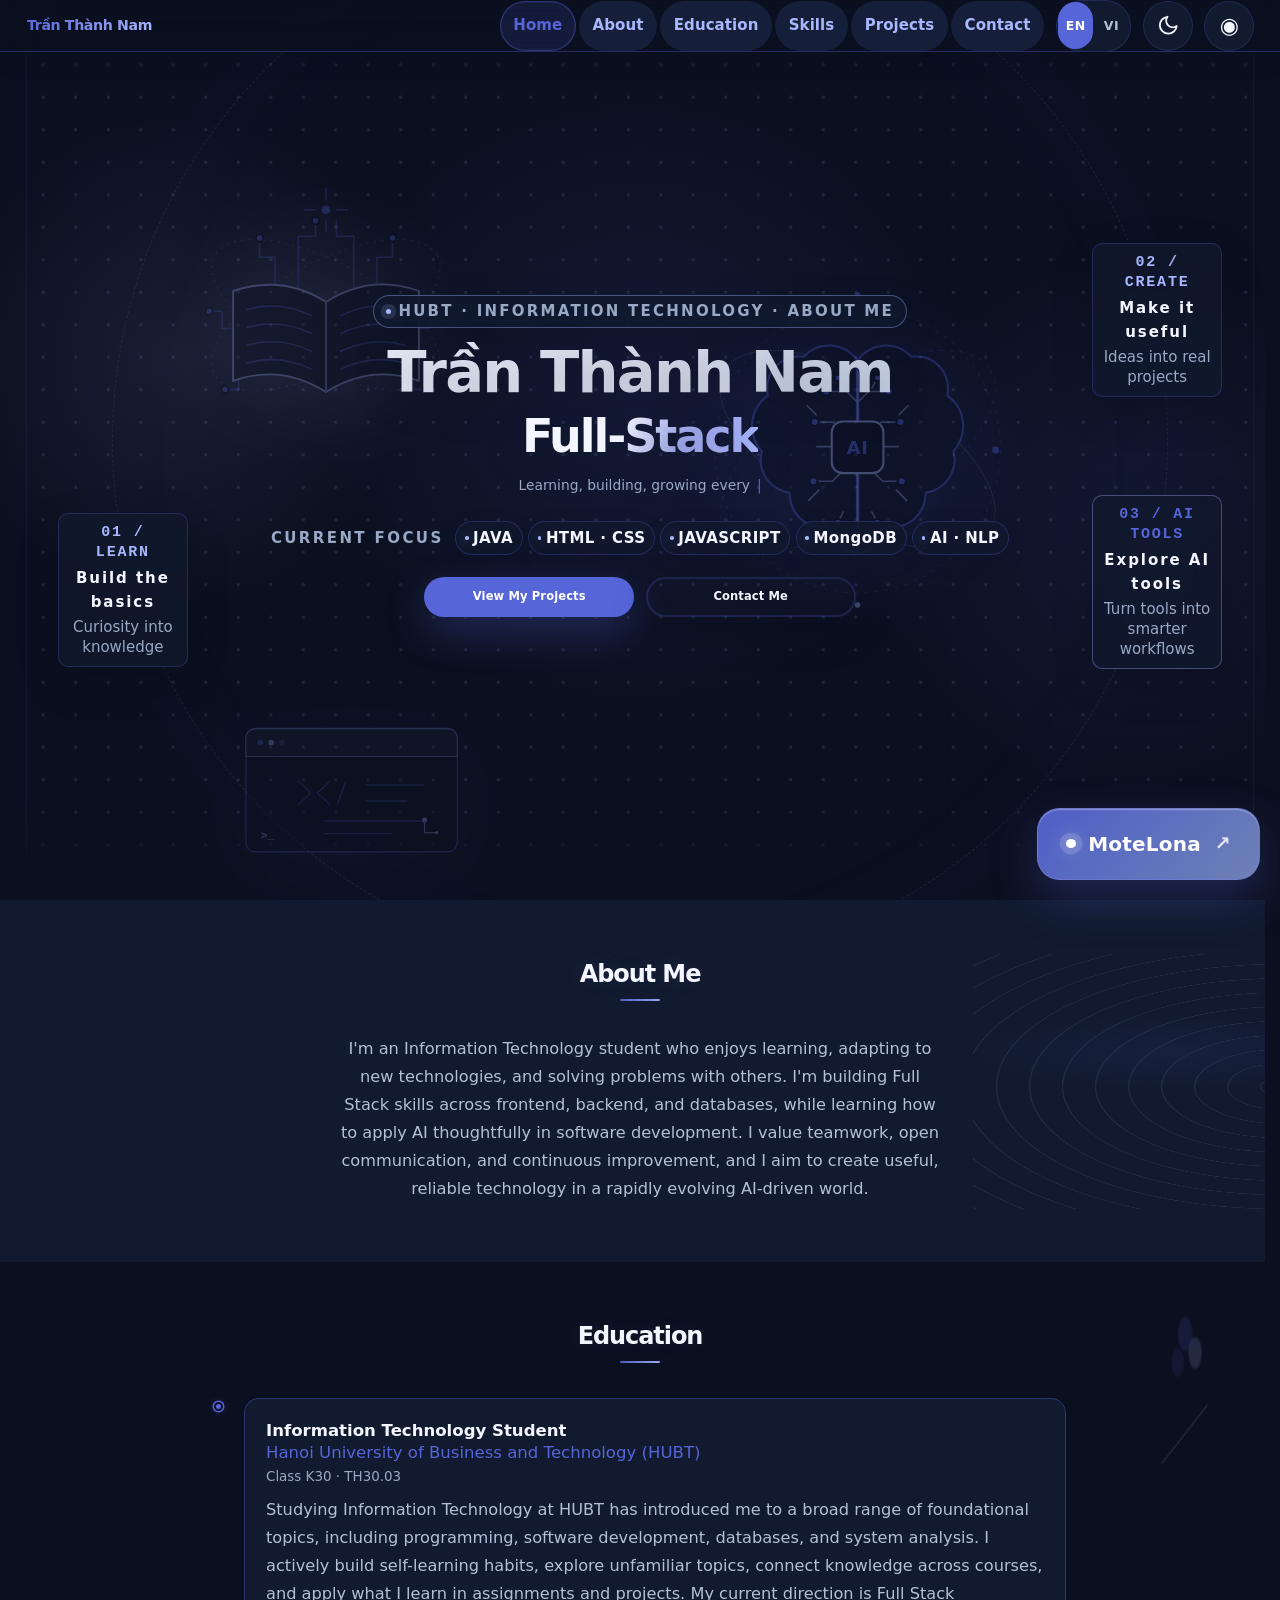
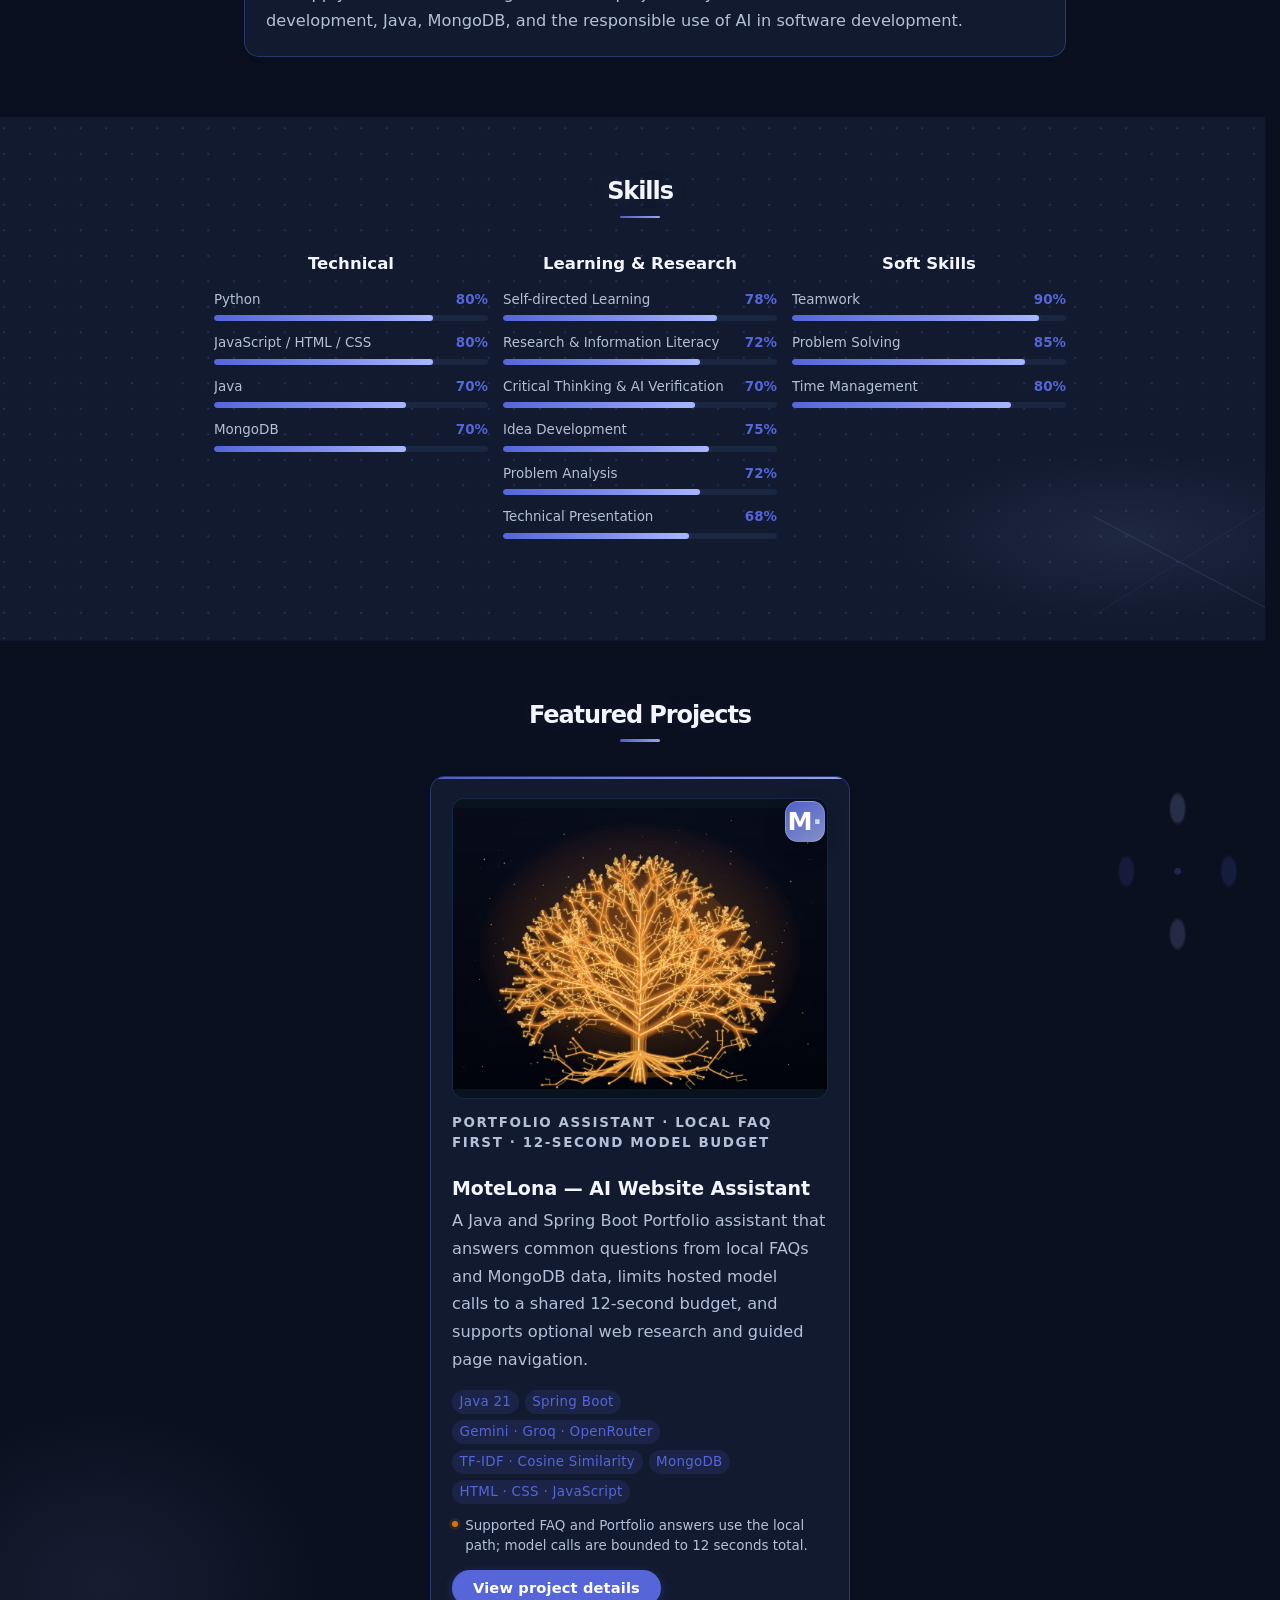
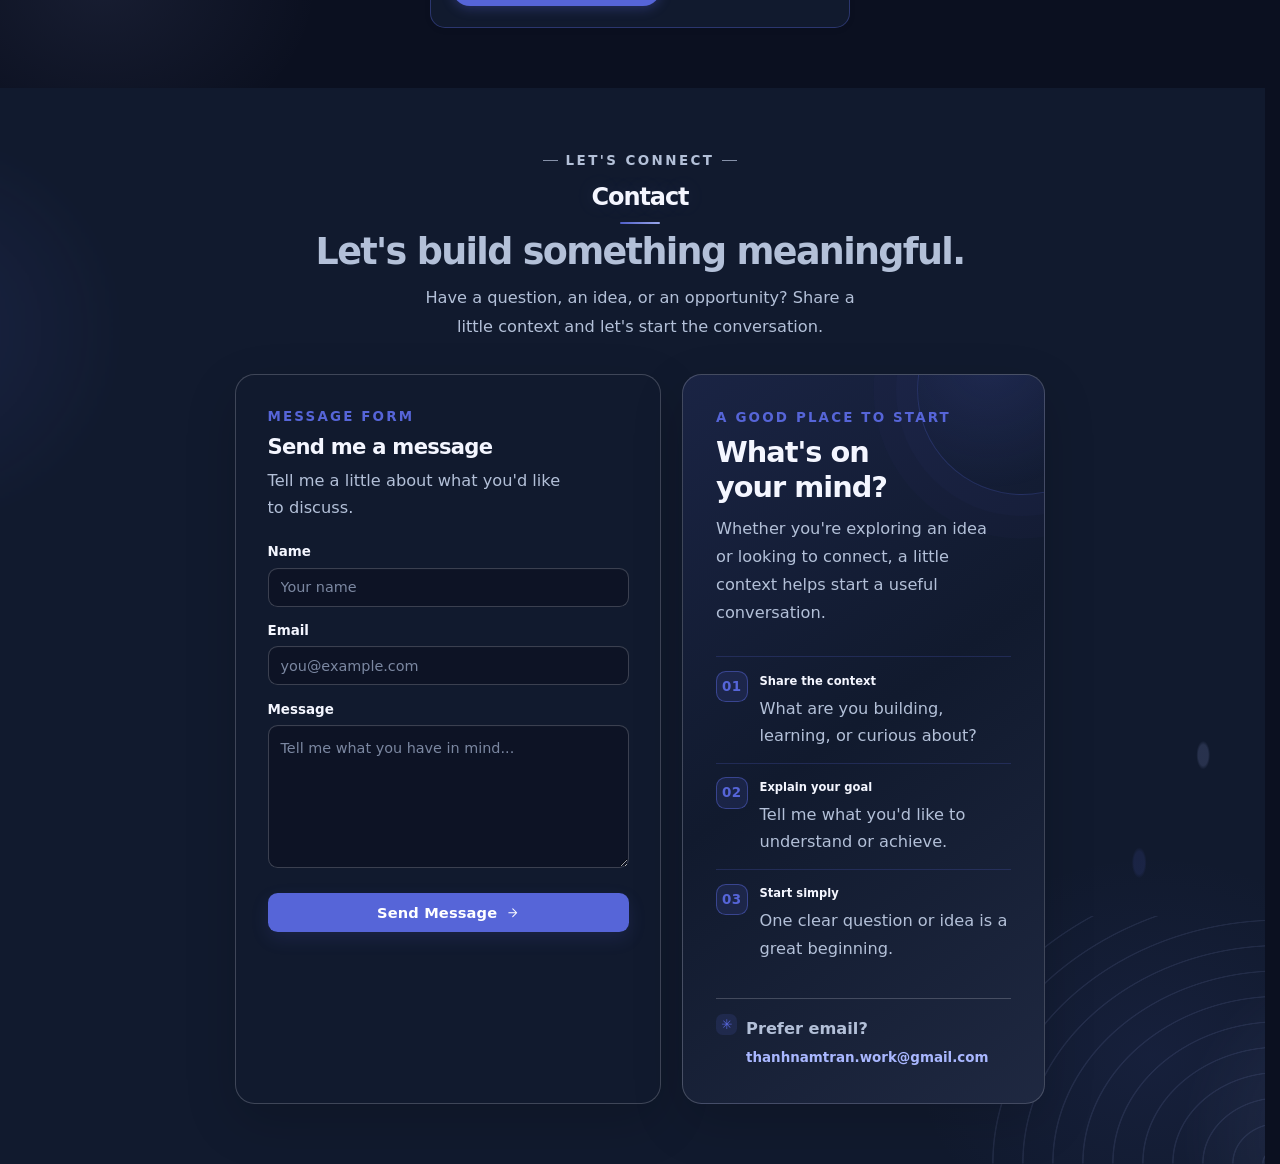
<file: index.html>
<!DOCTYPE html>
<html lang="en">
<head>
<meta charset="utf-8">
<meta name="viewport" content="width=device-width, initial-scale=1, viewport-fit=cover">
<title>Trần Thành Nam — Full-Stack Developer | Portfolio</title>
<meta name="description" content="Trần Thành Nam — Information Technology student building practical Full-Stack skills across web development, Java, databases and responsible AI-assisted software engineering." data-en="Trần Thành Nam — Information Technology student building practical Full-Stack skills across web development, Java, databases and responsible AI-assisted software engineering." data-vi="Trần Thành Nam — Sinh viên Công nghệ thông tin đang phát triển kỹ năng Full Stack qua các dự án web, Java, cơ sở dữ liệu và ứng dụng AI có trách nhiệm.">
<meta name="theme-color" content="#0B1020">
<meta property="og:type" content="website">
<meta property="og:title" content="Trần Thành Nam — Full-Stack Developer Portfolio" data-en="Trần Thành Nam — Full-Stack Developer Portfolio" data-vi="Trần Thành Nam — Hồ sơ lập trình viên Full Stack">
<meta property="og:description" content="Learning, building and growing through Full-Stack development, Java, databases and AI-assisted projects." data-en="Learning, building and growing through Full-Stack development, Java, databases and AI-assisted projects." data-vi="Học hỏi, xây dựng và phát triển qua các dự án Full Stack, Java, cơ sở dữ liệu và ứng dụng AI.">
<meta property="og:image" content="./assets/images/narrow-ai.jpg">
<meta name="twitter:card" content="summary_large_image">
<link rel="icon" href="data:image/svg+xml,%3Csvg%20xmlns%3D%27http%3A%2F%2Fwww.w3.org%2F2000%2Fsvg%27%20viewBox%3D%270%200%2040%2040%27%3E%3Cdefs%3E%3ClinearGradient%20id%3D%27g%27%20x1%3D%270%27%20y1%3D%270%27%20x2%3D%271%27%20y2%3D%271%27%3E%3Cstop%20stop-color%3D%27%234957C8%27/%3E%3Cstop%20offset%3D%271%27%20stop-color%3D%27%23A9B7FF%27/%3E%3C/linearGradient%3E%3C/defs%3E%3Crect%20width%3D%2740%27%20height%3D%2740%27%20rx%3D%2710%27%20fill%3D%27url(%23g)%27/%3E%3Ctext%20x%3D%2720%27%20y%3D%2727%27%20font-family%3D%27Arial,sans-serif%27%20font-size%3D%2720%27%20font-weight%3D%27700%27%20fill%3D%27%23ffffff%27%20text-anchor%3D%27middle%27%3EM%C2%B7%3C/text%3E%3C/svg%3E">
<link rel="stylesheet" href="./assets/css/animfolio-base.css">
<link rel="stylesheet" href="./assets/css/animfolio-animations.css">
<link rel="stylesheet" href="./assets/css/animfolio-nav.css?v=20261122-midnight-indigo">
<link rel="stylesheet" href="./assets/css/animfolio-gallery.css">

<link rel="stylesheet" href="./assets/css/animfolio-print.css" media="print">
<link rel="stylesheet" href="./assets/css/format.css?v=20261122-midnight-indigo">
<link rel="stylesheet" href="./assets/css/animfolio-contact.css">
<link rel="stylesheet" href="./assets/css/portfolio-theme.css?v=20261122-midnight-indigo">
<style id="animfolio-theme-vars">
.animfolio-container {
	--animfolio-accent: #5665D8 !important;
	--animfolio-accent-hover: #4F5DC7 !important;
	--animfolio-accent-light: rgba(86, 101, 216, 0.14) !important;
	--animfolio-accent-subtle: rgba(86, 101, 216, 0.18) !important;
	--animfolio-accent-shadow: rgba(86, 101, 216, 0.32) !important;
	--animfolio-accent-glow: rgba(86, 101, 216, 0.42) !important;
	--animfolio-secondary: #A9B7FF !important;
	--animfolio-secondary-hover: #95A6FA !important;
	--animfolio-secondary-light: rgba(169, 183, 255, 0.16) !important;
	--animfolio-on-accent: #FFFFFF !important;
	
	--animfolio-accent-rgb: 86, 101, 216;
	--animfolio-secondary-rgb: 169, 183, 255;
	--animfolio-accent-text: #A9B7FF;
	--animfolio-secondary-text: #151B35;
	--animfolio-gradient: linear-gradient(120deg, #5665D8 0%, #A9B7FF 100%);
	--animfolio-on-secondary: #151B35 !important;
	--animfolio-bg: #0B1020;
	--animfolio-bg-secondary: #111A2E;
	--animfolio-bg-tertiary: #1A2740;
	--animfolio-text: #F4F6FF;
	--animfolio-text-secondary: #B3C0D8;
	--animfolio-text-muted: #9AA8C4;
	--animfolio-border: rgba(244, 246, 255, 0.11);
	--animfolio-border-strong: rgba(244, 246, 255, 0.2);
	--animfolio-surface: #111A2E;
	--animfolio-surface-hover: #1A2740;
	--animfolio-overlay: rgba(0, 0, 0, 0.75);
	--animfolio-success: #22c55e;
	--animfolio-warning: #f59e0b;
	--animfolio-error: #ef4444;
	--animfolio-info: #3b82f6;
	--animfolio-font-heading: system-ui, -apple-system, BlinkMacSystemFont, 'Segoe UI', sans-serif;
	--animfolio-font-body: system-ui, -apple-system, BlinkMacSystemFont, 'Segoe UI', sans-serif;
	--animfolio-font-mono: ui-monospace, 'SFMono-Regular', Menlo, Monaco, Consolas, 'Liberation Mono', monospace;
	--animfolio-font-size-base: 16px;
	--animfolio-font-size-h1: clamp(2.5rem, 5vw, 4rem);
	--animfolio-font-size-h2: clamp(1.75rem, 3.5vw, 2.5rem);
	--animfolio-font-size-h3: 1.5rem;
	--animfolio-font-size-h4: 1.25rem;
	--animfolio-font-weight-bold: 700;
	--animfolio-font-weight-medium: 500;
	--animfolio-line-height: 1.6;
	--animfolio-letter-spacing: 0em;
	--animfolio-container-width: 1200px;
	--animfolio-section-spacing: 100px;
	--animfolio-radius: 12px;
	--animfolio-radius-sm: 6px;
	--animfolio-radius-lg: 16px;
	--animfolio-shadow-sm: 0 1px 2px rgba(0, 0, 0, 0.1);
	--animfolio-shadow-md: 0 4px 12px rgba(0, 0, 0, 0.15);
	--animfolio-shadow-lg: 0 10px 30px rgba(0, 0, 0, 0.2);
	--animfolio-shadow-xl: 0 20px 50px rgba(0, 0, 0, 0.3);
	--animfolio-duration: 0.6s;
	--animfolio-delay: 0s;
	--animfolio-easing: cubic-bezier(0.4, 0, 0.2, 1);
	--animfolio-easing-bounce: cubic-bezier(0.34, 1.56, 0.64, 1);
	--animfolio-stagger: 0.1s;
	--animfolio-transition-fast: 150ms ease;
	--animfolio-transition-normal: 300ms ease;
	--animfolio-transition-slow: 500ms ease;
	--animfolio-z-base: 1;
	--animfolio-z-dropdown: 100;
	--animfolio-z-sticky: 200;
	--animfolio-z-nav: 300;
	--animfolio-z-modal: 400;
	--animfolio-z-lightbox: 500;
	--animfolio-z-tooltip: 600;
	--animfolio-z-cursor: 700;
}
.animfolio-container--light, .animfolio-container[data-animfolio-scheme="light"] {
	--animfolio-bg: #F6F7FC;
	--animfolio-bg-secondary: #EEF0F8;
	--animfolio-bg-tertiary: #E5E8F3;
	--animfolio-text: #1B2240;
	--animfolio-text-secondary: #48506B;
	--animfolio-text-muted: #63708D;
	--animfolio-border: rgba(27, 34, 64, 0.12);
	--animfolio-border-strong: rgba(27, 34, 64, 0.2);
	--animfolio-surface: #FFFFFF;
	--animfolio-surface-hover: #F1F3FA;
	--animfolio-overlay: rgba(0, 0, 0, 0.5);
	--animfolio-shadow-sm: 0 1px 2px rgba(0, 0, 0, 0.05);
	--animfolio-shadow-md: 0 4px 12px rgba(0, 0, 0, 0.08);
	--animfolio-shadow-lg: 0 10px 30px rgba(0, 0, 0, 0.1);
	--animfolio-shadow-xl: 0 20px 50px rgba(0, 0, 0, 0.15);
	--animfolio-accent-light: rgba(73, 87, 200, 0.09) !important;
	--animfolio-accent-subtle: rgba(73, 87, 200, 0.06) !important;
	--animfolio-accent-shadow: rgba(73, 87, 200, 0.20) !important;
	--animfolio-accent-glow: rgba(73, 87, 200, 0.15) !important;
	--animfolio-on-accent: #ffffff !important;
	--animfolio-on-secondary: #FFFFFF !important;
}
@media (prefers-color-scheme: light) {
	.animfolio-container--auto {
		--animfolio-bg: #F6F7FC;
		--animfolio-bg-secondary: #EEF0F8;
		--animfolio-bg-tertiary: #E5E8F3;
		--animfolio-text: #1B2240;
		--animfolio-text-secondary: #48506B;
		--animfolio-text-muted: #63708D;
		--animfolio-border: rgba(27, 34, 64, 0.12);
		--animfolio-border-strong: rgba(27, 34, 64, 0.2);
		--animfolio-surface: #FFFFFF;
		--animfolio-surface-hover: #F1F3FA;
		--animfolio-overlay: rgba(0, 0, 0, 0.5);
		--animfolio-shadow-sm: 0 1px 2px rgba(0, 0, 0, 0.05);
		--animfolio-shadow-md: 0 4px 12px rgba(0, 0, 0, 0.08);
		--animfolio-shadow-lg: 0 10px 30px rgba(0, 0, 0, 0.1);
		--animfolio-shadow-xl: 0 20px 50px rgba(0, 0, 0, 0.15);
		--animfolio-accent-light: rgba(73, 87, 200, 0.09) !important;
		--animfolio-accent-subtle: rgba(73, 87, 200, 0.06) !important;
		--animfolio-accent-shadow: rgba(73, 87, 200, 0.20) !important;
		--animfolio-accent-glow: rgba(73, 87, 200, 0.15) !important;
		--animfolio-on-accent: #ffffff !important;
		--animfolio-on-secondary: #FFFFFF !important;
	}
}

.animfolio-container *,.animfolio-container *::before,.animfolio-container *::after{box-sizing:border-box}html{scroll-behavior:smooth;-webkit-font-smoothing:antialiased;-moz-osx-font-smoothing:grayscale}body{margin:0;padding:0;background:#0B1020;color:#F4F6FF;font-family:var(--animfolio-font-body,'Inter',-apple-system,BlinkMacSystemFont,'Segoe UI',sans-serif);font-size:var(--animfolio-font-size-base,16px);line-height:var(--animfolio-line-height,1.6);overflow-x:hidden}body.admin-bar{padding-top:32px}body.admin-bar .animfolio-nav--sticky{top:32px}@media screen and (max-width:782px){body.admin-bar{padding-top:46px}body.admin-bar .animfolio-nav--sticky{top:46px}}.wp-site-blocks,.entry-content,.page-content,.post-content{all:unset;display:block}
/*# sourceURL=animfolio-base-inline-css */
</style>
<style id="animfolio-nature-enhancements">
.animfolio-container {
  --animfolio-gradient: linear-gradient(120deg, var(--animfolio-accent) 0%, var(--animfolio-secondary) 100%);
  position: relative;
  isolation: isolate;
}

/* Keep the landing hero visually clean: no botanical texture or decorative backdrop. */
.animfolio-container #hero,
.animfolio-container .animfolio-section--hero {
  background-image: none !important;
  background-repeat: no-repeat !important;
}

/* ABOUT — quiet landscape/topographic contours, suggesting an open horizon. */
.animfolio-container #about {
  background-image:
    radial-gradient(ellipse at 92% 42%, color-mix(in srgb, var(--animfolio-accent) 9%, transparent), transparent 18rem),
    repeating-radial-gradient(ellipse at 100% 52%, transparent 0 25px, color-mix(in srgb, var(--animfolio-secondary) 10%, transparent) 26px 27px, transparent 28px 44px) !important;
  background-repeat: no-repeat !important;
  background-size: 100% 100%, 410px 340px !important;
  background-position: center, right center !important;
}

/* EDUCATION — two delicate leaf forms and a fine stem/page-line motif. */
.animfolio-container #education {
  background-image:
    radial-gradient(ellipse 14px 34px at 91% 31%, color-mix(in srgb, var(--animfolio-accent) 14%, transparent) 0 58%, transparent 76%),
    radial-gradient(ellipse 13px 31px at 95% 41%, color-mix(in srgb, var(--animfolio-secondary) 15%, transparent) 0 58%, transparent 76%),
    radial-gradient(ellipse 12px 28px at 88% 46%, color-mix(in srgb, var(--animfolio-accent) 10%, transparent) 0 58%, transparent 76%),
    linear-gradient(128deg, transparent 0 88%, color-mix(in srgb, var(--animfolio-secondary) 10%, transparent) 88.2% 88.6%, transparent 88.8%) !important;
  background-repeat: no-repeat !important;
  background-size: 330px 250px !important;
  background-position: right 7% top 5%, right 7% top 5%, right 7% top 5%, right 7% top 5% !important;
}

/* SKILLS — knowledge constellation: small nodes connected by faint lines. */
.animfolio-container #skills {
  background-image:
    radial-gradient(circle, color-mix(in srgb, var(--animfolio-accent) 28%, transparent) 1.4px, transparent 2px),
    linear-gradient(28deg, transparent 0 48%, color-mix(in srgb, var(--animfolio-secondary) 9%, transparent) 48.2% 48.6%, transparent 48.8%),
    linear-gradient(148deg, transparent 0 48%, color-mix(in srgb, var(--animfolio-accent) 7%, transparent) 48.2% 48.6%, transparent 48.8%),
    radial-gradient(ellipse at 88% 80%, color-mix(in srgb, var(--animfolio-secondary) 9%, transparent), transparent 19rem) !important;
  background-repeat: repeat, no-repeat, no-repeat, no-repeat !important;
  background-size: 34px 34px, 250px 210px, 250px 210px, 100% 100% !important;
  background-position: right 18px bottom 20px, right bottom, right bottom, center !important;
}

/* PROJECTS — a soft blossom cluster, with petals kept in the section corners. */
.animfolio-container #projects {
  background-image:
    radial-gradient(ellipse 15px 29px at 92% 16%, color-mix(in srgb, var(--animfolio-secondary) 18%, transparent) 0 58%, transparent 78%),
    radial-gradient(ellipse 15px 29px at 96% 22%, color-mix(in srgb, var(--animfolio-accent) 15%, transparent) 0 58%, transparent 78%),
    radial-gradient(ellipse 15px 29px at 92% 28%, color-mix(in srgb, var(--animfolio-secondary) 16%, transparent) 0 58%, transparent 78%),
    radial-gradient(ellipse 15px 29px at 88% 22%, color-mix(in srgb, var(--animfolio-accent) 14%, transparent) 0 58%, transparent 78%),
    radial-gradient(circle at 92% 22%, color-mix(in srgb, var(--animfolio-accent) 26%, transparent) 0 4px, transparent 5px),
    radial-gradient(ellipse at 8% 90%, color-mix(in srgb, var(--animfolio-secondary) 8%, transparent), transparent 18rem) !important;
  background-repeat: no-repeat !important;
  background-size: 100% 100% !important;
  background-position: center !important;
}

/* CONTACT — a gentle climbing-vine curve with a few understated leaf silhouettes. */
.animfolio-container #contact {
  background-image:
    repeating-radial-gradient(ellipse at 100% 100%, transparent 0 22px, color-mix(in srgb, var(--animfolio-secondary) 10%, transparent) 23px 24px, transparent 25px 40px),
    radial-gradient(ellipse 13px 27px at 89% 72%, color-mix(in srgb, var(--animfolio-accent) 13%, transparent) 0 55%, transparent 76%),
    radial-gradient(ellipse 12px 25px at 94% 62%, color-mix(in srgb, var(--animfolio-secondary) 15%, transparent) 0 55%, transparent 76%),
    radial-gradient(ellipse at 90% 90%, color-mix(in srgb, var(--animfolio-accent) 8%, transparent), transparent 20rem) !important;
  background-repeat: no-repeat !important;
  background-size: 390px 330px, 100% 100%, 100% 100%, 100% 100% !important;
  background-position: right bottom, center, center, center !important;
}

.animfolio-skills__bar-fill {
  background: linear-gradient(100deg, var(--animfolio-accent) 0%, color-mix(in srgb, var(--animfolio-accent) 48%, var(--animfolio-secondary)) 58%, var(--animfolio-secondary) 100%);
}
.animfolio-section__title {
  text-shadow: 0 0 28px color-mix(in srgb, var(--animfolio-secondary) 12%, transparent);
}
.animfolio-card--bordered {
  border-color: color-mix(in srgb, var(--animfolio-accent) 26%, var(--animfolio-border));
}
.animfolio-card--bordered:hover {
  border-color: color-mix(in srgb, var(--animfolio-secondary) 68%, var(--animfolio-accent));
  box-shadow: 0 14px 38px color-mix(in srgb, var(--animfolio-accent) 15%, transparent);
}
.animfolio-color-picker__swatch--tree { background: linear-gradient(135deg, #247A53 0%, #91B96A 100%); }
.animfolio-color-picker__swatch--peach { background: linear-gradient(135deg, #B8426D 0%, #F0A2B2 100%); }
.animfolio-color-picker__swatch--apricot { background: linear-gradient(135deg, #986005 0%, #EBC45D 100%); }
@media (prefers-reduced-motion: no-preference) {
  .animfolio-card--bordered:hover { transition: border-color .25s ease, box-shadow .25s ease, transform .25s ease; }
}
@media (max-width: 640px) {
  .animfolio-container #education { background-size: 240px 190px !important; opacity: 1; }
  .animfolio-container #skills { background-size: 28px 28px, 180px 160px, 180px 160px, 100% 100% !important; }
  .animfolio-container #projects { background-size: 100% 100% !important; }
  .animfolio-container #contact { background-size: 250px 240px, 100% 100%, 100% 100%, 100% 100% !important; }
}
</style>
<script>
document.documentElement.className+=" animfolio-js";(function(){function r(){if(window.animfolio&&window.animfolio._initialized){return;}var e=document.querySelectornll("[data-animfolio-animate]:not(.animfolio-visible),.animfolio-stagger__item:not(.animfolio-visible)");for(var i=0;i<e.length;i++){e[i].classList.add("animfolio-visible");}}if(document.readyState==="complete"){setTimeout(r,1500);}else{window.addEventListener("load",function(){setTimeout(r,1500);});}setTimeout(r,4000);})();
//# sourceURL=animfolio-failsafe-js-after
</script>

<style id="animfolio-language-switch-style">
.animfolio-language-switch {
  display: inline-flex;
  align-items: center;
  gap: 3px;
  margin-inline-end: 8px;
  padding: 3px;
  border: 1px solid var(--animfolio-border, rgba(128,128,128,.25));
  border-radius: 999px;
  background: var(--animfolio-surface, rgba(128,128,128,.08));
  flex: 0 0 auto;
}
.animfolio-language-switch__button {
  appearance: none;
  border: 0;
  border-radius: 999px;
  min-width: 34px;
  padding: 6px 8px;
  color: var(--animfolio-text-secondary, currentColor);
  background: transparent;
  font: inherit;
  font-size: 11px;
  font-weight: 800;
  line-height: 1.2;
  letter-spacing: .04em;
  cursor: pointer;
  transition: background .2s ease, color .2s ease, transform .2s ease;
}
.animfolio-language-switch__button:hover { transform: translateY(-1px); }
.animfolio-language-switch__button.is-active {
  color: var(--animfolio-on-accent, #fff);
  background: var(--animfolio-accent, #D97706);
}
.animfolio-language-switch__button:focus-visible {
  outline: 2px solid var(--animfolio-accent, #D97706);
  outline-offset: 2px;
}
@media (max-width: 760px) {
  .animfolio-language-switch { margin-inline-end: 5px; }
  .animfolio-language-switch__button { min-width: 30px; padding: 6px 7px; }
}
</style>


<link rel="stylesheet" href="./assets/css/responsive-overrides.css?v=20261122-midnight-indigo">
<link rel="stylesheet" href="./assets/css/homepage-polish.css?v=20261122-midnight-indigo">
<link rel="stylesheet" href="./assets/css/portfolio-ultimate.css?v=20261122-midnight-indigo">
<link rel="stylesheet" href="./assets/css/portfolio-refined.css?v=20261122-midnight-indigo">
<link rel="stylesheet" href="./assets/css/portfolio-visual-scale.css?v=20261112-67scale">
    <link rel="stylesheet" href="./assets/css/typography-refinement.css?v=20261113-type">
<script src="./assets/js/homepage-zoom.js"></script>
</head>
<body>
<!-- ============================================================
     CONFIG — set your email for the contact form (FormSubmit.co).
     First submission emails you a one-time confirmation link; click it
     once and every message afterwards lands in your inbox. See README.
     ============================================================ -->
<script>window.ANIMFOLIO_CONTACT_EMAIL = "thanhnamtran.work@gmail.com";</script>

<div class="animfolio-container animfolio-container--dark animfolio-container--format-11 animfolio-container--one-page" data-portfolio-theme="midnight" data-animfolio-scheme="dark" data-animfolio-format="format-11-student" data-animfolio-intensity="medium"><a href="#hero" class="animfolio-skip-link">Skip to main content</a><nav class="animfolio-nav animfolio-nav--horizontal animfolio-nav--sticky" role="navigation" aria-label="Portfolio navigation"><a href="#hero" class="animfolio-nav__logo" aria-label="Trần Thành Nam — Home"><span class="animfolio-nav__logo-full">Trần Thành Nam</span><span class="animfolio-nav__logo-short" aria-hidden="true">Nam</span></a><button class="animfolio-nav__toggle" type="button" aria-expanded="false" aria-controls="animfolio-nav-menu" aria-label="Toggle navigation"><span class="animfolio-nav__toggle-bar" aria-hidden="true"></span><span class="animfolio-nav__toggle-bar" aria-hidden="true"></span><span class="animfolio-nav__toggle-bar" aria-hidden="true"></span></button><ul class="animfolio-nav__list" id="animfolio-nav-menu"><li class="animfolio-nav__item"><a href="#hero" class="animfolio-nav__link" data-animfolio-section="hero">Home</a></li><li class="animfolio-nav__item"><a href="#about" class="animfolio-nav__link" data-animfolio-section="about">About</a></li><li class="animfolio-nav__item"><a href="#education" class="animfolio-nav__link" data-animfolio-section="education">Education</a></li><li class="animfolio-nav__item"><a href="#skills" class="animfolio-nav__link" data-animfolio-section="skills">Skills</a></li><li class="animfolio-nav__item"><a href="#projects" class="animfolio-nav__link" data-animfolio-section="projects">Projects</a></li><li class="animfolio-nav__item"><a href="#contact" class="animfolio-nav__link" data-animfolio-section="contact">Contact</a></li></ul><div class="animfolio-language-switch" role="group" aria-label="Choose website language">
<button type="button" class="animfolio-language-switch__button is-active" data-language="en" aria-pressed="true" lang="en">EN</button>
<button type="button" class="animfolio-language-switch__button" data-language="vi" aria-pressed="false" lang="vi">VI</button>
</div>
<button class="animfolio-theme-toggle" type="button" aria-label="Toggle dark mode" title="Toggle light and dark theme"><span class="animfolio-theme-toggle__icon animfolio-theme-toggle__icon--sun" aria-hidden="true"><svg width="20" height="20" viewBox="0 0 24 24" fill="none" stroke="currentColor" stroke-width="2" stroke-linecap="round" stroke-linejoin="round"><circle cx="12" cy="12" r="5"></circle><line x1="12" y1="1" x2="12" y2="3"></line><line x1="12" y1="21" x2="12" y2="23"></line><line x1="4.22" y1="4.22" x2="5.64" y2="5.64"></line><line x1="18.36" y1="18.36" x2="19.78" y2="19.78"></line><line x1="1" y1="12" x2="3" y2="12"></line><line x1="21" y1="12" x2="23" y2="12"></line><line x1="4.22" y1="19.78" x2="5.64" y2="18.36"></line><line x1="18.36" y1="5.64" x2="19.78" y2="4.22"></line></svg></span><span class="animfolio-theme-toggle__icon animfolio-theme-toggle__icon--moon" aria-hidden="true"><svg width="20" height="20" viewBox="0 0 24 24" fill="none" stroke="currentColor" stroke-width="2" stroke-linecap="round" stroke-linejoin="round"><path d="M21 12.79A9 9 0 1 1 11.21 3 7 7 0 0 0 21 12.79z"></path></svg></span></button><details class="animfolio-color-picker">
<summary class="animfolio-color-picker__trigger" title="Choose color scheme" aria-label="Choose color scheme"><span aria-hidden="true">◉</span></summary>
<div class="animfolio-color-picker__menu" role="group" aria-label="Color schemes">
<span class="animfolio-color-picker__heading">Colors</span>
<button type="button" class="animfolio-color-picker__option" data-color-theme="tree" title="Green Canopy" aria-pressed="false"><span class="animfolio-color-picker__swatch animfolio-color-picker__swatch--tree" aria-hidden="true"></span><span>Green Canopy</span></button>
<button type="button" class="animfolio-color-picker__option" data-color-theme="peach" title="Peach Blossom" aria-pressed="false"><span class="animfolio-color-picker__swatch animfolio-color-picker__swatch--peach" aria-hidden="true"></span><span>Peach Blossom</span></button>
<button type="button" class="animfolio-color-picker__option" data-color-theme="apricot" title="Golden Apricot" aria-pressed="false"><span class="animfolio-color-picker__swatch animfolio-color-picker__swatch--apricot" aria-hidden="true"></span><span>Golden Apricot</span></button>
<button type="button" class="animfolio-color-picker__option" data-color-theme="rainbow" title="Rainbow Spectrum" aria-pressed="false"><span class="animfolio-color-picker__swatch animfolio-color-picker__swatch--rainbow" aria-hidden="true"></span><span>Rainbow Spectrum</span></button>
</div></details></nav><section id="hero" class="animfolio-section animfolio-section--hero animfolio-section--align-center" data-animfolio-section="hero"><div class="animfolio-inner">
<div class="animfolio-hero"><svg class="animfolio-hero__ai-art" viewBox="0 0 640 640" aria-hidden="true" focusable="false">
	<defs>
		<radialGradient id="animfolio-ai-glow"><stop offset="0" stop-color="var(--animfolio-accent)" stop-opacity=".2"></stop><stop offset="1" stop-color="var(--animfolio-accent)" stop-opacity="0"></stop></radialGradient>
	</defs>
	<circle cx="320" cy="320" r="258" fill="url(#animfolio-ai-glow)"></circle>
	<ellipse class="animfolio-hero__ai-orbit" cx="320" cy="320" rx="228" ry="102" transform="rotate(-31 320 320)"></ellipse>
	<ellipse class="animfolio-hero__ai-orbit animfolio-hero__ai-orbit--secondary" cx="320" cy="320" rx="228" ry="102" transform="rotate(31 320 320)"></ellipse>
	<circle class="animfolio-hero__ai-orbit" cx="320" cy="320" r="210"></circle>
	<path class="animfolio-hero__ai-brain" d="M319 187c-20-26-58-28-78-4-34-5-59 24-53 57-27 19-31 56-9 82-7 30 12 56 41 61 0 31 24 53 54 49 13 25 28 39 45 39V187Z"></path>
	<path class="animfolio-hero__ai-brain" d="M321 187c20-26 58-28 78-4 34-5 59 24 53 57 27 19 31 56 9 82 7 30-12 56-41 61 0 31-24 53-54 49-13 25-28 39-45 39V187Z"></path>
	<path class="animfolio-hero__ai-circuit" d="M320 205v228M274 234h30l16 16v32l-22 22v32l22 22v38M366 234h-30l-16 16M257 279h28l17 17M255 366h28l15-15M383 279h-28l-17 17M385 366h-28l-15-15M320 260v17M320 353v18M260 315h22M358 315h22"></path>
	<path class="animfolio-hero__ai-circuit" d="M246 255l13 13M394 255l-13 13M248 394l15-15M392 394l-15-15M291 214l8 15M349 214l-8 15M291 426l8-15M349 426l-8-15"></path>
	<rect class="animfolio-hero__ai-chip" x="282" y="278" width="76" height="76" rx="16"></rect>
	<text class="animfolio-hero__ai-label" x="320" y="326" text-anchor="middle">AI</text>
	<circle class="animfolio-hero__ai-node" cx="274" cy="234" r="6"></circle><circle class="animfolio-hero__ai-node" cx="366" cy="234" r="6"></circle>
	<circle class="animfolio-hero__ai-node" cx="257" cy="279" r="6"></circle><circle class="animfolio-hero__ai-node" cx="383" cy="279" r="6"></circle>
	<circle class="animfolio-hero__ai-node" cx="255" cy="366" r="6"></circle><circle class="animfolio-hero__ai-node" cx="385" cy="366" r="6"></circle>
	<circle class="animfolio-hero__ai-node" cx="291" cy="214" r="5"></circle><circle class="animfolio-hero__ai-node" cx="349" cy="214" r="5"></circle>
	<circle class="animfolio-hero__ai-node" cx="291" cy="426" r="5"></circle><circle class="animfolio-hero__ai-node" cx="349" cy="426" r="5"></circle>
	<circle cx="117" cy="320" r="5" fill="var(--animfolio-secondary)"></circle><circle cx="523" cy="320" r="5" fill="var(--animfolio-accent)"></circle>
	<circle cx="320" cy="92" r="4" fill="var(--animfolio-accent)"></circle><circle cx="320" cy="548" r="4" fill="var(--animfolio-secondary)"></circle>
</svg><svg class="animfolio-hero__learning-art" viewBox="0 0 520 520" aria-hidden="true" focusable="false">
	<defs>
		<radialGradient id="animfolio-learning-glow"><stop offset="0" stop-color="var(--animfolio-secondary)" stop-opacity=".2"></stop><stop offset="1" stop-color="var(--animfolio-secondary)" stop-opacity="0"></stop></radialGradient>
	</defs>
	<circle cx="260" cy="260" r="224" fill="url(#animfolio-learning-glow)"></circle>
	<ellipse class="animfolio-hero__learning-orbit" cx="260" cy="260" rx="205" ry="86" transform="rotate(-28 260 260)"></ellipse>
	<ellipse class="animfolio-hero__learning-orbit" cx="260" cy="260" rx="205" ry="86" transform="rotate(28 260 260)"></ellipse>
	<path class="animfolio-hero__learning-circuit" d="M177 222v-56h-25v-31M215 222v-90h28v-25M343 222v-56h25v-31M305 222v-90h-28v-25M125 282H91v-28H70M395 282h34v-28h21M147 353h-29v28H96M373 353h29v28h22"></path>
	<path class="animfolio-hero__learning-book" d="M260 385c-48-30-98-37-151-18V221c54-18 105-12 151 18v146Z"></path>
	<path class="animfolio-hero__learning-book" d="M260 239c47-30 98-37 151-18v146c-53-19-103-12-151 18V239Z"></path>
	<path class="animfolio-hero__learning-circuit" d="M260 239v146M132 251c36-10 73-5 104 10M132 280c36-10 73-5 104 10M132 309c36-10 73-5 104 10M132 338c36-10 73-5 104 10M284 261c31-15 68-20 104-10M284 290c31-15 68-20 104-10M284 319c31-15 68-20 104-10M284 348c31-15 68-20 104-10"></path>
	<circle class="animfolio-hero__learning-node" cx="152" cy="135" r="6"></circle><circle class="animfolio-hero__learning-node" cx="243" cy="107" r="6"></circle>
	<circle class="animfolio-hero__learning-node" cx="368" cy="135" r="6"></circle><circle class="animfolio-hero__learning-node" cx="70" cy="254" r="6"></circle>
	<circle class="animfolio-hero__learning-node" cx="450" cy="254" r="6"></circle><circle class="animfolio-hero__learning-node" cx="96" cy="381" r="6"></circle>
	<circle class="animfolio-hero__learning-node" cx="424" cy="381" r="6"></circle>
	<circle cx="260" cy="89" r="7" fill="var(--animfolio-accent)"></circle>
	<path d="M260 72v-18M243 89h-18M277 89h18M260 106v18" fill="none" stroke="var(--animfolio-accent)" stroke-width="2" stroke-linecap="round"></path>
</svg><svg class="animfolio-hero__software-art" viewBox="0 0 520 360" aria-hidden="true" focusable="false">
	<defs>
		<radialGradient id="animfolio-software-glow"><stop offset="0" stop-color="var(--animfolio-accent)" stop-opacity=".18"></stop><stop offset="1" stop-color="var(--animfolio-accent)" stop-opacity="0"></stop></radialGradient>
	</defs>
	<ellipse cx="260" cy="190" rx="238" ry="158" fill="url(#animfolio-software-glow)"></ellipse>
	<rect class="animfolio-hero__software-window" x="34" y="48" width="452" height="264" rx="20"></rect>
	<path class="animfolio-hero__software-header" d="M54 49h412a20 20 0 0 1 20 20v39H34V69a20 20 0 0 1 20-20Z"></path>
	<circle cx="65" cy="78" r="6" fill="var(--animfolio-accent)"></circle><circle cx="88" cy="78" r="6" fill="var(--animfolio-secondary)"></circle><circle cx="111" cy="78" r="6" fill="var(--animfolio-accent)" opacity=".55"></circle>
	<path class="animfolio-hero__software-lines" d="m147 162 26 24-26 24m66-48-26 24 26 24m17-1 17-47m43 7h123m-123 34h88m-176 43h211m-211 27h144"></path>
	<text class="animfolio-hero__software-code" x="66" y="285">&gt;_</text>
	<circle class="animfolio-hero__software-node" cx="416" cy="244" r="7"></circle><circle class="animfolio-hero__software-node" cx="442" cy="271" r="5"></circle>
	<path d="M416 251v20h26" fill="none" stroke="var(--animfolio-secondary)" stroke-width="2" stroke-linecap="round"></path>
</svg>
	<div class="animfolio-hero__side-note animfolio-hero__side-note--left" aria-hidden="true">
  <span class="animfolio-hero__side-index">01 / LEARN</span>
  <strong>Build the basics</strong>
  <span>Curiosity into knowledge</span>
</div>
<div class="animfolio-hero__side-note animfolio-hero__side-note--right" aria-hidden="true">
  <span class="animfolio-hero__side-index">02 / CREATE</span>
  <strong>Make it useful</strong>
  <span>Ideas into real projects</span>
</div>
<div class="animfolio-hero__side-note animfolio-hero__side-note--third" aria-hidden="true">
  <span class="animfolio-hero__side-index">03 / AI TOOLS</span>
  <strong>Explore AI tools</strong>
  <span>Turn tools into smarter workflows</span>
</div>
<div class="animfolio-hero__content">
    <div class="animfolio-hero__eyebrow" data-animfolio-animate="fade-up">
      <span class="animfolio-hero__eyebrow-dot" aria-hidden="true"></span>
      <span>HUBT · INFORMATION TECHNOLOGY · ABOUT ME</span>
    </div>
		
					<h1 class="animfolio-hero__name" data-animfolio-animate="fade-up">Trần Thành Nam</h1>
		
					<h2 class="animfolio-hero__title" data-animfolio-animate="fade-up" data-animfolio-delay="0.1">Full-<span>Stack</span></h2>
		
					<div class="animfolio-hero__subtitle animfolio-hero__typed" data-animfolio-typed="[&quot;Learning, building, growing every day.&quot;,&quot;Seeking to leverage AI and pursue personal growth.&quot;,&quot;Passionate about technology and innovation.&quot;]" data-animfolio-typed-vi="[&quot;Học hỏi, xây dựng và phát triển mỗi ngày.&quot;,&quot;Tận dụng AI và không ngừng phát triển bản thân.&quot;,&quot;Đam mê công nghệ và đổi mới sáng tạo.&quot;]" data-animfolio-animate="fade-up" data-animfolio-delay="0.2">Learning, building, growing every day.</div>

          <div class="animfolio-hero__tech-rail" aria-label="Current technology focus" data-animfolio-animate="fade-up" data-animfolio-delay="0.25">
            <span class="animfolio-hero__tech-label">CURRENT FOCUS</span>
            <span class="animfolio-hero__tech-chip">JAVA</span>
            <span class="animfolio-hero__tech-chip">HTML · CSS</span>
            <span class="animfolio-hero__tech-chip">JAVASCRIPT</span>
            <span class="animfolio-hero__tech-chip">MongoDB</span>
            <span class="animfolio-hero__tech-chip">AI · NLP</span>
          </div>
		
					<div class="animfolio-hero__cta" data-animfolio-animate="fade-up" data-animfolio-delay="0.3">
									<a href="#projects" class="animfolio-button animfolio-button--primary animfolio-hero__cta-primary">
						View My Projects					</a>
									<a href="#contact" class="animfolio-button animfolio-button--secondary animfolio-hero__cta-secondary">
						Contact Me					</a>
											</div>
</div>
</div>
</div><!-- .animfolio-inner --></section><section id="about" class="animfolio-section animfolio-section--about animfolio-section--align-center" data-animfolio-section="about"><div class="animfolio-inner"><div class="animfolio-section__header"><h2 class="animfolio-section__title">About Me</h2></div><div class="animfolio-about" data-animfolio-animate="fade-up">
				<div class="animfolio-about__bio">I'm an Information Technology student who enjoys learning, adapting to new technologies, and solving problems with others. I'm building Full Stack skills across frontend, backend, and databases, while learning how to apply AI thoughtfully in software development. I value teamwork, open communication, and continuous improvement, and I aim to create useful, reliable technology in a rapidly evolving AI-driven world.</div>
				
	</div>
</div><!-- .animfolio-inner --></section><section id="education" class="animfolio-section animfolio-section--education animfolio-section--align-center" data-animfolio-section="education"><div class="animfolio-inner"><div class="animfolio-section__header"><h2 class="animfolio-section__title">Education</h2></div>
<div class="animfolio-timeline animfolio-stagger" data-animfolio-animate="fade-up" data-animfolio-stagger="0.1">
	<div class="animfolio-timeline__line"></div>

					<div class="animfolio-timeline__item animfolio-stagger__item" data-animfolio-animate="fade-up" data-animfolio-delay="0.0">
			<div class="animfolio-timeline__dot"></div>
			<div class="animfolio-timeline__content animfolio-card animfolio-card--bordered">
				<div class="animfolio-timeline__role">
					Information Technology Student									</div>
				<div class="animfolio-timeline__company">Hanoi University of Business and Technology (HUBT)</div>
				<div class="animfolio-timeline__date">
					Class K30 · TH30.03				</div>
									<div class="animfolio-timeline__description">Studying Information Technology at HUBT has introduced me to a broad range of foundational topics, including programming, software development, databases, and system analysis. I actively build self-learning habits, explore unfamiliar topics, connect knowledge across courses, and apply what I learn in assignments and projects. My current direction is Full Stack development, Java, MongoDB, and the responsible use of AI in software development.</div>
							</div>
		</div>
					
	</div>
</div><!-- .animfolio-inner --></section><section id="skills" class="animfolio-section animfolio-section--skills animfolio-section--align-center" data-animfolio-section="skills"><div class="animfolio-inner"><div class="animfolio-section__header"><h2 class="animfolio-section__title">Skills</h2></div>
<div class="animfolio-skills animfolio-skills--bars" data-animfolio-animate="fade-up">

			<!-- Progress Bars -->
					<div class="animfolio-grid animfolio-grid--2 animfolio-stagger" data-animfolio-stagger="0.1">
									<div class="animfolio-skills__category animfolio-stagger__item">
						<h3 class="animfolio-skills__category-title">Technical</h3>
						<div class="animfolio-skills__list">
															<div class="animfolio-skills__item">
									<div class="animfolio-skills__label">
										<span>Python</span>
										<span class="animfolio-skills__value">80%</span>
									</div>
									<div class="animfolio-skills__bar">
										<div class="animfolio-skills__bar-fill" style="width: 80%"></div>
									</div>
								</div>
									<div class="animfolio-skills__item">
									<div class="animfolio-skills__label">
										<span>JavaScript / HTML / CSS</span>
										<span class="animfolio-skills__value">80%</span>
									</div>
									<div class="animfolio-skills__bar">
										<div class="animfolio-skills__bar-fill" style="width: 80%"></div>
									</div>
								</div>
																								<div class="animfolio-skills__item">
									<div class="animfolio-skills__label">
										<span>Java</span>
										<span class="animfolio-skills__value">70%</span>
									</div>
									<div class="animfolio-skills__bar">
										<div class="animfolio-skills__bar-fill" style="width: 70%"></div>
									</div>
								</div>
									<div class="animfolio-skills__item">
									<div class="animfolio-skills__label">
										<span>MongoDB</span>
										<span class="animfolio-skills__value">70%</span>
									</div>
									<div class="animfolio-skills__bar">
										<div class="animfolio-skills__bar-fill" style="width: 70%"></div>
									</div>
								</div>
													</div>
					</div>
									<div class="animfolio-skills__category animfolio-stagger__item animfolio-skills__category--learning">
                        <h3 class="animfolio-skills__category-title">Learning &amp; Research</h3>
                        <div class="animfolio-skills__list">
                            <div class="animfolio-skills__item">
                                <div class="animfolio-skills__label"><span>Self-directed Learning</span><span class="animfolio-skills__value">78%</span></div>
                                <div class="animfolio-skills__bar"><div class="animfolio-skills__bar-fill" style="width:78%"></div></div>
                            </div>
                            <div class="animfolio-skills__item">
                                <div class="animfolio-skills__label"><span>Research &amp; Information Literacy</span><span class="animfolio-skills__value">72%</span></div>
                                <div class="animfolio-skills__bar"><div class="animfolio-skills__bar-fill" style="width:72%"></div></div>
                            </div>
                            <div class="animfolio-skills__item">
                                <div class="animfolio-skills__label"><span>Critical Thinking &amp; AI Verification</span><span class="animfolio-skills__value">70%</span></div>
                                <div class="animfolio-skills__bar"><div class="animfolio-skills__bar-fill" style="width:70%"></div></div>
                            </div>
                            <div class="animfolio-skills__item">
                                <div class="animfolio-skills__label"><span>Idea Development</span><span class="animfolio-skills__value">75%</span></div>
                                <div class="animfolio-skills__bar"><div class="animfolio-skills__bar-fill" style="width:75%"></div></div>
                            </div>
                            <div class="animfolio-skills__item">
                                <div class="animfolio-skills__label"><span>Problem Analysis</span><span class="animfolio-skills__value">72%</span></div>
                                <div class="animfolio-skills__bar"><div class="animfolio-skills__bar-fill" style="width:72%"></div></div>
                            </div>
                            <div class="animfolio-skills__item">
                                <div class="animfolio-skills__label"><span>Technical Presentation</span><span class="animfolio-skills__value">68%</span></div>
                                <div class="animfolio-skills__bar"><div class="animfolio-skills__bar-fill" style="width:68%"></div></div>
                            </div>
                        </div>
                    </div>
                    <div class="animfolio-skills__category animfolio-stagger__item">
                        <h3 class="animfolio-skills__category-title">Soft Skills</h3>
						<div class="animfolio-skills__list">
															<div class="animfolio-skills__item">
									<div class="animfolio-skills__label">
										<span>Teamwork</span>
										<span class="animfolio-skills__value">90%</span>
									</div>
									<div class="animfolio-skills__bar">
										<div class="animfolio-skills__bar-fill" style="width: 90%"></div>
									</div>
								</div>
															<div class="animfolio-skills__item">
									<div class="animfolio-skills__label">
										<span>Problem Solving</span>
										<span class="animfolio-skills__value">85%</span>
									</div>
									<div class="animfolio-skills__bar">
										<div class="animfolio-skills__bar-fill" style="width: 85%"></div>
									</div>
								</div>
															<div class="animfolio-skills__item">
									<div class="animfolio-skills__label">
										<span>Time Management</span>
										<span class="animfolio-skills__value">80%</span>
									</div>
									<div class="animfolio-skills__bar">
										<div class="animfolio-skills__bar-fill" style="width: 80%"></div>
									</div>
								</div>
													</div>
					</div>
							</div>
		
	
	</div>
</div><!-- .animfolio-inner --></section><section id="projects" class="animfolio-section animfolio-section--projects animfolio-section--align-center" data-animfolio-section="projects">

  <div class="animfolio-inner">
    <div class="animfolio-section__header">
      <h2 class="animfolio-section__title">Featured Projects</h2>
    </div>
    <div class="animfolio-grid motelona-project-grid animfolio-stagger" data-animfolio-stagger="0.15">
      <article class="animfolio-project animfolio-card animfolio-card--bordered animfolio-stagger__item motelona-project-card">
        <img
          class="animfolio-project__image motelona-project-image"
          src="./assets/images/narrow-ai.jpg"
          alt="AI brain illustration with glowing electronic circuits, representing the MoteLona assistant project"
          width="1000"
          height="800"
          loading="lazy"
          decoding="async"
        >
        <div class="motelona-project-mark" aria-hidden="true">M<span>·</span></div>
        <p class="motelona-project-kicker" data-i18n="projectKicker">PORTFOLIO ASSISTANT · LOCAL FAQ FIRST · 12-SECOND MODEL BUDGET</p>
        <h3 class="animfolio-project__title animfolio-card__title" data-i18n="projectTitle">MoteLona — AI Website Assistant</h3>
        <p class="animfolio-project__description" data-i18n="projectDescription">A Java and Spring Boot Portfolio assistant that answers common questions from local FAQs and MongoDB data, limits hosted model calls to a shared 12-second budget, and supports optional web research and guided page navigation.</p>
        <div class="animfolio-project__stack animfolio-card__tags" aria-label="Technology stack" data-i18n-aria="stackAria">
          <span class="animfolio-card__tag">Java 21</span>
          <span class="animfolio-card__tag">Spring Boot</span>
          <span class="animfolio-card__tag">Gemini · Groq · OpenRouter</span>
          <span class="animfolio-card__tag">TF-IDF · Cosine Similarity</span>
          <span class="animfolio-card__tag">MongoDB</span>
          <span class="animfolio-card__tag">HTML · CSS · JavaScript</span>
        </div>
        <div class="motelona-project-status"><span class="motelona-status-dot" aria-hidden="true"></span><span data-i18n="projectStatus">Supported FAQ and Portfolio answers use the local path; model calls are bounded to 12 seconds total.</span></div>
        <div class="motelona-project-actions">
          <a class="animfolio-button animfolio-button--primary" href="./Project/1/motelona.html" data-i18n="learnMore" data-i18n-aria="projectAria" aria-label="Explore the MoteLona project overview">View project details</a>
        </div>
      </article>
    </div>
  </div>
  
    <div class="motelona-ai-root" data-motelona-ai-root></div>
  <script src="./Project/1/motelona-ai/frontend/motelona-config.js?v=20261121-agentic"></script>
  <script src="./Project/1/motelona-ai/frontend/motelona.js?v=20261124-local-first-content" defer></script>

</section><section id="contact" class="animfolio-section animfolio-section--contact animfolio-section--align-center" data-animfolio-section="contact">
  <div class="animfolio-inner">
    <div class="animfolio-section__header">
      <p class="animfolio-contact__eyebrow">LET'S CONNECT</p>
      <h2 class="animfolio-section__title">Contact</h2>
    </div>

    <div class="animfolio-contact" data-animfolio-animate="fade-up">
      <div class="animfolio-contact__intro">
        <p class="animfolio-contact__heading">Let's build something meaningful.</p>
        <p class="animfolio-contact__description">Have a question, an idea, or an opportunity? Share a little context and let's start the conversation.</p>
      </div>

      <div class="animfolio-contact__layout">
        <div class="animfolio-contact__form-wrapper">
          <div class="animfolio-contact__panel-header">
            <span class="animfolio-contact__kicker">MESSAGE FORM</span>
            <h3>Send me a message</h3>
            <p>Tell me a little about what you'd like to discuss.</p>
          </div>

          <form class="animfolio-form" novalidate>
            <div class="animfolio-form__group">
              <label class="animfolio-form__label" for="animfolio-name">Name</label>
              <input type="text" name="name" id="animfolio-name" class="animfolio-form__input" autocomplete="name" placeholder="Your name" required aria-required="true" aria-describedby="animfolio-name-error">
              <span class="animfolio-form__error" id="animfolio-name-error">Name is required.</span>
            </div>

            <div class="animfolio-form__group">
              <label class="animfolio-form__label" for="animfolio-email">Email</label>
              <input type="email" name="email" id="animfolio-email" class="animfolio-form__input" autocomplete="email" placeholder="you@example.com" required aria-required="true" aria-describedby="animfolio-email-error">
              <span class="animfolio-form__error" id="animfolio-email-error">Valid email is required.</span>
            </div>

            <div class="animfolio-form__group">
              <label class="animfolio-form__label" for="animfolio-message">Message</label>
              <textarea name="message" id="animfolio-message" class="animfolio-form__textarea" rows="5" placeholder="Tell me what you have in mind..." required aria-required="true" aria-describedby="animfolio-message-error"></textarea>
              <span class="animfolio-form__error" id="animfolio-message-error">Message is required.</span>
            </div>

            <div class="animfolio-form__honeypot" aria-hidden="true">
              <input type="text" name="animfolio_hp" tabindex="-1" autocomplete="off">
            </div>
            <input type="hidden" name="animfolio_ts" value="">
            <input type="hidden" name="animfolio_js" value="">
            <div class="animfolio-form__success" role="status" aria-live="polite">Thank you! Your message has been sent.</div>
            <button type="submit" class="animfolio-button animfolio-button--primary animfolio-form__submit">
              <span>Send Message</span>
              <svg aria-hidden="true" viewBox="0 0 24 24" width="18" height="18" fill="none"><path d="M5 12h13M12 5l7 7-7 7" stroke="currentColor" stroke-width="1.8" stroke-linecap="round" stroke-linejoin="round"/></svg>
            </button>
          </form>
        </div>

        <aside class="animfolio-contact__aside" aria-label="n place to start a conversation">
          <div class="animfolio-contact__aside-orb" aria-hidden="true"></div>
          <div class="animfolio-contact__aside-main">
            <span class="animfolio-contact__kicker animfolio-contact__kicker--aside">A GOOD PLACE TO START</span>
            <h3>What's on your mind?</h3>
            <p class="animfolio-contact__aside-description">Whether you're exploring an idea or looking to connect, a little context helps start a useful conversation.</p>

            <ol class="animfolio-contact__steps">
              <li>
                <span class="animfolio-contact__step-number">01</span>
                <div><strong>Share the context</strong><p>What are you building, learning, or curious about?</p></div>
              </li>
              <li>
                <span class="animfolio-contact__step-number">02</span>
                <div><strong>Explain your goal</strong><p>Tell me what you'd like to understand or achieve.</p></div>
              </li>
              <li>
                <span class="animfolio-contact__step-number">03</span>
                <div><strong>Start simply</strong><p>One clear question or idea is a great beginning.</p></div>
              </li>
            </ol>
          </div>

          <div class="animfolio-contact__aside-note">
            <span class="animfolio-contact__note-mark" aria-hidden="true">✳</span>
            <p><strong>Prefer email?</strong><br><a class="animfolio-contact__email-link" href="mailto:thanhnamtran.work@gmail.com">thanhnamtran.work@gmail.com</a></p>
          </div>
        </aside>
      </div>
    </div>
  </div>
</section>
</div><!-- .animfolio-container -->
<script>
var animfolioSettings = {"animationIntensity":"medium","respectReducedMotion":"1","colorScheme":"dark","smoothScroll":"1","scrollBehavior":"smooth","customCursor":"","backToTop":"1","progressBar":"1","darkModeToggle":"1","debugMode":""};
//# sourceURL=animfolio-engine-js-extra
</script>
<script src="./assets/js/wp-shim.js"></script>
<script src="./assets/js/animfolio-engine.js"></script>
<script src="./assets/js/modules/scroll-trigger.js"></script>
<script src="./assets/js/modules/typed-text.js"></script>
<script src="./assets/js/modules/counter.js"></script>
<script src="./assets/js/modules/timeline-draw.js"></script>
<script src="./assets/js/modules/stagger.js"></script>
<script src="./assets/js/modules/parallax.js"></script>
<script src="./assets/js/modules/progress-bar.js"></script>
<script src="./assets/js/modules/smooth-scroll.js"></script>
<script src="./assets/js/modules/theme-toggle.js?v=20261122-midnight-indigo"></script>
<script src="./assets/js/animfolio-lightbox.js"></script>
<script src="./assets/js/animfolio-casestudy.js"></script>
<script src="./assets/js/format.js"></script>
<script src="./assets/js/portfolio-data.js?v=20261124-mongodb-content"></script>
<script src="./assets/js/animfolio-contact-static.js"></script>
<script src="./assets/js/language-toggle.js?v=20261124-mongodb"></script>
<script src="./assets/js/portfolio-theme.js?v=20261122-midnight-indigo"></script>
<script src="./assets/js/portfolio-experience.js" defer></script>
</body>
</html>
</file>
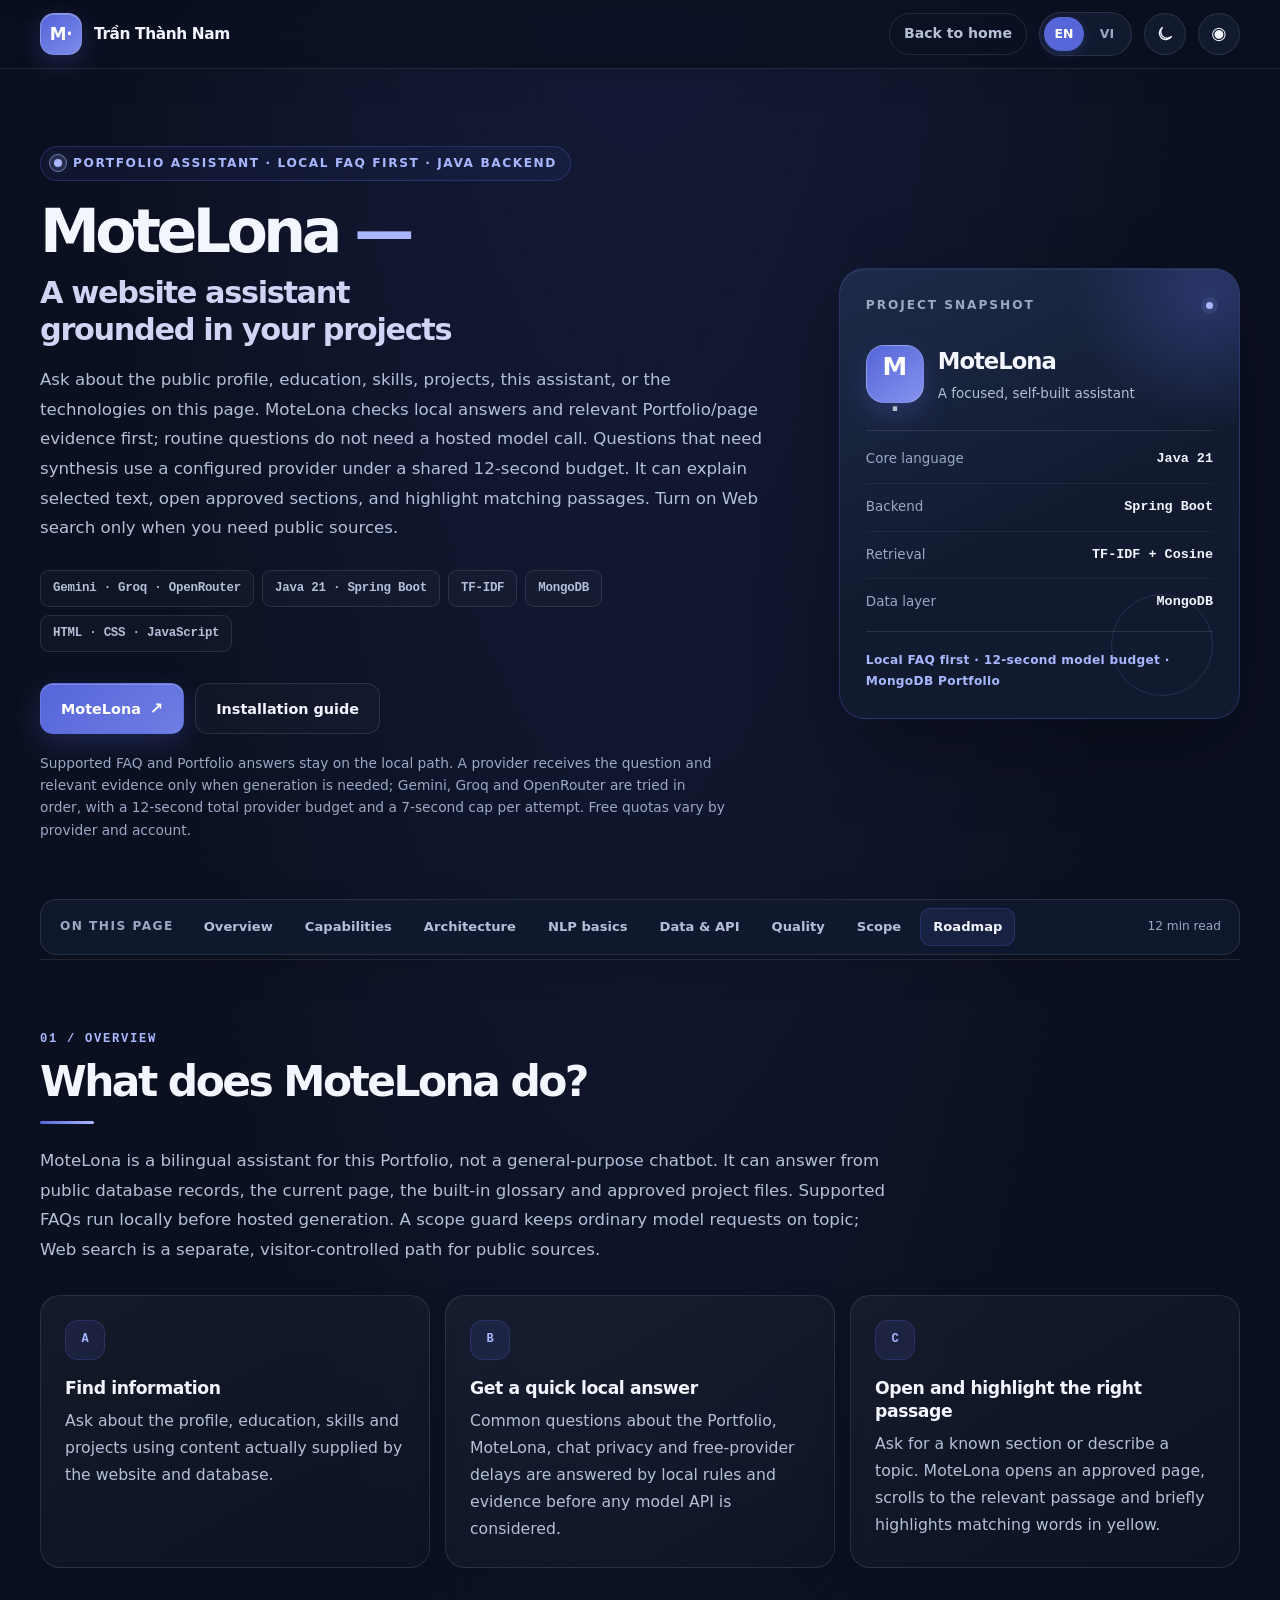
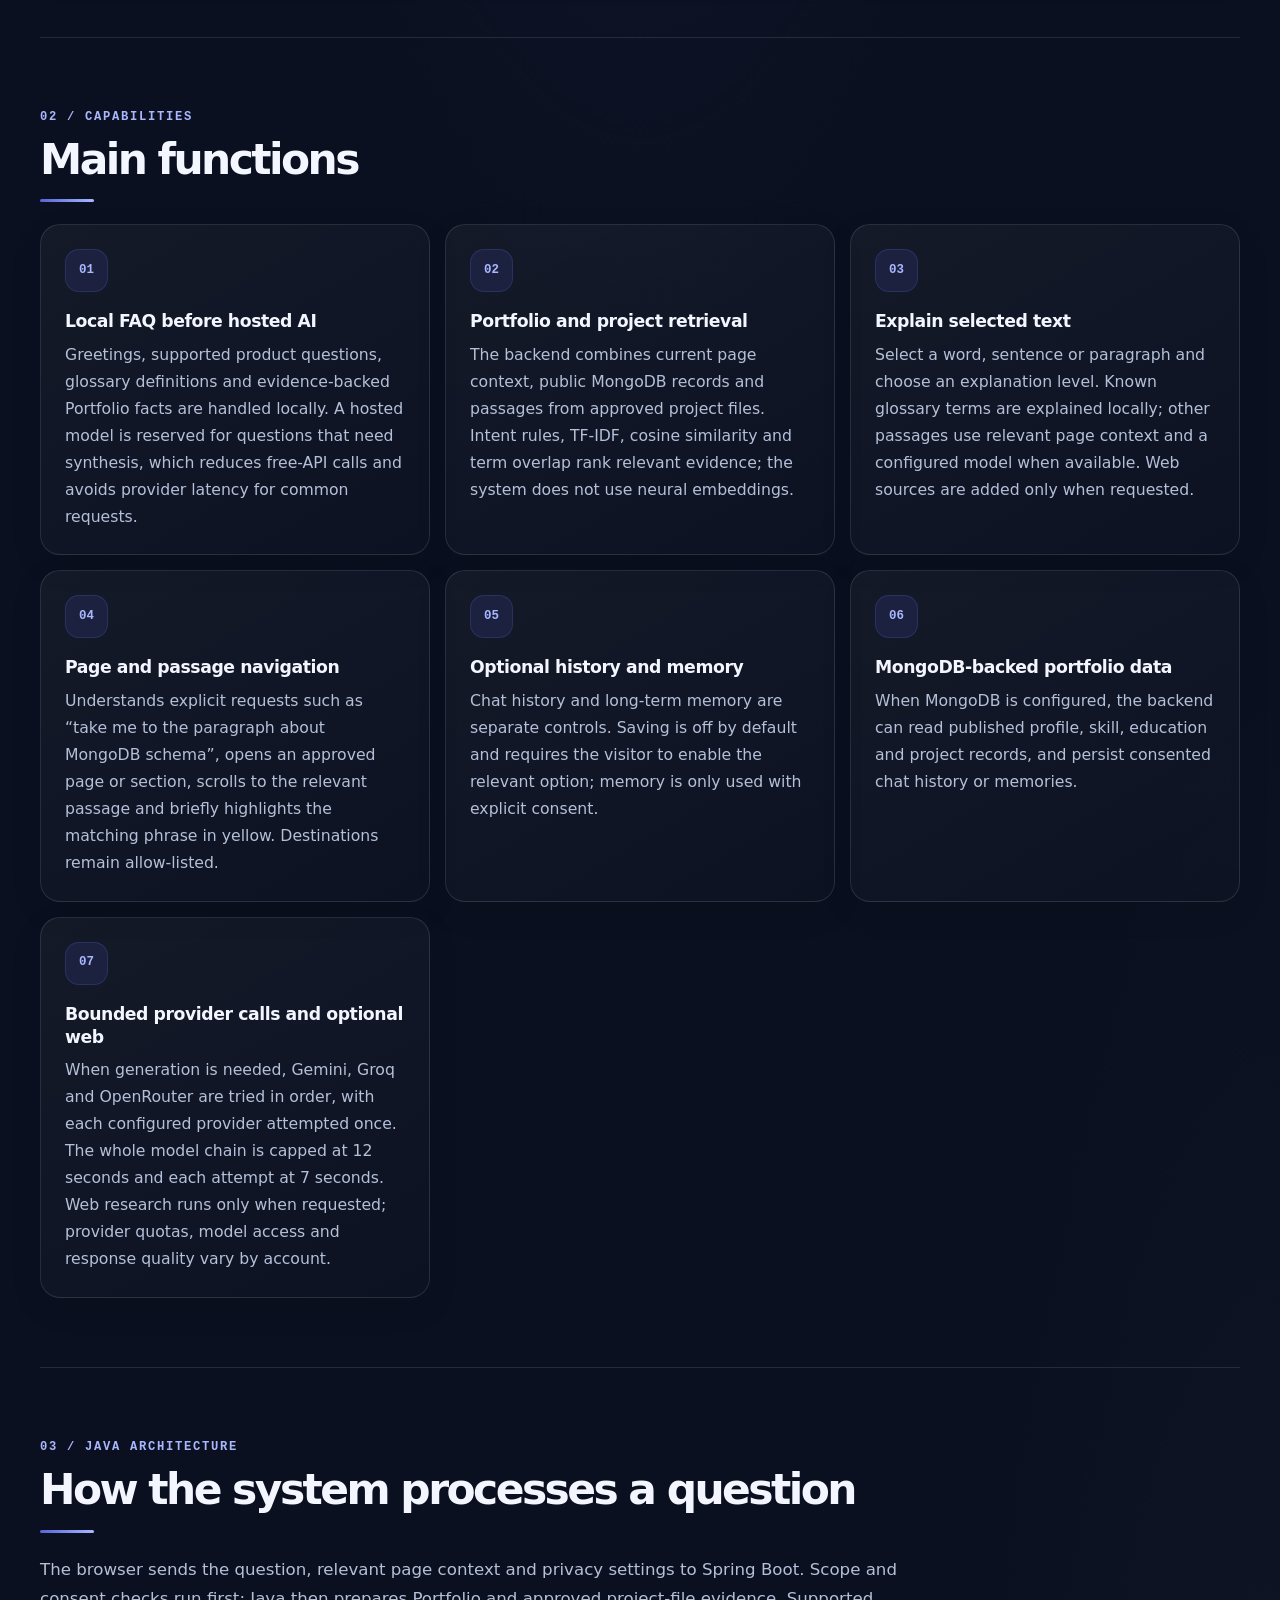
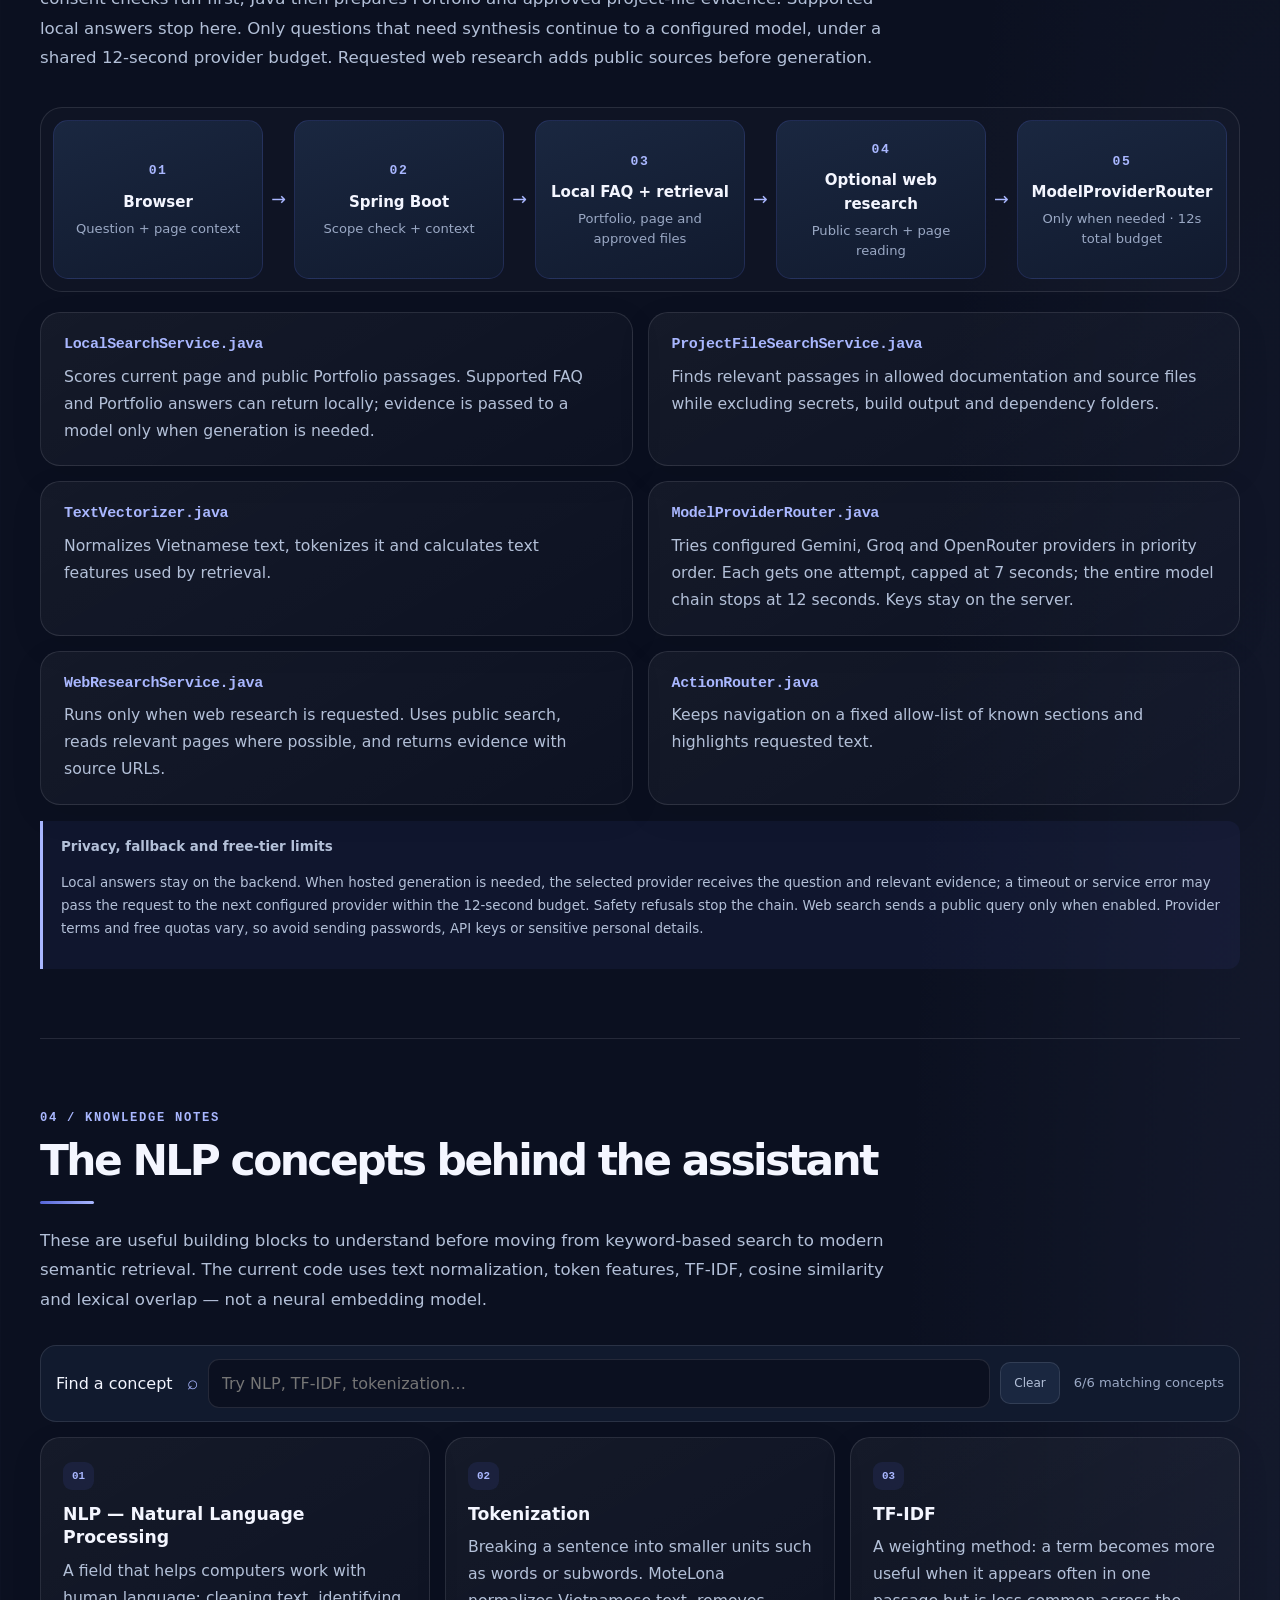
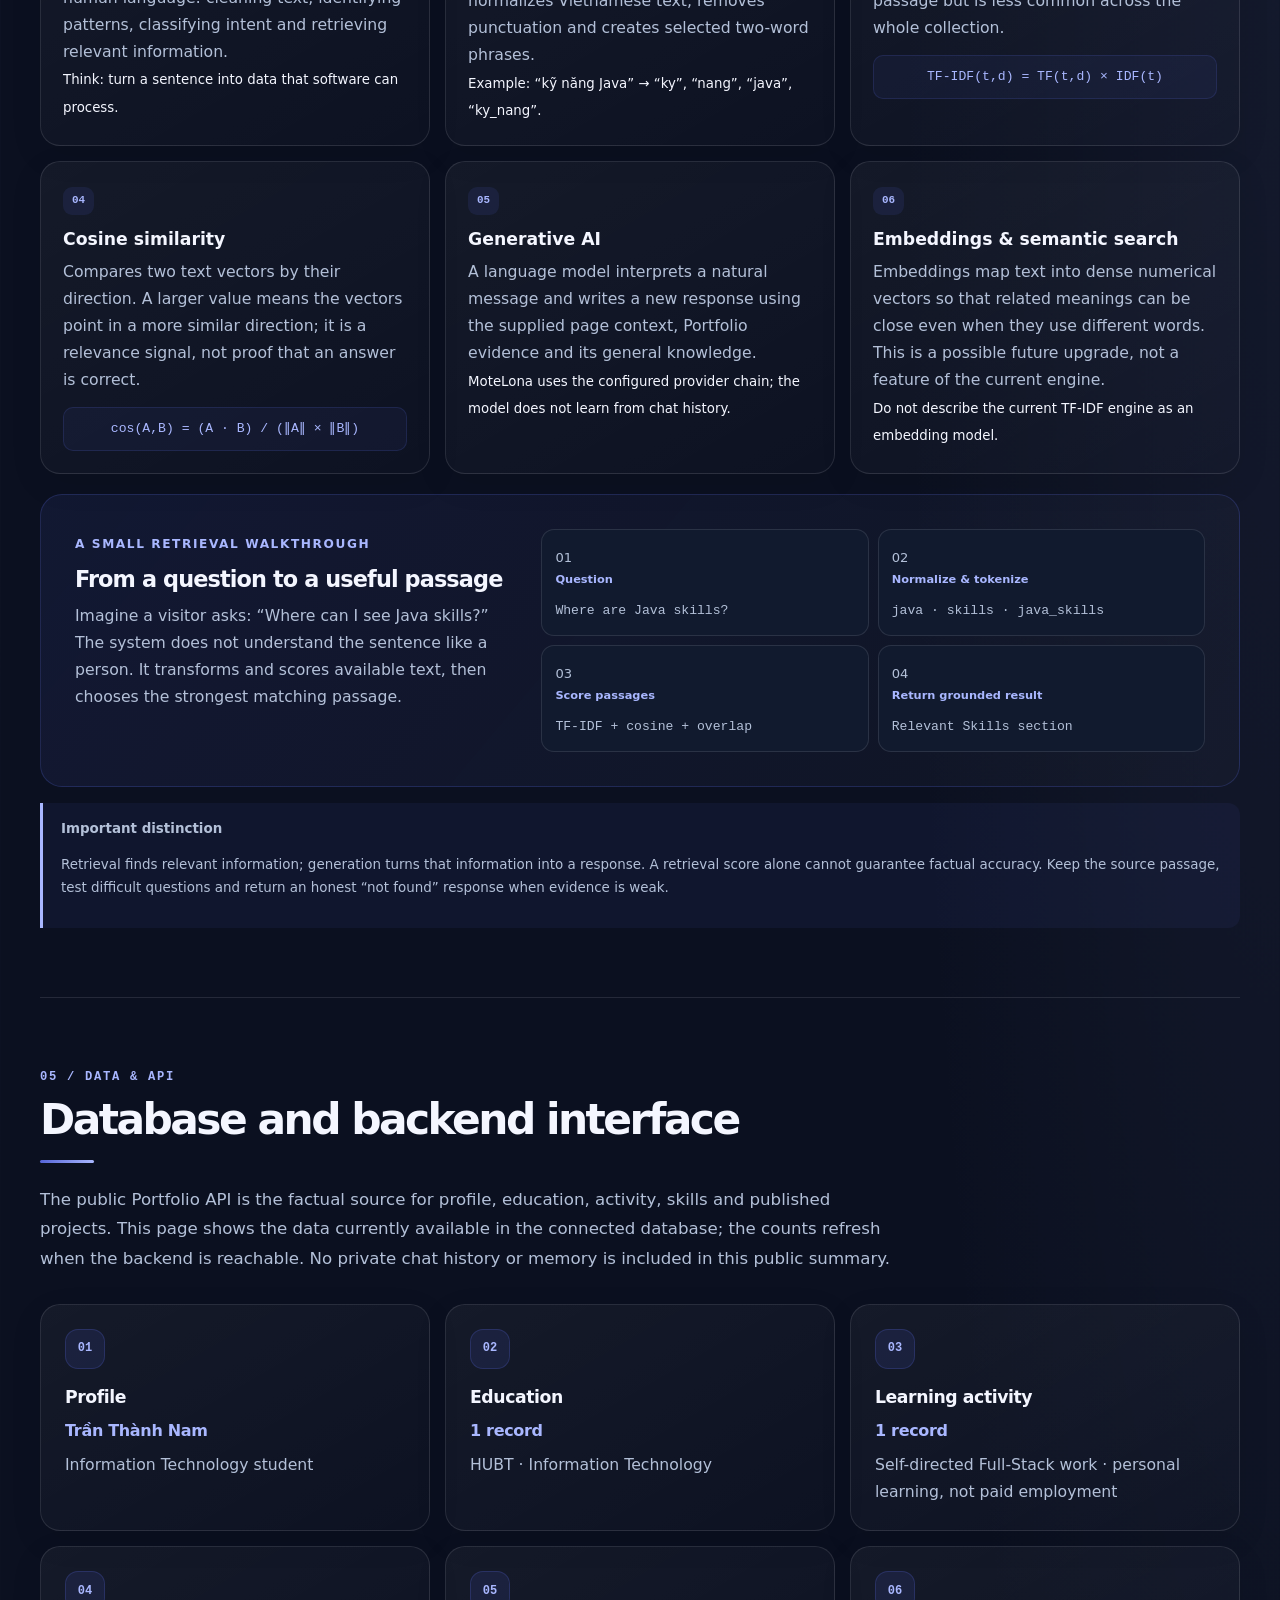
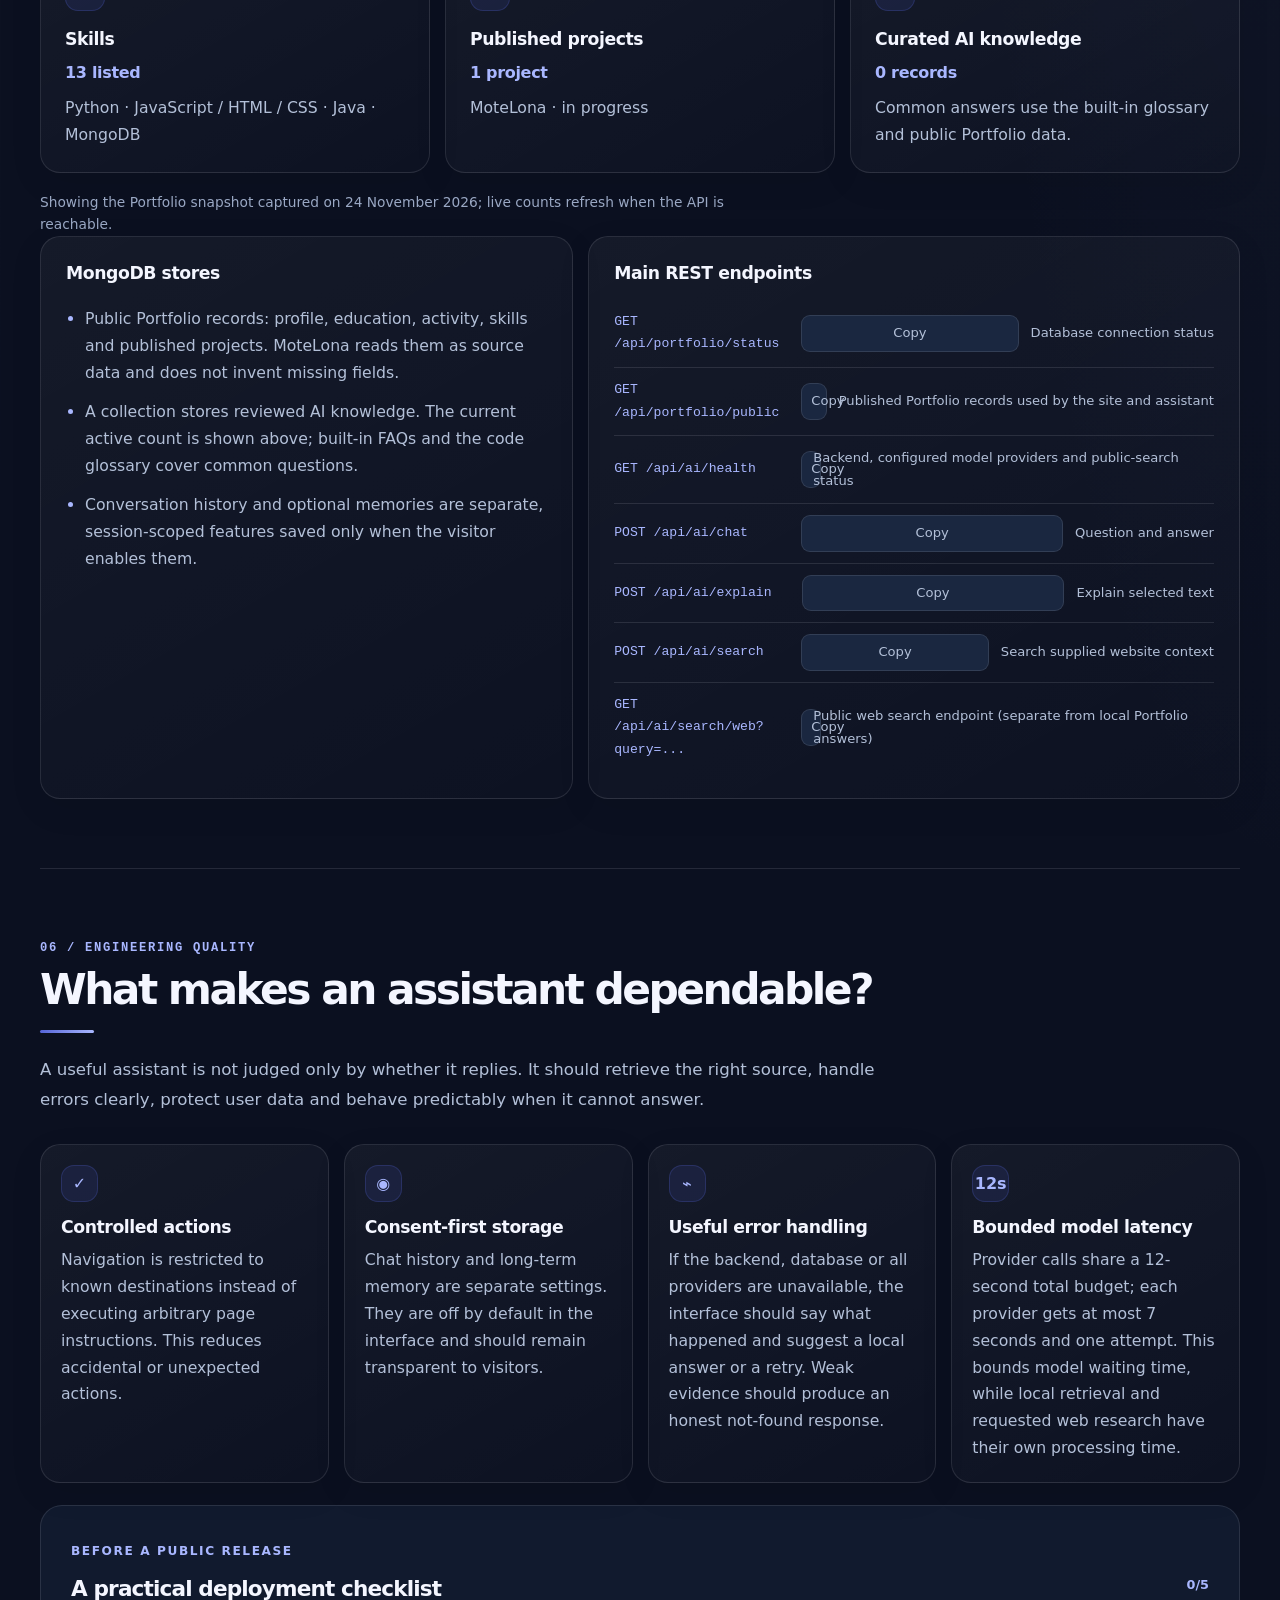
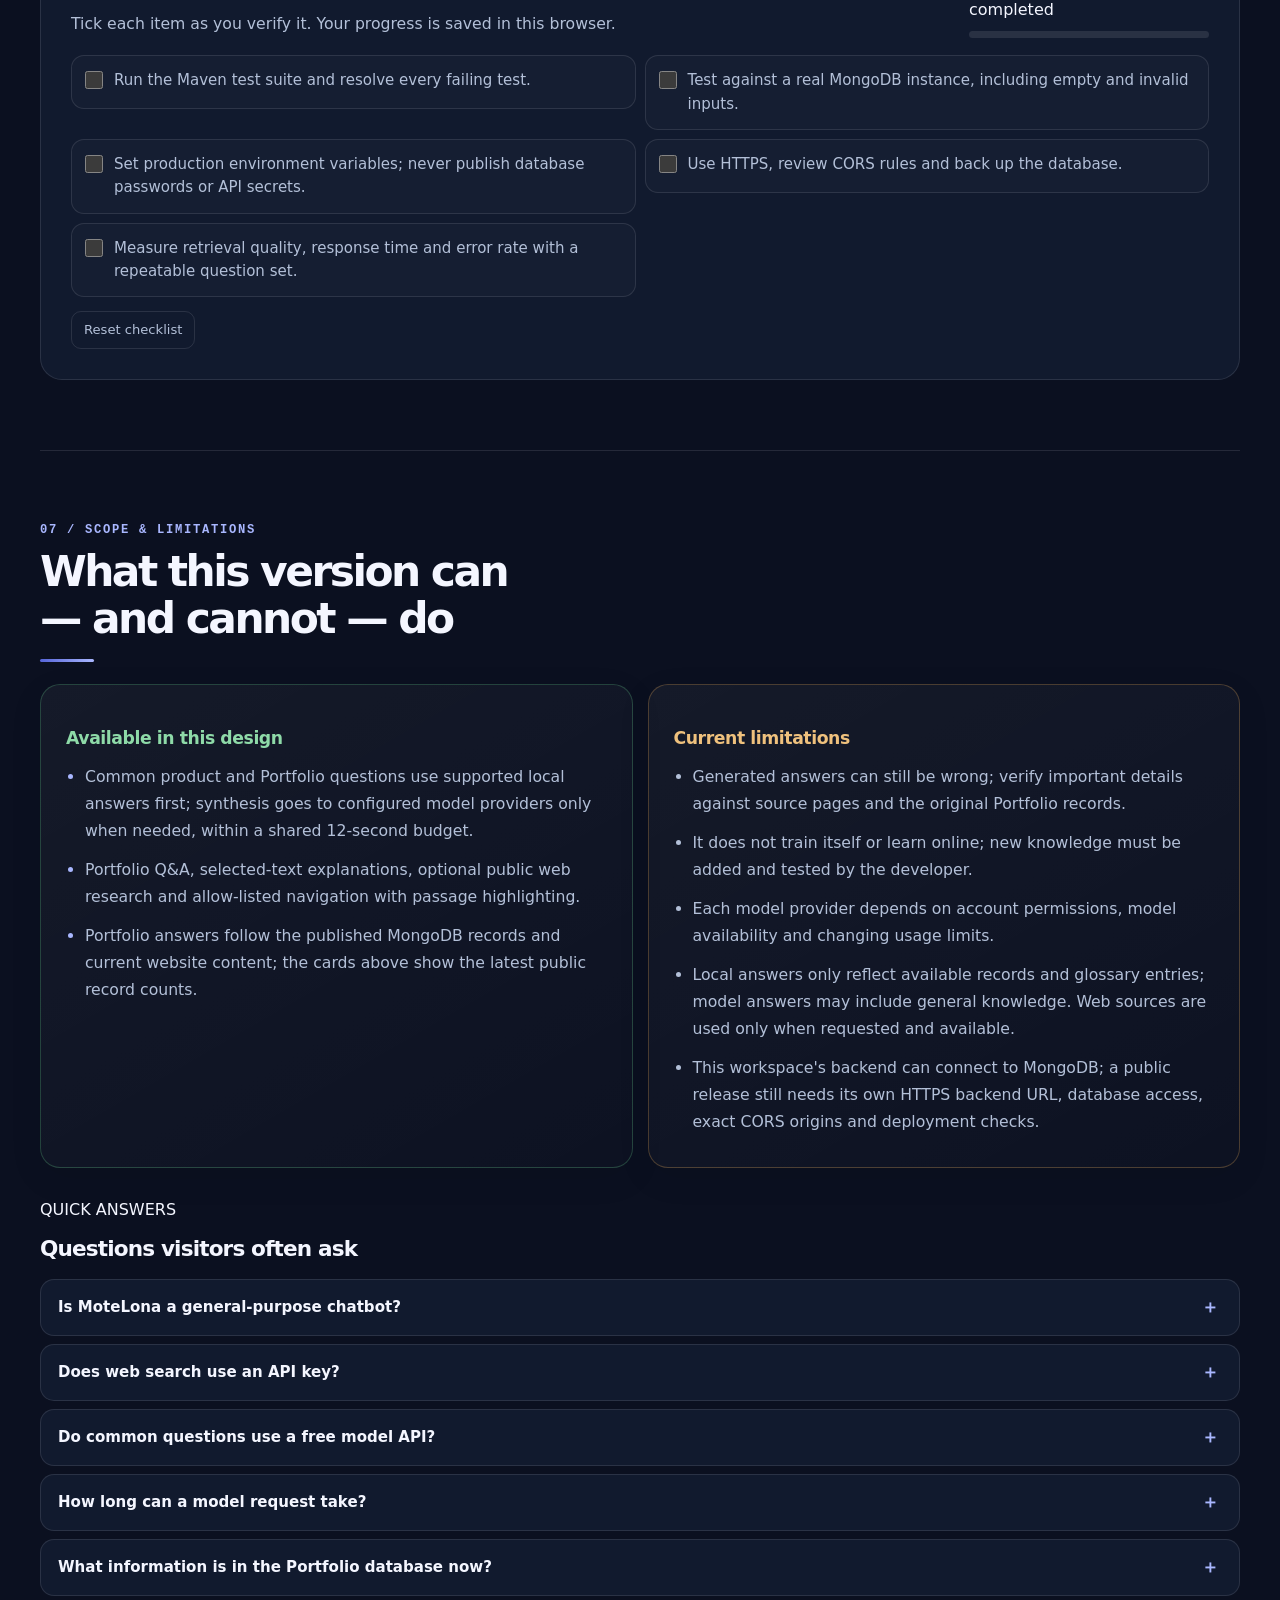
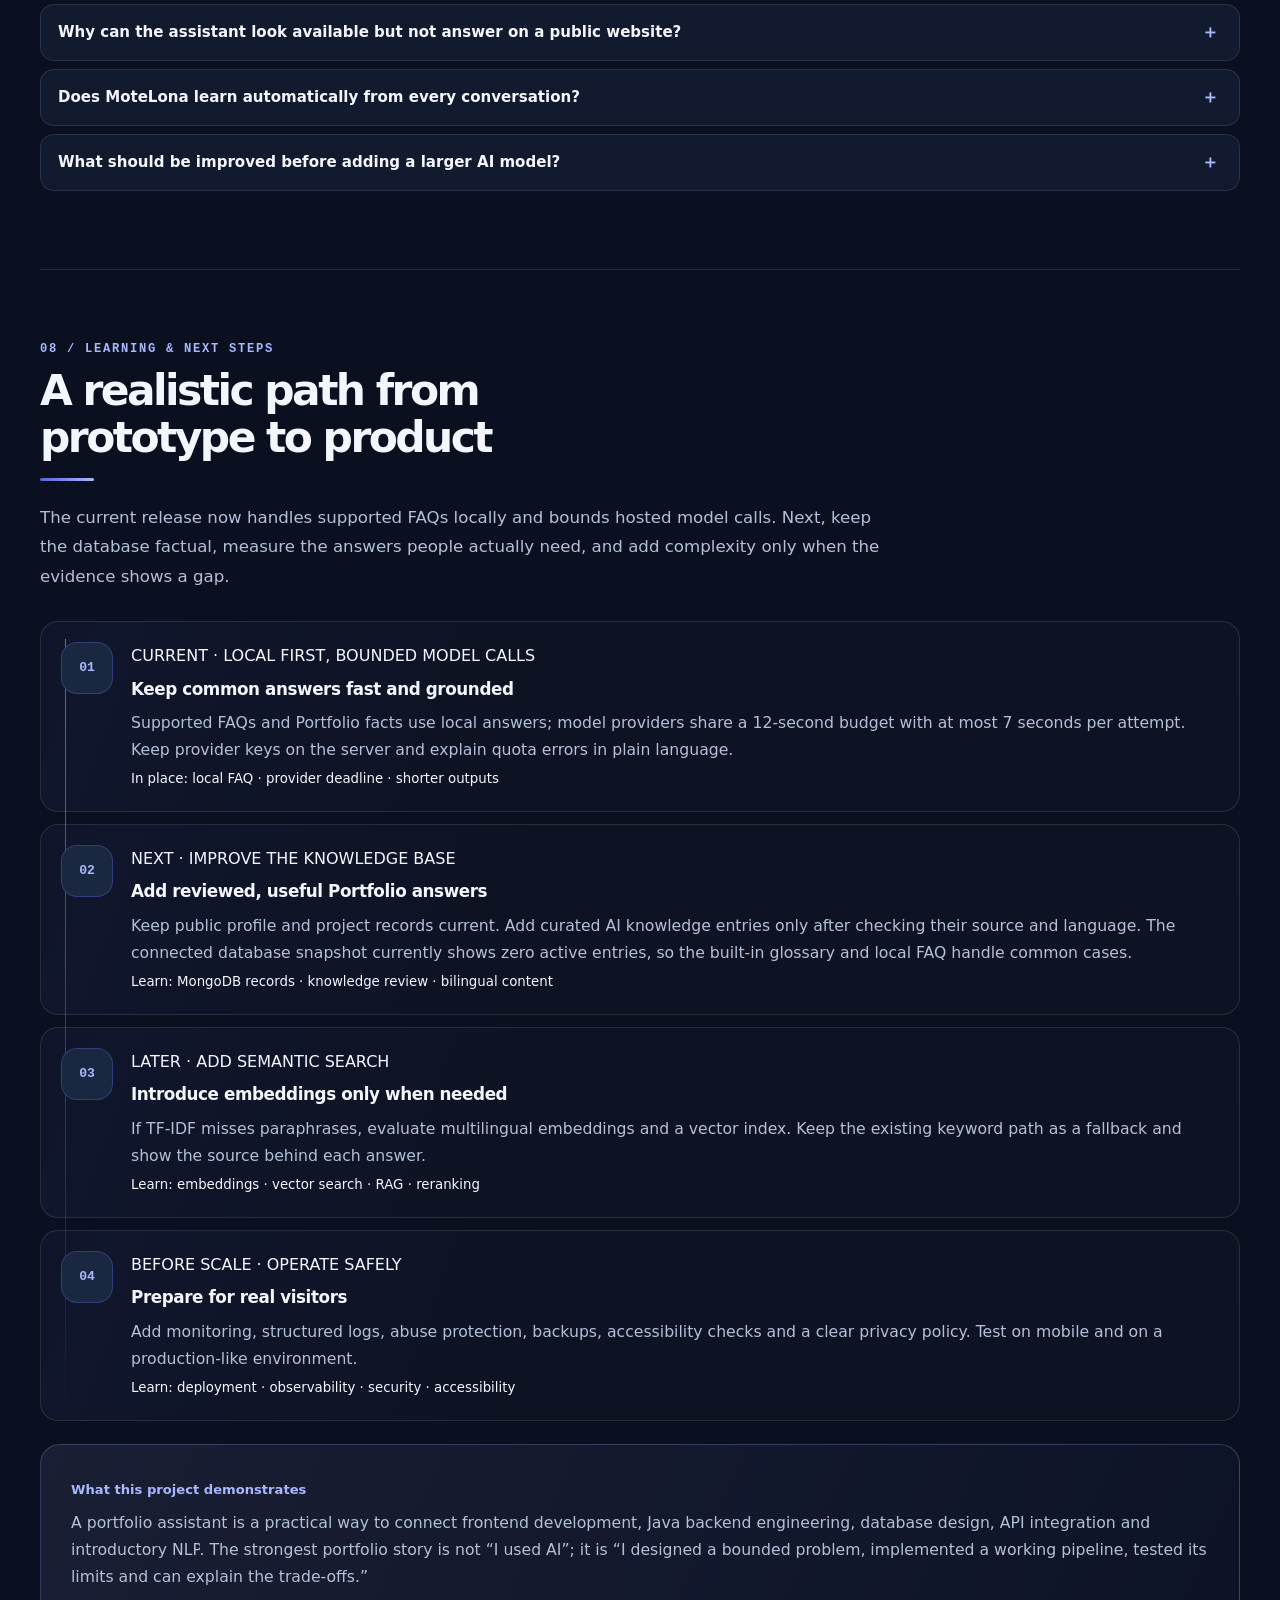
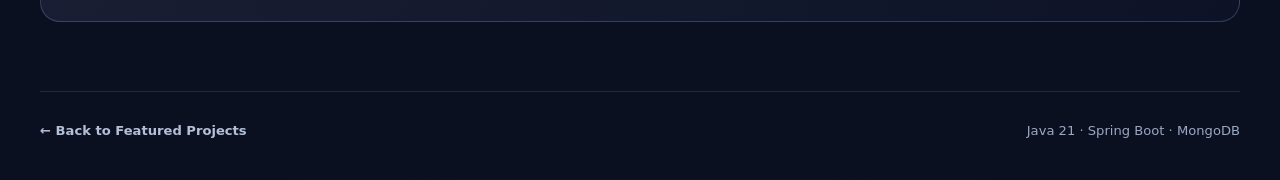
<file: Project/1/motelona.html>
<!doctype html>
<html lang="en">
<head>
  <meta charset="utf-8">
  <meta name="viewport" content="width=device-width, initial-scale=1, viewport-fit=cover">
  <meta name="theme-color" content="#0B1020">
<meta name="description" content="MoteLona answers common Portfolio questions locally, uses MongoDB-backed profile data, and bounds hosted model calls to a shared 12-second budget." data-en="MoteLona answers common Portfolio questions locally, uses MongoDB-backed profile data, and bounds hosted model calls to a shared 12-second budget." data-vi="MoteLona trả lời câu hỏi Portfolio thường gặp bằng dữ liệu cục bộ, dùng hồ sơ từ MongoDB và giới hạn tổng thời gian gọi model ở 12 giây.">
<meta property="og:type" content="article">
<meta property="og:title" content="MoteLona — AI Website Assistant" data-en="MoteLona — AI Website Assistant" data-vi="MoteLona — Trợ lý AI cho website">
<meta property="og:description" content="Local Portfolio answers, live MongoDB facts, a 12-second model budget, optional web research, and guided page navigation." data-en="Local Portfolio answers, live MongoDB facts, a 12-second model budget, optional web research, and guided page navigation." data-vi="Hỏi đáp Portfolio cục bộ, dữ liệu MongoDB, ngân sách model 12 giây, tìm web tùy chọn và điều hướng nội dung.">
<meta property="og:image" content="../../assets/images/narrow-ai.jpg">
<meta name="twitter:card" content="summary_large_image">
<meta name="twitter:title" content="MoteLona — AI Website Assistant" data-en="MoteLona — AI Website Assistant" data-vi="MoteLona — Trợ lý AI cho website">
<meta name="twitter:description" content="Local Portfolio answers, live MongoDB facts, a 12-second model budget, optional web research, and guided page navigation." data-en="Local Portfolio answers, live MongoDB facts, a 12-second model budget, optional web research, and guided page navigation." data-vi="Hỏi đáp Portfolio cục bộ, dữ liệu MongoDB, ngân sách model 12 giây, tìm web tùy chọn và điều hướng nội dung.">
<link rel="icon" href="data:image/svg+xml,%3Csvg xmlns=%27http://www.w3.org/2000/svg%27 viewBox=%270 0 40 40%27%3E%3Crect width=%2740%27 height=%2740%27 rx=%2710%27 fill=%27%234957C8%27/%3E%3Ctext x=%2720%27 y=%2727%27 font-size=%2721%27 font-family=%27Arial%27 font-weight=%27bold%27 text-anchor=%27middle%27 fill=%27white%27%3EM%C2%B7%3C/text%3E%3C/svg%3E">
  <title>MoteLona — AI Website Assistant | Trần Thành Nam</title>
  <link rel="stylesheet" href="../../assets/css/motelona-premium.css?v=20261124-database-summary">
  <link rel="stylesheet" href="../../assets/css/typography-refinement.css?v=20261121-agentic">
  <style id="motelona-detail-launcher-scope">
    /* Keep the global floating assistant on index.html; hide it only on this detail page. */
    .motelona-detail-root .motelona-ai-launcher { display: none !important; }
  </style>
</head>
<body>
  <a class="ml-skip-link" href="#main-content" data-en="Skip to main content" data-vi="Bỏ qua điều hướng, đến nội dung chính">Skip to main content</a>
  <div class="animfolio-container motelona-detail-root" data-portfolio-theme="midnight">
    <header class="ml-topbar">
      <a class="ml-brand" href="../../index.html" aria-label="Back to Trần Thành Nam portfolio"><span class="ml-brand-mark" aria-hidden="true">M·</span><span class="ml-brand-name-full">Trần Thành Nam</span></a>
      <div class="ml-top-actions">
        <a class="ml-top-link" href="../../index.html" data-en="Back to home" data-vi="Quay lại trang chủ">Back to home</a>
        <div class="ml-language" role="group" aria-label="Choose language">
          <button type="button" data-lang="en" class="is-active" aria-pressed="true">EN</button>
          <button type="button" data-lang="vi" lang="vi" aria-pressed="false">VI</button>
        </div>
        <button type="button" class="ml-theme-toggle" data-ml-theme-toggle aria-label="Switch to light mode" title="Switch to light mode">
          <svg class="ml-theme-icon ml-theme-icon-sun" viewBox="0 0 24 24" aria-hidden="true"><circle cx="12" cy="12" r="4"></circle><path d="M12 2v2m0 16v2M4.93 4.93l1.42 1.42m11.3 11.3 1.42 1.42M2 12h2m16 0h2M4.93 19.07l1.42-1.42m11.3-11.3 1.42-1.42"></path></svg>
          <svg class="ml-theme-icon ml-theme-icon-moon" viewBox="0 0 24 24" aria-hidden="true"><path d="M20.5 15.5A8.5 8.5 0 0 1 8.5 3.5 8.7 8.7 0 1 0 20.5 15.5Z"></path></svg>
        </button>
        <details class="ml-color-picker">
          <summary title="Choose color scheme" aria-label="Choose color scheme"><span aria-hidden="true">◉</span></summary>
          <div class="ml-color-menu" role="group" aria-label="Color schemes">
            <span class="ml-color-heading" data-en="Color themes" data-vi="Bảng màu">Color themes</span>
            <button type="button" class="ml-color-option" data-theme-choice="tree" aria-pressed="false"><span class="ml-color-swatch ml-swatch-tree" aria-hidden="true"></span><span data-en="Green Canopy" data-vi="Tán cây xanh">Green Canopy</span></button>
            <button type="button" class="ml-color-option" data-theme-choice="peach" aria-pressed="false"><span class="ml-color-swatch ml-swatch-peach" aria-hidden="true"></span><span data-en="Peach Blossom" data-vi="Hoa đào">Peach Blossom</span></button>
            <button type="button" class="ml-color-option" data-theme-choice="apricot" aria-pressed="false"><span class="ml-color-swatch ml-swatch-apricot" aria-hidden="true"></span><span data-en="Golden Apricot" data-vi="Hoa mai vàng">Golden Apricot</span></button>
            <button type="button" class="ml-color-option" data-theme-choice="rainbow" aria-pressed="false"><span class="ml-color-swatch ml-swatch-rainbow" aria-hidden="true"></span><span data-en="Rainbow Spectrum" data-vi="Cầu vồng chuyển sắc">Rainbow Spectrum</span></button>
          </div>
        </details>
      </div>
    </header>

    <main class="ml-main" id="main-content" tabindex="-1">
      <section class="ml-hero">
        <div class="ml-hero-layout">
          <div class="ml-hero-copy">
        <div class="ml-kicker"><span class="ml-live-dot"></span><span data-en="PORTFOLIO ASSISTANT · LOCAL FAQ FIRST · JAVA BACKEND" data-vi="TRỢ LÝ PORTFOLIO · ƯU TIÊN FAQ CỤC BỘ · BACKEND JAVA">PORTFOLIO ASSISTANT · LOCAL FAQ FIRST · JAVA BACKEND</span></div>
        <h1>MoteLona<span> — </span><em data-en="A website assistant grounded in your projects" data-vi="Trợ lý AI dựa trên nội dung dự án của bạn">A website assistant grounded in your projects</em></h1>
        <p class="ml-lead" data-en="Ask about the public profile, education, skills, projects, this assistant, or the technologies on this page. MoteLona checks local answers and relevant Portfolio/page evidence first; routine questions do not need a hosted model call. Questions that need synthesis use a configured provider under a shared 12-second budget. It can explain selected text, open approved sections, and highlight matching passages. Turn on Web search only when you need public sources." data-vi="Hỏi về hồ sơ công khai, học vấn, kỹ năng, dự án, trợ lý này hoặc công nghệ trên trang. MoteLona ưu tiên câu trả lời cục bộ và dữ liệu Portfolio/trang liên quan; câu hỏi thường gặp không cần gọi model bên ngoài. Câu cần tổng hợp mới dùng provider đã cấu hình, trong ngân sách chung 12 giây. Trợ lý có thể giải thích đoạn được chọn, mở mục được phép và tô sáng nội dung phù hợp. Chỉ bật Tìm web khi cần nguồn công khai.">Ask about the public profile, education, skills, projects, this assistant, or the technologies on this page. MoteLona checks local answers and relevant Portfolio/page evidence first; routine questions do not need a hosted model call. Questions that need synthesis use a configured provider under a shared 12-second budget. It can explain selected text, open approved sections, and highlight matching passages. Turn on Web search only when you need public sources.</p>
        <div class="ml-tags" aria-label="Technology stack">
          <span>Gemini · Groq · OpenRouter</span><span>Java 21 · Spring Boot</span><span>TF-IDF</span><span>MongoDB</span><span>HTML · CSS · JavaScript</span>
        </div>
        <div class="ml-hero-actions">
          <button type="button" class="ml-button ml-button-primary" data-motelona-open data-en="MoteLona" data-vi="MoteLona" aria-label="Open MoteLona">MoteLona</button>
          <a class="ml-button ml-button-secondary" href="../../docs/setup-and-run.md" target="_blank" rel="noopener noreferrer" data-en="Installation guide" data-vi="Hướng dẫn cài đặt">Installation guide</a>
        </div>
        <p class="ml-note" data-en="Supported FAQ and Portfolio answers stay on the local path. A provider receives the question and relevant evidence only when generation is needed; Gemini, Groq and OpenRouter are tried in order, with a 12-second total provider budget and a 7-second cap per attempt. Free quotas vary by provider and account." data-vi="FAQ và câu hỏi Portfolio có căn cứ được xử lý cục bộ. Provider chỉ nhận câu hỏi cùng dữ liệu liên quan khi cần tạo sinh; hệ thống thử Gemini, Groq rồi OpenRouter, tối đa 12 giây tổng và 7 giây mỗi lượt thử. Hạn mức miễn phí tùy nhà cung cấp và tài khoản.">Supported FAQ and Portfolio answers stay on the local path. A provider receives the question and relevant evidence only when generation is needed; Gemini, Groq and OpenRouter are tried in order, with a 12-second total provider budget and a 7-second cap per attempt. Free quotas vary by provider and account.</p>
          </div>
          <aside class="ml-snapshot" aria-label="Project snapshot">
            <div class="ml-snapshot-top"><span data-en="PROJECT SNAPSHOT" data-vi="TỔNG QUAN DỰ ÁN">PROJECT SNAPSHOT</span><span class="ml-snapshot-pulse" aria-hidden="true"></span></div>
            <div class="ml-snapshot-main"><span class="ml-snapshot-mark">M<span>·</span></span><div><strong>MoteLona</strong><small data-en="A focused, self-built assistant" data-vi="Trợ lý chuyên biệt tự phát triển">A focused, self-built assistant</small></div></div>
            <div class="ml-snapshot-list">
              <div><span data-en="Core language" data-vi="Ngôn ngữ lõi">Core language</span><strong>Java 21</strong></div>
              <div><span data-en="Backend" data-vi="Backend">Backend</span><strong>Spring Boot</strong></div>
              <div><span data-en="Retrieval" data-vi="Truy xuất">Retrieval</span><strong>TF-IDF + Cosine</strong></div>
              <div><span data-en="Data layer" data-vi="Dữ liệu">Data layer</span><strong>MongoDB</strong></div>
            </div>
            <p class="ml-snapshot-foot" data-en="Local FAQ first · 12-second model budget · MongoDB Portfolio" data-vi="Ưu tiên FAQ cục bộ · Ngân sách model 12 giây · Portfolio MongoDB">Local FAQ first · 12-second model budget · MongoDB Portfolio</p>
          </aside>
        </div>
      </section>

      <nav class="ml-section-nav" aria-label="On this page">
        <span data-en="ON THIS PAGE" data-vi="NỘI DUNG TRANG">ON THIS PAGE</span>
        <a href="#overview" data-en="Overview" data-vi="Tổng quan">Overview</a>
        <a href="#features" data-en="Capabilities" data-vi="Chức năng">Capabilities</a>
        <a href="#architecture" data-en="Architecture" data-vi="Kiến trúc">Architecture</a>
        <a href="#knowledge" data-en="NLP basics" data-vi="Kiến thức NLP">NLP basics</a>
        <a href="#database" data-en="Data & API" data-vi="Dữ liệu & API">Data &amp; API</a>
        <a href="#quality" data-en="Quality" data-vi="Chất lượng">Quality</a>
        <a href="#scope" data-en="Scope" data-vi="Phạm vi">Scope</a>
        <a href="#roadmap" data-en="Roadmap" data-vi="Lộ trình">Roadmap</a>
      </nav>

      <section class="ml-section" id="overview">
        <div class="ml-section-heading"><span data-en="01 / OVERVIEW" data-vi="01 / TỔNG QUAN">01 / OVERVIEW</span><h2 data-en="What does MoteLona do?" data-vi="MoteLona hỗ trợ những việc gì?">What does MoteLona do?</h2></div>
        <p class="ml-section-intro" data-en="MoteLona is a bilingual assistant for this Portfolio, not a general-purpose chatbot. It can answer from public database records, the current page, the built-in glossary and approved project files. Supported FAQs run locally before hosted generation. A scope guard keeps ordinary model requests on topic; Web search is a separate, visitor-controlled path for public sources." data-vi="MoteLona là trợ lý song ngữ dành cho Portfolio này, không phải chatbot đa mục đích. Trợ lý trả lời từ dữ liệu công khai trong database, nội dung trang, từ điển tích hợp và file dự án được cho phép. FAQ hỗ trợ được xử lý cục bộ trước khi gọi model. Bộ lọc phạm vi giữ câu hỏi thông thường đúng chủ đề; Tìm web là luồng riêng do khách chủ động bật để lấy nguồn công khai.">MoteLona is a bilingual assistant for this Portfolio, not a general-purpose chatbot. It can answer from public database records, the current page, the built-in glossary and approved project files. Supported FAQs run locally before hosted generation. A scope guard keeps ordinary model requests on topic; Web search is a separate, visitor-controlled path for public sources.</p>
        <div class="ml-overview-grid">
          <article class="ml-overview-card"><span class="ml-card-number">A</span><h3 data-en="Find information" data-vi="Tìm thông tin">Find information</h3><p data-en="Ask about the profile, education, skills and projects using content actually supplied by the website and database." data-vi="Đặt câu hỏi về hồ sơ, học vấn, kỹ năng và dự án dựa trên nội dung thực tế được cung cấp bởi website và cơ sở dữ liệu.">Ask about the profile, education, skills and projects using content actually supplied by the website and database.</p></article>
          <article class="ml-overview-card"><span class="ml-card-number">B</span><h3 data-en="Get a quick local answer" data-vi="Nhận câu trả lời cục bộ nhanh">Get a quick local answer</h3><p data-en="Common questions about the Portfolio, MoteLona, chat privacy and free-provider delays are answered by local rules and evidence before any model API is considered." data-vi="Câu hỏi thường gặp về Portfolio, MoteLona, quyền riêng tư của chat và API miễn phí chạy chậm được xử lý bằng luật cùng dữ liệu cục bộ trước khi cân nhắc gọi model.">Common questions about the Portfolio, MoteLona, chat privacy and free-provider delays are answered by local rules and evidence before any model API is considered.</p></article>
          <article class="ml-overview-card"><span class="ml-card-number">C</span><h3 data-en="Open and highlight the right passage" data-vi="Mở đúng mục và tô vàng đoạn cần xem">Open and highlight the right passage</h3><p data-en="Ask for a known section or describe a topic. MoteLona opens an approved page, scrolls to the relevant passage and briefly highlights matching words in yellow." data-vi="Yêu cầu một mục cụ thể hoặc mô tả chủ đề. MoteLona mở trang được cho phép, cuộn đến đoạn liên quan và tạm thời tô vàng cụm từ khớp.">Ask for a known section or describe a topic. MoteLona opens an approved page, scrolls to the relevant passage and briefly highlights matching words in yellow.</p></article>
        </div>
      </section>

      <section class="ml-section" id="features">
        <div class="ml-section-heading"><span data-en="02 / CAPABILITIES" data-vi="02 / CHỨC NĂNG">02 / CAPABILITIES</span><h2 data-en="Main functions" data-vi="Các chức năng chính">Main functions</h2></div>
        <div class="ml-feature-grid">
          <article class="ml-feature"><div class="ml-feature-icon">01</div><h3 data-en="Local FAQ before hosted AI" data-vi="FAQ cục bộ trước khi gọi AI bên ngoài">Local FAQ before hosted AI</h3><p data-en="Greetings, supported product questions, glossary definitions and evidence-backed Portfolio facts are handled locally. A hosted model is reserved for questions that need synthesis, which reduces free-API calls and avoids provider latency for common requests." data-vi="Lời chào, câu hỏi hỗ trợ về trợ lý, định nghĩa trong từ điển và dữ kiện Portfolio có căn cứ được xử lý cục bộ. Model bên ngoài chỉ dùng cho câu cần tổng hợp, giúp giảm lượt gọi API miễn phí và tránh chờ provider với câu hỏi thường gặp.">Greetings, supported product questions, glossary definitions and evidence-backed Portfolio facts are handled locally. A hosted model is reserved for questions that need synthesis, which reduces free-API calls and avoids provider latency for common requests.</p></article>
          <article class="ml-feature"><div class="ml-feature-icon">02</div><h3 data-en="Portfolio and project retrieval" data-vi="Truy xuất Portfolio và tài liệu dự án">Portfolio and project retrieval</h3><p data-en="The backend combines current page context, public MongoDB records and passages from approved project files. Intent rules, TF-IDF, cosine similarity and term overlap rank relevant evidence; the system does not use neural embeddings." data-vi="Backend kết hợp ngữ cảnh trang hiện tại, dữ liệu MongoDB đã công khai và đoạn trích từ file dự án được cho phép. Luật nhận diện ý định, TF-IDF, cosine similarity và độ trùng từ xếp hạng bằng chứng; hệ thống chưa dùng embedding mạng nơ-ron.">The backend combines current page context, public MongoDB records and passages from approved project files. Intent rules, TF-IDF, cosine similarity and term overlap rank relevant evidence; the system does not use neural embeddings.</p></article>
          <article class="ml-feature"><div class="ml-feature-icon">03</div><h3 data-en="Explain selected text" data-vi="Giải thích văn bản được chọn">Explain selected text</h3><p data-en="Select a word, sentence or paragraph and choose an explanation level. Known glossary terms are explained locally; other passages use relevant page context and a configured model when available. Web sources are added only when requested." data-vi="Bôi đen từ, câu hoặc đoạn rồi chọn mức giải thích. Thuật ngữ có trong từ điển được giải thích cục bộ; đoạn khác dùng ngữ cảnh trang và model đã cấu hình nếu có. Chỉ lấy nguồn web khi bạn yêu cầu.">Select a word, sentence or paragraph and choose an explanation level. Known glossary terms are explained locally; other passages use relevant page context and a configured model when available. Web sources are added only when requested.</p></article>
          <article class="ml-feature"><div class="ml-feature-icon">04</div><h3 data-en="Page and passage navigation" data-vi="Điều hướng đến trang và đoạn văn">Page and passage navigation</h3><p data-en="Understands explicit requests such as “take me to the paragraph about MongoDB schema”, opens an approved page or section, scrolls to the relevant passage and briefly highlights the matching phrase in yellow. Destinations remain allow-listed." data-vi="Hiểu yêu cầu như “đưa tôi đến đoạn nói về MongoDB schema”, mở trang hoặc mục được cho phép, cuộn đến đoạn phù hợp và tạm thời tô vàng cụm từ khớp. Đích điều hướng luôn nằm trong danh sách cho phép.">Understands explicit requests such as “take me to the paragraph about MongoDB schema”, opens an approved page or section, scrolls to the relevant passage and briefly highlights the matching phrase in yellow. Destinations remain allow-listed.</p></article>
          <article class="ml-feature"><div class="ml-feature-icon">05</div><h3 data-en="Optional history and memory" data-vi="Lịch sử và bộ nhớ tùy chọn">Optional history and memory</h3><p data-en="Chat history and long-term memory are separate controls. Saving is off by default and requires the visitor to enable the relevant option; memory is only used with explicit consent." data-vi="Lịch sử trò chuyện và bộ nhớ dài hạn là hai tùy chọn độc lập. Theo mặc định, hệ thống không lưu; người dùng phải chủ động bật tính năng tương ứng. Bộ nhớ chỉ được sử dụng khi người dùng đồng ý rõ ràng.">Chat history and long-term memory are separate controls. Saving is off by default and requires the visitor to enable the relevant option; memory is only used with explicit consent.</p></article>
          <article class="ml-feature"><div class="ml-feature-icon">06</div><h3 data-en="MongoDB-backed portfolio data" data-vi="Dữ liệu Portfolio lưu bằng MongoDB">MongoDB-backed portfolio data</h3><p data-en="When MongoDB is configured, the backend can read published profile, skill, education and project records, and persist consented chat history or memories." data-vi="Khi MongoDB được cấu hình, backend có thể đọc hồ sơ, kỹ năng, học vấn và dự án đã công khai; đồng thời lưu lịch sử trò chuyện hoặc dữ liệu bộ nhớ nếu người dùng cho phép.">When MongoDB is configured, the backend can read published profile, skill, education and project records, and persist consented chat history or memories.</p></article>
          <article class="ml-feature"><div class="ml-feature-icon">07</div><h3 data-en="Bounded provider calls and optional web" data-vi="Giới hạn thời gian gọi model và tìm web tùy chọn">Bounded provider calls and optional web</h3><p data-en="When generation is needed, Gemini, Groq and OpenRouter are tried in order, with each configured provider attempted once. The whole model chain is capped at 12 seconds and each attempt at 7 seconds. Web research runs only when requested; provider quotas, model access and response quality vary by account." data-vi="Khi cần tạo sinh, hệ thống lần lượt thử Gemini, Groq rồi OpenRouter; mỗi provider chỉ thử một lần trong lượt chat. Toàn chuỗi model tối đa 12 giây, mỗi lần thử tối đa 7 giây. Tìm web chỉ chạy khi có yêu cầu; quota, quyền dùng model và chất lượng phản hồi tùy tài khoản.">When generation is needed, Gemini, Groq and OpenRouter are tried in order, with each configured provider attempted once. The whole model chain is capped at 12 seconds and each attempt at 7 seconds. Web research runs only when requested; provider quotas, model access and response quality vary by account.</p></article>
        </div>
      </section>

      <section class="ml-section" id="architecture">
        <div class="ml-section-heading"><span data-en="03 / JAVA ARCHITECTURE" data-vi="03 / KIẾN TRÚC JAVA">03 / JAVA ARCHITECTURE</span><h2 data-en="How the system processes a question" data-vi="Hệ thống xử lý câu hỏi như thế nào?">How the system processes a question</h2></div>
        <p class="ml-section-intro" data-en="The browser sends the question, relevant page context and privacy settings to Spring Boot. Scope and consent checks run first; Java then prepares Portfolio and approved project-file evidence. Supported local answers stop here. Only questions that need synthesis continue to a configured model, under a shared 12-second provider budget. Requested web research adds public sources before generation." data-vi="Trình duyệt gửi câu hỏi, ngữ cảnh trang liên quan và lựa chọn quyền riêng tư tới Spring Boot. Hệ thống kiểm tra phạm vi và consent trước, sau đó Java chuẩn bị dữ liệu Portfolio cùng file dự án được phép. Câu hỏi có đáp án cục bộ kết thúc tại đây. Chỉ câu cần tổng hợp mới tiếp tục tới model đã cấu hình, trong ngân sách chung 12 giây. Tìm web được yêu cầu sẽ bổ sung nguồn công khai trước khi tạo câu trả lời.">The browser sends the question, relevant page context and privacy settings to Spring Boot. Scope and consent checks run first; Java then prepares Portfolio and approved project-file evidence. Supported local answers stop here. Only questions that need synthesis continue to a configured model, under a shared 12-second provider budget. Requested web research adds public sources before generation.</p>
        <div class="ml-pipeline" aria-label="MoteLona processing pipeline">
          <div class="ml-pipeline-step"><span>01</span><strong data-en="Browser" data-vi="Trình duyệt">Browser</strong><small data-en="Question + page context" data-vi="Câu hỏi + ngữ cảnh trang">Question + page context</small></div>
          <div class="ml-pipeline-arrow">→</div>
          <div class="ml-pipeline-step"><span>02</span><strong>Spring Boot</strong><small data-en="Scope check + context" data-vi="Kiểm tra phạm vi + ngữ cảnh">Scope check + context</small></div>
          <div class="ml-pipeline-arrow">→</div>
          <div class="ml-pipeline-step"><span>03</span><strong data-en="Local FAQ + retrieval" data-vi="FAQ cục bộ + truy xuất">Local FAQ + retrieval</strong><small data-en="Portfolio, page and approved files" data-vi="Portfolio, trang và file được phép">Portfolio, page and approved files</small></div>
          <div class="ml-pipeline-arrow">→</div>
          <div class="ml-pipeline-step"><span>04</span><strong data-en="Optional web research" data-vi="Tra cứu web tùy chọn">Optional web research</strong><small data-en="Public search + page reading" data-vi="Tìm web công khai + đọc trang">Public search + page reading</small></div>
          <div class="ml-pipeline-arrow">→</div>
          <div class="ml-pipeline-step"><span>05</span><strong>ModelProviderRouter</strong><small data-en="Only when needed · 12s total budget" data-vi="Chỉ khi cần · tổng ngân sách 12 giây">Only when needed · 12s total budget</small></div>
        </div>
        <div class="ml-architecture-grid">
          <article><h3>LocalSearchService.java</h3><p data-en="Scores current page and public Portfolio passages. Supported FAQ and Portfolio answers can return locally; evidence is passed to a model only when generation is needed." data-vi="Chấm điểm đoạn trong trang và dữ liệu Portfolio công khai. FAQ và câu hỏi Portfolio được hỗ trợ có thể trả lời cục bộ; bằng chứng chỉ gửi model khi cần tạo sinh.">Scores current page and public Portfolio passages. Supported FAQ and Portfolio answers can return locally; evidence is passed to a model only when generation is needed.</p></article>
          <article><h3>ProjectFileSearchService.java</h3><p data-en="Finds relevant passages in allowed documentation and source files while excluding secrets, build output and dependency folders." data-vi="Tìm đoạn liên quan trong tài liệu và mã nguồn được phép, đồng thời bỏ qua secret, file build và thư mục thư viện.">Finds relevant passages in allowed documentation and source files while excluding secrets, build output and dependency folders.</p></article>
          <article><h3>TextVectorizer.java</h3><p data-en="Normalizes Vietnamese text, tokenizes it and calculates text features used by retrieval." data-vi="Chuẩn hóa văn bản tiếng Việt, tách từ thành token và tính toán các đặc trưng phục vụ quá trình truy xuất.">Normalizes Vietnamese text, tokenizes it and calculates text features used by retrieval.</p></article>
          <article><h3>ModelProviderRouter.java</h3><p data-en="Tries configured Gemini, Groq and OpenRouter providers in priority order. Each gets one attempt, capped at 7 seconds; the entire model chain stops at 12 seconds. Keys stay on the server." data-vi="Thử Gemini, Groq và OpenRouter đã cấu hình theo thứ tự ưu tiên. Mỗi provider được thử một lần, tối đa 7 giây; toàn chuỗi model dừng sau 12 giây. Key chỉ lưu ở máy chủ.">Tries configured Gemini, Groq and OpenRouter providers in priority order. Each gets one attempt, capped at 7 seconds; the entire model chain stops at 12 seconds. Keys stay on the server.</p></article>
          <article><h3>WebResearchService.java</h3><p data-en="Runs only when web research is requested. Uses public search, reads relevant pages where possible, and returns evidence with source URLs." data-vi="Chỉ chạy khi người dùng yêu cầu tìm web. Dùng tìm kiếm công khai, đọc trang liên quan khi có thể và trả bằng chứng kèm URL nguồn.">Runs only when web research is requested. Uses public search, reads relevant pages where possible, and returns evidence with source URLs.</p></article>
          <article><h3>ActionRouter.java</h3><p data-en="Keeps navigation on a fixed allow-list of known sections and highlights requested text." data-vi="Giới hạn điều hướng trong danh sách mục xác định và tô sáng đoạn văn được yêu cầu.">Keeps navigation on a fixed allow-list of known sections and highlights requested text.</p></article>
        </div>
        <div class="ml-knowledge-note"><strong data-en="Privacy, fallback and free-tier limits" data-vi="Quyền riêng tư, dự phòng và hạn mức miễn phí">Privacy, fallback and free-tier limits</strong><p data-en="Local answers stay on the backend. When hosted generation is needed, the selected provider receives the question and relevant evidence; a timeout or service error may pass the request to the next configured provider within the 12-second budget. Safety refusals stop the chain. Web search sends a public query only when enabled. Provider terms and free quotas vary, so avoid sending passwords, API keys or sensitive personal details." data-vi="Câu trả lời cục bộ được xử lý ở backend. Khi cần tạo sinh bên ngoài, provider được chọn nhận câu hỏi và dữ liệu liên quan; timeout hoặc lỗi dịch vụ có thể chuyển yêu cầu sang provider kế tiếp trong ngân sách 12 giây. Từ chối vì an toàn sẽ dừng chuỗi. Tìm web chỉ gửi truy vấn công khai khi được bật. Điều khoản và quota miễn phí tùy provider; không gửi mật khẩu, khóa API hoặc thông tin cá nhân nhạy cảm.">Local answers stay on the backend. When hosted generation is needed, the selected provider receives the question and relevant evidence; a timeout or service error may pass the request to the next configured provider within the 12-second budget. Safety refusals stop the chain. Web search sends a public query only when enabled. Provider terms and free quotas vary, so avoid sending passwords, API keys or sensitive personal details.</p></div>
      </section>


      <section class="ml-section ml-knowledge" id="knowledge">
        <div class="ml-section-heading"><span data-en="04 / KNOWLEDGE NOTES" data-vi="04 / KIẾN THỨC NỀN TẢNG">04 / KNOWLEDGE NOTES</span><h2 data-en="The NLP concepts behind the assistant" data-vi="Những khái niệm NLP đứng sau trợ lý">The NLP concepts behind the assistant</h2></div>
        <p class="ml-section-intro" data-en="These are useful building blocks to understand before moving from keyword-based search to modern semantic retrieval. The current code uses text normalization, token features, TF-IDF, cosine similarity and lexical overlap — not a neural embedding model." data-vi="Đây là những mảnh ghép nên nắm trước khi chuyển từ tìm kiếm dựa trên từ khóa sang truy xuất ngữ nghĩa hiện đại. Mã nguồn hiện tại dùng chuẩn hóa văn bản, đặc trưng token, TF-IDF, cosine similarity và độ trùng khớp từ vựng — chưa sử dụng mô hình embedding mạng nơ-ron.">These are useful building blocks to understand before moving from keyword-based search to modern semantic retrieval. The current code uses text normalization, token features, TF-IDF, cosine similarity and lexical overlap — not a neural embedding model.</p>
        <div class="ml-glossary-tools" role="search">
          <label for="ml-glossary-search" data-en="Find a concept" data-vi="Tìm thuật ngữ">Find a concept</label>
          <div class="ml-glossary-search-wrap">
            <span aria-hidden="true" class="ml-search-symbol">⌕</span>
            <input id="ml-glossary-search" type="search" autocomplete="off" maxlength="80" placeholder="Try NLP, TF-IDF, tokenization…" aria-describedby="ml-glossary-count">
            <button type="button" id="ml-glossary-clear" data-en="Clear" data-vi="Xóa">Clear</button>
          </div>
          <p id="ml-glossary-count" class="ml-glossary-count" role="status" aria-live="polite" aria-atomic="true" data-en="6 concepts in this guide" data-vi="6 thuật ngữ trong tài liệu này">6 concepts in this guide</p>
        </div>
        <p class="ml-glossary-empty" id="ml-glossary-empty" role="status" aria-live="polite" hidden data-en="No matching concept. Try another keyword." data-vi="Không tìm thấy thuật ngữ phù hợp. Hãy thử từ khóa khác.">No matching concept. Try another keyword.</p>
        <div class="ml-glossary-grid">
          <article class="ml-glossary-card"><span class="ml-glossary-index">01</span><h3>NLP — Natural Language Processing</h3><p data-en="A field that helps computers work with human language: cleaning text, identifying patterns, classifying intent and retrieving relevant information." data-vi="Lĩnh vực giúp máy tính xử lý ngôn ngữ của con người: làm sạch văn bản, nhận diện mẫu, phân loại ý định và truy xuất thông tin liên quan.">A field that helps computers work with human language: cleaning text, identifying patterns, classifying intent and retrieving relevant information.</p><small data-en="Think: turn a sentence into data that software can process." data-vi="Hãy hình dung: biến một câu nói thành dữ liệu mà phần mềm có thể xử lý.">Think: turn a sentence into data that software can process.</small></article>
          <article class="ml-glossary-card"><span class="ml-glossary-index">02</span><h3>Tokenization</h3><p data-en="Breaking a sentence into smaller units such as words or subwords. MoteLona normalizes Vietnamese text, removes punctuation and creates selected two-word phrases." data-vi="Chia câu thành đơn vị nhỏ như từ hoặc cụm từ. MoteLona chuẩn hóa văn bản tiếng Việt, loại bỏ dấu câu và tạo thêm một số cụm gồm hai từ liền nhau.">Breaking a sentence into smaller units such as words or subwords. MoteLona normalizes Vietnamese text, removes punctuation and creates selected two-word phrases.</p><small data-en="Example: “kỹ năng Java” → “ky”, “nang”, “java”, “ky_nang”." data-vi="Ví dụ: “kỹ năng Java” → “ky”, “nang”, “java”, “ky_nang”.">Example: “kỹ năng Java” → “ky”, “nang”, “java”, “ky_nang”.</small></article>
          <article class="ml-glossary-card"><span class="ml-glossary-index">03</span><h3>TF-IDF</h3><p data-en="A weighting method: a term becomes more useful when it appears often in one passage but is less common across the whole collection." data-vi="Phương pháp gán trọng số: một từ có giá trị phân biệt cao khi xuất hiện nhiều trong một đoạn nhưng ít phổ biến trong toàn bộ tập văn bản.">A weighting method: a term becomes more useful when it appears often in one passage but is less common across the whole collection.</p><div class="ml-formula">TF-IDF(t,d) = TF(t,d) × IDF(t)</div></article>
          <article class="ml-glossary-card"><span class="ml-glossary-index">04</span><h3>Cosine similarity</h3><p data-en="Compares two text vectors by their direction. A larger value means the vectors point in a more similar direction; it is a relevance signal, not proof that an answer is correct." data-vi="So sánh hai vector văn bản thông qua góc giữa chúng. Giá trị lớn hơn cho thấy hai vector có hướng gần nhau; đây là tín hiệu liên quan, không phải bằng chứng câu trả lời chắc chắn đúng.">Compares two text vectors by their direction. A larger value means the vectors point in a more similar direction; it is a relevance signal, not proof that an answer is correct.</p><div class="ml-formula">cos(A,B) = (A · B) / (‖A‖ × ‖B‖)</div></article>
          <article class="ml-glossary-card"><span class="ml-glossary-index">05</span><h3>Generative AI</h3><p data-en="A language model interprets a natural message and writes a new response using the supplied page context, Portfolio evidence and its general knowledge." data-vi="Mô hình ngôn ngữ hiểu câu hỏi tự nhiên rồi tạo câu trả lời mới dựa trên ngữ cảnh trang, dữ liệu Portfolio và kiến thức tổng quát.">A language model interprets a natural message and writes a new response using the supplied page context, Portfolio evidence and its general knowledge.</p><small data-en="MoteLona uses the configured provider chain; the model does not learn from chat history." data-vi="MoteLona dùng provider đã cấu hình; mô hình không tự học từ lịch sử trò chuyện.">MoteLona uses the configured provider chain; the model does not learn from chat history.</small></article>
          <article class="ml-glossary-card"><span class="ml-glossary-index">06</span><h3>Embeddings & semantic search</h3><p data-en="Embeddings map text into dense numerical vectors so that related meanings can be close even when they use different words. This is a possible future upgrade, not a feature of the current engine." data-vi="Embedding biến văn bản thành vector số nhiều chiều để các câu gần nghĩa có thể nằm gần nhau dù dùng từ khác nhau. Đây là hướng nâng cấp trong tương lai, chưa phải chức năng của engine hiện tại.">Embeddings map text into dense numerical vectors so that related meanings can be close even when they use different words. This is a possible future upgrade, not a feature of the current engine.</p><small data-en="Do not describe the current TF-IDF engine as an embedding model." data-vi="Không nên gọi engine TF-IDF hiện tại là mô hình embedding.">Do not describe the current TF-IDF engine as an embedding model.</small></article>
        </div>
        <div class="ml-example-panel">
          <div class="ml-example-copy"><span class="ml-example-label" data-en="A SMALL RETRIEVAL WALKTHROUGH" data-vi="VÍ DỤ MỘT LUỒNG TRUY XUẤT">A SMALL RETRIEVAL WALKTHROUGH</span><h3 data-en="From a question to a useful passage" data-vi="Từ câu hỏi đến đoạn thông tin phù hợp">From a question to a useful passage</h3><p data-en="Imagine a visitor asks: “Where can I see Java skills?” The system does not understand the sentence like a person. It transforms and scores available text, then chooses the strongest matching passage." data-vi="Giả sử khách truy cập hỏi: “Tôi có thể xem kỹ năng Java ở đâu?”. Hệ thống không hiểu câu như con người; nó chuyển đổi và chấm điểm văn bản hiện có, sau đó chọn đoạn khớp tốt nhất.">Imagine a visitor asks: “Where can I see Java skills?” The system does not understand the sentence like a person. It transforms and scores available text, then chooses the strongest matching passage.</p></div>
          <div class="ml-example-flow">
            <div><span>01</span><strong data-en="Question" data-vi="Câu hỏi">Question</strong><code>Where are Java skills?</code></div>
            <div><span>02</span><strong data-en="Normalize & tokenize" data-vi="Chuẩn hóa & tách token">Normalize &amp; tokenize</strong><code>java · skills · java_skills</code></div>
            <div><span>03</span><strong data-en="Score passages" data-vi="Chấm điểm đoạn văn">Score passages</strong><code>TF-IDF + cosine + overlap</code></div>
            <div><span>04</span><strong data-en="Return grounded result" data-vi="Trả kết quả có căn cứ">Return grounded result</strong><code>Relevant Skills section</code></div>
          </div>
        </div>
        <div class="ml-knowledge-note"><strong data-en="Important distinction" data-vi="Điểm cần phân biệt">Important distinction</strong><p data-en="Retrieval finds relevant information; generation turns that information into a response. A retrieval score alone cannot guarantee factual accuracy. Keep the source passage, test difficult questions and return an honest “not found” response when evidence is weak." data-vi="Truy xuất có nhiệm vụ tìm thông tin liên quan; sinh câu trả lời có nhiệm vụ diễn đạt lại thông tin đó. Điểm truy xuất không thể tự bảo đảm độ chính xác. Hãy giữ lại đoạn nguồn, kiểm thử câu hỏi khó và trả lời trung thực rằng không tìm thấy khi bằng chứng yếu.">Retrieval finds relevant information; generation turns that information into a response. A retrieval score alone cannot guarantee factual accuracy. Keep the source passage, test difficult questions and return an honest “not found” response when evidence is weak.</p></div>
      </section>

      <section class="ml-section" id="database">
        <div class="ml-section-heading"><span data-en="05 / DATA & API" data-vi="05 / DỮ LIỆU & API">05 / DATA & API</span><h2 data-en="Database and backend interface" data-vi="Cơ sở dữ liệu và API backend">Database and backend interface</h2></div>
        <p class="ml-section-intro" data-en="The public Portfolio API is the factual source for profile, education, activity, skills and published projects. This page shows the data currently available in the connected database; the counts refresh when the backend is reachable. No private chat history or memory is included in this public summary." data-vi="API Portfolio công khai là nguồn dữ kiện cho hồ sơ, học vấn, hoạt động, kỹ năng và dự án đã đăng. Trang này hiển thị dữ liệu hiện có trong database kết nối và sẽ cập nhật số lượng khi backend truy cập được. Phần tổng quan công khai không chứa lịch sử chat hoặc bộ nhớ riêng tư.">The public Portfolio API is the factual source for profile, education, activity, skills and published projects. This page shows the data currently available in the connected database; the counts refresh when the backend is reachable. No private chat history or memory is included in this public summary.</p>
        <div class="ml-overview-grid ml-db-records">
          <article class="ml-overview-card"><span class="ml-card-number">01</span><h3 data-en="Profile" data-vi="Hồ sơ">Profile</h3><strong class="ml-db-value" data-db-value="profile">Trần Thành Nam</strong><p class="ml-db-description" data-db-description="profile">Information Technology student</p></article>
          <article class="ml-overview-card"><span class="ml-card-number">02</span><h3 data-en="Education" data-vi="Học vấn">Education</h3><strong class="ml-db-value" data-db-value="education">1 record</strong><p class="ml-db-description" data-db-description="education">HUBT · Information Technology</p></article>
          <article class="ml-overview-card"><span class="ml-card-number">03</span><h3 data-en="Learning activity" data-vi="Hoạt động học tập">Learning activity</h3><strong class="ml-db-value" data-db-value="experience">1 record</strong><p class="ml-db-description" data-db-description="experience">Self-directed Full-Stack work · personal learning, not paid employment</p></article>
          <article class="ml-overview-card"><span class="ml-card-number">04</span><h3 data-en="Skills" data-vi="Kỹ năng">Skills</h3><strong class="ml-db-value" data-db-value="skills">13 listed</strong><p class="ml-db-description" data-db-description="skills">Python · JavaScript / HTML / CSS · Java · MongoDB</p></article>
          <article class="ml-overview-card"><span class="ml-card-number">05</span><h3 data-en="Published projects" data-vi="Dự án đã đăng">Published projects</h3><strong class="ml-db-value" data-db-value="projects">1 project</strong><p class="ml-db-description" data-db-description="projects">MoteLona · in progress</p></article>
          <article class="ml-overview-card"><span class="ml-card-number">06</span><h3 data-en="Curated AI knowledge" data-vi="Tri thức AI biên soạn">Curated AI knowledge</h3><strong class="ml-db-value" data-db-value="knowledge">0 records</strong><p class="ml-db-description" data-db-description="knowledge">Common answers use the built-in glossary and public Portfolio data.</p></article>
        </div>
        <p class="ml-note" id="ml-db-status" role="status" aria-live="polite" data-en="Showing the Portfolio snapshot captured on 24 November 2026; live counts refresh when the API is reachable." data-vi="Đang hiển thị dữ liệu Portfolio ghi nhận ngày 24/11/2026; số liệu trực tiếp sẽ cập nhật khi API truy cập được.">Showing the Portfolio snapshot captured on 24 November 2026; live counts refresh when the API is reachable.</p>
        <div class="ml-two-col">
          <article class="ml-panel"><h3 data-en="MongoDB stores" data-vi="MongoDB dùng để lưu trữ">MongoDB stores</h3><ul>
            <li data-en="Public Portfolio records: profile, education, activity, skills and published projects. MoteLona reads them as source data and does not invent missing fields." data-vi="Dữ liệu Portfolio công khai: hồ sơ, học vấn, hoạt động, kỹ năng và dự án đã đăng. MoteLona dùng chúng làm nguồn và không tự điền thông tin còn thiếu.">Public Portfolio records: profile, education, activity, skills and published projects. MoteLona reads them as source data and does not invent missing fields.</li>
            <li data-en="A collection stores reviewed AI knowledge. The current active count is shown above; built-in FAQs and the code glossary cover common questions." data-vi="Một collection lưu tri thức AI đã được rà soát. Số mục đang hoạt động được hiển thị phía trên; FAQ tích hợp và từ điển xử lý câu hỏi thường gặp.">A collection stores reviewed AI knowledge. The current active count is shown above; built-in FAQs and the code glossary cover common questions.</li>
            <li data-en="Conversation history and optional memories are separate, session-scoped features saved only when the visitor enables them." data-vi="Lịch sử trò chuyện và bộ nhớ tùy chọn là hai tính năng riêng theo phiên, chỉ lưu khi khách chủ động bật.">Conversation history and optional memories are separate, session-scoped features saved only when the visitor enables them.</li>
          </ul></article>
          <article class="ml-panel"><h3 data-en="Main REST endpoints" data-vi="Các REST endpoint chính">Main REST endpoints</h3><ul class="ml-endpoints">
            <li><code>GET /api/portfolio/status</code><span data-en="Database connection status" data-vi="Trạng thái kết nối database">Database connection status</span></li>
            <li><code>GET /api/portfolio/public</code><span data-en="Published Portfolio records used by the site and assistant" data-vi="Dữ liệu Portfolio công khai dùng cho website và trợ lý">Published Portfolio records used by the site and assistant</span></li>
            <li><code>GET /api/ai/health</code><span data-en="Backend, configured model providers and public-search status" data-vi="Trạng thái backend, model provider đã cấu hình và tìm web công khai">Backend, configured model providers and public-search status</span></li>
            <li><code>POST /api/ai/chat</code><span data-en="Question and answer" data-vi="Gửi câu hỏi và nhận phản hồi">Question and answer</span></li>
            <li><code>POST /api/ai/explain</code><span data-en="Explain selected text" data-vi="Giải thích văn bản được chọn">Explain selected text</span></li>
            <li><code>POST /api/ai/search</code><span data-en="Search supplied website context" data-vi="Tìm trong ngữ cảnh website được gửi lên">Search supplied website context</span></li>
            <li><code>GET /api/ai/search/web?query=...</code><span data-en="Public web search endpoint (separate from local Portfolio answers)" data-vi="Tìm kiếm web công khai (tách biệt với hỏi đáp Portfolio cục bộ)">Public web search endpoint (separate from local Portfolio answers)</span></li>
          </ul></article>
        </div>
      </section>


      <section class="ml-section ml-quality" id="quality">
        <div class="ml-section-heading"><span data-en="06 / ENGINEERING QUALITY" data-vi="06 / CHẤT LƯỢNG KỸ THUẬT">06 / ENGINEERING QUALITY</span><h2 data-en="What makes an assistant dependable?" data-vi="Điều gì giúp một trợ lý đáng tin cậy?">What makes an assistant dependable?</h2></div>
        <p class="ml-section-intro" data-en="A useful assistant is not judged only by whether it replies. It should retrieve the right source, handle errors clearly, protect user data and behave predictably when it cannot answer." data-vi="Một trợ lý hữu ích không chỉ được đánh giá bằng việc có phản hồi hay không. Hệ thống cần truy xuất đúng nguồn, xử lý lỗi rõ ràng, bảo vệ dữ liệu và hoạt động có thể dự đoán khi không tìm được câu trả lời.">A useful assistant is not judged only by whether it replies. It should retrieve the right source, handle errors clearly, protect user data and behave predictably when it cannot answer.</p>
        <div class="ml-quality-grid">
          <article class="ml-quality-card"><div class="ml-quality-symbol">✓</div><div><h3 data-en="Controlled actions" data-vi="Hành động có kiểm soát">Controlled actions</h3><p data-en="Navigation is restricted to known destinations instead of executing arbitrary page instructions. This reduces accidental or unexpected actions." data-vi="Điều hướng bị giới hạn trong các đích đã định nghĩa thay vì thực thi chỉ dẫn trang tùy ý. Cách làm này giảm các thao tác ngoài dự kiến.">Navigation is restricted to known destinations instead of executing arbitrary page instructions. This reduces accidental or unexpected actions.</p></div></article>
          <article class="ml-quality-card"><div class="ml-quality-symbol">◉</div><div><h3 data-en="Consent-first storage" data-vi="Lưu dữ liệu theo sự đồng ý">Consent-first storage</h3><p data-en="Chat history and long-term memory are separate settings. They are off by default in the interface and should remain transparent to visitors." data-vi="Lịch sử trò chuyện và bộ nhớ dài hạn là hai lựa chọn riêng. Giao diện mặc định tắt và cần giải thích rõ ràng cho khách truy cập.">Chat history and long-term memory are separate settings. They are off by default in the interface and should remain transparent to visitors.</p></div></article>
          <article class="ml-quality-card"><div class="ml-quality-symbol">⌁</div><div><h3 data-en="Useful error handling" data-vi="Xử lý lỗi có ích">Useful error handling</h3><p data-en="If the backend, database or all providers are unavailable, the interface should say what happened and suggest a local answer or a retry. Weak evidence should produce an honest not-found response." data-vi="Nếu backend, database hoặc mọi provider không khả dụng, giao diện cần nói rõ tình trạng và gợi ý câu trả lời cục bộ hoặc thử lại. Khi bằng chứng yếu, trợ lý cần nói chưa tìm thấy.">If the backend, database or all providers are unavailable, the interface should say what happened and suggest a local answer or a retry. Weak evidence should produce an honest not-found response.</p></div></article>
          <article class="ml-quality-card"><div class="ml-quality-symbol">12s</div><div><h3 data-en="Bounded model latency" data-vi="Giới hạn độ trễ model">Bounded model latency</h3><p data-en="Provider calls share a 12-second total budget; each provider gets at most 7 seconds and one attempt. This bounds model waiting time, while local retrieval and requested web research have their own processing time." data-vi="Các lượt gọi provider dùng chung ngân sách 12 giây; mỗi provider tối đa 7 giây và một lần thử. Giới hạn này khống chế thời gian chờ model; truy xuất cục bộ và tìm web theo yêu cầu có thời gian xử lý riêng.">Provider calls share a 12-second total budget; each provider gets at most 7 seconds and one attempt. This bounds model waiting time, while local retrieval and requested web research have their own processing time.</p></div></article>
        </div>
        <div class="ml-checklist-panel ml-checklist-panel--interactive">
          <div class="ml-checklist-heading">
            <div><span class="ml-example-label" data-en="BEFORE A PUBLIC RELEASE" data-vi="TRƯỚC KHI ĐƯA LÊN MẠNG">BEFORE A PUBLIC RELEASE</span><h3 data-en="A practical deployment checklist" data-vi="Danh sách kiểm tra triển khai">A practical deployment checklist</h3><p data-en="Tick each item as you verify it. Your progress is saved in this browser." data-vi="Đánh dấu từng việc sau khi kiểm tra xong. Tiến độ được lưu trên trình duyệt này.">Tick each item as you verify it. Your progress is saved in this browser.</p></div>
            <div class="ml-check-progress" aria-live="polite"><strong id="ml-check-progress-value">0/5</strong><span data-en="completed" data-vi="đã hoàn thành">completed</span><div class="ml-check-progress-track"><span id="ml-check-progress-bar"></span></div></div>
          </div>
          <ul class="ml-release-checklist">
            <li><label><input type="checkbox" data-release-task="maven"><span data-en="Run the Maven test suite and resolve every failing test." data-vi="Chạy toàn bộ kiểm thử Maven và xử lý các test thất bại.">Run the Maven test suite and resolve every failing test.</span></label></li>
            <li><label><input type="checkbox" data-release-task="mongodb"><span data-en="Test against a real MongoDB instance, including empty and invalid inputs." data-vi="Kiểm thử với MongoDB thực tế, bao gồm dữ liệu rỗng và đầu vào không hợp lệ.">Test against a real MongoDB instance, including empty and invalid inputs.</span></label></li>
            <li><label><input type="checkbox" data-release-task="secrets"><span data-en="Set production environment variables; never publish database passwords or API secrets." data-vi="Thiết lập biến môi trường production; không công khai mật khẩu cơ sở dữ liệu hoặc khóa bí mật.">Set production environment variables; never publish database passwords or API secrets.</span></label></li>
            <li><label><input type="checkbox" data-release-task="https"><span data-en="Use HTTPS, review CORS rules and back up the database." data-vi="Sử dụng HTTPS, rà soát CORS và sao lưu cơ sở dữ liệu.">Use HTTPS, review CORS rules and back up the database.</span></label></li>
            <li><label><input type="checkbox" data-release-task="metrics"><span data-en="Measure retrieval quality, response time and error rate with a repeatable question set." data-vi="Đo chất lượng truy xuất, thời gian phản hồi và tỷ lệ lỗi bằng một bộ câu hỏi có thể chạy lặp lại.">Measure retrieval quality, response time and error rate with a repeatable question set.</span></label></li>
          </ul>
          <button type="button" class="ml-checklist-reset" id="ml-checklist-reset" data-en="Reset checklist" data-vi="Đặt lại checklist">Reset checklist</button>
        </div>
      </section>



      <section class="ml-section ml-boundaries" id="scope">
        <div class="ml-section-heading"><span data-en="07 / SCOPE & LIMITATIONS" data-vi="07 / PHẠM VI & GIỚI HẠN">07 / SCOPE & LIMITATIONS</span><h2 data-en="What this version can — and cannot — do" data-vi="Phiên bản này làm được và chưa làm được gì?">What this version can — and cannot — do</h2></div>
        <div class="ml-boundary-grid">
          <article class="ml-boundary-good"><h3 data-en="Available in this design" data-vi="Đã có trong thiết kế">Available in this design</h3><ul>
            <li data-en="Common product and Portfolio questions use supported local answers first; synthesis goes to configured model providers only when needed, within a shared 12-second budget." data-vi="Câu hỏi thường gặp về trợ lý và Portfolio được trả lời cục bộ trước; chỉ câu cần tổng hợp mới gọi provider, trong ngân sách chung 12 giây.">Common product and Portfolio questions use supported local answers first; synthesis goes to configured model providers only when needed, within a shared 12-second budget.</li>
            <li data-en="Portfolio Q&A, selected-text explanations, optional public web research and allow-listed navigation with passage highlighting." data-vi="Hỏi đáp Portfolio, giải thích đoạn chọn, tìm nguồn web công khai tùy chọn và điều hướng theo danh sách cho phép kèm tô sáng nội dung.">Portfolio Q&amp;A, selected-text explanations, optional public web research and allow-listed navigation with passage highlighting.</li>
            <li data-en="Portfolio answers follow the published MongoDB records and current website content; the cards above show the latest public record counts." data-vi="Câu trả lời Portfolio bám theo dữ liệu MongoDB đã công khai và nội dung website; các thẻ phía trên hiển thị số lượng bản ghi công khai mới nhất.">Portfolio answers follow the published MongoDB records and current website content; the cards above show the latest public record counts.</li>
          </ul></article>
          <article class="ml-boundary-caution"><h3 data-en="Current limitations" data-vi="Giới hạn hiện tại">Current limitations</h3><ul>
            <li data-en="Generated answers can still be wrong; verify important details against source pages and the original Portfolio records." data-vi="Câu trả lời tạo sinh vẫn có thể sai; hãy kiểm chứng chi tiết quan trọng với trang nguồn và dữ liệu Portfolio gốc.">Generated answers can still be wrong; verify important details against source pages and the original Portfolio records.</li>
            <li data-en="It does not train itself or learn online; new knowledge must be added and tested by the developer." data-vi="Hệ thống không tự huấn luyện hoặc tự cập nhật tri thức trên Internet. Nhà phát triển cần bổ sung dữ liệu và kiểm thử trước khi đưa kiến thức mới vào sử dụng.">It does not train itself or learn online; new knowledge must be added and tested by the developer.</li>
            <li data-en="Each model provider depends on account permissions, model availability and changing usage limits." data-vi="Quyền dùng từng model provider phụ thuộc tài khoản, model khả dụng và hạn mức có thể thay đổi.">Each model provider depends on account permissions, model availability and changing usage limits.</li>
            <li data-en="Local answers only reflect available records and glossary entries; model answers may include general knowledge. Web sources are used only when requested and available." data-vi="Câu trả lời cục bộ chỉ phản ánh bản ghi và mục từ điển hiện có; câu trả lời từ model có thể dùng thêm kiến thức chung. Nguồn web chỉ được dùng khi có yêu cầu và truy cập được.">Local answers only reflect available records and glossary entries; model answers may include general knowledge. Web sources are used only when requested and available.</li>
            <li data-en="This workspace's backend can connect to MongoDB; a public release still needs its own HTTPS backend URL, database access, exact CORS origins and deployment checks." data-vi="Backend trong workspace này kết nối được MongoDB; khi phát hành công khai vẫn cần URL backend HTTPS riêng, quyền truy cập database, origin CORS chính xác và kiểm tra triển khai.">This workspace's backend can connect to MongoDB; a public release still needs its own HTTPS backend URL, database access, exact CORS origins and deployment checks.</li>
          </ul></article>
        </div>
        <div class="ml-faq-block">
          <div class="ml-faq-heading"><span data-en="QUICK ANSWERS" data-vi="GIẢI ĐÁP NHANH">QUICK ANSWERS</span><h3 data-en="Questions visitors often ask" data-vi="Những câu hỏi thường gặp">Questions visitors often ask</h3></div>
          <details class="ml-faq-item"><summary data-en="Is MoteLona a general-purpose chatbot?" data-vi="MoteLona có phải chatbot đa mục đích không?">Is MoteLona a general-purpose chatbot?</summary><p data-en="No. It is a bilingual assistant for this Portfolio. It answers questions about the public profile, education, skills, activity, projects and this website, explains selected text, and can search public sources when you turn that option on. Its local retrieval uses text matching rather than a neural language model." data-vi="Không. Đây là trợ lý song ngữ cho Portfolio này. Trợ lý trả lời về hồ sơ công khai, học vấn, kỹ năng, hoạt động, dự án và website; giải thích đoạn được chọn; đồng thời có thể tìm nguồn công khai khi bạn bật tùy chọn đó. Truy xuất cục bộ dùng cách đối chiếu văn bản, không phải mô hình ngôn ngữ mạng nơ-ron.">No. It is a bilingual assistant for this Portfolio. It answers questions about the public profile, education, skills, activity, projects and this website, explains selected text, and can search public sources when you turn that option on. Its local retrieval uses text matching rather than a neural language model.</p></details>
          <details class="ml-faq-item"><summary data-en="Does web search use an API key?" data-vi="Tìm web có cần khóa API không?">Does web search use an API key?</summary><p data-en="Generative answers use any configured provider key: GEMINI_API_KEY, GROQ_API_KEY or OPENROUTER_API_KEY. Keep keys on the server, never in website JavaScript. Public web search has no model key but may be rate-limited. Free quotas and available models can change." data-vi="Câu trả lời tạo sinh dùng key provider đã cấu hình: GEMINI_API_KEY, GROQ_API_KEY hoặc OPENROUTER_API_KEY. Chỉ lưu key ở máy chủ, không đưa vào JavaScript. Tìm web công khai không cần model key nhưng có thể bị giới hạn. Quota miễn phí và model có thể thay đổi.">Generative answers use any configured provider key: GEMINI_API_KEY, GROQ_API_KEY or OPENROUTER_API_KEY. Keep keys on the server, never in website JavaScript. Public web search has no model key but may be rate-limited. Free quotas and available models can change.</p></details>
          <details class="ml-faq-item"><summary data-en="Do common questions use a free model API?" data-vi="Câu hỏi thường gặp có gọi API model miễn phí không?">Do common questions use a free model API?</summary><p data-en="Supported FAQs, greetings, glossary definitions and Portfolio facts with enough local evidence are answered before hosted generation, so they do not call Gemini, Groq or OpenRouter. Questions that need synthesis may call a configured provider." data-vi="FAQ được hỗ trợ, lời chào, định nghĩa trong từ điển và dữ kiện Portfolio có đủ bằng chứng cục bộ được trả lời trước bước tạo sinh, nên không gọi Gemini, Groq hay OpenRouter. Câu hỏi cần tổng hợp có thể gọi provider đã cấu hình.">Supported FAQs, greetings, glossary definitions and Portfolio facts with enough local evidence are answered before hosted generation, so they do not call Gemini, Groq or OpenRouter. Questions that need synthesis may call a configured provider.</p></details>
          <details class="ml-faq-item"><summary data-en="How long can a model request take?" data-vi="Một lượt gọi model có thể kéo dài bao lâu?">How long can a model request take?</summary><p data-en="All configured model providers share a maximum 12-second budget. Each provider is tried once for at most 7 seconds; any remaining time is used for the next configured provider. This limit applies to model calls, not local file retrieval or optional public web research." data-vi="Toàn bộ chuỗi provider đã cấu hình dùng chung ngân sách tối đa 12 giây. Mỗi provider chỉ thử một lần, tối đa 7 giây; phần thời gian còn lại dành cho provider kế tiếp. Giới hạn này áp dụng cho lượt gọi model, không áp dụng cho truy xuất file cục bộ hoặc tìm web công khai tùy chọn.">All configured model providers share a maximum 12-second budget. Each provider is tried once for at most 7 seconds; any remaining time is used for the next configured provider. This limit applies to model calls, not local file retrieval or optional public web research.</p></details>
          <details class="ml-faq-item"><summary data-en="What information is in the Portfolio database now?" data-vi="Database Portfolio hiện có những dữ liệu nào?">What information is in the Portfolio database now?</summary><p data-en="The public database includes a profile, education and learning activity records, skills, and published projects. The six cards above show the live record counts, examples and active curated-knowledge count when the Portfolio API is reachable; the page shows the 24 November 2026 snapshot if it is offline." data-vi="Database công khai có hồ sơ, học vấn, hoạt động học tập, kỹ năng và các dự án đã đăng. Sáu thẻ phía trên hiển thị số lượng hiện tại, ví dụ và số mục tri thức đang hoạt động khi Portfolio API truy cập được; nếu API ngoại tuyến, trang dùng dữ liệu ghi nhận ngày 24/11/2026.">The public database includes a profile, education and learning activity records, skills, and published projects. The six cards above show the live record counts, examples and active curated-knowledge count when the Portfolio API is reachable; the page shows the 24 November 2026 snapshot if it is offline.</p></details>
          <details class="ml-faq-item"><summary data-en="Why can the assistant look available but not answer on a public website?" data-vi="Vì sao trợ lý hiển thị nhưng chưa thể trả lời trên website công khai?">Why can the assistant look available but not answer on a public website?</summary><p data-en="The interface is static HTML, CSS and JavaScript; chat needs the Java backend. Configure at least one provider key on that server for hosted generation; without keys, local Portfolio retrieval still works. Public deployment must configure an HTTPS backend URL, allowed CORS origins and database access." data-vi="Giao diện dùng HTML, CSS và JavaScript tĩnh; chat cần backend Java. Cấu hình ít nhất một provider key trên máy chủ để dùng model hosted; không có key thì tra cứu Portfolio cục bộ vẫn hoạt động. Khi triển khai công khai, cần URL backend HTTPS, origin CORS được cho phép và quyền truy cập database.">The interface is static HTML, CSS and JavaScript; chat needs the Java backend. Configure at least one provider key on that server for hosted generation; without keys, local Portfolio retrieval still works. Public deployment must configure an HTTPS backend URL, allowed CORS origins and database access.</p></details>
          <details class="ml-faq-item"><summary data-en="Does MoteLona learn automatically from every conversation?" data-vi="MoteLona có tự học từ mọi cuộc trò chuyện không?">Does MoteLona learn automatically from every conversation?</summary><p data-en="No. Optional history or memory is storage, not model training. The model does not train on these chats. Portfolio answers change when the published page or database records are updated." data-vi="Không. Lịch sử hoặc bộ nhớ tùy chọn chỉ là chức năng lưu trữ, không phải huấn luyện mô hình. AI không tự huấn luyện từ các cuộc trò chuyện này. Câu trả lời về Portfolio thay đổi khi nội dung trang hoặc dữ liệu công khai trong cơ sở dữ liệu được cập nhật.">No. Optional history or memory is storage, not model training. The model does not train on these chats. Portfolio answers change when the published page or database records are updated.</p></details>
          <details class="ml-faq-item"><summary data-en="What should be improved before adding a larger AI model?" data-vi="Nên cải thiện gì trước khi tích hợp mô hình AI lớn hơn?">What should be improved before adding a larger AI model?</summary><p data-en="First keep Portfolio records complete, review and add curated knowledge when it provides value, and measure local answer and retrieval quality on representative questions. Then evaluate embeddings or a retrieval-augmented generation design only if measured gaps justify them." data-vi="Trước tiên hãy hoàn thiện dữ liệu Portfolio, rà soát và bổ sung tri thức biên soạn khi thấy hữu ích, rồi đo chất lượng trả lời cục bộ/truy xuất bằng bộ câu hỏi thực tế. Chỉ đánh giá embedding hoặc RAG nếu số liệu cho thấy cần thiết.">First keep Portfolio records complete, review and add curated knowledge when it provides value, and measure local answer and retrieval quality on representative questions. Then evaluate embeddings or a retrieval-augmented generation design only if measured gaps justify them.</p></details>
        </div>
      </section>

      <section class="ml-section ml-roadmap" id="roadmap">
        <div class="ml-section-heading"><span data-en="08 / LEARNING & NEXT STEPS" data-vi="08 / HỌC TẬP & HƯỚNG PHÁT TRIỂN">08 / LEARNING &amp; NEXT STEPS</span><h2 data-en="A realistic path from prototype to product" data-vi="Lộ trình thực tế từ nguyên mẫu đến sản phẩm">A realistic path from prototype to product</h2></div>
        <p class="ml-section-intro" data-en="The current release now handles supported FAQs locally and bounds hosted model calls. Next, keep the database factual, measure the answers people actually need, and add complexity only when the evidence shows a gap." data-vi="Phiên bản hiện tại đã xử lý FAQ hỗ trợ bằng dữ liệu cục bộ và giới hạn thời gian gọi model bên ngoài. Tiếp theo, giữ database chính xác, đo chất lượng câu hỏi người dùng thực sự cần và chỉ tăng độ phức tạp khi số liệu cho thấy còn thiếu.">The current release now handles supported FAQs locally and bounds hosted model calls. Next, keep the database factual, measure the answers people actually need, and add complexity only when the evidence shows a gap.</p>
        <div class="ml-roadmap-list">
          <article class="ml-roadmap-step"><div class="ml-roadmap-number">01</div><div><span data-en="CURRENT · LOCAL FIRST, BOUNDED MODEL CALLS" data-vi="HIỆN TẠI · ƯU TIÊN CỤC BỘ, GIỚI HẠN MODEL">CURRENT · LOCAL FIRST, BOUNDED MODEL CALLS</span><h3 data-en="Keep common answers fast and grounded" data-vi="Giữ câu trả lời thường gặp nhanh và có căn cứ">Keep common answers fast and grounded</h3><p data-en="Supported FAQs and Portfolio facts use local answers; model providers share a 12-second budget with at most 7 seconds per attempt. Keep provider keys on the server and explain quota errors in plain language." data-vi="FAQ được hỗ trợ và dữ kiện Portfolio dùng câu trả lời cục bộ; provider dùng chung ngân sách 12 giây, tối đa 7 giây mỗi lần thử. Giữ key ở máy chủ và thông báo lỗi quota bằng ngôn ngữ dễ hiểu.">Supported FAQs and Portfolio facts use local answers; model providers share a 12-second budget with at most 7 seconds per attempt. Keep provider keys on the server and explain quota errors in plain language.</p><small data-en="In place: local FAQ · provider deadline · shorter outputs" data-vi="Đã có: FAQ cục bộ · giới hạn provider · đầu ra ngắn hơn">In place: local FAQ · provider deadline · shorter outputs</small></div></article>
          <article class="ml-roadmap-step"><div class="ml-roadmap-number">02</div><div><span data-en="NEXT · IMPROVE THE KNOWLEDGE BASE" data-vi="TIẾP THEO · HOÀN THIỆN NGUỒN TRI THỨC">NEXT · IMPROVE THE KNOWLEDGE BASE</span><h3 data-en="Add reviewed, useful Portfolio answers" data-vi="Bổ sung câu trả lời Portfolio đã rà soát">Add reviewed, useful Portfolio answers</h3><p data-en="Keep public profile and project records current. Add curated AI knowledge entries only after checking their source and language. The connected database snapshot currently shows zero active entries, so the built-in glossary and local FAQ handle common cases." data-vi="Cập nhật hồ sơ và dự án công khai. Chỉ thêm mục tri thức AI sau khi kiểm tra nguồn và ngôn ngữ. Ảnh chụp database đang kết nối hiện ghi nhận 0 mục hoạt động; FAQ cục bộ và từ điển tích hợp đang xử lý câu hỏi thường gặp.">Keep public profile and project records current. Add curated AI knowledge entries only after checking their source and language. The connected database snapshot currently shows zero active entries, so the built-in glossary and local FAQ handle common cases.</p><small data-en="Learn: MongoDB records · knowledge review · bilingual content" data-vi="Nên học: bản ghi MongoDB · rà soát tri thức · nội dung song ngữ">Learn: MongoDB records · knowledge review · bilingual content</small></div></article>
          <article class="ml-roadmap-step"><div class="ml-roadmap-number">03</div><div><span data-en="LATER · ADD SEMANTIC SEARCH" data-vi="SAU ĐÓ · BỔ SUNG TÌM KIẾM NGỮ NGHĨA">LATER · ADD SEMANTIC SEARCH</span><h3 data-en="Introduce embeddings only when needed" data-vi="Chỉ thêm embedding khi thực sự cần">Introduce embeddings only when needed</h3><p data-en="If TF-IDF misses paraphrases, evaluate multilingual embeddings and a vector index. Keep the existing keyword path as a fallback and show the source behind each answer." data-vi="Nếu TF-IDF bỏ sót các câu diễn đạt khác nhau, hãy đánh giá embedding đa ngôn ngữ và chỉ mục vector. Giữ đường tìm kiếm từ khóa làm phương án dự phòng và hiển thị nguồn cho mỗi câu trả lời.">If TF-IDF misses paraphrases, evaluate multilingual embeddings and a vector index. Keep the existing keyword path as a fallback and show the source behind each answer.</p><small data-en="Learn: embeddings · vector search · RAG · reranking" data-vi="Nên học: embeddings · vector search · RAG · reranking">Learn: embeddings · vector search · RAG · reranking</small></div></article>
          <article class="ml-roadmap-step"><div class="ml-roadmap-number">04</div><div><span data-en="BEFORE SCALE · OPERATE SAFELY" data-vi="TRƯỚC KHI MỞ RỘNG · VẬN HÀNH AN TOÀN">BEFORE SCALE · OPERATE SAFELY</span><h3 data-en="Prepare for real visitors" data-vi="Chuẩn bị cho người dùng thực tế">Prepare for real visitors</h3><p data-en="Add monitoring, structured logs, abuse protection, backups, accessibility checks and a clear privacy policy. Test on mobile and on a production-like environment." data-vi="Bổ sung giám sát, log có cấu trúc, chống lạm dụng, sao lưu, kiểm tra accessibility và chính sách quyền riêng tư rõ ràng. Kiểm thử trên di động và môi trường gần với production.">Add monitoring, structured logs, abuse protection, backups, accessibility checks and a clear privacy policy. Test on mobile and on a production-like environment.</p><small data-en="Learn: deployment · observability · security · accessibility" data-vi="Nên học: triển khai · giám sát hệ thống · bảo mật · accessibility">Learn: deployment · observability · security · accessibility</small></div></article>
        </div>
        <div class="ml-career-note"><strong data-en="What this project demonstrates" data-vi="Dự án này thể hiện điều gì">What this project demonstrates</strong><p data-en="A portfolio assistant is a practical way to connect frontend development, Java backend engineering, database design, API integration and introductory NLP. The strongest portfolio story is not “I used AI”; it is “I designed a bounded problem, implemented a working pipeline, tested its limits and can explain the trade-offs.”" data-vi="Trợ lý cho Portfolio là cách thực hành kết nối frontend, backend Java, thiết kế cơ sở dữ liệu, tích hợp API và NLP cơ bản. Điểm mạnh nhất khi đưa vào CV không phải “tôi đã dùng AI”, mà là “tôi xác định bài toán có giới hạn, triển khai luồng xử lý, kiểm thử giới hạn và giải thích được các đánh đổi kỹ thuật”.">A portfolio assistant is a practical way to connect frontend development, Java backend engineering, database design, API integration and introductory NLP. The strongest portfolio story is not “I used AI”; it is “I designed a bounded problem, implemented a working pipeline, tested its limits and can explain the trade-offs.”</p></div>
      </section>


    </main>

    <footer class="ml-footer"><a href="../../index.html#projects" data-en="← Back to Featured Projects" data-vi="← Quay lại Dự án tiêu biểu">← Back to Featured Projects</a><span>Java 21 · Spring Boot · MongoDB</span></footer>
    <div class="motelona-ai-root" data-motelona-ai-root></div>
  </div>
  <script src="./motelona-ai/frontend/motelona-config.js?v=20261121-agentic"></script>
  <script src="./motelona-ai/frontend/motelona.js?v=20261124-local-first-content" defer></script>
  <script src="../../assets/js/motelona-detail.js?v=20261122-midnight-indigo" defer></script>
  <script src="../../assets/js/motelona-database-summary.js?v=20261124-db-content" defer></script>
  <script src="../../assets/js/motelona-experience.js" defer></script>
</body>
</html>
</file>
<file: assets/css/animfolio-base.css>
/**
 * AnimFolio Base Stylesheet
 *
 * Scoped reset, CSS custom properties, utility classes, base components.
 * ALL styles scoped inside .animfolio-container.
 *
 * @package AnimFolio
 * @author     Rahul Mahadik
 * @since   1.0.0
 */

/* ========================================================================
   1. Scoped Reset
   ======================================================================== */

.animfolio-container *,
.animfolio-container *::before,
.animfolio-container *::after {
	box-sizing: border-box;
	margin: 0;
	padding: 0;
}

/* ========================================================================
   2. Container
   ======================================================================== */

.animfolio-container {
	position: relative;
	width: 100%;
	min-height: 100vh;
	font-family: var(--animfolio-font-body);
	font-size: var(--animfolio-font-size-base, 16px);
	line-height: var(--animfolio-line-height, 1.6);
	letter-spacing: var(--animfolio-letter-spacing, 0);
	color: var(--animfolio-text);
	background-color: var(--animfolio-bg);
	-webkit-font-smoothing: antialiased;
	-moz-osx-font-smoothing: grayscale;
	/* Note: no overflow-x: hidden here — it breaks position: sticky on nav */
}

.animfolio-inner {
	width: 100%;
	max-width: var(--animfolio-container-width, 1200px);
	margin: 0 auto;
	padding: 0 32px;
}

/* ------------------------------------------------------------------------
   Smooth anchor scrolling
   ------------------------------------------------------------------------
   The JS UI module adds .animfolio-smooth-scroll to <html> when the user's
   "smooth scroll" setting is on and reduced-motion is NOT requested, gating
   native (mouse/keyboard/hash) smooth scrolling without any per-event JS.
   scroll-padding-top keeps a target from landing behind the sticky nav; the JS
   re-measures and sets the exact value inline, this is the no-JS fallback.
   The reduced-motion media query at the end of this file forces scroll-behavior
   back to auto, so this never overrides an accessibility preference. */
html.animfolio-smooth-scroll {
	scroll-behavior: smooth;
}

html {
	/* Fallback nav clearance (sticky bar is 64px) so anchored sections aren't
	   hidden under the nav even before JS measures the live height. */
	scroll-padding-top: 80px;
}

/* Section targets get the same clearance for scrollIntoView()-based jumps. */
.animfolio-section {
	scroll-margin-top: 80px;
}

/* ========================================================================
   3. Typography
   ======================================================================== */

.animfolio-container h1,
.animfolio-container h2,
.animfolio-container h3,
.animfolio-container h4,
.animfolio-container h5,
.animfolio-container h6 {
	font-family: var(--animfolio-font-heading);
	font-weight: var(--animfolio-font-weight-bold, 700);
	line-height: 1.2;
	color: var(--animfolio-text);
}

.animfolio-container h1 { font-size: var(--animfolio-font-size-h1, clamp(2.5rem, 5vw, 4rem)); }
.animfolio-container h2 { font-size: var(--animfolio-font-size-h2, clamp(1.75rem, 3.5vw, 2.5rem)); }
.animfolio-container h3 { font-size: var(--animfolio-font-size-h3, 1.5rem); }
.animfolio-container h4 { font-size: var(--animfolio-font-size-h4, 1.25rem); }
.animfolio-container h5 { font-size: var(--animfolio-font-size-h5, 1.125rem); }
.animfolio-container h6 { font-size: var(--animfolio-font-size-h6, 1rem); }

.animfolio-container p {
	margin-bottom: 1em;
	color: var(--animfolio-text-secondary);
	line-height: 1.7;
}

.animfolio-container a {
	/* Use accent-text variant where defined so link text meets WCAG AA
	   (>=4.5:1); falls back to --animfolio-accent for formats that pass as-is. */
	color: var(--animfolio-accent-text, var(--animfolio-accent));
	text-decoration: none;
	transition: color 0.2s ease;
}

.animfolio-container a:hover,
.animfolio-container a:focus {
	color: var(--animfolio-accent-hover, var(--animfolio-accent));
}

.animfolio-container code,
.animfolio-container pre {
	font-family: var(--animfolio-font-mono);
}

.animfolio-container img {
	max-width: 100%;
	height: auto;
	display: block;
}

/* ========================================================================
   4. Sections
   ======================================================================== */

.animfolio-section {
	/* max() floor: even if section_spacing is set very low (e.g. via an imported
	   JSON below the editor's 40px minimum), sections keep a readable gap so they
	   never cram together. The hero overrides this to 0 for its one-viewport rule. */
	padding: max(48px, var(--animfolio-section-spacing, 100px)) 0;
	position: relative;
}

.animfolio-section:nth-child(even) {
	background: var(--animfolio-bg-secondary);
}

.animfolio-section__header {
	margin-bottom: 48px;
	text-align: center;
}

.animfolio-section__title {
	/* No accent bar under the title — the title carries its own bottom margin so
	   the gap to the subtitle reads as intentional spacing, not a missing bar. */
	margin-bottom: 16px;
	position: relative;
}

/* The section-title accent bar has been removed by request. The base rule (and
   every per-format override) is suppressed so no underline/bar ever renders. */
.animfolio-section__title::after {
	content: none;
	display: none;
}

/* ---- Left-aligned titles ----
   Triggers cover the ways a format left-aligns its section heading:
   1. The explicit --left modifier class on the header.
   2. A format setting text-align:left inline on the header or the title.
   The subtitle drops its left auto margin so it starts at the text's left edge.
   These selectors are scoped tightly so centered formats — the default — are
   untouched. */
.animfolio-section__header--left,
.animfolio-section__header[style*="left"] {
	text-align: start;
}

.animfolio-section__header--left .animfolio-section__subtitle,
.animfolio-section__header[style*="left"] .animfolio-section__subtitle {
	margin-inline-start: 0;
}

/* ---- Per-section alignment ----
   Driven by each section's text_alignment setting (default centre), the renderer
   adds .animfolio-section--align-{left|center|right} to the wrapper. This aligns
   the header AND the section's loose text content together, so a centred title
   never sits over left-floating copy (or vice-versa). Structured components —
   cards, timeline items, and form controls — always read left internally for
   legibility, regardless of the section alignment. */
.animfolio-section--align-center > .animfolio-inner,
.animfolio-section--align-center .animfolio-section__header { text-align: center; }
.animfolio-section--align-left > .animfolio-inner,
.animfolio-section--align-left .animfolio-section__header { text-align: left; }
.animfolio-section--align-right > .animfolio-inner,
.animfolio-section--align-right .animfolio-section__header { text-align: right; }

.animfolio-section--align-center .animfolio-section__subtitle { margin-inline: auto; }
.animfolio-section--align-left .animfolio-section__subtitle { margin-inline-start: 0; }
.animfolio-section--align-right .animfolio-section__subtitle { margin-inline-end: 0; margin-inline-start: auto; }

/* Components keep left-aligned internals so body copy stays readable. */
.animfolio-section[class*="--align-"] .animfolio-card,
.animfolio-section[class*="--align-"] .animfolio-timeline__item,
.animfolio-section[class*="--align-"] form,
.animfolio-section[class*="--align-"] .animfolio-field,
.animfolio-section[class*="--align-"] input,
.animfolio-section[class*="--align-"] textarea,
.animfolio-section[class*="--align-"] label,
.animfolio-section[class*="--align-"] select { text-align: left; }

.animfolio-section__subtitle {
	font-size: 1.125rem;
	line-height: 1.7;
	color: var(--animfolio-text-secondary);
	max-width: 600px;
	/* Gap to the title is owned by the title's margin-bottom; no extra top
	   margin here so the title/subtitle spacing stays balanced and intentional
	   now that the accent bar is gone. */
	margin-top: 0;
	margin-inline: auto;
}

/* ========================================================================
   5. Cards
   ======================================================================== */

.animfolio-card {
	background: var(--animfolio-bg-secondary);
	border-radius: var(--animfolio-radius, 12px);
	padding: 28px;
	/* Promote to its own compositor layer for jank-free hover animation */
	will-change: transform;
	transition: transform 0.3s ease, box-shadow 0.3s ease, border-color 0.3s ease;
	box-shadow: 0 2px 8px rgba(0, 0, 0, 0.08);
}

/* Remove will-change after interaction to free GPU memory */
.animfolio-card:not(:hover):not(:focus-visible) {
	will-change: auto;
}

.animfolio-card:hover {
	transform: translateY(-4px);
}

/* Keyboard-focusable cards (e.g. project links wrapping a card) */
.animfolio-card:focus-visible {
	outline: 3px solid var(--animfolio-accent);
	outline-offset: 2px;
	transform: translateY(-4px);
}

.animfolio-card--bordered {
	border: 1px solid var(--animfolio-border);
}

.animfolio-card--bordered:hover {
	border-color: var(--animfolio-accent);
	box-shadow: 0 8px 32px var(--animfolio-accent-subtle, rgba(127, 119, 221, 0.1));
}

.animfolio-card--shadowed {
	box-shadow: 0 4px 20px rgba(0, 0, 0, 0.2);
}

.animfolio-card--shadowed:hover {
	box-shadow: 0 12px 40px rgba(0, 0, 0, 0.3);
}

.animfolio-card--glass {
	/* Dark mode: barely-there white film over dark bg */
	background: rgba(255, 255, 255, 0.04);
	backdrop-filter: blur(12px);
	-webkit-backdrop-filter: blur(12px);
	border: 1px solid var(--animfolio-border);
}

/* Light mode glass: use a translucent dark tint so the card is distinguishable from white bg */
.animfolio-container--light .animfolio-card--glass,
.animfolio-container--auto .animfolio-card--glass {
	background: rgba(0, 0, 0, 0.03);
}

.animfolio-card--flat {
	background: var(--animfolio-bg-secondary);
}

.animfolio-card__title {
	font-size: 1.25rem;
	font-weight: 600;
	margin-bottom: 8px;
}

.animfolio-card__meta {
	font-size: 0.875rem;
	color: var(--animfolio-text-muted);
}

.animfolio-card__footer {
	margin-top: 20px;
	padding-top: 20px;
	border-top: 1px solid var(--animfolio-border);
	display: flex;
	align-items: center;
	gap: 12px;
}

.animfolio-card__tags {
	display: flex;
	flex-wrap: wrap;
	gap: 8px;
	margin-top: 16px;
}

.animfolio-card__tag {
	font-size: 0.6875rem;
	padding: 3px 10px;
	border-radius: 20px;
	background: var(--animfolio-accent-light);
	color: var(--animfolio-accent);
	font-weight: 500;
	letter-spacing: 0.02em;
	line-height: 1.4;
	white-space: nowrap;
}

.animfolio-card__icon {
	width: 52px;
	height: 52px;
	display: flex;
	align-items: center;
	justify-content: center;
	background: var(--animfolio-accent-light);
	border-radius: 12px;
	margin-bottom: 16px;
	color: var(--animfolio-accent);
}

/* ---- Services ----
   Icon and title sit on ONE line (flex row, icon before title, vertically
   centered) instead of the icon stacking above the title. */
.animfolio-service__head {
	display: flex;
	align-items: center;
	gap: 14px;
	margin-bottom: 12px;
}

/* In the inline head the icon must not push the title down with its stacked
   bottom margin, and it should not shrink when the title wraps. */
.animfolio-service__head .animfolio-service__icon {
	margin-bottom: 0;
	flex-shrink: 0;
}

.animfolio-service__head .animfolio-service__title {
	margin-bottom: 0;
	/* Allow the title to shrink/wrap inside the flex row instead of forcing
	   the icon off the card edge when the title is long. */
	min-width: 0;
	overflow-wrap: anywhere;
}

/* ========================================================================
   6. Buttons
   ======================================================================== */

.animfolio-button {
	display: inline-flex;
	align-items: center;
	justify-content: center;
	gap: 8px;
	/* Consistent padding + 44px min touch target (WCAG 2.5.5) across all variants. */
	padding: 13px 26px;
	min-height: 44px;
	border: none;
	border-radius: var(--animfolio-radius, 12px);
	font-family: var(--animfolio-font-body);
	font-size: 1rem;
	font-weight: 500;
	cursor: pointer;
	transition: all 0.3s ease;
	text-decoration: none;
	line-height: 1.2;
	letter-spacing: 0.01em;
	position: relative;
}

/* Focus ring — meets WCAG 2.4.11 (AA) for all button variants */
.animfolio-button:focus-visible {
	outline: 3px solid var(--animfolio-accent);
	outline-offset: 3px;
}

/* Disabled state */
.animfolio-button:disabled,
.animfolio-button[aria-disabled="true"] {
	opacity: 0.45;
	cursor: not-allowed;
	pointer-events: none;
	transform: none !important;
	box-shadow: none !important;
}

/* Loading state — spinner via pseudo-element */
.animfolio-button--loading {
	color: transparent !important;
	pointer-events: none;
	cursor: wait;
}

.animfolio-button--loading::after {
	content: '';
	position: absolute;
	width: 18px;
	height: 18px;
	border: 2px solid rgba(255, 255, 255, 0.35);
	border-top-color: var(--animfolio-on-accent, #fff);
	border-radius: 50%;
	animation: animfolio-spin 0.7s linear infinite;
}

@keyframes animfolio-spin {
	to { transform: rotate(360deg); }
}

.animfolio-container .animfolio-button--primary,
.animfolio-container a.animfolio-button--primary {
	background: linear-gradient(135deg, var(--animfolio-accent), var(--animfolio-accent-hover));
	/* Label color is a token so formats with a light accent can supply a
	   dark, legible label. Defaults to white for the standard dark accents. */
	color: var(--animfolio-on-accent, #fff);
	box-shadow: 0 4px 16px var(--animfolio-accent-shadow, rgba(127, 119, 221, 0.3));
}

.animfolio-container .animfolio-button--primary:hover,
.animfolio-container a.animfolio-button--primary:hover {
	color: var(--animfolio-on-accent, #fff);
	transform: translateY(-2px);
	box-shadow: 0 8px 28px var(--animfolio-accent-glow, rgba(127, 119, 221, 0.5));
}

.animfolio-button--secondary {
	background: transparent;
	color: var(--animfolio-accent);
	border: 2px solid var(--animfolio-accent);
}

.animfolio-button--secondary:hover {
	background: var(--animfolio-accent-light);
	color: var(--animfolio-accent);
	transform: translateY(-2px);
}

/* Secondary loading spinner should use accent color */
.animfolio-button--secondary.animfolio-button--loading::after {
	border-color: rgba(127, 119, 221, 0.35);
	border-top-color: var(--animfolio-accent);
}

/* Ghost: a low-emphasis text button for tertiary actions (e.g. "Create New Card"). */
.animfolio-button--ghost {
	background: transparent;
	color: var(--animfolio-text-secondary);
	border: 1px solid transparent;
	box-shadow: none;
}

.animfolio-button--ghost:hover {
	color: var(--animfolio-text);
	border-color: var(--animfolio-border);
	background: transparent;
	transform: none;
}

/* ========================================================================
   7. Grid Layouts
   ======================================================================== */

.animfolio-grid {
	display: grid;
	gap: 24px;
}

.animfolio-grid--2 { grid-template-columns: repeat(2, 1fr); }
.animfolio-grid--3 { grid-template-columns: repeat(3, 1fr); }
.animfolio-grid--4 { grid-template-columns: repeat(4, 1fr); }

/* ---- Tablet: <=1024px — grids drop to 2 columns ---- */
@media (max-width: 1024px) {
	.animfolio-grid--3,
	.animfolio-grid--4 { grid-template-columns: repeat(2, 1fr); }

	/* Tablet: reduce hero from full viewport to sensible height */
	.animfolio-hero {
		min-height: 70vh;
		min-height: 70dvh;
	}

	.animfolio-section {
		padding: 80px 0;
	}

	.animfolio-section__header {
		margin-bottom: 40px;
	}
}

/* ---- Mobile/landscape: <=768px — grids collapse to a single column,
        hero stacks (text above image), sections tighten ---- */
@media (max-width: 768px) {
	.animfolio-inner { padding: 0 20px; }

	/* All content grids collapse to one column on mobile. */
	.animfolio-grid--2,
	.animfolio-grid--3,
	.animfolio-grid--4 { grid-template-columns: 1fr; }

	/* Stats / auto-fit grids: force single column so counters never
	   squash side-by-side on a phone. */
	.animfolio-stats {
		grid-template-columns: 1fr;
	}

	/* Section vertical rhythm: clamp the configured spacing down for
	   mobile so sections aren't 100px tall on a 360px screen. */
	.animfolio-section {
		padding: min(var(--animfolio-section-spacing, 100px), 64px) 0;
	}

	.animfolio-section__header { margin-bottom: 36px; }

	/* Hero: single column, text above image, reduced height. */
	.animfolio-hero {
		min-height: 60vh;
		min-height: 60dvh;
		padding: 40px 0;
	}

	.animfolio-hero__name {
		font-size: clamp(2rem, 8vw, 3rem);
	}

	.animfolio-hero__title {
		font-size: clamp(1.125rem, 4vw, 1.75rem);
	}

	.animfolio-hero__subtitle {
		margin-bottom: 24px;
	}

	/* CTA buttons stack full-width for easy tapping. */
	.animfolio-hero__cta {
		flex-direction: column;
		align-items: stretch;
	}

	.animfolio-hero__cta .animfolio-button {
		width: 100%;
		text-align: center;
		justify-content: center;
	}

	.animfolio-hero__photo-wrapper {
		width: 140px;
		height: 140px;
	}

	/* On mobile, center the CTA + social rows together for a tidy stacked hero. */
	.animfolio-hero {
		--animfolio-hero-justify: center;
	}

	.animfolio-hero--photo-left .animfolio-hero__photo-wrapper,
	.animfolio-hero--photo-right .animfolio-hero__photo-wrapper {
		float: none;
		margin-inline: 0;
	}

	/* About: smaller portrait on mobile. */
	.animfolio-about__photo-wrapper {
		width: 150px;
		height: 150px;
	}

	/* Card padding shrinks on mobile per spec (~20px). */
	.animfolio-card {
		padding: 20px;
	}

	.animfolio-testimonial__quote {
		font-size: 0.9375rem;
	}

	/* Timeline responsive — collapse the left rail cleanly so dots/line
	   don't overhang and cards run full width. */
	.animfolio-timeline {
		padding-inline-start: 26px;
	}

	.animfolio-timeline__item {
		padding-bottom: 36px;
	}

	.animfolio-timeline__item::before {
		inset-inline-start: -21px;
	}

	.animfolio-timeline__dot {
		inset-inline-start: -26px;
	}

	.animfolio-timeline__content {
		padding: 16px;
	}
}

/* ---- Small phones: <=480px — tighter gutters, spacing, type ---- */
@media (max-width: 480px) {
	.animfolio-inner { padding: 0 20px; }

	.animfolio-hero {
		min-height: auto;
		padding: 48px 0;
	}

	.animfolio-section {
		padding: min(var(--animfolio-section-spacing, 100px), 52px) 0;
	}

	.animfolio-section__header {
		margin-bottom: 32px;
	}

	.animfolio-about__photo-wrapper {
		width: 140px;
		height: 140px;
	}
}

/* Landscape on phones: reduce hero height, tighten spacing */
@media (max-height: 500px) and (orientation: landscape) {
	.animfolio-hero {
		min-height: auto;
		padding: 60px 0;
	}

	.animfolio-hero__photo-wrapper {
		width: 100px;
		height: 100px;
	}

	.animfolio-hero__name {
		font-size: clamp(1.5rem, 5vw, 2.5rem);
	}

	.animfolio-hero__subtitle {
		margin-bottom: 20px;
	}

	.animfolio-section {
		padding: 48px 0;
	}

	.animfolio-nav {
		height: 48px;
	}
}

/* Very small screens (≤360px, covers iPhone SE-mini) */
@media (max-width: 360px) {
	.animfolio-inner {
		padding: 0 16px;
	}

	.animfolio-hero__name {
		font-size: clamp(1.5rem, 8vw, 2.5rem);
	}

	.animfolio-button {
		padding: 12px 20px;
		font-size: 0.875rem;
	}

	.animfolio-card {
		padding: 16px;
	}

	.animfolio-section__header {
		margin-bottom: 24px;
	}

	.animfolio-hero__cta {
		gap: 10px;
	}

	/* Visitor card: reduce horizontal padding at narrow widths */
	.animfolio-visitor-card__card {
		padding: 24px 16px;
	}

	/* Visitor card form row: force single column */
	.animfolio-visitor-card__row {
		grid-template-columns: 1fr;
		gap: 8px;
	}

	/* Visitor card layout/subtitle padding */
	.animfolio-visitor-card__layout,
	.animfolio-visitor-card__subtitle {
		padding-inline: 16px;
	}

	.animfolio-visitor-card__toggle {
		padding: 16px;
	}
}

/* Galaxy Fold (≤300px) — narrowest phone, prevent all overflow */
@media (max-width: 300px) {
	.animfolio-inner {
		padding: 0 12px;
	}

	/* Hero: tighter typography at ~256px usable width */
	.animfolio-hero__name {
		font-size: clamp(1.25rem, 7vw, 2rem);
		letter-spacing: -0.02em;
	}

	.animfolio-hero__title {
		font-size: clamp(1rem, 5vw, 1.5rem);
	}

	/* Buttons: constrained to viewport, never overflow */
	.animfolio-button {
		padding: 11px 16px;
		font-size: 0.8125rem;
		max-width: 100%;
	}

	.animfolio-card {
		padding: 14px;
	}

	/* Visitor card: ultra-compact layout */
	.animfolio-visitor-card__card {
		padding: 20px 12px;
	}

	.animfolio-visitor-card__layout,
	.animfolio-visitor-card__subtitle {
		padding-inline: 12px;
	}

	.animfolio-visitor-card__toggle {
		padding: 14px 12px;
	}

	/* Section spacing: tighter at 280px */
	.animfolio-section {
		padding: 40px 0;
	}

	/* Stats: counter numbers stay within content width */
	.animfolio-stat__number {
		font-size: clamp(2rem, 10vw, 2.5rem);
	}
}

/* ========================================================================
   8. Hero
   ======================================================================== */

.animfolio-section--hero {
	padding: 0 0 40px;
}

.animfolio-hero {
	min-height: 100vh;
	min-height: 100dvh; /* Modern: accounts for mobile address bar */
	display: flex;
	align-items: center;
	/* Centre the content block horizontally too (the hero is a row flex, so
	   without this the block sits at the start/left). Side-by-side photo layouts
	   opt back out below. */
	justify-content: center;
	position: relative;
}

.animfolio-hero__content {
	position: relative;
	z-index: 2;
	/* Centered hero by default — reads better across formats than left-aligned.
	   Side-by-side photo layouts (photo-left/right) restore left alignment below;
	   individual formats (e.g. the CLI terminal) can override as needed. The CTA
	   and social rows follow via --animfolio-hero-justify. */
	text-align: center;
	--animfolio-hero-justify: center;
}

.animfolio-hero__name {
	font-size: clamp(2.5rem, 6vw, 5rem);
	font-weight: 800;
	margin-bottom: 8px;
	letter-spacing: -0.03em;
	color: var(--animfolio-text);
	background: linear-gradient(135deg, var(--animfolio-text) 0%, var(--animfolio-text-secondary) 100%);
	-webkit-background-clip: text;
	-webkit-text-fill-color: transparent;
	background-clip: text;
}

.animfolio-hero__title {
	font-size: clamp(1.5rem, 3.5vw, 2.5rem);
	color: var(--animfolio-accent-text, var(--animfolio-accent));
	margin-bottom: 16px;
	font-weight: 600;
}

.animfolio-hero__subtitle {
	font-size: 1.125rem;
	color: var(--animfolio-text-secondary);
	margin-bottom: 40px;
	min-height: 1.6em;
}

.animfolio-hero__photo-wrapper {
	width: 180px;
	height: 180px;
	border-radius: 50%;
	overflow: hidden;
	border: 3px solid var(--animfolio-accent);
	/* Centered with the rest of the hero (float wins for photo-left/right). */
	margin-inline: auto;
	margin-bottom: 32px;
	box-shadow: 0 0 40px var(--animfolio-accent-shadow, rgba(127, 119, 221, 0.3));
}

.animfolio-hero__photo {
	width: 100%;
	height: 100%;
	object-fit: cover;
}

/* The CTA buttons AND the social row both follow the hero's alignment via one
   variable, so they always line up with each other (default left; centered
   heroes set --animfolio-hero-justify: center). */
.animfolio-hero__cta {
	display: flex;
	gap: 16px;
	flex-wrap: wrap;
	justify-content: var(--animfolio-hero-justify, flex-start);
}

.animfolio-hero__social {
	display: flex;
	gap: 12px;
	margin-top: 32px;
	justify-content: var(--animfolio-hero-justify, flex-start);
	flex-wrap: wrap;
}

/* Hero photo size (sm/md/lg) — md (180px) is the base size set above. */
.animfolio-hero__photo-wrapper--sm { width: 120px; height: 120px; }
.animfolio-hero__photo-wrapper--lg { width: 260px; height: 260px; }

/* Optional per-photo Width/Height on the hero avatar (the same size controls the
   About photo offers). A width-only value ("Keep aspect ratio" on) scales the
   avatar proportionally so a circular frame stays a circle instead of becoming an
   ellipse. Specificity (0,3,0) beats the per-format wrapper size (0,2,0), while
   the inline width itself still wins; when an explicit height is also set, that
   exact value applies instead. */
.animfolio-hero__photo-wrapper[style*="width"]:not([style*="height"]) {
	height: auto;
	aspect-ratio: 1;
}

/* Hero photo position — left/right float the avatar beside the text (top is the
   default stacked layout). */
.animfolio-hero--photo-left .animfolio-hero__photo-wrapper { float: inline-start; margin-inline-end: 32px; margin-bottom: 16px; }
.animfolio-hero--photo-right .animfolio-hero__photo-wrapper { float: inline-end; margin-inline-start: 32px; margin-bottom: 16px; }
.animfolio-hero--photo-left .animfolio-hero__cta,
.animfolio-hero--photo-right .animfolio-hero__cta { clear: both; }

/* Side-by-side photo layouts read better left-aligned (text wraps beside the
   floated photo), so they opt out of the centered default. */
.animfolio-hero--photo-left .animfolio-hero__content,
.animfolio-hero--photo-right .animfolio-hero__content {
	text-align: start;
	--animfolio-hero-justify: flex-start;
}

/* Formats whose hero is centered: center the CTA + social rows to match. */
.animfolio-container--format-03,
.animfolio-container--format-06,
.animfolio-container--format-11,
.animfolio-container--format-13 {
	--animfolio-hero-justify: center;
}

/* Project cards: push the tech-stack chips + action buttons to the bottom so
   they line up across cards regardless of description length. */
.animfolio-project {
	display: flex;
	flex-direction: column;
	height: 100%;
}

.animfolio-project .animfolio-card__tags {
	margin-top: auto;
}

.animfolio-hero__social a {
	display: flex;
	align-items: center;
	justify-content: center;
	width: 44px;  /* 44px minimum touch target (WCAG 2.5.5) */
	height: 44px;
	border-radius: 50%;
	border: 1px solid var(--animfolio-border);
	color: var(--animfolio-text-secondary);
	transition: all 0.3s ease;
	font-size: 0.875rem;
}

.animfolio-hero__social a:hover {
	color: var(--animfolio-accent);
	border-color: var(--animfolio-accent);
	background: var(--animfolio-accent-light);
	transform: translateY(-2px);
}

/* ===== Social icon styles (the social_icon_style setting) =====================
   Applied via .animfolio-social-icons--{outline|filled|rounded|square|text} on
   the hero AND footer social rows. The label span is hidden for icon styles and
   shown for the 'text' style. Placed AFTER .animfolio-hero__social a so these
   equal-specificity rules win for the chosen style. */
.animfolio-social-icons a {
	display: inline-flex;
	align-items: center;
	justify-content: center;
	transition: background-color 0.2s ease, color 0.2s ease, border-color 0.2s ease, transform 0.2s ease;
}
.animfolio-social-icons .animfolio-social__label {
	display: none;
}
.animfolio-social-icons--outline a,
.animfolio-social-icons--filled a,
.animfolio-social-icons--rounded a,
.animfolio-social-icons--square a {
	width: 44px;
	height: 44px;
	border: 1px solid var(--animfolio-border);
	color: var(--animfolio-text-secondary);
}
.animfolio-social-icons--outline a { background: transparent; border-radius: 50%; }
.animfolio-social-icons--filled a  { background: var(--animfolio-surface, var(--animfolio-bg-secondary)); border-radius: 50%; }
.animfolio-social-icons--rounded a { background: var(--animfolio-surface, var(--animfolio-bg-secondary)); border-radius: 12px; }
.animfolio-social-icons--square a  { background: var(--animfolio-surface, var(--animfolio-bg-secondary)); border-radius: 0; }
.animfolio-social-icons--outline a:hover {
	color: var(--animfolio-accent);
	border-color: var(--animfolio-accent);
	background: var(--animfolio-accent-light);
	transform: translateY(-2px);
}
.animfolio-social-icons--filled a:hover,
.animfolio-social-icons--rounded a:hover,
.animfolio-social-icons--square a:hover {
	background: var(--animfolio-accent);
	border-color: var(--animfolio-accent);
	color: var(--animfolio-on-accent, #fff);
	transform: translateY(-2px);
}
/* Text style: hide the glyph, show the platform name. */
.animfolio-social-icons--text a {
	color: var(--animfolio-text-secondary);
	width: auto;
	height: auto;
	border: none;
	background: none;
	padding: 4px 6px;
}
.animfolio-social-icons--text a svg { display: none; }
.animfolio-social-icons--text .animfolio-social__label {
	display: inline;
	font-size: 0.95rem;
	font-weight: 600;
}
.animfolio-social-icons--text a:hover .animfolio-social__label {
	color: var(--animfolio-accent-text, var(--animfolio-accent));
}

/* Typed cursor */
.animfolio-typed-cursor::after {
	content: '|';
	animation: animfolio-blink 1s infinite;
	color: var(--animfolio-accent);
	margin-inline-start: 2px;
}

@keyframes animfolio-blink {
	0%, 50% { opacity: 1; }
	51%, 100% { opacity: 0; }
}

/* ========================================================================
   9. About
   ======================================================================== */

.animfolio-about {
	display: grid;
	grid-template-columns: 1fr;
	gap: 32px;
	text-align: center;
	max-width: 800px;
	margin: 0 auto;
}

.animfolio-about__photo-wrapper {
	width: 200px;
	height: 200px;
	border-radius: 16px;
	overflow: hidden;
	border: 2px solid var(--animfolio-border);
	margin: 0 auto;
}

.animfolio-about__photo {
	width: 100%;
	height: 100%;
	object-fit: cover;
}

.animfolio-about__bio {
	font-size: 1.125rem;
	line-height: 1.8;
	color: var(--animfolio-text-secondary);
	max-width: 800px;
	margin-inline: auto;
}

.animfolio-about__fun-facts {
	display: flex;
	flex-wrap: wrap;
	gap: 12px;
	margin-top: 8px;
	justify-content: center;
}

.animfolio-about__fun-fact {
	display: inline-flex;
	align-items: center;
	gap: 8px;
	padding: 10px 20px;
	background: var(--animfolio-bg-tertiary, var(--animfolio-bg-secondary));
	border: 1px solid var(--animfolio-border);
	border-radius: 40px;
	font-size: 0.875rem;
	color: var(--animfolio-text-secondary);
	transition: all 0.3s ease;
}

.animfolio-about__fun-fact:hover {
	border-color: var(--animfolio-accent);
	color: var(--animfolio-accent);
}

.animfolio-about__fun-fact::before {
	content: '\2022';
	color: var(--animfolio-accent);
	font-size: 1.2em;
}

/* ========================================================================
   10. Timeline (Experience / Education)
   ======================================================================== */

.animfolio-timeline {
	position: relative;
	padding-inline-start: 40px;
}

.animfolio-timeline__line {
	display: none;
}

.animfolio-timeline__item {
	position: relative;
	padding-bottom: 48px;
}

.animfolio-timeline__item::before {
	content: '';
	position: absolute;
	inset-inline-start: -35px;
	top: 18px;
	bottom: -6px;
	width: 2px;
	background: linear-gradient(180deg, var(--animfolio-accent), var(--animfolio-border) 80%);
}

.animfolio-timeline__item:last-child {
	padding-bottom: 0;
}

.animfolio-timeline__item:last-child::before {
	display: none;
}

.animfolio-timeline__dot {
	position: absolute;
	inset-inline-start: -40px;
	top: 6px;
	width: 12px;
	height: 12px;
	border-radius: 50%;
	background: var(--animfolio-accent);
	border: 3px solid var(--animfolio-bg);
	box-shadow: 0 0 0 2px var(--animfolio-accent), 0 0 12px var(--animfolio-accent-shadow, rgba(127, 119, 221, 0.3));
}

.animfolio-timeline__content {
	padding: 24px;
	border-inline-start: none;
}

/* Prevent card border from creating a double-line effect on timeline */
.animfolio-timeline .animfolio-card {
	border-inline-start: none;
}

.animfolio-timeline__role {
	font-size: 1.125rem;
	font-weight: 600;
	color: var(--animfolio-text);
}

.animfolio-timeline__company {
	font-size: 1rem;
	font-weight: 500;
	color: var(--animfolio-accent);
}

.animfolio-timeline__date {
	font-size: 0.875rem;
	color: var(--animfolio-text-muted);
	margin: 4px 0 12px;
}

.animfolio-timeline__description {
	color: var(--animfolio-text-secondary);
	line-height: 1.7;
}

.animfolio-timeline__tags {
	display: flex;
	flex-wrap: wrap;
	gap: 6px;
	margin-top: 16px;
}

.animfolio-timeline__logo {
	width: 48px;
	height: 48px;
	border-radius: 8px;
	margin-bottom: 12px;
}

/* ========================================================================
   11. Skills
   ======================================================================== */

.animfolio-skills__category {
	margin-bottom: 40px;
}

.animfolio-skills__category-title {
	font-size: 1.125rem;
	margin-bottom: 20px;
	color: var(--animfolio-text);
}

.animfolio-skills__item {
	margin-bottom: 16px;
}

.animfolio-skills__label {
	display: flex;
	justify-content: space-between;
	margin-bottom: 8px;
	font-size: 0.875rem;
	color: var(--animfolio-text-secondary);
}

.animfolio-skills__value {
	color: var(--animfolio-accent);
	font-weight: 600;
}

.animfolio-skills__bar {
	height: 8px;
	background: var(--animfolio-bg-tertiary, rgba(255, 255, 255, 0.05));
	border-radius: 4px;
	overflow: hidden;
}

.animfolio-skills__bar-fill {
	height: 100%;
	background: linear-gradient(90deg, var(--animfolio-accent), var(--animfolio-secondary));
	border-radius: 4px;
	transition: width 1.2s cubic-bezier(0.25, 0.46, 0.45, 0.94);
	box-shadow: 0 0 8px var(--animfolio-accent-shadow, rgba(127, 119, 221, 0.3));
}

/* ---- Skills: Tag Cloud ---- */

.animfolio-skills__tags {
	display: flex;
	flex-wrap: wrap;
	gap: 10px;
}

.animfolio-skills__tag {
	display: inline-block;
	padding: 8px 18px;
	background: var(--animfolio-bg-secondary);
	border: 1px solid var(--animfolio-border);
	border-radius: 40px;
	color: var(--animfolio-text);
	font-weight: 500;
	transition: all 0.3s ease;
}

.animfolio-skills__tag:hover {
	border-color: var(--animfolio-accent);
	background: var(--animfolio-accent-light);
	color: var(--animfolio-accent);
}

.animfolio-skills__tag--xl { font-size: 1.1rem; padding: 10px 24px; border-color: var(--animfolio-accent); color: var(--animfolio-accent); }
.animfolio-skills__tag--lg { font-size: 1rem; padding: 9px 20px; }
.animfolio-skills__tag--md { font-size: 0.9rem; }
/* --sm: use muted text color instead of opacity so contrast is preserved */
.animfolio-skills__tag--sm { font-size: 0.8rem; padding: 6px 14px; color: var(--animfolio-text-muted, var(--animfolio-text-secondary)); }

/* ---- Skills: Compact Grid ---- */

.animfolio-skills__compact-grid {
	display: grid;
	grid-template-columns: repeat(auto-fill, minmax(200px, 1fr));
	gap: 12px;
}

.animfolio-skills__compact-item {
	background: var(--animfolio-bg-secondary);
	border: 1px solid var(--animfolio-border);
	border-radius: var(--animfolio-radius, 12px);
	padding: 16px;
	display: flex;
	flex-wrap: wrap;
	align-items: center;
	gap: 8px;
	transition: border-color 0.3s ease;
}

.animfolio-skills__compact-item:hover {
	border-color: var(--animfolio-accent);
}

.animfolio-skills__compact-name {
	flex: 1;
	font-size: 0.875rem;
	font-weight: 500;
	color: var(--animfolio-text);
}

.animfolio-skills__compact-level {
	font-size: 0.8rem;
	font-weight: 700;
	color: var(--animfolio-accent);
}

.animfolio-skills__compact-bar {
	width: 100%;
	height: 4px;
	background: var(--animfolio-bg-tertiary, rgba(255, 255, 255, 0.05));
	border-radius: 2px;
	overflow: hidden;
}

.animfolio-skills__compact-fill {
	height: 100%;
	background: linear-gradient(90deg, var(--animfolio-accent), var(--animfolio-secondary));
	border-radius: 2px;
}

/* ---- Skills: Dot Rating ---- */

.animfolio-skills__dot-row {
	display: flex;
	align-items: center;
	justify-content: space-between;
	padding: 8px 0;
	border-bottom: 1px solid var(--animfolio-border);
}

.animfolio-skills__dot-name {
	font-size: 0.875rem;
	color: var(--animfolio-text-secondary);
}

.animfolio-skills__dots {
	display: flex;
	gap: 6px;
}

.animfolio-skills__dot {
	width: 12px;
	height: 12px;
	border-radius: 50%;
	background: var(--animfolio-bg-tertiary, rgba(255, 255, 255, 0.08));
	border: 1px solid var(--animfolio-border);
	transition: all 0.3s ease;
}

.animfolio-skills__dot--filled {
	background: var(--animfolio-accent);
	border-color: var(--animfolio-accent);
	box-shadow: 0 0 6px var(--animfolio-accent-shadow, rgba(127, 119, 221, 0.3));
}

/* Skills — Constellation / Orbit visualization.
   Central hub with skill nodes positioned on a ring around it. Pure CSS,
   no JS dependency. The readable skill list lives in .animfolio-sr-only. */
.animfolio-skills__category--constellation {
	text-align: center;
}

.animfolio-constellation {
	--animfolio-constellation-size: clamp(220px, 60vw, 340px);
	--animfolio-constellation-radius: calc(var(--animfolio-constellation-size) / 2 - 44px);
	position: relative;
	width: var(--animfolio-constellation-size);
	height: var(--animfolio-constellation-size);
	margin: 24px auto 8px;
	max-width: 100%;
}

.animfolio-constellation__hub {
	position: absolute;
	top: 50%;
	left: 50%;
	transform: translate(-50%, -50%);
	display: flex;
	align-items: center;
	justify-content: center;
	width: 88px;
	height: 88px;
	padding: 8px;
	border-radius: 50%;
	background: var(--animfolio-bg-secondary);
	border: 2px solid var(--animfolio-accent);
	color: var(--animfolio-accent-text, var(--animfolio-accent));
	font-weight: 700;
	font-size: 0.8rem;
	line-height: 1.2;
	text-align: center;
	box-shadow: 0 0 24px var(--animfolio-accent-subtle, rgba(127, 119, 221, 0.18));
	z-index: 2;
}

/* The ring that carries the nodes. Rotating this rotates all nodes together;
   each node counter-rotates so its label stays upright. */
.animfolio-constellation::before {
	content: "";
	position: absolute;
	inset: 0;
	margin: auto;
	width: calc(var(--animfolio-constellation-radius) * 2);
	height: calc(var(--animfolio-constellation-radius) * 2);
	border: 1px dashed var(--animfolio-border);
	border-radius: 50%;
	opacity: 0.6;
	pointer-events: none;
}

.animfolio-constellation__node {
	position: absolute;
	top: 50%;
	left: 50%;
	display: flex;
	align-items: center;
	justify-content: center;
	min-width: 56px;
	max-width: 110px;
	padding: 7px 12px;
	border-radius: var(--animfolio-radius, 12px);
	background: var(--animfolio-bg-tertiary, rgba(255, 255, 255, 0.06));
	border: 1px solid var(--animfolio-border);
	color: var(--animfolio-text);
	font-size: 0.78rem;
	line-height: 1.2;
	text-align: center;
	opacity: var(--animfolio-constellation-alpha, 1);
	/* Position node i of N on the ring, then scale by skill level. */
	transform:
		translate(-50%, -50%)
		rotate(calc(360deg / var(--animfolio-constellation-count, 1) * var(--animfolio-constellation-index, 0)))
		translateY(calc(var(--animfolio-constellation-radius) * -1))
		rotate(calc(-360deg / var(--animfolio-constellation-count, 1) * var(--animfolio-constellation-index, 0)))
		scale(var(--animfolio-constellation-scale, 1));
	transition: border-color 0.25s ease, box-shadow 0.25s ease, opacity 0.25s ease;
	will-change: transform;
}

.animfolio-constellation__node:hover {
	border-color: var(--animfolio-accent);
	box-shadow: 0 0 14px var(--animfolio-accent-subtle, rgba(127, 119, 221, 0.25));
	opacity: 1;
	z-index: 3;
}

.animfolio-constellation__label {
	display: block;
	overflow: hidden;
	text-overflow: ellipsis;
	white-space: nowrap;
}

@media (max-width: 600px) {
	.animfolio-constellation {
		--animfolio-constellation-size: min(280px, 86vw);
	}

	.animfolio-constellation__node {
		font-size: 0.7rem;
		min-width: 48px;
		max-width: 88px;
		padding: 6px 9px;
	}

	.animfolio-constellation__hub {
		width: 72px;
		height: 72px;
		font-size: 0.72rem;
	}
}

@media (prefers-reduced-motion: reduce) {
	.animfolio-constellation__node {
		transition: none;
	}
}

/* ========================================================================
   12. Projects
   ======================================================================== */

.animfolio-project {
	overflow: hidden;
	display: flex;
	flex-direction: column;
}

.animfolio-project__image {
	width: 100%;
	aspect-ratio: 16 / 10;
	object-fit: cover;
	border-radius: var(--animfolio-radius, 12px) var(--animfolio-radius, 12px) 0 0;
}

/* Responsive video embed (YouTube/Vimeo oEmbed) — fills the card top, 16:9. */
.animfolio-video-embed {
	position: relative;
	width: 100%;
	aspect-ratio: 16 / 9;
	border-radius: var(--animfolio-radius, 12px) var(--animfolio-radius, 12px) 0 0;
	overflow: hidden;
	background: #000;
}

.animfolio-video-embed iframe,
.animfolio-video-embed video,
.animfolio-video-embed embed,
.animfolio-video-embed object {
	position: absolute;
	inset: 0;
	width: 100%;
	height: 100%;
	border: 0;
}

/* Visually-hidden utility (screen-reader-only) for live regions/announcements. */
.animfolio-visually-hidden {
	position: absolute !important;
	width: 1px;
	height: 1px;
	padding: 0;
	margin: -1px;
	overflow: hidden;
	clip: rect(0, 0, 0, 0);
	white-space: nowrap;
	border: 0;
}

/* Project gallery thumbnails (lightbox-enabled). */
.animfolio-project__gallery {
	display: flex;
	flex-wrap: wrap;
	gap: 8px;
	padding: 12px 16px 0;
}

.animfolio-project__gallery .animfolio-project__gallery-thumb {
	width: 60px;
	height: 60px;
	aspect-ratio: 1;
	object-fit: cover;
	border-radius: var(--animfolio-radius-sm, 6px);
	border: 1px solid var(--animfolio-border);
	cursor: pointer;
	transition: transform 0.2s ease;
}

.animfolio-project__gallery .animfolio-project__gallery-thumb:hover {
	transform: scale(1.06);
}

/* Placeholder for projects without images */
.animfolio-project__placeholder {
	width: 100%;
	/* Compact "no screenshot" strip instead of a full 16:10 image-size void, so
	   image-less projects don't leave a large empty area in the card. */
	min-height: 120px;
	background: linear-gradient(135deg, var(--animfolio-bg-tertiary, #1e1e1e), var(--animfolio-bg-secondary));
	border-radius: var(--animfolio-radius, 12px) var(--animfolio-radius, 12px) 0 0;
	display: flex;
	align-items: center;
	justify-content: center;
	font-size: 2.5rem;
	color: var(--animfolio-accent);
	opacity: 0.3;
}

/* Project text content inherits card padding (28px on desktop).
   No additional padding override needed — card handles it. */

.animfolio-project__title {
	font-size: 1.25rem;
	font-weight: 600;
	margin-bottom: 8px;
	margin-top: 20px;
}

.animfolio-project__description {
	color: var(--animfolio-text-secondary);
	font-size: 0.9375rem;
	line-height: 1.6;
	margin-bottom: 0;
}

.animfolio-project__stack {
	display: flex;
	flex-wrap: wrap;
	/* ~8px both axes so chips never touch when they wrap onto multiple rows. */
	gap: 8px;
	margin-top: 16px;
}

.animfolio-project__links {
	margin-top: 20px;
	padding-top: 16px;
	border-top: 1px solid var(--animfolio-border);
	display: flex;
	align-items: center;
	/* ~12px between Live Demo / Source; row-gap keeps breathing room when they
	   wrap onto two lines on narrow cards. */
	gap: 12px;
	flex-wrap: wrap;
}

/* Card footer inside project: no border (project__links has its own treatment),
   but keep a clear vertical gap so the action buttons don't touch the tech-stack
   chips above them. */
.animfolio-project .animfolio-card__footer {
	border-top: none;
	padding-top: 0;
	margin-top: 18px;
}

.animfolio-project__links .animfolio-button {
	padding: 10px 20px;
	font-size: 0.875rem;
}

/* ========================================================================
   13. Stats / Counters
   ======================================================================== */

.animfolio-stats {
	display: grid;
	grid-template-columns: repeat(auto-fit, minmax(200px, 1fr));
	gap: 24px;
	text-align: center;
}

.animfolio-stat {
	padding: 36px 24px;
	text-align: center;
	border: 1px solid var(--animfolio-border);
	border-radius: var(--animfolio-radius, 12px);
	background: var(--animfolio-bg-secondary);
	transition: border-color 0.3s ease, box-shadow 0.3s ease;
}

.animfolio-stat:hover {
	border-color: var(--animfolio-accent);
	box-shadow: 0 0 24px var(--animfolio-accent-shadow, rgba(127, 119, 221, 0.15));
}

.animfolio-stat__number {
	font-size: clamp(2.5rem, 4vw, 3.5rem);
	font-weight: 800;
	font-family: var(--animfolio-font-heading);
	/* Gradient clip with solid color fallback for browsers that drop -webkit-background-clip */
	color: var(--animfolio-accent);
	background: linear-gradient(135deg, var(--animfolio-accent), var(--animfolio-secondary));
	-webkit-background-clip: text;
	-webkit-text-fill-color: transparent;
	background-clip: text;
	display: block;
	line-height: 1.1;
}

.animfolio-stat__label {
	font-size: 0.9375rem;
	font-weight: 500;
	color: var(--animfolio-text-secondary);
	margin-top: 12px;
	display: block;
	letter-spacing: 0.02em;
}

/* ========================================================================
   14. Testimonials — Carousel
   ======================================================================== */

.animfolio-testimonials-carousel {
	position: relative;
	/* The inner __track has its own overflow-x:auto, so the carousel itself must
	   stay visible — otherwise the navigation dots below the track get clipped. */
	overflow: visible;
}

.animfolio-testimonials-carousel__track {
	display: flex;
	overflow-x: auto;
	scroll-snap-type: x mandatory;
	scroll-behavior: smooth;
	scrollbar-width: none;
	-ms-overflow-style: none;
	gap: 0;
}

.animfolio-testimonials-carousel__track::-webkit-scrollbar {
	display: none;
}

.animfolio-testimonials-carousel__slide {
	flex: 0 0 100%;
	min-width: 100%;
	scroll-snap-align: start;
	display: grid;
	grid-template-columns: 1fr 1fr;
	gap: 24px;
	padding: 0 4px;
	box-sizing: border-box;
}

/* Trailing slide with one card (odd testimonial count): a single centered
   column so the carousel never ends on a half-empty slide. */
.animfolio-testimonials-carousel__slide--single {
	grid-template-columns: minmax(0, 640px);
	justify-content: center;
}

@media (max-width: 768px) {
	.animfolio-testimonials-carousel__slide {
		grid-template-columns: 1fr;
	}

	.animfolio-testimonials-carousel__slide--single {
		grid-template-columns: 1fr;
	}
}

.animfolio-testimonials-carousel__dots {
	display: flex;
	justify-content: center;
	gap: 10px;
	margin-top: 32px;
}

.animfolio-testimonials-carousel__dot {
	width: 10px;
	height: 10px;
	border-radius: 50%;
	background: var(--animfolio-border);
	border: none;
	cursor: pointer;
	transition: all 0.3s ease;
	text-decoration: none;
}

.animfolio-testimonials-carousel__dot:hover,
.animfolio-testimonials-carousel__dot--active {
	background: var(--animfolio-accent);
	transform: scale(1.3);
}

.animfolio-testimonials-carousel__dot:focus-visible {
	outline: 3px solid var(--animfolio-accent);
	outline-offset: 3px;
}

/* ========================================================================
   14b. Testimonial Cards
   ======================================================================== */

/* Single testimonial: a centered, width-constrained card so one quote never
   leaves an empty half (which a 2-col grid would). */
.animfolio-testimonials-single {
	display: flex;
	justify-content: center;
}

.animfolio-testimonials-single .animfolio-testimonial {
	width: 100%;
	max-width: 640px;
}

.animfolio-testimonial {
	display: flex;
	flex-direction: column;
}

.animfolio-testimonial__quote {
	font-size: 1rem;
	line-height: 1.7;
	color: var(--animfolio-text-secondary);
	position: relative;
	padding-inline-start: 20px;
	padding-bottom: 4px; /* prevent italic descenders from clipping */
	border-inline-start: 3px solid var(--animfolio-accent);
	font-style: italic;
	flex: 1;
	/* overflow: hidden removed — was clipping italic descenders on long quotes */
}

.animfolio-testimonial__quote::before {
	content: '\201C';
	position: absolute;
	top: -4px;
	inset-inline-start: 4px;
	font-size: 2rem;
	color: var(--animfolio-accent);
	opacity: 0.15;
	font-family: Georgia, serif;
	line-height: 1;
}

.animfolio-testimonial__photo {
	width: 44px;
	height: 44px;
	border-radius: 50%;
	object-fit: cover;
	border: 2px solid var(--animfolio-border);
}

.animfolio-testimonial__avatar {
	width: 44px;
	height: 44px;
	border-radius: 50%;
	background: linear-gradient(135deg, var(--animfolio-accent), var(--animfolio-secondary));
	display: flex;
	align-items: center;
	justify-content: center;
	color: #fff;
	font-weight: 700;
	font-size: 1.1rem;
	flex-shrink: 0;
}

.animfolio-testimonial__author {
	display: block;
	font-weight: 600;
	color: var(--animfolio-text);
	font-style: normal;
	font-size: 0.9375rem;
}

.animfolio-testimonial__role,
.animfolio-testimonial__company {
	font-size: 0.8125rem;
	color: var(--animfolio-text-muted);
	font-style: normal;
}

/* ========================================================================
   15. Contact
   ======================================================================== */

.animfolio-contact {
	max-width: 100%;
}

.animfolio-contact__heading {
	font-size: 1.5rem;
	font-weight: 700;
	color: var(--animfolio-text);
	margin-bottom: 8px;
}

.animfolio-contact__description {
	font-size: 1rem;
	color: var(--animfolio-text-secondary);
	margin-bottom: 32px;
	max-width: 640px;
}

.animfolio-contact__layout {
	display: grid;
	/* Keep the contact content in two balanced columns and align them vertically. */
	grid-template-columns: 1fr 1fr;
	gap: 48px;
	align-items: center;
}

.animfolio-contact__form-wrapper {
	max-width: 560px;
	min-width: 0; /* allow shrink inside grid without overflow */
}
@media (max-width: 768px) {
	.animfolio-contact__layout {
		grid-template-columns: 1fr;
		gap: 32px;
	}
}

/* ========================================================================
   16. Utility Classes
   ======================================================================== */

/* Skip-to-content link (accessibility). */
.animfolio-skip-link {
	position: absolute;
	top: -100px;
	inset-inline-start: 16px;
	background: var(--animfolio-accent);
	color: #fff;
	padding: 10px 20px;
	border-radius: 8px;
	font-size: 0.875rem;
	font-weight: 600;
	z-index: 999;
	text-decoration: none;
	transition: top 0.2s ease;
}

.animfolio-skip-link:focus {
	top: 8px;
	color: #fff;
	outline: 2px solid #fff;
	outline-offset: 2px;
}

.animfolio-sr-only {
	position: absolute;
	width: 1px;
	height: 1px;
	padding: 0;
	margin: -1px;
	overflow: hidden;
	clip: rect(0, 0, 0, 0);
	white-space: nowrap;
	border: 0;
}

.animfolio-hidden { display: none; }
.animfolio-no-scroll { overflow: hidden; }

/* ========================================================================
   17. Back to Top
   ======================================================================== */

.animfolio-back-to-top {
	position: fixed;
	bottom: max(24px, env(safe-area-inset-bottom, 0px) + 12px);
	right: max(24px, env(safe-area-inset-right, 0px) + 12px);
	width: 44px;
	height: 44px;
	border-radius: 50%;
	background: var(--animfolio-accent);
	color: #fff;
	border: none;
	cursor: pointer;
	display: flex;
	align-items: center;
	justify-content: center;
	opacity: 0;
	visibility: hidden;
	transform: translateY(10px);
	transition: all 0.3s ease;
	z-index: 200;
	box-shadow: 0 4px 16px var(--animfolio-accent-shadow, rgba(127, 119, 221, 0.3));
}

.animfolio-back-to-top--visible {
	opacity: 1;
	visibility: visible;
	transform: translateY(0);
}

.animfolio-back-to-top:hover {
	background: var(--animfolio-accent-hover);
	transform: translateY(-2px);
	box-shadow: 0 8px 24px var(--animfolio-accent-glow, rgba(127, 119, 221, 0.5));
}

/* ========================================================================
   18. Progress Bar
   ======================================================================== */

.animfolio-progress {
	position: fixed;
	top: 0;
	left: 0;
	width: 100%;
	height: 3px;
	z-index: 400;
	background: transparent;
}

.animfolio-progress__bar {
	height: 100%;
	width: 0;
	background: linear-gradient(90deg, var(--animfolio-accent), var(--animfolio-secondary));
	transition: width 0.1s linear;
}

/* ========================================================================
   19. Powered By
   ======================================================================== */

.animfolio-footer-social {
	display: flex;
	justify-content: center;
	gap: 16px;
	padding: 32px 0 16px;
}

.animfolio-footer-social a {
	display: flex;
	align-items: center;
	justify-content: center;
	width: 40px;
	height: 40px;
	border-radius: 50%;
	border: 1px solid var(--animfolio-border);
	color: var(--animfolio-text-secondary);
	transition: all 0.3s ease;
}

.animfolio-footer-social a:hover {
	color: var(--animfolio-accent);
	border-color: var(--animfolio-accent);
	background: var(--animfolio-accent-light);
}

.animfolio-powered-by {
	text-align: center;
	padding: 24px 32px;
	font-size: 0.75rem;
	color: var(--animfolio-text-muted);
	border-top: 1px solid var(--animfolio-border);
	margin-top: 0;
}

.animfolio-powered-by a {
	color: var(--animfolio-accent);
}

/* ========================================================================
   20. Page Mode: Embedded
   ======================================================================== */

.animfolio-container--embedded {
	/* Embedded inside a host theme page: must NOT assume the full viewport.
	   Height is driven by content, not 100vh. */
	min-height: auto;
	border-radius: var(--animfolio-radius, 12px);
	/* clip:hidden keeps rounded corners crisp but would clip a position:absolute
	   menu — the mobile nav menu is position:fixed (in animfolio-nav.css) so it
	   escapes this clip and still paints above content. */
	overflow: hidden;
}

.animfolio-container--embedded .animfolio-section--hero {
	padding: 0;
}

/* Embedded hero: cap height so it sits comfortably inside a host page instead
   of forcing a near-full-viewport block. Falls back to a fixed cap; modern
   browsers use min(viewport, ceiling) so a very tall viewport can't blow it up
   and a very short host area can't be over-stretched. */
.animfolio-container--embedded .animfolio-hero {
	min-height: 0;
	min-height: min(60vh, 560px);
	min-height: min(60dvh, 560px);
	padding: 48px 0;
}

@media (max-height: 500px) and (orientation: landscape) {
	.animfolio-container--embedded .animfolio-hero {
		min-height: auto;
		padding: 40px 0;
	}
}

/* ========================================================================
   21. Empty State
   ======================================================================== */

.animfolio-empty {
	display: flex;
	align-items: center;
	justify-content: center;
	min-height: 50vh;
	text-align: center;
}

.animfolio-empty__inner {
	display: flex;
	flex-direction: column;
	align-items: center;
	gap: 16px;
	max-width: 360px;
	padding: 48px 24px;
}

/* Large illustrative icon */
.animfolio-empty__icon {
	font-size: 3rem;
	line-height: 1;
	opacity: 0.4;
}

.animfolio-empty__title {
	font-size: 1.25rem;
	font-weight: 600;
	color: var(--animfolio-text);
	margin: 0;
}

.animfolio-empty__desc {
	font-size: 0.9375rem;
	color: var(--animfolio-text-secondary);
	line-height: 1.6;
	margin: 0;
}

/* ========================================================================
   21. Custom Cursor
   ======================================================================== */

.animfolio-cursor {
	pointer-events: none;
	position: fixed;
	top: 0;
	left: 0;
	z-index: 700;
}

.animfolio-cursor__dot {
	width: 6px;
	height: 6px;
	background: var(--animfolio-accent);
	border-radius: 50%;
	position: fixed;
	top: -3px;
	left: -3px;
	pointer-events: none;
}

.animfolio-cursor__circle {
	width: 36px;
	height: 36px;
	border: 1px solid var(--animfolio-accent);
	border-radius: 50%;
	position: fixed;
	top: -18px;
	left: -18px;
	pointer-events: none;
	transition: width 0.2s ease, height 0.2s ease;
}

.animfolio-cursor__circle--hover {
	width: 56px;
	height: 56px;
	top: -28px;
	left: -28px;
	opacity: 0.5;
}

/* ========================================================================
   22. Honeypot (spam protection)
   ======================================================================== */

.animfolio-form__honeypot {
	position: absolute;
	left: -9999px;
	opacity: 0;
	height: 0;
	overflow: hidden;
}

/* ========================================================================
   Visitor Card Creator
   ======================================================================== */

.animfolio-visitor-card {
	margin-top: 0;
	padding-top: 0;
}

.animfolio-section--visitor-card {
	padding: max(48px, var(--animfolio-section-spacing, 80px)) 0;
}

.animfolio-visitor-card__details {
	border: none;
}

.animfolio-visitor-card__toggle {
	cursor: pointer;
	display: flex;
	align-items: center;
	justify-content: space-between;
	padding: 20px 24px;
	list-style: none;
	background: var(--animfolio-bg-secondary);
	border: 1px solid var(--animfolio-border);
	border-radius: var(--animfolio-radius, 12px);
	transition: all 0.3s ease;
}

.animfolio-visitor-card__toggle:hover {
	border-color: var(--animfolio-accent);
}

.animfolio-visitor-card__toggle::-webkit-details-marker {
	display: none;
}

.animfolio-visitor-card__toggle-text {
	flex: 1;
}

.animfolio-visitor-card__title {
	font-size: 1.125rem;
	font-weight: 600;
	margin: 0;
	color: var(--animfolio-text);
}

.animfolio-visitor-card__expand-hint {
	font-size: 0.8125rem;
	color: var(--animfolio-text-muted);
	display: block;
	margin-top: 2px;
}

/* Anonymous "cards created" tally shown in the creator header. */
.animfolio-visitor-card__count {
	font-size: 0.8125rem;
	color: var(--animfolio-text-secondary);
	display: block;
	margin-top: 4px;
}

.animfolio-visitor-card__count strong {
	color: var(--animfolio-accent);
	font-weight: 700;
}

.animfolio-visitor-card__chevron {
	color: var(--animfolio-text-muted);
	transition: transform 0.3s ease;
	flex-shrink: 0;
	display: flex;
}

.animfolio-visitor-card__details[open] .animfolio-visitor-card__chevron {
	transform: rotate(180deg);
}

.animfolio-visitor-card__details[open] .animfolio-visitor-card__toggle {
	border-radius: var(--animfolio-radius, 12px) var(--animfolio-radius, 12px) 0 0;
	border-bottom-color: transparent;
}

.animfolio-visitor-card__subtitle {
	font-size: 0.9375rem;
	color: var(--animfolio-text-secondary);
	margin-bottom: 32px;
	line-height: 1.6;
	padding: 24px 24px 0;
}

/* Content wrapper when details is open — fill the expanded panel with the same
   surface as the toggle bar so the whole open card reads as one bordered box
   (without the background, the side borders just ran down an empty/transparent
   area, leaving the panel looking unbordered and uncolored). */
.animfolio-visitor-card__details[open] > .animfolio-visitor-card__subtitle,
.animfolio-visitor-card__details[open] > .animfolio-visitor-card__layout {
	border-inline-start: 1px solid var(--animfolio-border);
	border-inline-end: 1px solid var(--animfolio-border);
	background: var(--animfolio-bg-secondary);
}

.animfolio-visitor-card__details[open] > *:last-child {
	border-bottom: 1px solid var(--animfolio-border);
	border-radius: 0 0 var(--animfolio-radius, 12px) var(--animfolio-radius, 12px);
	padding-bottom: 24px;
}

.animfolio-visitor-card__layout {
	max-width: 100%;
	padding: 0 24px;
}

.animfolio-visitor-card__form {
	max-width: 100%;
}

.animfolio-visitor-card__fieldset {
	border: none;
	padding: 0;
	margin: 0 0 24px;
}

.animfolio-visitor-card__fieldset legend {
	font-size: 0.8125rem;
	font-weight: 600;
	text-transform: uppercase;
	letter-spacing: 0.05em;
	color: var(--animfolio-accent);
	margin-bottom: 12px;
	padding: 0;
}

.animfolio-visitor-card__row {
	display: grid;
	grid-template-columns: 1fr 1fr;
	gap: 16px;
	margin-bottom: 12px;
}

.animfolio-visitor-card__form .animfolio-form__group {
	margin-bottom: 12px;
}

.animfolio-visitor-card__form .animfolio-form__label {
	font-size: 0.8125rem;
	color: var(--animfolio-text-secondary);
	margin-bottom: 4px;
}

.animfolio-visitor-card__form .animfolio-form__input,
.animfolio-visitor-card__form .animfolio-form__textarea {
	width: 100%;
	padding: 10px 14px;
	font-size: 0.9375rem;
	background: var(--animfolio-bg-secondary);
	border: 1px solid var(--animfolio-border);
	border-radius: 8px;
	color: var(--animfolio-text);
	transition: border-color 0.2s;
}

.animfolio-visitor-card__form .animfolio-form__input:focus,
.animfolio-visitor-card__form .animfolio-form__textarea:focus {
	border-color: var(--animfolio-accent);
	outline: none;
	box-shadow: 0 0 0 3px var(--animfolio-accent-light);
}

.animfolio-visitor-card__generate {
	margin-top: 20px;
	width: 100%;
	padding: 14px 28px;
	font-size: 1rem;
}

@media (min-width: 480px) {
	.animfolio-visitor-card__generate {
		width: auto;
	}
}

/* Preview card */
.animfolio-visitor-card__preview {
	text-align: center;
	max-width: 500px;
	margin: 0 auto;
}

.animfolio-visitor-card__card {
	background: var(--animfolio-bg-secondary);
	border: 1px solid var(--animfolio-border);
	border-radius: 16px;
	padding: 40px 32px;
	margin-bottom: 24px;
	text-align: center;
}

.animfolio-visitor-card__card-name {
	font-size: 1.5rem;
	font-weight: 700;
	color: var(--animfolio-text);
	margin-bottom: 4px;
}

.animfolio-visitor-card__card-title {
	font-size: 1rem;
	color: var(--animfolio-accent);
	margin-bottom: 4px;
}

.animfolio-visitor-card__card-company {
	font-size: 0.9375rem;
	color: var(--animfolio-text-secondary);
	margin-bottom: 16px;
}

.animfolio-visitor-card__card-details {
	font-size: 0.8125rem;
	color: var(--animfolio-text-muted);
	line-height: 1.8;
}

.animfolio-visitor-card__card-socials {
	font-size: 0.75rem;
	color: var(--animfolio-accent);
	margin-top: 8px;
	font-weight: 500;
}

.animfolio-visitor-card__qr {
	display: inline-block;
	margin: 20px auto;
	background: #fff;
	padding: 12px;
	border-radius: 12px;
	box-shadow: 0 4px 12px rgba(0, 0, 0, 0.1);
}

.animfolio-visitor-card__scan-hint {
	font-size: 0.75rem;
	color: var(--animfolio-text-muted);
	margin: 0 0 16px;
}

/* Privacy reassurance under the generate button — all-client-side, no storage. */
.animfolio-visitor-card__privacy {
	display: flex;
	align-items: flex-start;
	gap: 8px;
	margin: 16px 0 0;
	padding: 12px 14px;
	font-size: 0.8125rem;
	line-height: 1.5;
	color: var(--animfolio-text-secondary);
	background: var(--animfolio-accent-light);
	border: 1px solid var(--animfolio-border);
	border-radius: var(--animfolio-radius-sm, 6px);
}

.animfolio-visitor-card__privacy-icon {
	flex: 0 0 auto;
	margin-top: 1px;
	color: var(--animfolio-accent);
}

.animfolio-visitor-card__actions {
	display: flex;
	gap: 12px;
	justify-content: center;
	flex-wrap: wrap;
}

@media (max-width: 480px) {
	.animfolio-visitor-card__row {
		grid-template-columns: 1fr;
		gap: 8px;
	}

	.animfolio-visitor-card__card {
		padding: 28px 20px;
	}

	.animfolio-visitor-card__actions {
		flex-direction: column;
	}

	.animfolio-visitor-card__actions .animfolio-button {
		width: 100%;
	}
}

/* ========================================================================
   Blog — "Load More" pagination
   ======================================================================== */

.animfolio-container .animfolio-blog-loadmore-wrap {
	display: flex;
	justify-content: center;
	margin-top: var(--animfolio-space-lg, 2rem);
}

/* ========================================================================
   Project Case Study — modal
   ======================================================================== */

/* The hidden source container holding the case-study HTML — kept out of the
   normal flow but available to the JS that clones it into the modal. */
.animfolio-container .animfolio-project__casestudy {
	display: none;
}

/* Shared, single overlay element (created once by animfolio-casestudy.js and
   appended to <body>, so it is intentionally not nested under
   .animfolio-container). */
.animfolio-casestudy-modal {
	display: none;
	position: fixed;
	inset: 0;
	background: rgba(0, 0, 0, 0.78);
	z-index: 10000;
	align-items: center;
	justify-content: center;
	padding: 24px;
	-webkit-overflow-scrolling: touch;
}

.animfolio-casestudy-modal__panel {
	position: relative;
	width: 100%;
	max-width: 720px;
	max-height: 88vh;
	max-height: 88svh;
	overflow-y: auto;
	background: var(--animfolio-bg-secondary, #141414);
	color: var(--animfolio-text, #e5e5e5);
	border: 1px solid var(--animfolio-border, rgba(255, 255, 255, 0.1));
	border-radius: var(--animfolio-radius, 12px);
	box-shadow: 0 24px 70px rgba(0, 0, 0, 0.55);
	padding: clamp(24px, 5vw, 48px);
	outline: none;
}

.animfolio-casestudy-modal__close {
	position: absolute;
	top: 12px;
	inset-inline-end: 16px;
	background: none;
	border: none;
	color: var(--animfolio-text-secondary, #a0a0a0);
	cursor: pointer;
	font-size: 2rem;
	line-height: 1;
	padding: 8px;
	opacity: 0.8;
	transition: opacity 0.2s, color 0.2s;
}

.animfolio-casestudy-modal__close:hover,
.animfolio-casestudy-modal__close:focus-visible {
	opacity: 1;
	color: var(--animfolio-accent, #7f77dd);
}

.animfolio-casestudy-modal__title {
	margin: 0 0 1rem;
	padding-inline-end: 2rem;
	font-family: var(--animfolio-font-heading, inherit);
	color: var(--animfolio-text, #e5e5e5);
	font-size: clamp(1.4rem, 3vw, 2rem);
	line-height: 1.2;
}

.animfolio-casestudy-modal__body {
	color: var(--animfolio-text-secondary, #a0a0a0);
	line-height: 1.7;
	word-wrap: break-word;
	overflow-wrap: break-word;
}

.animfolio-casestudy-modal__body > :first-child {
	margin-top: 0;
}

.animfolio-casestudy-modal__body > :last-child {
	margin-bottom: 0;
}

.animfolio-casestudy-modal__body img {
	max-width: 100%;
	height: auto;
	border-radius: var(--animfolio-radius, 12px);
}

.animfolio-casestudy-modal__body a {
	color: var(--animfolio-accent, #7f77dd);
}

@media (max-width: 600px) {
	.animfolio-casestudy-modal {
		padding: 0;
	}

	.animfolio-casestudy-modal__panel {
		max-height: 100vh;
		max-height: 100svh;
		border-radius: 0;
		border: none;
	}
}

/* ---- 'auto' colour scheme: no-JS fallback ----
   The theme-toggle script resolves the 'auto' scheme to an explicit dark/light
   class on load (and tracks the OS preference live). When JavaScript is
   unavailable the failsafe never adds the `animfolio-js` class to <html>, so we
   bridge the OS-light case here with the default light palette — the dark
   palette is already the rendered default, so only the light case needs an
   override. Scoped to html:not(.animfolio-js) so the JS path is untouched. */
@media (prefers-color-scheme: light) {
	html:not(.animfolio-js) .animfolio-container[data-animfolio-scheme="auto"] {
		--animfolio-bg: #ffffff;
		--animfolio-bg-secondary: #EEF2EF;
		--animfolio-bg-tertiary: #ebebeb;
		--animfolio-text: #1a1a1a;
		--animfolio-text-secondary: #555555;
		--animfolio-text-muted: #767676;
		--animfolio-border: rgba(0, 0, 0, 0.1);
		--animfolio-border-strong: rgba(0, 0, 0, 0.2);
		--animfolio-surface: #ffffff;
		--animfolio-surface-hover: #f9f9f9;
		--animfolio-overlay: rgba(0, 0, 0, 0.5);
	}
}

/* ---- Accessibility: visible keyboard focus (WCAG 2.4.7) + reduced-motion ---- */
@media (prefers-reduced-motion: reduce) {
	html,
	html.animfolio-smooth-scroll {
		scroll-behavior: auto;
	}
}

.animfolio-back-to-top:focus-visible,
.animfolio-testimonials-carousel__dot:focus-visible {
	outline: 2px solid var(--animfolio-accent);
	outline-offset: 2px;
}

.animfolio-skip-link:focus-visible {
	outline: 2px solid #fff;
	outline-offset: 2px;
}

/* Hover and keyboard labels for social icon links. */
.animfolio-social-icons a[data-tooltip] {
	position: relative;
}
.animfolio-social-icons a[data-tooltip]::after {
	content: attr(data-tooltip);
	position: absolute;
	left: 50%;
	bottom: calc(100% + 10px);
	z-index: 100;
	padding: 7px 10px;
	border: 1px solid var(--animfolio-border, rgba(255, 255, 255, 0.14));
	border-radius: 7px;
	background: var(--animfolio-bg-secondary, #20202a);
	color: var(--animfolio-text, #f7f7fa);
	box-shadow: 0 8px 22px rgba(0, 0, 0, 0.18);
	font-family: inherit;
	font-size: 12px;
	font-weight: 600;
	line-height: 1.2;
	white-space: nowrap;
	pointer-events: none;
	opacity: 0;
	visibility: hidden;
	transform: translate(-50%, 4px);
	transition: opacity 0.16s ease, transform 0.16s ease, visibility 0.16s ease;
}
.animfolio-social-icons a[data-tooltip]:hover::after,
.animfolio-social-icons a[data-tooltip]:focus-visible::after {
	opacity: 1;
	visibility: visible;
	transform: translate(-50%, 0);
}
</file>
<file: assets/css/animfolio-animations.css>
/**
 * AnimFolio Animation Styles
 *
 * CSS-only animation fallbacks. These work without JavaScript.
 * Uses only transform and opacity (GPU-accelerated).
 *
 * @package AnimFolio
 * @author     Rahul Mahadik
 * @since   1.0.0
 */

/* ========================================================================
   1. Initial Hidden State (before animation triggers)
   ======================================================================== */

/* The initial hidden state is gated on the .animfolio-js class, which the inline
   <head> failsafe adds synchronously before first paint. This makes the reveal
   bulletproof against caching/optimization plugins (WP Rocket, LiteSpeed, W3TC,
   Cloudflare Rocket Loader) that defer, combine, or delay-until-interaction the
   scripts: if the failsafe script never runs, .animfolio-js is never added, so
   elements stay fully VISIBLE rather than stuck at opacity:0 (a blank page). It
   also covers browsers without @media (scripting) support. */
.animfolio-js [data-animfolio-animate] {
	opacity: 0;
	transition-property: opacity, transform, filter;
	transition-duration: var(--animfolio-duration, 0.6s);
	transition-timing-function: var(--animfolio-easing, cubic-bezier(0.4, 0, 0.2, 1));
}

/* ------------------------------------------------------------------------
   LCP fast-path — the hero is above the fold and usually holds the Largest
   Contentful Paint element (name/photo). Hiding it at opacity:0 until the
   footer JS engine runs pins LCP to JS execution time (and a cache plugin
   that defers/combines JS makes that worse). Here the hero paints at full
   opacity IMMEDIATELY and animates via a pure-CSS transform — no JS, no
   opacity ramp — so LCP fires at first paint. Below-the-fold sections keep
   the JS scroll-reveal. Reduced-motion users skip the animation entirely.
   ------------------------------------------------------------------------ */
@media (prefers-reduced-motion: no-preference) {
	.animfolio-hero [data-animfolio-animate] {
		opacity: 1;
		animation: animfolio-hero-enter 0.7s var(--animfolio-easing, cubic-bezier(0.4, 0, 0.2, 1)) both;
	}
	.animfolio-hero [data-animfolio-animate][data-animfolio-delay="0.1"] { animation-delay: 0.1s; }
	.animfolio-hero [data-animfolio-animate][data-animfolio-delay="0.2"] { animation-delay: 0.2s; }
	.animfolio-hero [data-animfolio-animate][data-animfolio-delay="0.3"] { animation-delay: 0.3s; }
	.animfolio-hero [data-animfolio-animate][data-animfolio-delay="0.4"] { animation-delay: 0.4s; }
}

@keyframes animfolio-hero-enter {
	from { transform: translate3d(0, 20px, 0); }
	to   { transform: translate3d(0, 0, 0); }
}

/* ========================================================================
   2. Animation Types (initial transforms)
   ======================================================================== */

.animfolio-animate--fade-up,
[data-animfolio-animate="fade-up"] {
	transform: translate3d(0, 40px, 0);
}

.animfolio-animate--fade-down,
[data-animfolio-animate="fade-down"] {
	transform: translate3d(0, -40px, 0);
}

.animfolio-animate--fade-left,
[data-animfolio-animate="fade-left"] {
	transform: translate3d(40px, 0, 0);
}

.animfolio-animate--fade-right,
[data-animfolio-animate="fade-right"] {
	transform: translate3d(-40px, 0, 0);
}

.animfolio-animate--scale-up,
[data-animfolio-animate="scale-up"] {
	transform: scale3d(0.9, 0.9, 1);
}

.animfolio-animate--slide-up,
[data-animfolio-animate="slide-up"] {
	transform: translate3d(0, 60px, 0);
}

.animfolio-animate--flip,
[data-animfolio-animate="flip"] {
	transform: perspective(1000px) rotateX(10deg);
}

.animfolio-animate--zoom-in,
[data-animfolio-animate="zoom-in"] {
	transform: scale3d(0.85, 0.85, 1);
}

.animfolio-animate--blur-in,
[data-animfolio-animate="blur-in"] {
	filter: blur(12px);
}

.animfolio-animate--rotate-in,
[data-animfolio-animate="rotate-in"] {
	transform: rotate(-6deg) scale3d(0.94, 0.94, 1);
}

.animfolio-animate--bounce-in,
[data-animfolio-animate="bounce-in"] {
	transform: translate3d(0, 40px, 0) scale3d(0.96, 0.96, 1);
}

.animfolio-animate--none,
[data-animfolio-animate="none"] {
	opacity: 1;
	transform: none;
}

/* ========================================================================
   3. Visible State (after animation triggers)
   ======================================================================== */

[data-animfolio-animate].animfolio-visible,
.animfolio-animate.animfolio-visible {
	opacity: 1;
	/* `none` resets ANY initial transform (translate/scale/rotate) and the
	   blur-in filter, so every type — including rotate-in — reveals fully. */
	transform: none;
	filter: none;
}

/* bounce-in gets a real overshoot keyframe (the transition can't bounce). */
[data-animfolio-animate="bounce-in"].animfolio-visible,
.animfolio-animate--bounce-in.animfolio-visible {
	animation: animfolio-bounce-in var(--animfolio-duration, 0.6s) cubic-bezier(0.34, 1.56, 0.64, 1) both;
}

@keyframes animfolio-bounce-in {
	0%   { opacity: 0; transform: translate3d(0, 40px, 0) scale3d(0.96, 0.96, 1); }
	60%  { opacity: 1; transform: translate3d(0, -6px, 0) scale3d(1.02, 1.02, 1); }
	100% { opacity: 1; transform: none; }
}

/* ========================================================================
   4. Stagger Items
   ======================================================================== */

.animfolio-js .animfolio-stagger__item {
	opacity: 0;
	transform: translate3d(0, 20px, 0);
	transition: opacity var(--animfolio-duration, 0.6s) var(--animfolio-easing),
		transform var(--animfolio-duration, 0.6s) var(--animfolio-easing);
}

.animfolio-stagger__item.animfolio-visible {
	opacity: 1;
	transform: translate3d(0, 0, 0);
}

/* ========================================================================
   5. Reduced Motion
   ======================================================================== */

@media (prefers-reduced-motion: reduce) {
	[data-animfolio-animate],
	.animfolio-animate,
	.animfolio-stagger__item {
		opacity: 1;
		transform: none;
		filter: none;
		transition: none;
		animation: none;
	}
}

/* ========================================================================
   5b. Progressive Enhancement — No-JS Safety Net
   ------------------------------------------------------------------------
   The JS engine adds .animfolio-visible to reveal elements. If JavaScript
   never runs, those elements would stay at opacity:0 (blank portfolio).
   When the browser reports no scripting support, force everything visible.
   ======================================================================== */

@media (scripting: none) {
	.animfolio-container [data-animfolio-animate],
	.animfolio-container .animfolio-animate,
	.animfolio-container .animfolio-stagger__item {
		opacity: 1 !important;
		transform: none !important;
		filter: none !important;
		transition: none !important;
	}
}

/* ========================================================================
   5c. Mobile Overflow Guard
   ------------------------------------------------------------------------
   .animfolio-container intentionally has no overflow-x:hidden (it would
   break the sticky nav). Horizontal-axis reveals (fade-left/right) start
   translated ±40px (±80px at full intensity), which can briefly push an
   element past the viewport edge on a narrow phone and trigger horizontal
   scroll. On <=768px we swap those to a vertical (fade-up style) offset so
   the reveal still plays but never overflows the x-axis.
   ======================================================================== */

@media (max-width: 768px) {
	.animfolio-animate--fade-left,
	[data-animfolio-animate="fade-left"],
	.animfolio-animate--fade-right,
	[data-animfolio-animate="fade-right"],
	/* Beat the intensity modifiers (subtle/full) which carry higher
	   specificity, so horizontal reveals stay vertical on mobile. */
	.animfolio-container[data-animfolio-intensity] [data-animfolio-animate="fade-left"],
	.animfolio-container[data-animfolio-intensity] [data-animfolio-animate="fade-right"] {
		transform: translate3d(0, 30px, 0);
	}
}

/* ========================================================================
   6. Animation Intensity Modifiers
   ======================================================================== */

/* Subtle: smaller movement */
.animfolio-container[data-animfolio-intensity="subtle"] [data-animfolio-animate="fade-up"] {
	transform: translate3d(0, 20px, 0);
}

.animfolio-container[data-animfolio-intensity="subtle"] [data-animfolio-animate="fade-down"] {
	transform: translate3d(0, -20px, 0);
}

.animfolio-container[data-animfolio-intensity="subtle"] [data-animfolio-animate="fade-left"] {
	transform: translate3d(20px, 0, 0);
}

.animfolio-container[data-animfolio-intensity="subtle"] [data-animfolio-animate="fade-right"] {
	transform: translate3d(-20px, 0, 0);
}

/* Full: bigger movement */
.animfolio-container[data-animfolio-intensity="full"] [data-animfolio-animate="fade-up"] {
	transform: translate3d(0, 80px, 0);
}

.animfolio-container[data-animfolio-intensity="full"] [data-animfolio-animate="slide-up"] {
	transform: translate3d(0, 100px, 0);
}

/* None: no animations */
.animfolio-container[data-animfolio-intensity="none"] [data-animfolio-animate] {
	opacity: 1;
	transform: none;
	transition: none;
}

/* ========================================================================
   7. Theme Transition
   ======================================================================== */

.animfolio-container {
	transition: background-color 0.4s ease, color 0.4s ease;
}

/* Theme transitions — use transition-property to not override base hover transitions. */
.animfolio-container .animfolio-card {
	transition-property: background-color, color, border-color, transform, box-shadow;
	transition-duration: 0.4s, 0.4s, 0.4s, 0.3s, 0.3s;
	transition-timing-function: ease;
}

.animfolio-container .animfolio-nav,
.animfolio-container .animfolio-section {
	transition: background-color 0.4s ease, color 0.4s ease, border-color 0.4s ease;
}
</file>
<file: assets/css/animfolio-nav.css>
/**
 * AnimFolio Navigation Styles
 *
 * @package AnimFolio
 * @author     Rahul Mahadik
 * @since   1.0.0
 */

.animfolio-nav {
	display: flex;
	align-items: center;
	/* Comfortable, responsive side gutters so the brand never sits flush against
	   the viewport edge. clamp scales the gutter up on wide screens (closer to
	   where the centred page content begins) and keeps a sensible minimum on
	   small ones. Formats may still override this. */
	padding: 0 clamp(24px, 4vw, 48px);
	height: 64px;
	background: var(--animfolio-bg);
	backdrop-filter: blur(12px);
	-webkit-backdrop-filter: blur(12px);
	border-bottom: 1px solid var(--animfolio-border);
	/* High z-index keeps the bar above every .animfolio-section (each of which
	   is position:relative and can otherwise paint over the nav in source
	   order). 900 stays below the progress bar (400 is fine) yet dominates all
	   section content and cards. */
	z-index: 900;
	gap: 16px;
	position: relative;
	/* isolation:isolate forces the nav to be a top-level stacking context even
	   when position:relative, so its z-index reliably wins against the
	   position:relative sections rendered after it in the document. */
	isolation: isolate;
}

.animfolio-nav--sticky {
	position: sticky;
	top: 0;
}

/* Sticky Navigation toggle OFF: the nav must scroll away with the page. Every
   per-format style.css sets `.animfolio-container--format-NN .animfolio-nav {
   position: fixed }` unconditionally (higher specificity than this file's
   classes), which otherwise pins the bar regardless of the setting — making the
   toggle a no-op. Force the bar back in-flow when the --sticky modifier is
   absent. The dots rail is intentionally always a floating fixed rail, so it is
   excluded. !important is required to beat the per-format selector. */
.animfolio-nav:not(.animfolio-nav--sticky):not(.animfolio-nav--dots) {
	position: relative !important;
	top: auto !important;
}

/* Offset for WP admin bar */
.admin-bar .animfolio-nav--sticky {
	top: 32px;
}

@media (max-width: 782px) {
	.admin-bar .animfolio-nav--sticky {
		top: 46px;
	}
}

.animfolio-nav__list {
	display: flex;
	list-style: none;
	gap: 4px;
	margin: 0;
	padding: 0;
	margin-inline-start: auto;
	flex-wrap: nowrap;
	overflow-x: auto;
	scrollbar-width: none;
	-ms-overflow-style: none;
}

.animfolio-nav__list::-webkit-scrollbar {
	display: none;
}

.animfolio-nav__link {
	display: block;
	padding: 8px 14px;
	font-size: 0.8125rem;
	font-weight: 500;
	/* Use the primary text token so links are legible in BOTH light and dark
	   schemes by default (the muted --text-secondary could wash out on some
	   backgrounds). Hover still lifts to full --text below. */
	color: var(--animfolio-text);
	border-radius: 6px;
	transition: all 0.2s ease;
	text-decoration: none;
	white-space: nowrap;
}

.animfolio-nav__link:hover {
	color: var(--animfolio-text);
	background: rgba(255, 255, 255, 0.05);
}

/* Separate focus from hover so keyboard users get a strong ring, not just a tint */
.animfolio-nav__link:focus-visible {
	color: var(--animfolio-text);
	outline: 2px solid var(--animfolio-accent);
	outline-offset: 2px;
	background: rgba(255, 255, 255, 0.05);
}

.animfolio-nav__link--active {
	color: var(--animfolio-accent);
	background: var(--animfolio-accent-light);
	/* Inset border ensures visibility when accent-light is very faint (light mode) */
	box-shadow: inset 0 0 0 1px var(--animfolio-accent);
}

/* Mobile toggle */
.animfolio-nav__toggle {
	display: none;
	flex-direction: column;
	gap: 5px;
	background: none;
	border: none;
	cursor: pointer;
	padding: 11px;
	min-width: 44px;
	min-height: 44px;
	align-items: center;
	justify-content: center;
	border-radius: 6px;
}

.animfolio-nav__toggle:focus-visible {
	outline: 2px solid var(--animfolio-accent);
	outline-offset: 2px;
}

.animfolio-nav__toggle-bar,
.animfolio-nav__toggle span {
	display: block;
	width: 22px;
	height: 2px;
	background: var(--animfolio-text);
	border-radius: 2px;
	transition: transform 0.3s ease, opacity 0.2s ease;
	transform-origin: center;
}

/* Animate hamburger -> X when the menu is open (works with or without the
   .animfolio-nav__toggle-bar class, since the spans are the only children). */
.animfolio-nav__toggle[aria-expanded="true"] .animfolio-nav__toggle-bar:nth-child(1),
.animfolio-nav__toggle[aria-expanded="true"] span:nth-child(1) {
	transform: translateY(7px) rotate(45deg);
}

.animfolio-nav__toggle[aria-expanded="true"] .animfolio-nav__toggle-bar:nth-child(2),
.animfolio-nav__toggle[aria-expanded="true"] span:nth-child(2) {
	opacity: 0;
}

.animfolio-nav__toggle[aria-expanded="true"] .animfolio-nav__toggle-bar:nth-child(3),
.animfolio-nav__toggle[aria-expanded="true"] span:nth-child(3) {
	transform: translateY(-7px) rotate(-45deg);
}

/* Theme toggle */
.animfolio-theme-toggle {
	display: flex;
	align-items: center;
	justify-content: center;
	width: 42px;
	height: 42px;
	background: var(--animfolio-surface);
	border: 1px solid var(--animfolio-border);
	border-radius: 50%;
	cursor: pointer;
	color: var(--animfolio-text);
	transition: all 0.2s ease;
	flex-shrink: 0;
}

.animfolio-theme-toggle:hover {
	color: var(--animfolio-accent);
	border-color: var(--animfolio-accent);
	background: var(--animfolio-accent-light);
}

.animfolio-theme-toggle:focus-visible {
	outline: 2px solid var(--animfolio-accent);
	outline-offset: 2px;
	color: var(--animfolio-accent);
	border-color: var(--animfolio-accent);
}

/* Color scheme picker beside the light/dark control */
.animfolio-color-picker {
	position: relative;
	flex-shrink: 0;
	z-index: 1010;
}

.animfolio-color-picker__trigger {
	display: flex;
	align-items: center;
	justify-content: center;
	width: 42px;
	min-width: 42px;
	height: 42px;
	padding: 0;
	list-style: none;
	border: 1px solid var(--animfolio-border);
	border-radius: 50%;
	background: var(--animfolio-surface);
	color: var(--animfolio-text);
	cursor: pointer;
	font: inherit;
	font-size: 1.1rem;
	font-weight: 600;
	transition: all 0.2s ease;
}

.animfolio-color-picker__trigger::-webkit-details-marker { display: none; }
.animfolio-color-picker__trigger::marker { content: ""; }
.animfolio-color-picker__trigger svg { flex: 0 0 auto; }
.animfolio-color-picker__trigger span { line-height: 1; }

.animfolio-color-picker__trigger:hover,
.animfolio-color-picker[open] .animfolio-color-picker__trigger {
	color: var(--animfolio-accent);
	border-color: var(--animfolio-accent);
	background: var(--animfolio-accent-light);
}

.animfolio-color-picker__trigger:focus-visible {
	outline: 2px solid var(--animfolio-accent);
	outline-offset: 2px;
}

.animfolio-color-picker__menu {
	position: absolute;
	top: calc(100% + 10px);
	right: 0;
	width: 190px;
	padding: 8px;
	border: 1px solid var(--animfolio-border);
	border-radius: 12px;
	background: var(--animfolio-bg);
	box-shadow: 0 14px 36px rgba(0, 0, 0, 0.22);
	backdrop-filter: blur(16px);
	-webkit-backdrop-filter: blur(16px);
}

.animfolio-color-picker__heading {
	display: block;
	padding: 7px 10px 6px;
	color: var(--animfolio-text-muted, var(--animfolio-text-secondary));
	font-size: 0.6875rem;
	font-weight: 700;
	letter-spacing: 0.08em;
	text-transform: uppercase;
}

.animfolio-color-picker__option {
	display: flex;
	align-items: center;
	gap: 10px;
	min-height: 42px;
	padding: 8px 10px;
	border: 1px solid transparent;
	border-radius: 8px;
	color: var(--animfolio-text);
	font-size: 0.875rem;
	text-decoration: none;
	transition: background-color 0.18s ease, border-color 0.18s ease, color 0.18s ease;
}

.animfolio-color-picker__option:hover,
.animfolio-color-picker__option:focus-visible {
	border-color: var(--animfolio-accent);
	background: var(--animfolio-accent-light);
	outline: none;
}

.animfolio-color-picker__option[aria-current="page"] {
	border-color: var(--animfolio-accent);
	background: var(--animfolio-accent-light);
	color: var(--animfolio-accent);
	font-weight: 700;
}

.animfolio-color-picker__swatch {
	width: 13px;
	height: 13px;
	flex: 0 0 13px;
	border-radius: 50%;
	box-shadow: 0 0 0 1px rgba(127, 127, 127, 0.3);
}

.animfolio-color-picker__swatch--tree { background: #23764B; }
.animfolio-color-picker__swatch--peach { background: #C34778; }
.animfolio-color-picker__swatch--apricot { background: #A36A00; }

/* Default: show the sun in light mode and the moon in dark mode.
   Auto mode follows the operating system colour scheme. */
.animfolio-theme-toggle__icon { display: none; }

.animfolio-container--dark .animfolio-theme-toggle__icon--sun { display: none; }
.animfolio-container--dark .animfolio-theme-toggle__icon--moon { display: flex; }
.animfolio-container--light .animfolio-theme-toggle__icon--sun { display: flex; }
.animfolio-container--light .animfolio-theme-toggle__icon--moon { display: none; }

/* Auto scheme: OS dark => show moon icon; OS light => show sun icon */
@media (prefers-color-scheme: dark) {
	.animfolio-container--auto .animfolio-theme-toggle__icon--sun { display: none; }
	.animfolio-container--auto .animfolio-theme-toggle__icon--moon { display: flex; }
}
@media (prefers-color-scheme: light) {
	.animfolio-container--auto .animfolio-theme-toggle__icon--sun { display: flex; }
	.animfolio-container--auto .animfolio-theme-toggle__icon--moon { display: none; }
}

/* Dot navigation
   ------------------------------------------------------------------
   A fixed vertical rail of dots on the right edge — one per section. The
   nav-generator suppresses the brand wordmark, hamburger and theme toggle for
   this style (they have no place in a dot rail), so the nav holds only the
   <ul> of dots. Each dot's text label is hidden but exposed to assistive tech
   via the link's aria-label, and shown as a hover/focus pill for sighted users. */
.animfolio-nav--dots {
	position: fixed;
	right: max(20px, env(safe-area-inset-right, 0px) + 10px);
	top: 50%;
	transform: translateY(-50%);
	flex-direction: column;
	align-items: flex-end;
	background: transparent;
	backdrop-filter: none;
	-webkit-backdrop-filter: none;
	border: none;
	border-bottom: none;
	padding: 0;
	gap: 0;
	z-index: 300;
	height: auto;
}

.animfolio-nav--dots .animfolio-nav__list {
	flex-direction: column;
	align-items: flex-end;
	gap: 14px;
	margin: 0;
	padding: 0;
	overflow: visible;
}

.animfolio-nav--dots .animfolio-nav__item {
	list-style: none;
}

/* The link is a generous square hit area; the visible dot is drawn with ::before
   so the tap/click target stays a comfortable 24px while the dot reads as ~11px. */
.animfolio-nav--dots .animfolio-nav__link {
	position: relative;
	display: flex;
	align-items: center;
	justify-content: center;
	width: 24px;
	height: 24px;
	padding: 0;
	border-radius: 50%;
	background: transparent;
	box-shadow: none;
	overflow: visible;
}

.animfolio-nav--dots .animfolio-nav__link::before {
	content: "";
	display: block;
	width: 11px;
	height: 11px;
	border-radius: 50%;
	/* Resting dot must be clearly visible (the old --animfolio-border fallback
	   is a ~10%-opacity hairline, so the rail looked empty). Use the muted text
	   colour at rest; accent on hover/active below. */
	background: var(--animfolio-text-secondary, var(--animfolio-text-muted, #8a8a8a));
	box-shadow: 0 0 0 1px var(--animfolio-border);
	transition: transform 0.2s ease, background-color 0.2s ease;
}

.animfolio-nav--dots .animfolio-nav__link:hover {
	background: transparent;
}

.animfolio-nav--dots .animfolio-nav__link:hover::before {
	background: var(--animfolio-accent);
	transform: scale(1.25);
}

.animfolio-nav--dots .animfolio-nav__link--active {
	background: transparent;
	transform: none;
	box-shadow: none;
}

.animfolio-nav--dots .animfolio-nav__link--active::before {
	background: var(--animfolio-accent);
	transform: scale(1.4);
}

.animfolio-nav--dots .animfolio-nav__link:focus-visible {
	outline: none;
	background: transparent;
}

.animfolio-nav--dots .animfolio-nav__link:focus-visible::before {
	outline: 2px solid var(--animfolio-accent);
	outline-offset: 3px;
}

/* Hover/focus label pill sitting to the LEFT of the dot. */
.animfolio-nav--dots .animfolio-nav__dot-label {
	position: absolute;
	right: calc(100% + 10px);
	top: 50%;
	transform: translateY(-50%) translateX(6px);
	white-space: nowrap;
	font-size: 0.75rem;
	font-weight: 600;
	line-height: 1;
	padding: 6px 10px;
	border-radius: 6px;
	color: var(--animfolio-text);
	background: var(--animfolio-surface, var(--animfolio-bg-secondary));
	border: 1px solid var(--animfolio-border);
	box-shadow: var(--animfolio-shadow-md, 0 4px 12px rgba(0, 0, 0, 0.15));
	opacity: 0;
	pointer-events: none;
	transition: opacity 0.2s ease, transform 0.2s ease;
}

.animfolio-nav--dots .animfolio-nav__link:hover .animfolio-nav__dot-label,
.animfolio-nav--dots .animfolio-nav__link:focus-visible .animfolio-nav__dot-label {
	opacity: 1;
	transform: translateY(-50%) translateX(0);
}

/* Mobile navigation
   ------------------------------------------------------------------
   DOM order inside .animfolio-nav (from nav-generator):
     [brand] [hamburger toggle] [nav list (dropdown)] [theme toggle]
   On mobile the list is taken out of flow (position:fixed dropdown), so the
   flex row becomes: brand | toggle | theme-toggle. We push the toggle
   group to the trailing edge with margin-inline-start:auto on the hamburger
   so the brand stays on the leading edge and the controls sit on the
   trailing edge — they never overlap, even at 390px / 320px. */
@media (max-width: 768px) {
	.animfolio-nav {
		padding: 0 20px;
		gap: 12px;
		/* Per-format styles (.animfolio-container--format-NN .animfolio-nav) set
		   backdrop-filter (which makes the nav the containing block for the
		   position:fixed dropdown) AND overflow:hidden, which clips the open
		   menu to the 64px bar so it renders behind the hero. The dropdown only
		   exists at this breakpoint and the bar truncates the brand via the
		   logo's own overflow, so the nav itself must not clip here. !important
		   is required to beat the higher-specificity per-format rule. */
		overflow: visible !important;
	}

	.animfolio-nav__toggle {
		display: flex;
		/* Push hamburger + theme toggle to the trailing edge, away from brand. */
		margin-inline-start: auto;
		order: 2;
	}

	/* Brand stays on the leading edge and is allowed to truncate before it
	   ever reaches the controls. */
	.animfolio-nav__logo {
		order: 1;
		margin-inline-end: 8px;
	}

	/* Theme toggle sits next to the hamburger on the trailing side. */
	.animfolio-nav .animfolio-theme-toggle {
		order: 3;
		margin-inline-start: 0;
	}

	.animfolio-nav .animfolio-color-picker {
		order: 4;
	}

	.animfolio-nav__list {
		/* position:fixed takes the open menu OUT of any ancestor's flow and
		   clipping. Combined with the high z-index below, the menu paints
		   above every .animfolio-section (and their transformed/will-change
		   cards) regardless of source order or stacking context — this is the
		   fix for the dropdown rendering behind the hero.
		   Anchored to the viewport top so it sits flush under the nav bar
		   (the bar is 64px tall). */
		position: fixed;
		top: 64px;
		inset-inline: 0;
		order: 4;
		flex-direction: column;
		gap: 4px;
		/* Solid opaque background so page content NEVER shows through the open
		   menu. backdrop-filter alone is not enough on some browsers, so the
		   base var(--animfolio-bg) is the solid floor. */
		background: var(--animfolio-bg);
		backdrop-filter: blur(12px);
		-webkit-backdrop-filter: blur(12px);
		border-bottom: 1px solid var(--animfolio-border);
		box-shadow: 0 12px 24px rgba(0, 0, 0, 0.28);
		padding: 12px;
		display: none;
		overflow-x: visible;
		/* Cap the dropdown height so a long menu scrolls instead of
		   running off-screen; account for the nav bar itself. */
		max-height: calc(100vh - 64px);
		max-height: calc(100dvh - 64px);
		overflow-y: auto;
		/* Very high z-index: above the nav bar (900) and every page element.
		   Stays below the custom cursor (700) is irrelevant — the cursor is a
		   non-interactive overlay; the menu must beat all real content. */
		z-index: 1000;
	}

	/* With the WP admin bar present, the sticky nav is offset downward, so the
	   fixed menu must clear both the admin bar and the nav bar. Fixed elements
	   ignore the sticky ancestor's offset, so we restate it here. Inside this
	   <=768px block the admin bar is 46px tall. */
	.admin-bar .animfolio-nav--sticky .animfolio-nav__list {
		top: calc(64px + 46px);
		max-height: calc(100dvh - 64px - 46px);
	}

	/* Open mobile nav when toggle is expanded */
	.animfolio-nav:has(.animfolio-nav__toggle[aria-expanded="true"]) .animfolio-nav__list {
		display: flex;
	}

	/* Fallback for browsers without :has() support. The toggle is the 2nd
	   sibling (after the brand) and precedes the list, so the general
	   sibling combinator reliably matches regardless of the theme toggle. */
	.animfolio-nav__toggle[aria-expanded="true"] ~ .animfolio-nav__list {
		display: flex;
	}

	/* Dots stay visible on mobile as a compact right-edge rail (there is no
	   hamburger for the dots style, so hiding them would leave no nav at all).
	   Pull the rail up off centre a touch so it never overlaps the back-to-top
	   button at the bottom-right. */
	.animfolio-nav--dots {
		right: max(12px, env(safe-area-inset-right, 0px) + 8px);
		top: 45%;
	}

	/* Mobile nav links: full-width tap rows, comfortable 44px target — but NOT
	   for the dots rail, whose links are fixed-size round dots. */
	.animfolio-nav:not(.animfolio-nav--dots) .animfolio-nav__list .animfolio-nav__link {
		display: flex;
		align-items: center;
		min-height: 44px;
		width: 100%;
		padding: 10px 14px;
		font-size: 0.9375rem;
	}

	/* Keep dot links as fixed round hit areas on mobile (override the generic
	   mobile list-link sizing inheritance). */
	.animfolio-nav--dots .animfolio-nav__link {
		width: 24px;
		height: 24px;
		min-height: 0;
		padding: 0;
	}
}

/* Nav logo */
.animfolio-nav__logo {
	font-family: var(--animfolio-font-heading);
	font-weight: 700;
	font-size: 1.125rem;
	color: var(--animfolio-text);
	text-decoration: none;
	white-space: nowrap;
	flex-shrink: 1;   /* Allow shrinking on very narrow viewports */
	min-width: 0;     /* Let text truncate rather than overflow the flex row */
	overflow: hidden;
	text-overflow: ellipsis;
	/* Guaranteed leading breathing room that survives even when a format zeroes
	   the nav's own horizontal padding — the brand is never flush to the edge.
	   No format overrides the logo's padding, so this applies broadly. */
	padding-inline-start: 2px;
}

.animfolio-nav__logo:hover {
	color: var(--animfolio-accent);
}

/* Landscape phones: compact nav */
@media (max-height: 500px) and (orientation: landscape) {
	.animfolio-nav {
		height: 48px;
		padding: 0 16px;
	}

	.animfolio-nav__link {
		padding: 6px 10px;
		font-size: 0.75rem;
	}

	/* Nav bar shrinks to 48px here, so re-anchor the fixed mobile menu flush
	   under it (it would otherwise leave a 16px gap below the bar). */
	.animfolio-nav__list {
		top: 48px;
		max-height: calc(100dvh - 48px);
	}

	.admin-bar .animfolio-nav--sticky .animfolio-nav__list {
		top: calc(48px + 46px);
		max-height: calc(100dvh - 48px - 46px);
	}

	.animfolio-theme-toggle {
		width: 32px;
		height: 32px;
	}

	.animfolio-nav--dots {
		display: none;
	}
}

/* Small phones (≤480px) — tighten gutters so brand + controls fit. */
@media (max-width: 480px) {
	.animfolio-nav {
		padding: 0 16px;
		gap: 8px;
	}

	.animfolio-nav__logo {
		font-size: 0.9375rem;
	}
}

/* Galaxy Fold (≤300px) — ultra-narrow nav prevents overflow */
@media (max-width: 300px) {
	.animfolio-nav {
		padding: 0 10px;
		gap: 6px;
	}

	/* Shrink logo further to leave room for the hamburger toggle */
	.animfolio-nav__logo {
		font-size: 0.875rem;
		margin-inline-end: 4px;
	}

	/* Shrink theme toggle to save horizontal space */
	.animfolio-theme-toggle {
		width: 34px;
		height: 34px;
	}

	/* Hamburger toggle: keep 44×44 touch target */
	.animfolio-nav__toggle {
		min-width: 44px;
		min-height: 44px;
		padding: 10px 8px;
	}

	/* Mobile nav dropdown: tighter padding */
	.animfolio-nav__list {
		padding: 10px;
	}

	.animfolio-nav__list .animfolio-nav__link {
		padding: 10px 12px;
		font-size: 0.875rem;
	}
}
</file>
<file: assets/css/animfolio-gallery.css>
/**
 * AnimFolio Gallery Styles
 *
 * All gallery layout variants.
 *
 * @package AnimFolio
 * @author     Rahul Mahadik
 * @since   1.0.0
 */

.animfolio-gallery {
	display: grid;
	gap: 16px;
}

.animfolio-gallery--grid {
	grid-template-columns: repeat(auto-fill, minmax(min(280px, 100%), 1fr));
}

.animfolio-gallery--masonry {
	columns: 3;
	column-gap: 16px;
}

.animfolio-gallery--masonry .animfolio-gallery__item {
	break-inside: avoid;
	margin-bottom: 16px;
}

.animfolio-gallery--bento {
	grid-template-columns: repeat(4, 1fr);
	grid-auto-rows: 200px;
}

.animfolio-gallery--bento .animfolio-gallery__item--wide {
	grid-column: span 2;
}

.animfolio-gallery--bento .animfolio-gallery__item--tall {
	grid-row: span 2;
}

.animfolio-gallery--bento .animfolio-gallery__item--featured {
	grid-column: span 2;
	grid-row: span 2;
}

.animfolio-gallery__item {
	overflow: hidden;
	border-radius: var(--animfolio-radius);
	position: relative;
}

.animfolio-gallery__item img {
	width: 100%;
	height: 100%;
	object-fit: cover;
	transition: transform var(--animfolio-transition-slow);
}

.animfolio-gallery__item:hover img {
	transform: scale(1.05);
}

/* Filter bar */
.animfolio-gallery__filter {
	display: flex;
	flex-wrap: wrap;
	gap: 8px;
	margin-bottom: 24px;
}

.animfolio-gallery__filter-btn {
	padding: 6px 16px;
	font-size: var(--animfolio-font-size-sm, 14px);
	background: transparent;
	color: var(--animfolio-text-secondary);
	border: 1px solid var(--animfolio-border);
	border-radius: var(--animfolio-radius-sm);
	cursor: pointer;
	transition: all var(--animfolio-transition-fast);
}

.animfolio-gallery__filter-btn:hover,
.animfolio-gallery__filter-btn--active {
	background: var(--animfolio-accent);
	color: #fff;
	border-color: var(--animfolio-accent);
}

/* Note: Lightbox styles are in the dedicated .animfolio-lightbox block below. */

@media (max-width: 768px) {
	.animfolio-gallery--masonry {
		columns: 2;
	}

	.animfolio-gallery--bento {
		grid-template-columns: repeat(2, 1fr);
		grid-auto-rows: 150px;
	}
}

@media (max-width: 480px) {
	.animfolio-gallery--masonry {
		columns: 1;
	}

	.animfolio-gallery--bento {
		grid-template-columns: 1fr;
	}

	.animfolio-gallery--bento .animfolio-gallery__item--wide,
	.animfolio-gallery--bento .animfolio-gallery__item--tall,
	.animfolio-gallery--bento .animfolio-gallery__item--featured {
		grid-column: span 1;
		grid-row: span 1;
	}
}

/* Galaxy Fold (≤300px) — reduce bento row height so images aren't too tall */
@media (max-width: 300px) {
	.animfolio-gallery--bento {
		grid-auto-rows: 120px;
		gap: 10px;
	}

	.animfolio-gallery--masonry {
		column-gap: 10px;
	}

	/* Filter bar: wrap tightly and shrink buttons */
	.animfolio-gallery__filter {
		gap: 6px;
	}

	.animfolio-gallery__filter-btn {
		padding: 5px 12px;
		font-size: 0.8125rem;
	}
}

/* ========================================================================
   Lightbox
   ======================================================================== */

.animfolio-lightbox {
	display: none;
	position: fixed;
	inset: 0;
	background: rgba(0, 0, 0, 0.92);
	z-index: 9999;
	align-items: center;
	justify-content: center;
	flex-direction: column;
}

.animfolio-lightbox__content {
	max-width: 90vw;
	max-height: 80vh;
	display: flex;
	flex-direction: column;
	align-items: center;
}

.animfolio-lightbox__img {
	max-width: 90vw;
	max-height: 75vh;
	max-height: 75svh;
	object-fit: contain;
	border-radius: 8px;
	box-shadow: 0 20px 60px rgba(0, 0, 0, 0.5);
}

.animfolio-lightbox__caption {
	color: #fff;
	font-size: 1rem;
	margin-top: 16px;
	text-align: center;
}

.animfolio-lightbox__exif {
	color: rgba(255, 255, 255, 0.65);
	font-size: 0.8125rem;
	letter-spacing: 0.02em;
	margin-top: 8px;
	text-align: center;
}

.animfolio-lightbox__counter {
	color: rgba(255, 255, 255, 0.5);
	font-size: 0.8125rem;
	margin-top: 8px;
}

.animfolio-lightbox__close,
.animfolio-lightbox__prev,
.animfolio-lightbox__next {
	position: absolute;
	background: none;
	border: none;
	color: #fff;
	cursor: pointer;
	font-size: 2rem;
	padding: 16px;
	opacity: 0.7;
	transition: opacity 0.2s;
	z-index: 10;
}

.animfolio-lightbox__close:hover,
.animfolio-lightbox__prev:hover,
.animfolio-lightbox__next:hover {
	opacity: 1;
}

.animfolio-lightbox__close {
	top: 16px;
	inset-inline-end: 16px;
	font-size: 2.5rem;
}

.animfolio-lightbox__prev {
	inset-inline-start: 16px;
	top: 50%;
	transform: translateY(-50%);
	font-size: 3rem;
}

.animfolio-lightbox__next {
	inset-inline-end: 16px;
	top: 50%;
	transform: translateY(-50%);
	font-size: 3rem;
}
</file>
<file: assets/css/animfolio-print.css>
/**
 * AnimFolio Print Stylesheet
 *
 * Removes animations, navigation, dark mode. Clean printable layout.
 *
 * @package AnimFolio
 * @author     Rahul Mahadik
 * @since   1.0.0
 */

@media print {
	.animfolio-container {
		background: #fff !important;
		color: #000 !important;
	}

	.animfolio-container * {
		color: #000 !important;
		background: transparent !important;
		box-shadow: none !important;
		text-shadow: none !important;
	}

	.animfolio-nav,
	.animfolio-back-to-top,
	.animfolio-progress,
	.animfolio-theme-toggle,
	.animfolio-cursor,
	.animfolio-screen-only,
	.animfolio-form__submit,
	.animfolio-powered-by {
		display: none !important;
	}

	.animfolio-print-only {
		display: block !important;
	}

	[data-animfolio-animate] {
		opacity: 1 !important;
		transform: none !important;
		transition: none !important;
	}

	.animfolio-section {
		break-inside: avoid;
		page-break-inside: avoid;
		padding: 24px 0;
	}

	.animfolio-container a[href]::after {
		content: " (" attr(href) ")";
		font-size: 0.8em;
		color: #555 !important;
	}

	.animfolio-container a[href^="#"]::after,
	.animfolio-container a[href^="javascript"]::after {
		content: "";
	}

	.animfolio-card {
		border: 1px solid #ddd !important;
		break-inside: avoid;
		page-break-inside: avoid;
	}

	.animfolio-hero {
		min-height: auto;
	}

	.animfolio-inner {
		max-width: 100%;
		padding: 0;
	}
}
</file>
<file: assets/css/format.css>
/**
 * AnimFolio — Format 11: Student Fresh
 * Midnight Indigo default with palette-aware accents and neutral light/dark surfaces.
 */

.animfolio-container--format-11 {
	--af11-accent-rgb: var(--animfolio-accent-rgb, 86, 101, 216);
	--af11-secondary-rgb: var(--animfolio-secondary-rgb, 169, 183, 255);
	--animfolio-font-heading: system-ui, -apple-system, BlinkMacSystemFont, 'Segoe UI', sans-serif;
	--animfolio-font-body: system-ui, -apple-system, BlinkMacSystemFont, 'Segoe UI', sans-serif;
	font-family: system-ui, -apple-system, BlinkMacSystemFont, 'Segoe UI', sans-serif;
	background: var(--af11-bg);
	color: var(--af11-text);
}

/* Light surfaces use deep accent text; dark surfaces soften the same hues for contrast. */
.animfolio-container--format-11,
.animfolio-container--format-11.animfolio-container--light {
	--af11-accent: var(--animfolio-accent, #5665D8);
	--af11-secondary: var(--animfolio-secondary, #A9B7FF);
	--af11-bg: #F6F7FC;
	--af11-bg-secondary: #EEF0F8;
	--af11-text: #1B2240;
	--af11-text-muted: #63708D;
	--af11-border: rgba(27, 34, 64, 0.1);
	--af11-surface: #FFFFFF;
	--af11-link: var(--animfolio-accent-text, var(--animfolio-accent, #5665D8));
	--af11-link-hover: color-mix(in srgb, var(--animfolio-accent, #5665D8) 78%, black);
	--af11-badge-accent-text: var(--animfolio-accent-text, var(--animfolio-accent, #5665D8));
	--af11-badge-secondary-text: var(--animfolio-secondary-text, var(--animfolio-secondary, #A9B7FF));
	--af11-secondary-text: var(--animfolio-secondary-text, var(--animfolio-secondary, #A9B7FF));
	--af11-on-accent: var(--animfolio-on-accent, #FFFFFF);
	--af11-on-secondary: var(--animfolio-on-secondary, #FFFFFF);
	--animfolio-accent-text: var(--animfolio-accent, #5665D8);
	--animfolio-secondary-text: var(--animfolio-secondary, #A9B7FF);
	--animfolio-bg: #F6F7FC;
	--animfolio-bg-secondary: #EEF0F8;
	--animfolio-bg-tertiary: #E5E8F3;
	--animfolio-text: #1B2240;
	--animfolio-text-secondary: #48506B;
	--animfolio-text-muted: #63708D;
	--animfolio-border: rgba(27, 34, 64, 0.1);
}

.animfolio-container--format-11.animfolio-container--dark {
	--af11-accent: var(--animfolio-accent, #5665D8);
	--af11-secondary: var(--animfolio-secondary, #A9B7FF);
	--af11-bg: #0B1020;
	--af11-bg-secondary: #111A2E;
	--af11-text: #F4F6FF;
	--af11-text-muted: #9AA8C4;
	--af11-border: color-mix(in srgb, var(--animfolio-accent, #5665D8) 22%, transparent);
	--af11-surface: #111A2E;
	--af11-link: color-mix(in srgb, var(--animfolio-accent, #5665D8) 48%, white);
	--af11-link-hover: color-mix(in srgb, var(--animfolio-accent, #5665D8) 38%, white);
	--af11-badge-accent-text: color-mix(in srgb, var(--animfolio-accent, #5665D8) 48%, white);
	--af11-badge-secondary-text: color-mix(in srgb, var(--animfolio-secondary, #A9B7FF) 48%, white);
	--af11-secondary-text: color-mix(in srgb, var(--animfolio-secondary, #A9B7FF) 48%, white);
	--af11-on-accent: var(--animfolio-on-accent, #FFFFFF);
	--af11-on-secondary: var(--animfolio-on-secondary, #FFFFFF);
	--animfolio-accent-text: color-mix(in srgb, var(--animfolio-accent, #5665D8) 48%, white);
	--animfolio-secondary-text: color-mix(in srgb, var(--animfolio-secondary, #A9B7FF) 48%, white);
	--animfolio-bg: #0B1020;
	--animfolio-bg-secondary: #111A2E;
	--animfolio-bg-tertiary: #1A2740;
	--animfolio-text: #F4F6FF;
	--animfolio-text-secondary: #B3C0D8;
	--animfolio-text-muted: #9AA8C4;
	--animfolio-border: color-mix(in srgb, var(--animfolio-accent, #5665D8) 22%, transparent);
}
/* ── Nav: Oval palette buttons ── */

.animfolio-container--format-11 .animfolio-nav {
	position: fixed;
	top: 0;
	left: 0;
	right: 0;
	z-index: 100;
	background: color-mix(in srgb, var(--af11-bg) 92%, transparent);
	-webkit-backdrop-filter: blur(12px);
	backdrop-filter: blur(12px);
	border-bottom: 1px solid var(--af11-border);
	padding: 0 2rem;
}

.animfolio-container--format-11 .animfolio-nav__inner {
	display: flex;
	align-items: center;
	justify-content: space-between;
	max-width: var(--animfolio-container, 1200px);
	margin: 0 auto;
	height: 60px;
}

.animfolio-container--format-11 .animfolio-nav__logo {
	font-family: system-ui, -apple-system, BlinkMacSystemFont, 'Segoe UI', sans-serif;
	font-size: 1.125rem;
	font-weight: 800;
	color: var(--af11-text);
	text-decoration: none;
}

.animfolio-container--format-11 .animfolio-nav__logo span {
	background: linear-gradient(135deg, var(--af11-accent), var(--af11-secondary));
	-webkit-background-clip: text;
	-webkit-text-fill-color: transparent;
	background-clip: text;
}

.animfolio-container--format-11 .animfolio-nav__links {
	display: flex;
	gap: 8px;
	list-style: none;
	margin: 0;
	padding: 0;
}

.animfolio-container--format-11 .animfolio-nav__link {
	font-size: 0.875rem;
	font-weight: 700;
	color: var(--af11-text);
	text-decoration: none;
	padding: 6px 16px;
	border-radius: 999px;
	transition: all 0.2s ease;
	background: color-mix(in srgb, var(--af11-accent) 7%, var(--af11-bg-secondary));
}

.animfolio-container--format-11 .animfolio-nav__link:hover {
	color: var(--af11-text);
	border-color: var(--af11-accent);
	background: color-mix(in srgb, var(--af11-accent) 15%, var(--af11-bg-secondary));
}

.animfolio-container--format-11 .animfolio-nav__link--active {
	/* White text remains legible across the palette accent gradient. */
	color: var(--af11-on-accent);
	background: linear-gradient(135deg, var(--af11-accent), var(--af11-secondary));
	border-color: transparent;
	box-shadow: 0 2px 8px color-mix(in srgb, var(--animfolio-accent, #5665D8) 30%, transparent);
}

/* ── Hero: Friendly and inviting ── */

.animfolio-container--format-11 .animfolio-hero {
	box-sizing: border-box;
	min-height: 100vh;
	min-height: 100dvh;
	display: flex;
	flex-direction: column;
	justify-content: center;
	align-items: center;
	text-align: center;
	padding: 72px 20px 64px;
	position: relative;
	overflow: hidden;
}

.animfolio-container--format-11 .animfolio-hero::before {
	display: none;
}

.animfolio-container--format-11 .animfolio-hero::after {
	display: none;
}

/* Adaptive AI artwork behind the hero copy. SVG colors come from the active
   palette variables, while opacity follows the current light/dark scheme. */
.animfolio-container--format-11 .animfolio-hero__ai-art {
	position: absolute;
	z-index: 1;
	top: 50%;
	right: max(-170px, calc((100vw - 1200px) / 2 - 100px));
	width: min(54vw, 600px);
	height: auto;
	transform: translateY(-50%);
	opacity: 0.18;
	pointer-events: none;
	filter: drop-shadow(0 16px 42px color-mix(in srgb, var(--animfolio-accent) 14%, transparent));
}

.animfolio-container--format-11.animfolio-container--light .animfolio-hero__ai-art {
	opacity: 0.13;
}

.animfolio-container--format-11.animfolio-container--dark .animfolio-hero__ai-art {
	opacity: 0.23;
}

.animfolio-container--format-11 .animfolio-hero__ai-orbit {
	fill: none;
	stroke: var(--animfolio-accent);
	stroke-width: 1.5;
	stroke-dasharray: 5 10;
	opacity: 0.38;
}

.animfolio-container--format-11 .animfolio-hero__ai-orbit--secondary {
	stroke: var(--animfolio-secondary);
	stroke-dasharray: none;
	opacity: 0.3;
}

.animfolio-container--format-11 .animfolio-hero__ai-brain {
	fill: color-mix(in srgb, var(--animfolio-accent) 7%, var(--animfolio-bg));
	stroke: var(--animfolio-accent);
	stroke-width: 3;
	stroke-linecap: round;
	stroke-linejoin: round;
	opacity: 0.9;
}

.animfolio-container--format-11 .animfolio-hero__ai-circuit {
	fill: none;
	stroke: var(--animfolio-secondary);
	stroke-width: 2.4;
	stroke-linecap: round;
	stroke-linejoin: round;
	opacity: 0.72;
}

.animfolio-container--format-11 .animfolio-hero__ai-node {
	fill: var(--animfolio-accent);
	stroke: var(--animfolio-bg);
	stroke-width: 3;
}

.animfolio-container--format-11 .animfolio-hero__ai-chip {
	fill: var(--animfolio-bg);
	stroke: var(--animfolio-secondary);
	stroke-width: 3;
}

.animfolio-container--format-11 .animfolio-hero__ai-label {
	fill: var(--animfolio-accent);
	font: 800 26px/1 system-ui, -apple-system, BlinkMacSystemFont, 'Segoe UI', sans-serif;
	letter-spacing: 1px;
}

/* A companion open-book circuit illustration balances the AI brain on the left. */
.animfolio-container--format-11 .animfolio-hero__learning-art {
	position: absolute;
	z-index: 1;
	top: 35%;
	left: max(-230px, calc((100vw - 1200px) / 2 - 230px));
	width: min(38vw, 420px);
	height: auto;
	transform: translateY(-50%);
	opacity: 0.14;
	pointer-events: none;
	filter: drop-shadow(0 12px 34px color-mix(in srgb, var(--animfolio-secondary) 13%, transparent));
}

.animfolio-container--format-11.animfolio-container--light .animfolio-hero__learning-art {
	opacity: 0.1;
}

.animfolio-container--format-11.animfolio-container--dark .animfolio-hero__learning-art {
	opacity: 0.19;
}

.animfolio-container--format-11 .animfolio-hero__learning-orbit {
	fill: none;
	stroke: var(--animfolio-secondary);
	stroke-width: 1.6;
	stroke-dasharray: 3 9;
	opacity: 0.42;
}

.animfolio-container--format-11 .animfolio-hero__learning-book {
	fill: color-mix(in srgb, var(--animfolio-secondary) 7%, var(--animfolio-bg));
	stroke: var(--animfolio-secondary);
	stroke-width: 3;
	stroke-linecap: round;
	stroke-linejoin: round;
}

.animfolio-container--format-11 .animfolio-hero__learning-circuit {
	fill: none;
	stroke: var(--animfolio-accent);
	stroke-width: 2.5;
	stroke-linecap: round;
	stroke-linejoin: round;
	opacity: 0.78;
}

.animfolio-container--format-11 .animfolio-hero__learning-node {
	fill: var(--animfolio-accent);
	stroke: var(--animfolio-bg);
	stroke-width: 3;
}

/* Software terminal detail in the lower-left balances the two upper artworks. */
.animfolio-container--format-11 .animfolio-hero__software-art {
	position: absolute;
	z-index: 1;
	left: max(20px, calc((100vw - 1200px) / 2 + 10px));
	bottom: 52px;
	width: min(26vw, 340px);
	height: auto;
	opacity: 0.13;
	pointer-events: none;
	filter: drop-shadow(0 12px 32px color-mix(in srgb, var(--animfolio-accent) 13%, transparent));
}

.animfolio-container--format-11.animfolio-container--light .animfolio-hero__software-art {
	opacity: 0.09;
}

.animfolio-container--format-11.animfolio-container--dark .animfolio-hero__software-art {
	opacity: 0.18;
}

.animfolio-container--format-11 .animfolio-hero__software-window {
	fill: color-mix(in srgb, var(--animfolio-accent) 5%, var(--animfolio-bg));
	stroke: var(--animfolio-accent);
	stroke-width: 2.5;
}

.animfolio-container--format-11 .animfolio-hero__software-header {
	fill: color-mix(in srgb, var(--animfolio-secondary) 12%, var(--animfolio-bg));
	stroke: var(--animfolio-secondary);
	stroke-width: 1.5;
}

.animfolio-container--format-11 .animfolio-hero__software-code {
	fill: var(--animfolio-secondary);
	font: 800 24px/1 var(--animfolio-font-mono, monospace);
}

.animfolio-container--format-11 .animfolio-hero__software-lines {
	fill: none;
	stroke: var(--animfolio-accent);
	stroke-width: 3;
	stroke-linecap: round;
	opacity: 0.72;
}

.animfolio-container--format-11 .animfolio-hero__software-node {
	fill: var(--animfolio-secondary);
	stroke: var(--animfolio-bg);
	stroke-width: 2.5;
}

.animfolio-container--format-11 .animfolio-hero__wave {
	font-size: 3rem;
	margin-bottom: 16px;
}

.animfolio-container--format-11 .animfolio-hero__title {
	font-size: clamp(2.5rem, 6vw, 4rem);
	font-weight: 800;
	line-height: 1.2;
	margin-bottom: 16px;
}

@media (max-width: 768px) {
	.animfolio-container--format-11 .animfolio-hero__ai-art {
		top: 56%;
		right: -190px;
		width: min(86vw, 430px);
		opacity: 0.1;
	}

	.animfolio-container--format-11.animfolio-container--dark .animfolio-hero__ai-art {
		opacity: 0.16;
	}

	.animfolio-container--format-11 .animfolio-hero__learning-art {
		top: 36%;
		left: -240px;
		width: min(76vw, 360px);
		opacity: 0.06;
	}

	.animfolio-container--format-11.animfolio-container--dark .animfolio-hero__learning-art {
		opacity: 0.1;
	}

	.animfolio-container--format-11 .animfolio-hero__software-art {
		left: -95px;
		bottom: 32px;
		width: min(75vw, 300px);
		opacity: 0.045;
	}

	.animfolio-container--format-11.animfolio-container--dark .animfolio-hero__software-art {
		opacity: 0.075;
	}
}

.animfolio-container--format-11 .animfolio-hero__title span {
	background: linear-gradient(135deg, var(--af11-accent), var(--af11-secondary));
	-webkit-background-clip: text;
	-webkit-text-fill-color: transparent;
	background-clip: text;
}

.animfolio-container--format-11 .animfolio-hero__subtitle {
	font-size: 1.2rem;
	color: var(--af11-text-muted);
	max-width: 500px;
	line-height: 1.7;
	margin-bottom: 32px;
}

/* ── Colorful CTA buttons ── */

.animfolio-container--format-11 .animfolio-cta {
	display: inline-flex;
	align-items: center;
	gap: 8px;
	padding: 14px 28px;
	border-radius: 999px;
	font-weight: 700;
	font-size: 1rem;
	text-decoration: none;
	transition: transform 0.2s ease, box-shadow 0.2s ease;
	white-space: nowrap;
}

.animfolio-container--format-11 .animfolio-cta:hover {
	transform: translateY(-3px) scale(1.02);
	opacity: 1;
}

.animfolio-container--format-11 .animfolio-cta--primary {
	background: var(--af11-accent);
	color: var(--af11-on-accent);
	box-shadow: 0 4px 16px color-mix(in srgb, var(--animfolio-accent, #5665D8) 35%, transparent);
}

.animfolio-container--format-11 .animfolio-cta--secondary {
	background: var(--af11-secondary);
	color: var(--af11-on-secondary);
	box-shadow: 0 4px 16px color-mix(in srgb, var(--animfolio-secondary, #A9B7FF) 30%, transparent);
}

/* ── Section alternating backgrounds ── */

.animfolio-container--format-11 .animfolio-section:nth-child(even) {
	background: var(--af11-bg-secondary);
}

/* ── Base button override: high-contrast text on the accent fill ── */

.animfolio-container--format-11 .animfolio-button--primary,
.animfolio-container--format-11 a.animfolio-button--primary {
	background: var(--af11-accent);
	color: var(--af11-on-accent);
	box-shadow: 0 4px 16px color-mix(in srgb, var(--animfolio-accent, #5665D8) 30%, transparent);
	border-radius: 999px;
	padding: 12px 28px;
	font-weight: 700;
	text-decoration: none;
	display: inline-flex;
	align-items: center;
	gap: 8px;
	transition: transform 0.2s ease, box-shadow 0.2s ease;
	white-space: nowrap;
	overflow: hidden;
}

.animfolio-container--format-11 .animfolio-button--primary:hover,
.animfolio-container--format-11 a.animfolio-button--primary:hover {
	color: var(--af11-on-accent);
	transform: translateY(-2px);
	box-shadow: 0 8px 24px color-mix(in srgb, var(--animfolio-accent, #5665D8) 40%, transparent);
}

.animfolio-container--format-11 .animfolio-button--secondary,
.animfolio-container--format-11 a.animfolio-button--secondary {
	color: var(--af11-text);
	border: 2px solid var(--af11-border);
	border-radius: 999px;
	padding: 12px 28px;
	font-weight: 700;
	text-decoration: none;
	display: inline-flex;
	align-items: center;
	gap: 8px;
	background: transparent;
	transition: border-color 0.2s ease, background 0.2s ease;
	white-space: nowrap;
}

.animfolio-container--format-11 .animfolio-button--secondary:hover,
.animfolio-container--format-11 a.animfolio-button--secondary:hover {
	border-color: var(--af11-accent);
	background: color-mix(in srgb, var(--animfolio-accent, #5665D8) 6%, transparent);
	color: var(--af11-text);
}

/* ── Links: scheme-aware accent text ── */

.animfolio-container--format-11 a {
	color: var(--af11-link);
}

.animfolio-container--format-11 a:hover {
	color: var(--af11-link-hover);
}

/* ── Section titles: Playful underline ── */

.animfolio-container--format-11 .animfolio-section {
	padding: 80px 0;
}

.animfolio-container--format-11 .animfolio-section__title {
	font-size: 2rem;
	font-weight: 800;
	text-align: center;
	margin-bottom: 8px;
}

.animfolio-container--format-11 .animfolio-section__subtitle {
	text-align: center;
	color: var(--af11-text-muted);
	margin-top: 8px;
	margin-bottom: 48px;
}

/* ── Colorful cards ── */

.animfolio-container--format-11 .animfolio-card {
	background: var(--af11-surface);
	border: 2px solid var(--af11-border);
	border-radius: 20px;
	padding: 28px;
	overflow: hidden;
	transition: transform 0.25s ease, box-shadow 0.25s ease, border-color 0.25s ease;
	/* prevent double border when base styles add one */
	box-sizing: border-box;
}

.animfolio-container--format-11 .animfolio-card:hover {
	transform: translateY(-4px);
	box-shadow: 0 12px 32px rgba(0, 0, 0, 0.08);
	border-color: var(--af11-accent);
}

.animfolio-container--format-11 .animfolio-card__icon {
	width: 48px;
	height: 48px;
	border-radius: 14px;
	background: linear-gradient(135deg, color-mix(in srgb, var(--animfolio-accent, #5665D8) 15%, transparent), color-mix(in srgb, var(--animfolio-secondary, #A9B7FF) 10%, transparent));
	display: flex;
	align-items: center;
	justify-content: center;
	font-size: 1.3rem;
	margin-bottom: 16px;
	flex-shrink: 0;
}

.animfolio-container--format-11 .animfolio-card__title {
	font-size: 1.15rem;
	font-weight: 700;
	margin-bottom: 8px;
	word-break: break-word;
	overflow-wrap: break-word;
}

.animfolio-container--format-11 .animfolio-card__meta {
	font-size: 0.85rem;
	font-weight: 600;
	color: var(--af11-secondary-text);
	margin-bottom: 12px;
	word-break: break-word;
}

.animfolio-container--format-11 .animfolio-card__description {
	color: var(--af11-text-muted);
	font-size: 0.95rem;
	line-height: 1.7;
	word-break: break-word;
	overflow-wrap: break-word;
}

/* ── GPA badge ── */

.animfolio-container--format-11 .animfolio-gpa-badge {
	display: inline-flex;
	align-items: center;
	gap: 8px;
	padding: 8px 20px;
	border-radius: 999px;
	background: linear-gradient(135deg, var(--af11-accent), var(--af11-secondary));
	/* White text remains legible across the palette accent gradient. */
	color: var(--af11-on-accent);
	font-weight: 700;
	font-size: 0.9rem;
}

/* ── Extracurricular badges ── */

.animfolio-container--format-11 .animfolio-badge {
	display: inline-flex;
	align-items: center;
	gap: 6px;
	padding: 6px 16px;
	border-radius: 12px;
	font-size: 0.8rem;
	font-weight: 700;
	background: color-mix(in srgb, var(--animfolio-accent, #5665D8) 12%, transparent);
	color: var(--af11-badge-accent-text);
}

.animfolio-container--format-11 .animfolio-badge--secondary {
	background: color-mix(in srgb, var(--animfolio-secondary, #A9B7FF) 12%, transparent);
	color: var(--af11-badge-secondary-text);
}

/* ── Fun grid layout ── */

.animfolio-container--format-11 .animfolio-grid {
	display: grid;
	grid-template-columns: repeat(auto-fill, minmax(280px, 1fr));
	gap: 20px;
}

/* ── Responsive ── */

@media (max-width: 1024px) {
	.animfolio-container--format-11 .animfolio-nav__links {
		gap: 4px;
	}

	.animfolio-container--format-11 .animfolio-nav__link {
		padding: 6px 12px;
		font-size: 0.8125rem;
	}

	.animfolio-container--format-11 .animfolio-grid {
		grid-template-columns: repeat(auto-fill, minmax(240px, 1fr));
	}
}

@media (max-width: 768px) {
	.animfolio-container--format-11 .animfolio-nav__links {
		display: none;
	}

	.animfolio-container--format-11 .animfolio-hero {
		padding: 80px 16px 60px;
	}

	.animfolio-container--format-11 .animfolio-hero__title {
		word-break: break-word;
		overflow-wrap: break-word;
	}

	.animfolio-container--format-11 .animfolio-hero__subtitle {
		font-size: 1rem;
	}

	.animfolio-container--format-11 .animfolio-section {
		padding: 60px 0;
	}

	.animfolio-container--format-11 .animfolio-grid {
		grid-template-columns: 1fr;
	}

	.animfolio-container--format-11 .animfolio-gpa-badge {
		font-size: 0.8rem;
	}
}

@media (max-width: 480px) {
	.animfolio-container--format-11 .animfolio-hero {
		padding: 72px 12px 48px;
	}

	.animfolio-container--format-11 .animfolio-hero__wave {
		font-size: 2rem;
	}

	.animfolio-container--format-11 .animfolio-hero__title {
		font-size: clamp(1.75rem, 8vw, 2.5rem);
	}

	.animfolio-container--format-11 .animfolio-cta,
	.animfolio-container--format-11 .animfolio-button--primary,
	.animfolio-container--format-11 .animfolio-button--secondary {
		width: 100%;
		justify-content: center;
	}

	.animfolio-container--format-11 .animfolio-section__title {
		font-size: 1.5rem;
	}

	.animfolio-container--format-11 .animfolio-card {
		padding: 20px;
	}
}

/* Hero is one full viewport: the inner .animfolio-hero owns the 100vh + its own
   nav-clearance padding, so the hero SECTION must not add the standard section
   spacing on top (that pushed the hero past one screen and the content low).
   Higher specificity (.animfolio-section.animfolio-section--hero) beats the
   format's own .animfolio-section padding at every breakpoint. */
.animfolio-container--format-11 .animfolio-section.animfolio-section--hero {
	padding-top: 0;
	padding-bottom: 0;
}
</file>
<file: assets/css/animfolio-contact.css>
/**
 * AnimFolio Contact Form Styles
 *
 * @package AnimFolio
 * @author     Rahul Mahadik
 * @since   1.0.0
 */

.animfolio-form {
	width: 100%;
	max-width: 600px;
}

.animfolio-form__group {
	margin-bottom: 20px;
}

.animfolio-form__label {
	display: block;
	margin-bottom: 6px;
	font-size: var(--animfolio-font-size-sm, 14px);
	font-weight: var(--animfolio-font-weight-medium, 500);
	color: var(--animfolio-text);
}

/*
 * Required field asterisk — add aria-hidden="true" on the <span class="animfolio-form__required">
 * in HTML; the field itself should carry aria-required="true". This class only handles visuals.
 */
.animfolio-form__label .animfolio-form__required {
	color: var(--animfolio-error, #ef4444);
	margin-inline-start: 3px;
	font-weight: 700;
}

.animfolio-form__input,
.animfolio-form__textarea,
.animfolio-form__select {
	width: 100%;
	padding: 12px 16px;
	font-family: var(--animfolio-font-body);
	font-size: var(--animfolio-font-size-base, 16px);
	color: var(--animfolio-text);
	background: var(--animfolio-bg-secondary);
	border: 1px solid var(--animfolio-border);
	border-radius: var(--animfolio-radius-sm);
	/* Transition both border-color and box-shadow for smooth feedback */
	transition: border-color var(--animfolio-transition-fast, 150ms ease),
	            box-shadow var(--animfolio-transition-fast, 150ms ease);
	outline: none;
}

/* Placeholder contrast — slightly dimmer than label but still readable */
.animfolio-form__input::placeholder,
.animfolio-form__textarea::placeholder {
	color: var(--animfolio-text-muted, rgba(160, 160, 160, 0.8));
	opacity: 1; /* Firefox adds its own opacity */
}

.animfolio-form__input:focus,
.animfolio-form__textarea:focus,
.animfolio-form__select:focus {
	border-color: var(--animfolio-accent);
	box-shadow: 0 0 0 3px var(--animfolio-accent-light);
}

.animfolio-form__textarea {
	min-height: 120px;
	resize: vertical;
}

.animfolio-form__error {
	display: none;
	margin-top: 6px;
	/* 14px minimum for error legibility; 13px was below comfortable reading size */
	font-size: 14px;
	color: var(--animfolio-error, #ef4444);
	/* Icon prefix for pattern-independent recognition (WCAG 1.3.3) */
	padding-inline-start: 20px;
	position: relative;
}

.animfolio-form__error::before {
	content: '!';
	position: absolute;
	inset-inline-start: 0;
	top: 0;
	width: 16px;
	height: 16px;
	border-radius: 50%;
	background: var(--animfolio-error, #ef4444);
	color: #fff;
	font-size: 11px;
	font-weight: 800;
	display: flex;
	align-items: center;
	justify-content: center;
	line-height: 16px;
	text-align: center;
}

.animfolio-form__group--error .animfolio-form__error {
	display: flex;
	align-items: baseline;
}

.animfolio-form__group--error .animfolio-form__input,
.animfolio-form__group--error .animfolio-form__textarea {
	border-color: var(--animfolio-error, #ef4444);
	box-shadow: 0 0 0 3px rgba(239, 68, 68, 0.15);
}

.animfolio-form__submit {
	margin-top: 20px;
	width: 100%;
	font-size: 1rem;
	font-weight: 600;
	padding: 13px 26px;
}

/* Full-width submit on small phones; auto-width from the mobile breakpoint up. */
@media (min-width: 480px) {
	.animfolio-form__submit {
		width: auto;
	}
}

.animfolio-form__submit:focus-visible {
	outline: 2px solid var(--animfolio-accent);
	outline-offset: 2px;
}

/* Loading state: spinner replaces text — use animfolio-button--loading class too */
.animfolio-form__submit--loading {
	color: transparent !important;
	pointer-events: none;
	cursor: wait;
	opacity: 1;
}

.animfolio-form__submit--loading::after {
	content: '';
	position: absolute;
	width: 18px;
	height: 18px;
	border: 2px solid rgba(255, 255, 255, 0.35);
	border-top-color: #fff;
	border-radius: 50%;
	animation: animfolio-contact-spin 0.7s linear infinite;
}

@keyframes animfolio-contact-spin {
	to { transform: rotate(360deg); }
}

.animfolio-form__success {
	display: none;
	padding: 16px 20px;
	border-radius: var(--animfolio-radius-sm);
	background: rgba(34, 197, 94, 0.1);
	/* Ensure text meets contrast against the green-tinted bg */
	color: var(--animfolio-success, #16a34a);
	border: 1px solid rgba(34, 197, 94, 0.3);
	font-size: 15px;
	font-weight: 500;
	line-height: 1.5;
	gap: 10px;
	align-items: flex-start;
}

/* Checkmark icon prefix */
.animfolio-form__success::before {
	content: '✓';
	display: inline-flex;
	align-items: center;
	justify-content: center;
	width: 20px;
	height: 20px;
	min-width: 20px;
	border-radius: 50%;
	background: var(--animfolio-success, #16a34a);
	color: #fff;
	font-size: 12px;
	font-weight: 800;
	margin-inline-end: 8px;
	flex-shrink: 0;
}

.animfolio-form__success--visible {
	display: flex;
}

.animfolio-form__honeypot {
	position: absolute;
	left: -9999px;
	opacity: 0;
	height: 0;
	overflow: hidden;
}

/* Accessibility: visible keyboard focus on form controls (WCAG 2.4.7). */
.animfolio-form__input:focus-visible,
.animfolio-form__textarea:focus-visible,
.animfolio-form__select:focus-visible {
	outline: 2px solid var(--animfolio-accent);
	outline-offset: 1px;
}


/* ========================================================================
   Contact refresh — balanced, responsive layout
   ======================================================================== */
.animfolio-section--contact {
  position: relative;
  isolation: isolate;
  overflow: hidden;
  padding-block: clamp(76px, 9vw, 124px) clamp(48px, 6vw, 76px);
}

.animfolio-section--contact::before,
.animfolio-section--contact::after {
  content: "";
  position: absolute;
  z-index: -1;
  pointer-events: none;
  border-radius: 50%;
  filter: blur(2px);
}

.animfolio-section--contact::before {
  width: min(44vw, 560px);
  aspect-ratio: 1;
  top: 3%;
  left: -22%;
  background: radial-gradient(circle, var(--animfolio-accent-light, rgba(217,119,6,.1)) 0%, transparent 68%);
  opacity: .85;
}

.animfolio-section--contact::after {
  width: min(38vw, 480px);
  aspect-ratio: 1;
  right: -20%;
  bottom: -14%;
  background: radial-gradient(circle, var(--animfolio-secondary-light, rgba(219,39,119,.1)) 0%, transparent 70%);
  opacity: .72;
}

.animfolio-section--contact .animfolio-inner {
  width: min(100% - 40px, 1160px);
  max-width: 1160px;
}

.animfolio-section--contact .animfolio-section__header {
  margin-bottom: 10px;
}

.animfolio-contact__eyebrow {
  display: inline-flex;
  align-items: center;
  gap: 10px;
  margin: 0 0 12px;
  color: var(--animfolio-accent);
  font-size: .75rem;
  font-weight: 800;
  letter-spacing: .18em;
  line-height: 1.4;
}

.animfolio-contact__eyebrow::before,
.animfolio-contact__eyebrow::after {
  content: "";
  width: 20px;
  height: 1px;
  background: currentColor;
  opacity: .72;
}

.animfolio-contact {
  width: 100%;
  max-width: 1080px;
  margin-inline: auto;
}

.animfolio-contact__intro {
  max-width: 720px;
  margin: 0 auto clamp(28px, 4vw, 44px);
  text-align: center;
}

.animfolio-contact__heading {
  margin: 0 0 14px;
  color: var(--animfolio-text);
  font-size: clamp(2rem, 4.2vw, 3.35rem);
  font-weight: 800;
  letter-spacing: -.045em;
  line-height: 1.12;
  text-wrap: balance;
}

.animfolio-contact__description {
  max-width: 620px;
  margin: 0 auto;
  color: var(--animfolio-text-secondary);
  font-size: clamp(.98rem, 1.5vw, 1.08rem);
  line-height: 1.8;
  text-wrap: pretty;
}

.animfolio-contact__layout {
  display: grid;
  grid-template-columns: minmax(0, 1.08fr) minmax(300px, .92fr);
  align-items: stretch;
  gap: clamp(18px, 2.4vw, 28px);
}

.animfolio-contact__form-wrapper,
.animfolio-contact__aside {
  min-width: 0;
  border: 1px solid var(--animfolio-border-strong, var(--animfolio-border));
  border-radius: 26px;
  box-shadow: 0 24px 70px rgba(0, 0, 0, .16);
}

.animfolio-contact__form-wrapper {
  max-width: none;
  padding: clamp(24px, 4vw, 42px);
  background: linear-gradient(155deg, var(--animfolio-surface, #111A2E), var(--animfolio-bg-secondary, #111A2E));
  text-align: left;
}

.animfolio-contact__panel-header {
  margin-bottom: 28px;
}

.animfolio-contact__kicker {
  display: inline-block;
  margin-bottom: 10px;
  color: var(--animfolio-accent);
  font-size: .7rem;
  font-weight: 800;
  letter-spacing: .16em;
  line-height: 1.5;
}

.animfolio-contact__panel-header h3,
.animfolio-contact__aside h3 {
  margin: 0;
  color: var(--animfolio-text);
  font-size: clamp(1.45rem, 2.2vw, 1.9rem);
  font-weight: 800;
  letter-spacing: -.035em;
  line-height: 1.2;
}

.animfolio-contact__panel-header p {
  margin: 10px 0 0;
  color: var(--animfolio-text-secondary);
  font-size: .93rem;
  line-height: 1.65;
}

.animfolio-contact__form-wrapper .animfolio-form {
  width: 100%;
  max-width: none;
}

.animfolio-contact__form-wrapper .animfolio-form__group {
  margin-bottom: 19px;
}

.animfolio-contact__form-wrapper .animfolio-form__label {
  margin-bottom: 8px;
  color: var(--animfolio-text);
  font-size: .88rem;
  font-weight: 650;
}

.animfolio-contact__form-wrapper .animfolio-form__input,
.animfolio-contact__form-wrapper .animfolio-form__textarea {
  width: 100%;
  border: 1px solid var(--animfolio-border-strong, var(--animfolio-border));
  border-radius: 13px;
  background: color-mix(in srgb, var(--animfolio-bg) 58%, transparent);
  color: var(--animfolio-text);
  box-shadow: inset 0 1px 0 rgba(255,255,255,.015);
  transition: border-color .2s ease, background .2s ease, box-shadow .2s ease, transform .2s ease;
}

.animfolio-contact__form-wrapper .animfolio-form__input {
  min-height: 52px;
  padding: 14px 16px;
}

.animfolio-contact__form-wrapper .animfolio-form__textarea {
  min-height: 150px;
  padding: 15px 16px;
  line-height: 1.65;
  resize: vertical;
}

.animfolio-contact__form-wrapper .animfolio-form__input:hover,
.animfolio-contact__form-wrapper .animfolio-form__textarea:hover {
  border-color: var(--animfolio-border-strong, rgba(237,243,239,.2));
}

.animfolio-contact__form-wrapper .animfolio-form__input:focus,
.animfolio-contact__form-wrapper .animfolio-form__textarea:focus {
  border-color: var(--animfolio-accent);
  background: var(--animfolio-bg-secondary);
  box-shadow: 0 0 0 4px var(--animfolio-accent-light, rgba(217,119,6,.1));
  outline: none;
}

.animfolio-contact__form-wrapper .animfolio-form__input::placeholder,
.animfolio-contact__form-wrapper .animfolio-form__textarea::placeholder {
  color: var(--animfolio-text-muted);
  opacity: .78;
}

.animfolio-contact__form-wrapper .animfolio-form__submit {
  display: inline-flex;
  min-height: 52px;
  align-items: center;
  justify-content: center;
  gap: 11px;
  width: 100%;
  margin-top: 6px;
  padding: 14px 20px;
  border-radius: 13px;
  font-weight: 750;
  box-shadow: 0 9px 24px var(--animfolio-accent-light, rgba(217,119,6,.1));
  transition: transform .2s ease, box-shadow .2s ease, filter .2s ease;
}

.animfolio-contact__form-wrapper .animfolio-form__submit svg {
  flex: 0 0 auto;
  transition: transform .2s ease;
}

.animfolio-contact__form-wrapper .animfolio-form__submit:hover {
  transform: translateY(-2px);
  box-shadow: 0 13px 28px var(--animfolio-accent-shadow, rgba(217,119,6,.2));
  filter: brightness(1.04);
}

.animfolio-contact__form-wrapper .animfolio-form__submit:hover svg {
  transform: translateX(3px);
}

.animfolio-contact__form-wrapper .animfolio-form__submit:focus-visible {
  outline: 2px solid var(--animfolio-accent);
  outline-offset: 4px;
}

.animfolio-contact__aside {
  position: relative;
  display: flex;
  flex-direction: column;
  justify-content: space-between;
  overflow: hidden;
  padding: clamp(28px, 4vw, 44px);
  isolation: isolate;
  text-align: left;
  background: linear-gradient(145deg, color-mix(in srgb, var(--animfolio-accent) 13%, var(--animfolio-bg-secondary)) 0%, var(--animfolio-bg-secondary) 48%, color-mix(in srgb, var(--animfolio-secondary) 9%, var(--animfolio-bg-secondary)) 100%);
}

.animfolio-contact__aside-orb {
  position: absolute;
  z-index: -1;
  width: 280px;
  height: 280px;
  top: -120px;
  right: -110px;
  border: 1px solid color-mix(in srgb, var(--animfolio-accent) 25%, transparent);
  border-radius: 50%;
  background: radial-gradient(circle at 35% 35%, var(--animfolio-accent-light, rgba(217,119,6,.1)), transparent 68%);
  box-shadow: 0 0 0 28px color-mix(in srgb, var(--animfolio-accent) 3%, transparent), 0 0 0 58px color-mix(in srgb, var(--animfolio-accent) 2%, transparent);
}

.animfolio-contact__kicker--aside {
  color: var(--animfolio-accent);
}

.animfolio-contact__aside h3 {
  max-width: 360px;
  font-size: clamp(1.85rem, 3vw, 2.45rem);
  text-wrap: balance;
}

.animfolio-contact__aside-description {
  margin: 14px 0 0;
  max-width: 390px;
  color: var(--animfolio-text-secondary);
  font-size: .97rem;
  line-height: 1.8;
}

.animfolio-contact__steps {
  display: grid;
  gap: 0;
  margin: clamp(26px, 4vw, 40px) 0 30px;
  padding: 0;
  list-style: none;
}

.animfolio-contact__steps li {
  display: grid;
  grid-template-columns: 44px minmax(0, 1fr);
  gap: 14px;
  align-items: start;
  padding: 18px 0;
  border-top: 1px solid var(--animfolio-border);
}

.animfolio-contact__step-number {
  display: inline-flex;
  width: 42px;
  height: 42px;
  align-items: center;
  justify-content: center;
  border: 1px solid color-mix(in srgb, var(--animfolio-accent) 36%, var(--animfolio-border));
  border-radius: 13px;
  background: var(--animfolio-accent-light, rgba(217,119,6,.1));
  color: var(--animfolio-accent);
  font-size: .78rem;
  font-weight: 850;
  letter-spacing: .04em;
}

.animfolio-contact__steps strong {
  display: block;
  margin: 1px 0 5px;
  color: var(--animfolio-text);
  font-size: .96rem;
  font-weight: 750;
}

.animfolio-contact__steps p {
  margin: 0;
  color: var(--animfolio-text-secondary);
  font-size: .88rem;
  line-height: 1.65;
}

.animfolio-contact__aside-note {
  display: flex;
  align-items: flex-start;
  gap: 12px;
  padding-top: 20px;
  border-top: 1px solid var(--animfolio-border-strong, var(--animfolio-border));
}

.animfolio-contact__note-mark {
  display: inline-flex;
  flex: 0 0 auto;
  width: 28px;
  height: 28px;
  align-items: center;
  justify-content: center;
  border-radius: 9px;
  background: var(--animfolio-accent-light, rgba(217,119,6,.1));
  color: var(--animfolio-accent);
  font-size: 1rem;
}

.animfolio-contact__aside-note p {
  margin: 2px 0 0;
  color: var(--animfolio-text-secondary);
  font-size: .86rem;
  line-height: 1.6;
}


.animfolio-contact__email-link {
  display: inline-block;
  margin-top: 3px;
  color: var(--animfolio-accent);
  font-weight: 750;
  text-decoration: none;
  overflow-wrap: anywhere;
  text-underline-offset: 4px;
  transition: color .2s ease, text-decoration-color .2s ease;
}

.animfolio-contact__email-link:hover,
.animfolio-contact__email-link:focus-visible {
  color: var(--animfolio-text);
  text-decoration: underline;
}

.animfolio-contact__form-wrapper .animfolio-form__global-error {
  margin-bottom: 18px;
  padding: 13px 15px;
  border: 1px solid rgba(239,68,68,.28);
  border-radius: 12px;
  background: rgba(239,68,68,.08);
  color: var(--animfolio-text);
  font-size: .9rem;
  line-height: 1.6;
}

.animfolio-contact__form-wrapper .animfolio-form__error {
  margin-top: 7px;
  font-size: .82rem;
}

@media (max-width: 820px) {
  .animfolio-contact__layout {
    grid-template-columns: minmax(0, 1fr);
    gap: 18px;
  }
  .animfolio-contact__aside {
    min-height: auto;
  }
}

@media (max-width: 520px) {
  .animfolio-section--contact {
    padding-block: 64px 42px;
  }
  .animfolio-section--contact .animfolio-inner {
    width: min(100% - 28px, 1160px);
  }
  .animfolio-contact__form-wrapper,
  .animfolio-contact__aside {
    padding: 23px 20px;
    border-radius: 20px;
  }
  .animfolio-contact__heading {
    font-size: clamp(1.9rem, 9vw, 2.5rem);
  }
  .animfolio-contact__steps li {
    grid-template-columns: 38px minmax(0, 1fr);
    gap: 12px;
    padding: 16px 0;
  }
  .animfolio-contact__step-number {
    width: 38px;
    height: 38px;
    border-radius: 11px;
  }
}

@media (prefers-reduced-motion: reduce) {
  .animfolio-contact__form-wrapper .animfolio-form__input,
  .animfolio-contact__form-wrapper .animfolio-form__textarea,
  .animfolio-contact__form-wrapper .animfolio-form__submit,
  .animfolio-contact__form-wrapper .animfolio-form__submit svg {
    transition: none;
  }
}

/* Final type-rhythm overrides: the original format stylesheet gives generic
   centered paragraphs a large bottom margin, which is too loose for this hero. */
#contact .animfolio-contact__intro {
  width: 100%;
  max-width: 960px;
  margin: 0 auto clamp(28px, 4vw, 44px);
}

#contact .animfolio-contact__heading {
  max-width: 960px;
  margin: 0 auto 14px !important;
  font-size: clamp(2rem, 3.8vw, 3.05rem) !important;
  line-height: 1.12 !important;
}

#contact .animfolio-contact__description {
  max-width: 620px;
  margin: 0 auto !important;
  line-height: 1.8 !important;
}

@media (max-width: 520px) {
  #contact .animfolio-contact__heading {
    font-size: clamp(1.8rem, 7.2vw, 2.25rem) !important;
    line-height: 1.12 !important;
  }
}
</file>
<file: assets/css/portfolio-theme.css>
/* Static palettes for the one-page theme switcher. */
.animfolio-container[data-portfolio-theme="tree"] {
  --animfolio-accent: #247A53 !important;
  --animfolio-accent-hover: #1D6948 !important;
  --animfolio-accent-light: rgba(36,122,83,.12) !important;
  --animfolio-accent-subtle: rgba(36,122,83,.16) !important;
  --animfolio-accent-shadow: rgba(36,122,83,.32) !important;
  --animfolio-accent-glow: rgba(36,122,83,.46) !important;
  --animfolio-secondary: #91B96A !important;
  --animfolio-secondary-hover: #7FA957 !important;
  --animfolio-secondary-light: rgba(145,185,106,.18) !important;
  --animfolio-accent-rgb: 36,122,83;
  --animfolio-secondary-rgb: 145,185,106;
  --animfolio-secondary-text: #263C22;
  --animfolio-gradient: linear-gradient(120deg,#247A53 0%,#91B96A 100%);
  --animfolio-on-secondary: #263C22 !important;
}
.animfolio-container[data-portfolio-theme="peach"] {
  --animfolio-accent: #B8426D !important;
  --animfolio-accent-hover: #A23860 !important;
  --animfolio-accent-light: rgba(184,66,109,.12) !important;
  --animfolio-accent-subtle: rgba(184,66,109,.16) !important;
  --animfolio-accent-shadow: rgba(184,66,109,.32) !important;
  --animfolio-accent-glow: rgba(184,66,109,.46) !important;
  --animfolio-secondary: #F0A2B2 !important;
  --animfolio-secondary-hover: #E68EA2 !important;
  --animfolio-secondary-light: rgba(240,162,178,.18) !important;
  --animfolio-accent-rgb: 184,66,109;
  --animfolio-secondary-rgb: 240,162,178;
  --animfolio-secondary-text: #512437;
  --animfolio-gradient: linear-gradient(120deg,#B8426D 0%,#F0A2B2 100%);
  --animfolio-on-secondary: #512437 !important;
}
.animfolio-container[data-portfolio-theme="apricot"] {
  --animfolio-accent: #986005 !important;
  --animfolio-accent-hover: #855000 !important;
  --animfolio-accent-light: rgba(152,96,5,.12) !important;
  --animfolio-accent-subtle: rgba(152,96,5,.16) !important;
  --animfolio-accent-shadow: rgba(152,96,5,.32) !important;
  --animfolio-accent-glow: rgba(152,96,5,.46) !important;
  --animfolio-secondary: #EBC45D !important;
  --animfolio-secondary-hover: #DDB44A !important;
  --animfolio-secondary-light: rgba(235,196,93,.18) !important;
  --animfolio-accent-rgb: 152,96,5;
  --animfolio-secondary-rgb: 235,196,93;
  --animfolio-secondary-text: #49330A;
  --animfolio-gradient: linear-gradient(120deg,#986005 0%,#EBC45D 100%);
  --animfolio-on-secondary: #49330A !important;
}
/* New default palette: neutral midnight surfaces with restrained indigo accents. */
.animfolio-container[data-portfolio-theme="midnight"] {
  --animfolio-accent: #5665D8 !important;
  --animfolio-accent-hover: #4F5DC7 !important;
  --animfolio-accent-light: rgba(86,101,216,.14) !important;
  --animfolio-accent-subtle: rgba(86,101,216,.18) !important;
  --animfolio-accent-shadow: rgba(86,101,216,.32) !important;
  --animfolio-accent-glow: rgba(86,101,216,.42) !important;
  --animfolio-secondary: #A9B7FF !important;
  --animfolio-secondary-hover: #95A6FA !important;
  --animfolio-secondary-light: rgba(169,183,255,.16) !important;
  --animfolio-accent-rgb: 86,101,216;
  --animfolio-secondary-rgb: 169,183,255;
  --animfolio-accent-text: #A9B7FF !important;
  --animfolio-secondary-text: #151B35;
  --animfolio-gradient: linear-gradient(120deg,#5665D8 0%,#A9B7FF 100%);
  --animfolio-on-secondary: #151B35 !important;
}
/* Preserve each palette's contrast in light mode too. */
.animfolio-container[data-portfolio-theme="tree"].animfolio-container--light,
.animfolio-container[data-portfolio-theme="tree"][data-animfolio-scheme="light"] {
  --animfolio-secondary: #4D6E30 !important;
  --animfolio-secondary-hover: #405D28 !important;
  --animfolio-secondary-rgb: 77,110,48;
  --animfolio-secondary-text: #FFFFFF;
  --animfolio-on-secondary: #FFFFFF !important;
  --animfolio-accent-light: rgba(36,122,83,.08) !important;
  --animfolio-accent-subtle: rgba(36,122,83,.06) !important;
  --animfolio-accent-shadow: rgba(36,122,83,.22) !important;
  --animfolio-accent-glow: rgba(36,122,83,.17) !important;
}
.animfolio-container[data-portfolio-theme="peach"].animfolio-container--light,
.animfolio-container[data-portfolio-theme="peach"][data-animfolio-scheme="light"] {
  --animfolio-accent: #B8426D !important;
  --animfolio-accent-hover: #A23860 !important;
  --animfolio-secondary: #A54764 !important;
  --animfolio-secondary-hover: #913653 !important;
  --animfolio-secondary-rgb: 165,71,100;
  --animfolio-secondary-text: #FFFFFF;
  --animfolio-on-secondary: #FFFFFF !important;
  --animfolio-accent-light: rgba(184,66,109,.08) !important;
  --animfolio-accent-subtle: rgba(184,66,109,.05) !important;
  --animfolio-accent-shadow: rgba(184,66,109,.2) !important;
  --animfolio-accent-glow: rgba(184,66,109,.15) !important;
}
.animfolio-container[data-portfolio-theme="apricot"].animfolio-container--light,
.animfolio-container[data-portfolio-theme="apricot"][data-animfolio-scheme="light"] {
  --animfolio-accent: #986005 !important;
  --animfolio-accent-hover: #855000 !important;
  --animfolio-secondary: #855000 !important;
  --animfolio-secondary-hover: #714300 !important;
  --animfolio-secondary-rgb: 133,80,0;
  --animfolio-secondary-text: #FFFFFF;
  --animfolio-on-secondary: #FFFFFF !important;
  --animfolio-accent-light: rgba(152,96,5,.08) !important;
  --animfolio-accent-subtle: rgba(152,96,5,.05) !important;
  --animfolio-accent-shadow: rgba(152,96,5,.2) !important;
  --animfolio-accent-glow: rgba(152,96,5,.15) !important;
}
.animfolio-container[data-portfolio-theme="midnight"].animfolio-container--light,
.animfolio-container[data-portfolio-theme="midnight"][data-animfolio-scheme="light"] {
  --animfolio-accent: #4957C8 !important;
  --animfolio-accent-hover: #3F4BB4 !important;
  --animfolio-secondary: #5368B4 !important;
  --animfolio-secondary-hover: #455AA3 !important;
  --animfolio-accent-rgb: 73,87,200;
  --animfolio-secondary-rgb: 83,104,180;
  --animfolio-accent-light: rgba(73,87,200,.09) !important;
  --animfolio-accent-subtle: rgba(73,87,200,.06) !important;
  --animfolio-accent-shadow: rgba(73,87,200,.20) !important;
  --animfolio-accent-glow: rgba(73,87,200,.15) !important;
  --animfolio-accent-text: #4957C8 !important;
  --animfolio-secondary-text: #FFFFFF !important;
  --animfolio-on-secondary: #FFFFFF !important;
  --animfolio-gradient: linear-gradient(120deg,#4957C8 0%,#7889D8 100%);
}
.animfolio-color-picker__option {
  width: 100%;
  background: transparent;
  text-align: left;
  font: inherit;
  cursor: pointer;
}
.animfolio-color-picker__option[aria-pressed="true"] {
  border-color: var(--animfolio-accent);
  background: var(--animfolio-accent-light);
  color: var(--animfolio-accent);
  font-weight: 700;
}


/* Static palette changes use a quick crossfade. Rainbow itself is updated by
   JavaScript once per display frame, so those live color properties must not
   also be queued behind a CSS transition. */
.animfolio-container.theme-transitioning,
.animfolio-container.theme-transitioning *,
.animfolio-container.theme-transitioning *::before,
.animfolio-container.theme-transitioning *::after {
  transition-property: color, background-color, border-color, outline-color, box-shadow, fill, stroke;
  transition-duration: 260ms;
  transition-timing-function: cubic-bezier(.2, .7, .25, 1);
}
.animfolio-container.theme-rainbow-active,
.animfolio-container.theme-rainbow-active *,
.animfolio-container.theme-rainbow-active *::before,
.animfolio-container.theme-rainbow-active *::after {
  transition-duration: 0ms !important;
}
.animfolio-color-picker__trigger {
  transition: background-color 100ms ease-out, border-color 100ms ease-out,
              color 100ms ease-out, box-shadow 100ms ease-out;
}
.animfolio-color-picker__option {
  transition: background-color 90ms ease-out, border-color 90ms ease-out,
              color 90ms ease-out, transform 90ms ease-out;
}
.animfolio-color-picker__option:hover { transform: translateX(2px); }
.animfolio-color-picker__swatch--rainbow {
  background: conic-gradient(#f44336, #ff9800, #ffeb3b, #4caf50, #03a9f4, #673ab7, #e91e63, #f44336);
  animation: animfolio-rainbow-spin 2.8s linear infinite;
}
@keyframes animfolio-rainbow-spin { to { transform: rotate(360deg); } }

/* Preserve the fast hover feedback of the picker while rainbow updates run. */
.animfolio-container.theme-rainbow-active .animfolio-color-picker__trigger {
  transition: background-color 100ms ease-out, border-color 100ms ease-out,
              color 100ms ease-out, box-shadow 100ms ease-out !important;
}
.animfolio-container.theme-rainbow-active .animfolio-color-picker__option {
  transition: background-color 90ms ease-out, border-color 90ms ease-out,
              color 90ms ease-out, transform 90ms ease-out !important;
}

@media (prefers-reduced-motion: reduce) {
  .animfolio-container.theme-transitioning *,
  .animfolio-container.theme-rainbow-active *,
  .animfolio-container.theme-rainbow-active .animfolio-color-picker__trigger,
  .animfolio-container.theme-rainbow-active .animfolio-color-picker__option,
  .animfolio-color-picker__swatch--rainbow {
    transition: none !important;
    animation: none !important;
  }
}
</file>
<file: assets/css/responsive-overrides.css>
/*
 * Responsive hardening for the main Portfolio page.
 * Loaded after the theme styles so layout remains fluid at browser zoom levels.
 */

html {
  max-width: 100%;
  text-size-adjust: 100%;
  -webkit-text-size-adjust: 100%;
  scroll-padding-top: 76px;
}

body {
  width: 100%;
  min-width: 0;
  max-width: 100%;
  overflow-x: clip;
}

.animfolio-container {
  width: 100%;
  min-width: 0;
  max-width: 100%;
  overflow-x: clip;
}

.animfolio-container *,
.animfolio-container *::before,
.animfolio-container *::after {
  box-sizing: border-box;
  min-width: 0;
}

.animfolio-container img,
.animfolio-container svg,
.animfolio-container video,
.animfolio-container iframe,
.animfolio-container canvas {
  max-width: 100%;
}

.animfolio-container :is(p, li, a, button, h1, h2, h3, h4, code, pre) {
  overflow-wrap: anywhere;
}

.animfolio-container pre {
  white-space: pre-wrap;
  word-break: break-word;
}

.animfolio-inner {
  width: 100%;
  max-width: 1200px;
  padding-inline: clamp(14px, 3.2vw, 32px);
}

.animfolio-section:not(.animfolio-section--hero) {
  scroll-margin-top: 76px;
}

.animfolio-grid,
.animfolio-contact__layout,
.motelona-project-grid {
  min-width: 0;
}

.animfolio-contact__layout {
  grid-template-columns: minmax(0, 1.08fr) minmax(0, .92fr);
}

/* Featured MoteLona card and its illustration */
.motelona-project-grid {
  grid-template-columns: minmax(0, 560px);
  justify-content: center;
  width: 100%;
}

.motelona-project-card {
  width: 100%;
  max-width: 560px;
  padding: clamp(16px, 3vw, 34px);
}

.motelona-project-image {
  display: block;
  width: 100%;
  height: auto;
  aspect-ratio: 5 / 4;
  object-fit: contain;
  object-position: center;
  background: var(--animfolio-bg-secondary, #111A2E);
}

.motelona-project-status {
  display: flex;
  align-items: flex-start;
  gap: 10px;
  min-width: 0;
}

.motelona-project-status > span:last-child {
  min-width: 0;
  overflow-wrap: anywhere;
}

.motelona-project-actions {
  display: flex;
  flex-wrap: wrap;
  gap: 10px;
  min-width: 0;
}

.motelona-project-actions > * {
  max-width: 100%;
}

/* Fixed navigation: keep the brand and controls from colliding at zoom. */
.animfolio-container--format-11 .animfolio-nav {
  width: 100%;
  max-width: 100%;
  padding-inline: clamp(10px, 2.2vw, 32px);
  gap: clamp(5px, 1vw, 14px);
}

.animfolio-nav__logo {
  min-width: 0;
  max-width: 34vw;
  font-size: clamp(.8rem, 1.35vw, 1.125rem);
}

.animfolio-language-switch {
  flex: 0 0 auto;
  gap: 1px;
  margin: 0;
  padding: 2px;
}

.animfolio-language-switch__button {
  min-width: 30px;
  padding: 5px 6px;
  font-size: 10px;
}

.animfolio-nav .animfolio-theme-toggle,
.animfolio-nav .animfolio-color-picker__trigger {
  flex: 0 0 36px;
  width: 36px;
  height: 36px;
}

.animfolio-color-picker__menu {
  width: min(190px, calc(100vw - 16px));
  max-width: calc(100vw - 16px);
}

@media (max-width: 1024px) {
  .animfolio-inner {
    padding-inline: clamp(18px, 3vw, 28px);
  }

  .animfolio-section:not(.animfolio-section--hero) {
    padding-block: clamp(56px, 7vw, 80px);
  }

  .animfolio-section__header {
    margin-bottom: clamp(26px, 4vw, 40px);
  }
}

@media (max-width: 768px) {
  .animfolio-inner {
    padding-inline: clamp(16px, 4vw, 24px);
  }

  .animfolio-section:not(.animfolio-section--hero) {
    padding-block: clamp(48px, 8vw, 68px);
  }

  .animfolio-section__header {
    margin-bottom: 28px;
  }

  .animfolio-container--format-11 .animfolio-hero {
    min-height: 100svh;
    min-height: 100dvh;
    padding: clamp(78px, 12vh, 112px) clamp(16px, 5vw, 28px) 52px;
  }

  .animfolio-container--format-11 .animfolio-hero__name {
    max-width: 100%;
    font-size: clamp(2rem, 8.8vw, 3.8rem);
    line-height: 1.08;
  }

  .animfolio-container--format-11 .animfolio-hero__title {
    max-width: 100%;
    font-size: clamp(1.45rem, 5.8vw, 2.35rem);
    line-height: 1.18;
  }

  .animfolio-container--format-11 .animfolio-hero__subtitle {
    max-width: 38rem;
    font-size: clamp(.98rem, 2.8vw, 1.12rem);
  }

  .animfolio-container--format-11 .animfolio-hero__ai-art {
    width: min(82vw, 390px);
    right: -18vw;
    opacity: .1;
  }

  .animfolio-container--format-11.animfolio-container--dark .animfolio-hero__ai-art {
    opacity: .14;
  }

  .motelona-project-grid {
    grid-template-columns: minmax(0, 560px);
  }

  .motelona-project-card {
    padding: clamp(16px, 4vw, 26px);
  }

  .motelona-project-actions {
    align-items: stretch;
  }

  .motelona-project-actions .animfolio-button {
    flex: 1 1 180px;
    justify-content: center;
    text-align: center;
  }

  .animfolio-section--contact .animfolio-inner {
    width: 100%;
    max-width: 1160px;
    padding-inline: clamp(14px, 4vw, 24px);
  }

  .animfolio-contact__layout {
    grid-template-columns: minmax(0, 1fr);
    gap: 18px;
  }

  .animfolio-contact__form-wrapper,
  .animfolio-contact__aside {
    width: 100%;
    max-width: none;
    min-width: 0;
  }

  .animfolio-contact__form-wrapper .animfolio-form__input,
  .animfolio-contact__form-wrapper .animfolio-form__textarea {
    width: 100%;
    min-width: 0;
    font-size: 16px; /* Avoids unwanted iOS input zoom. */
  }
}

@media (max-width: 480px) {
  .animfolio-inner {
    padding-inline: 16px;
  }

  .animfolio-section:not(.animfolio-section--hero) {
    padding-block: 48px;
  }

  .animfolio-container--format-11 .animfolio-hero {
    min-height: auto;
    min-height: 100svh;
    min-height: 100dvh;
    padding: 84px 16px 46px;
  }

  .animfolio-container--format-11 .animfolio-hero__name {
    font-size: clamp(1.9rem, 9.5vw, 2.8rem);
  }

  .animfolio-container--format-11 .animfolio-hero__title {
    font-size: clamp(1.35rem, 7vw, 1.9rem);
  }

  .animfolio-container--format-11 .animfolio-hero__subtitle {
    margin-bottom: 24px;
  }

  .animfolio-container--format-11 .animfolio-hero__cta {
    width: 100%;
    gap: 10px;
  }

  .animfolio-container--format-11 .animfolio-hero__cta > .animfolio-button {
    width: 100%;
    min-width: 0;
    justify-content: center;
  }

  .animfolio-project-card {
    border-radius: 18px;
  }

  .motelona-project-image {
    border-radius: 12px 12px 0 0;
  }

  .motelona-project-actions {
    flex-direction: column;
  }

  .motelona-project-actions .animfolio-button {
    width: 100%;
    flex: 1 1 auto;
  }

  .animfolio-contact__form-wrapper,
  .animfolio-contact__aside {
    padding: 20px 16px;
    border-radius: 18px;
  }

  .animfolio-contact__heading {
    font-size: clamp(1.75rem, 8vw, 2.25rem);
  }
}

@media (max-width: 360px) {
  /* Two compact rows preserve every navigation control at narrow widths. */
  .animfolio-container--format-11 .animfolio-nav {
    display: grid;
    grid-template-columns: minmax(0, 1fr) auto auto auto 44px;
    grid-template-rows: 38px 34px;
    align-content: center;
    align-items: center;
    column-gap: 5px;
    row-gap: 2px;
    height: 86px;
    min-height: 86px;
    padding: 5px 10px;
  }

  .animfolio-container--format-11 .animfolio-nav__logo {
    grid-column: 1 / 5;
    grid-row: 1;
    max-width: none;
    margin: 0;
    font-size: .9rem;
  }

  .animfolio-container--format-11 .animfolio-nav__toggle {
    grid-column: 5;
    grid-row: 1;
    width: 44px;
    min-width: 44px;
    height: 38px;
    min-height: 38px;
    margin: 0;
    padding: 6px;
  }

  .animfolio-container--format-11 .animfolio-language-switch {
    grid-column: 2;
    grid-row: 2;
    justify-self: end;
  }

  .animfolio-container--format-11 .animfolio-theme-toggle {
    grid-column: 3;
    grid-row: 2;
    justify-self: end;
  }

  .animfolio-container--format-11 .animfolio-color-picker {
    grid-column: 4;
    grid-row: 2;
    justify-self: end;
  }

  .animfolio-container--format-11 .animfolio-nav__list {
    top: 86px;
    max-height: calc(100vh - 86px);
    max-height: calc(100dvh - 86px);
  }

  .animfolio-container--format-11 .animfolio-nav .animfolio-theme-toggle,
  .animfolio-container--format-11 .animfolio-nav .animfolio-color-picker__trigger {
    width: 32px;
    height: 32px;
    flex-basis: 32px;
  }

  .animfolio-container--format-11 .animfolio-language-switch__button {
    min-width: 27px;
    padding-inline: 5px;
  }

  .animfolio-container--format-11 .animfolio-color-picker__menu {
    right: 0;
  }
}

@media (prefers-reduced-motion: reduce) {
  html { scroll-behavior: auto; }
  .animfolio-container *,
  .animfolio-container *::before,
  .animfolio-container *::after {
    scroll-behavior: auto !important;
    animation-duration: .01ms !important;
    animation-iteration-count: 1 !important;
    transition-duration: .01ms !important;
  }
}

/* This is a single featured project, so keep it centered and readable on wide screens. */
.animfolio-container--format-11 .animfolio-grid.motelona-project-grid {
  width: 100%;
  grid-template-columns: minmax(0, 560px);
  justify-content: center;
}

/* -------------------------------------------------------------------------
   Desktop browser-zoom resilience (format 11)

   The hero used to sit inside the shared 1200px content container while its
   decorative SVGs were positioned with viewport-based offsets. At reduced
   browser zoom, the container became physically narrow but the SVG offsets
   kept following the larger CSS viewport. Give the hero its own full-width
   canvas and size the hero artwork/type/navigation from the viewport so the
   composition keeps its proportions at 100%, 80%, 50% and lower zoom levels.
   Mobile/tablet breakpoints below remain in control on narrow CSS viewports.
   ------------------------------------------------------------------------- */
@media (min-width: 1025px) {
  /* Full-bleed canvas: do not inherit the site's 1200px reading-column cap. */
  .animfolio-container--format-11 .animfolio-section--hero > .animfolio-inner {
    width: 100%;
    max-width: none;
    margin-inline: 0;
    padding: 0;
  }

  .animfolio-container--format-11 .animfolio-hero {
    width: 100%;
    min-height: 100vh;
    min-height: 100dvh;
    padding: 4.1vw 0 3.5vw;
    overflow: hidden;
  }

  .animfolio-container--format-11 .animfolio-hero__content {
    width: 100%;
    max-width: none;
    padding-inline: 12vw;
    position: relative;
    z-index: 3;
  }

  /* Viewport units intentionally have no small desktop max cap: a capped rem
     value shrinks physically when browser zoom is reduced. */
  .animfolio-container--format-11 .animfolio-hero__name {
    font-size: 4.5vw;
    line-height: 1.08;
    margin-bottom: .45vw;
    letter-spacing: -.03em;
  }

  .animfolio-container--format-11 .animfolio-hero__title {
    font-size: 3.6vw;
    line-height: 1.14;
    margin-bottom: .9vw;
  }

  .animfolio-container--format-11 .animfolio-hero__subtitle {
    width: min(30vw, 100%);
    max-width: 30vw;
    font-size: 1.08vw;
    line-height: 1.7;
    margin: 0 auto 1.8vw;
  }

  .animfolio-container--format-11 .animfolio-hero__cta {
    gap: .9vw;
  }

  .animfolio-container--format-11 .animfolio-hero__cta > .animfolio-button,
  .animfolio-container--format-11 .animfolio-hero__cta > a.animfolio-button {
    min-height: 3.1vw;
    padding: .68vw 1.58vw;
    font-size: .9vw;
    line-height: 1.2;
    gap: .45vw;
  }

  .animfolio-container--format-11 .animfolio-hero__social {
    margin-top: 1.8vw;
    gap: .7vw;
  }

  .animfolio-container--format-11 .animfolio-social-icons--outline a,
  .animfolio-container--format-11 .animfolio-social-icons--filled a,
  .animfolio-container--format-11 .animfolio-social-icons--rounded a,
  .animfolio-container--format-11 .animfolio-social-icons--square a {
    width: 2.5vw;
    height: 2.5vw;
  }

  .animfolio-container--format-11 .animfolio-hero__social svg {
    width: 1.15vw;
    height: 1.15vw;
  }

  /* Keep each illustration anchored to a stable viewport position. */
  .animfolio-container--format-11 .animfolio-hero__ai-art {
    top: 50%;
    right: 16vw;
    width: 34vw;
    max-width: none;
    transform: translateY(-50%);
  }

  .animfolio-container--format-11 .animfolio-hero__learning-art {
    top: 35%;
    left: 13vw;
    width: 25vw;
    max-width: none;
    transform: translateY(-50%);
  }

  .animfolio-container--format-11 .animfolio-hero__software-art {
    left: 18vw;
    bottom: 3.5vh;
    width: 19vw;
    max-width: none;
  }

  /* The fixed header must scale with the same canvas as the hero. */
  .animfolio-container--format-11 .animfolio-nav {
    height: 4.1vw;
    min-height: 4.1vw;
    padding: 0 2vw;
    gap: .9vw;
  }

  .animfolio-container--format-11 .animfolio-nav__logo {
    max-width: 25vw;
    font-size: 1.15vw;
    padding-inline-start: .12vw;
  }

  .animfolio-container--format-11 .animfolio-nav__list {
    gap: .23vw;
  }

  .animfolio-container--format-11 .animfolio-nav__link {
    padding: .45vw .8vw;
    font-size: .74vw;
    line-height: 1.25;
    border-radius: 999px;
  }

  .animfolio-container--format-11 .animfolio-language-switch {
    gap: .06vw;
    padding: .12vw;
  }

  .animfolio-container--format-11 .animfolio-language-switch__button {
    min-width: 1.7vw;
    padding: .34vw .4vw;
    font-size: .56vw;
    line-height: 1.1;
  }

  .animfolio-container--format-11 .animfolio-nav .animfolio-theme-toggle,
  .animfolio-container--format-11 .animfolio-nav .animfolio-color-picker__trigger {
    width: clamp(40px, 3.42vw, 42px);
    height: clamp(40px, 3.42vw, 42px);
    min-width: clamp(40px, 3.42vw, 42px);
    min-height: clamp(40px, 3.42vw, 42px);
    flex: 0 0 clamp(40px, 3.42vw, 42px);
    border-radius: 50%;
  }

  .animfolio-container--format-11 .animfolio-nav .animfolio-theme-toggle svg,
  .animfolio-container--format-11 .animfolio-nav .animfolio-color-picker__trigger svg {
    width: 1.08vw;
    height: 1.08vw;
  }
}

/* -------------------------------------------------------------------------
   Keep the desktop landing screen at the same visual size as 125% browser
   zoom. homepage-zoom.js sets the compensation factor from devicePixelRatio.
   cqw is based on the compensated box width, so typography and artwork do
   not drift when Chrome changes its CSS viewport at 100/80/50/25% zoom.
   Phone/touch layouts are excluded and keep the regular responsive behavior.
   ------------------------------------------------------------------------- */
@media (min-width: 1025px) {
  html[data-homepage-zoom-fixed="true"] .animfolio-container--format-11 .animfolio-nav {
    zoom: var(--homepage-zoom-compensation, 1);
    width: calc(100vw / var(--homepage-zoom-compensation, 1));
    max-width: none;
    height: calc(4.1vw / var(--homepage-zoom-compensation, 1));
    min-height: calc(4.1vw / var(--homepage-zoom-compensation, 1));
    padding: 0 calc(2vw / var(--homepage-zoom-compensation, 1));
    gap: calc(.9vw / var(--homepage-zoom-compensation, 1));
    container-type: inline-size;
  }

  html[data-homepage-zoom-fixed="true"] .animfolio-container--format-11 .animfolio-nav__logo {
    max-width: 25cqw;
    font-size: 1.15cqw;
    padding-inline-start: .12cqw;
  }

  html[data-homepage-zoom-fixed="true"] .animfolio-container--format-11 .animfolio-nav__list {
    gap: .23cqw;
  }

  html[data-homepage-zoom-fixed="true"] .animfolio-container--format-11 .animfolio-nav__link {
    padding: .45cqw .8cqw;
    font-size: .74cqw;
    line-height: 1.25;
  }

  html[data-homepage-zoom-fixed="true"] .animfolio-container--format-11 .animfolio-language-switch {
    gap: .06cqw;
    padding: .12cqw;
  }

  html[data-homepage-zoom-fixed="true"] .animfolio-container--format-11 .animfolio-language-switch__button {
    min-width: 1.7cqw;
    padding: .34cqw .4cqw;
    font-size: .56cqw;
    line-height: 1.1;
  }

  html[data-homepage-zoom-fixed="true"] .animfolio-container--format-11 .animfolio-nav .animfolio-theme-toggle,
  html[data-homepage-zoom-fixed="true"] .animfolio-container--format-11 .animfolio-nav .animfolio-color-picker__trigger {
    width: clamp(40px, 3.42cqw, 42px);
    height: clamp(40px, 3.42cqw, 42px);
    min-width: clamp(40px, 3.42cqw, 42px);
    min-height: clamp(40px, 3.42cqw, 42px);
    flex: 0 0 clamp(40px, 3.42cqw, 42px);
    border-radius: 50%;
  }

  html[data-homepage-zoom-fixed="true"] .animfolio-container--format-11 .animfolio-nav .animfolio-theme-toggle svg,
  html[data-homepage-zoom-fixed="true"] .animfolio-container--format-11 .animfolio-nav .animfolio-color-picker__trigger svg {
    width: clamp(18px, 1.63cqw, 20px);
    height: clamp(18px, 1.63cqw, 20px);
  }

  html[data-homepage-zoom-fixed="true"] .animfolio-container--format-11 .animfolio-section--hero {
    zoom: var(--homepage-zoom-compensation, 1);
    width: calc(100vw / var(--homepage-zoom-compensation, 1));
    max-width: none;
    padding: 0;
    container-type: inline-size;
  }

  html[data-homepage-zoom-fixed="true"] .animfolio-container--format-11 .animfolio-section--hero > .animfolio-inner {
    width: 100%;
    max-width: none;
    margin: 0;
    padding: 0;
  }

  html[data-homepage-zoom-fixed="true"] .animfolio-container--format-11 .animfolio-hero {
    width: 100%;
    min-height: calc(100dvh / var(--homepage-zoom-compensation, 1));
    padding: 4.1cqw 0 3.5cqw;
    overflow: hidden;
  }

  html[data-homepage-zoom-fixed="true"] .animfolio-container--format-11 .animfolio-hero__content {
    width: 100%;
    max-width: none;
    padding-inline: 12cqw;
  }

  html[data-homepage-zoom-fixed="true"] .animfolio-container--format-11 .animfolio-hero__name {
    font-size: 4.5cqw;
    line-height: 1.08;
    margin-bottom: .45cqw;
    letter-spacing: -.03em;
  }

  html[data-homepage-zoom-fixed="true"] .animfolio-container--format-11 .animfolio-hero__title {
    font-size: 3.6cqw;
    line-height: 1.14;
    margin-bottom: .9cqw;
  }

  html[data-homepage-zoom-fixed="true"] .animfolio-container--format-11 .animfolio-hero__subtitle {
    width: min(30cqw, 100%);
    max-width: 30cqw;
    font-size: 1.08cqw;
    line-height: 1.7;
    margin: 0 auto 1.8cqw;
  }

  html[data-homepage-zoom-fixed="true"] .animfolio-container--format-11 .animfolio-hero__cta {
    gap: .9cqw;
  }

  html[data-homepage-zoom-fixed="true"] .animfolio-container--format-11 .animfolio-hero__cta > .animfolio-button,
  html[data-homepage-zoom-fixed="true"] .animfolio-container--format-11 .animfolio-hero__cta > a.animfolio-button {
    min-height: 3.1cqw;
    padding: .68cqw 1.58cqw;
    font-size: .9cqw;
    line-height: 1.2;
    gap: .45cqw;
  }

  html[data-homepage-zoom-fixed="true"] .animfolio-container--format-11 .animfolio-hero__social {
    margin-top: 1.8cqw;
    gap: .7cqw;
  }

  html[data-homepage-zoom-fixed="true"] .animfolio-container--format-11 .animfolio-social-icons--outline a,
  html[data-homepage-zoom-fixed="true"] .animfolio-container--format-11 .animfolio-social-icons--filled a,
  html[data-homepage-zoom-fixed="true"] .animfolio-container--format-11 .animfolio-social-icons--rounded a,
  html[data-homepage-zoom-fixed="true"] .animfolio-container--format-11 .animfolio-social-icons--square a {
    width: 2.5cqw;
    height: 2.5cqw;
  }

  html[data-homepage-zoom-fixed="true"] .animfolio-container--format-11 .animfolio-hero__social svg {
    width: 1.15cqw;
    height: 1.15cqw;
  }

  html[data-homepage-zoom-fixed="true"] .animfolio-container--format-11 .animfolio-hero__ai-art {
    top: 50%;
    right: 16cqw;
    width: 34cqw;
    max-width: none;
    transform: translateY(-50%);
  }

  html[data-homepage-zoom-fixed="true"] .animfolio-container--format-11 .animfolio-hero__learning-art {
    top: 35%;
    left: 13cqw;
    width: 25cqw;
    max-width: none;
    transform: translateY(-50%);
  }

  html[data-homepage-zoom-fixed="true"] .animfolio-container--format-11 .animfolio-hero__software-art {
    left: 18cqw;
    bottom: 2cqw;
    width: 19cqw;
    max-width: none;
  }
}
</file>
<file: assets/css/homepage-polish.css>
/*
 * Homepage visual polish
 * Refines only the landing hero: layered atmosphere, clearer visual hierarchy,
 * balanced illustration placement and a compact technology-focus rail.
 * The existing desktop zoom compensation and mobile responsive rules remain
 * responsible for their respective viewport behaviors.
 */

.animfolio-container--format-11 #hero.animfolio-section--hero {
  position: relative;
  isolation: isolate;
  background:
    radial-gradient(ellipse 34% 46% at 50% 45%, color-mix(in srgb, var(--animfolio-accent) 12%, transparent), transparent 74%),
    radial-gradient(ellipse 25% 38% at 14% 40%, color-mix(in srgb, var(--animfolio-secondary) 9%, transparent), transparent 72%),
    radial-gradient(ellipse 28% 42% at 88% 58%, color-mix(in srgb, var(--animfolio-accent) 10%, transparent), transparent 72%),
    var(--af11-bg) !important;
}

.animfolio-container--format-11 .animfolio-hero {
  isolation: isolate;
  padding-top: clamp(104px, 8.5vh, 142px);
  padding-bottom: clamp(76px, 8vh, 108px);
}

/* Fine grid and soft corner framing add structure without competing with text. */
.animfolio-container--format-11 .animfolio-hero::before {
  content: "";
  display: block;
  position: absolute;
  z-index: 0;
  inset: 18px clamp(14px, 2vw, 36px) 18px;
  border: 1px solid color-mix(in srgb, var(--animfolio-accent) 23%, transparent);
  border-radius: clamp(18px, 2vw, 32px);
  background:
    radial-gradient(circle, color-mix(in srgb, var(--animfolio-secondary) 30%, transparent) 1px, transparent 1.7px) 0 0 / 26px 26px,
    linear-gradient(90deg, transparent 0 49.94%, color-mix(in srgb, var(--animfolio-accent) 5%, transparent) 50%, transparent 50.06%) 0 0 / 100% 100%,
    linear-gradient(180deg, color-mix(in srgb, var(--animfolio-accent) 3%, transparent), transparent 34%);
  opacity: .42;
  pointer-events: none;
  mask-image: linear-gradient(180deg, transparent 0, #000 8%, #000 90%, transparent 100%);
}

/* A broad orbit behind the three existing vector illustrations. */
.animfolio-container--format-11 .animfolio-hero::after {
  content: "";
  display: block;
  position: absolute;
  z-index: 0;
  width: min(66vw, 940px);
  aspect-ratio: 1;
  left: 50%;
  top: 49%;
  border: 1px dashed color-mix(in srgb, var(--animfolio-secondary) 22%, transparent);
  border-radius: 50%;
  transform: translate(-50%, -50%);
  box-shadow:
    0 0 0 22px color-mix(in srgb, var(--animfolio-accent) 2.5%, transparent),
    inset 0 0 90px color-mix(in srgb, var(--animfolio-accent) 4%, transparent);
  opacity: .5;
  pointer-events: none;
}

.animfolio-container--format-11 .animfolio-hero__ai-art {
  opacity: .30;
  filter:
    drop-shadow(0 18px 48px color-mix(in srgb, var(--animfolio-accent) 22%, transparent))
    saturate(1.15);
  animation: homepage-art-float 16s ease-in-out infinite;
}

.animfolio-container--format-11.animfolio-container--dark .animfolio-hero__ai-art {
  opacity: .34;
}

.animfolio-container--format-11 .animfolio-hero__learning-art {
  opacity: .25;
  filter: drop-shadow(0 14px 38px color-mix(in srgb, var(--animfolio-secondary) 20%, transparent));
  animation: homepage-art-float 19s ease-in-out -4s infinite;
}

.animfolio-container--format-11.animfolio-container--dark .animfolio-hero__learning-art {
  opacity: .28;
}

.animfolio-container--format-11 .animfolio-hero__software-art {
  opacity: .22;
  filter: drop-shadow(0 14px 36px color-mix(in srgb, var(--animfolio-accent) 20%, transparent));
  animation: homepage-art-float 21s ease-in-out -8s infinite;
}

.animfolio-container--format-11.animfolio-container--dark .animfolio-hero__software-art {
  opacity: .25;
}

@keyframes homepage-art-float {
  0%, 100% { translate: 0 0; }
  50% { translate: 0 -10px; }
}

.animfolio-container--format-11 .animfolio-hero__content {
  position: relative;
  z-index: 3;
  width: min(100%, 1040px);
  margin-inline: auto;
  padding-inline: clamp(18px, 4vw, 72px);
}

.animfolio-container--format-11 .animfolio-hero__eyebrow {
  display: inline-flex;
  align-items: center;
  justify-content: center;
  gap: 10px;
  margin: 0 auto clamp(18px, 2.1vh, 26px);
  padding: 9px 16px;
  border: 1px solid color-mix(in srgb, var(--animfolio-secondary) 38%, transparent);
  border-radius: 999px;
  background: color-mix(in srgb, var(--af11-bg-secondary) 76%, transparent);
  color: var(--af11-text-muted);
  font-size: clamp(10px, .72vw, 13px);
  font-weight: 800;
  letter-spacing: .15em;
  line-height: 1.2;
  text-transform: uppercase;
  box-shadow: 0 8px 28px color-mix(in srgb, #000 12%, transparent);
  backdrop-filter: blur(12px);
  -webkit-backdrop-filter: blur(12px);
}

.animfolio-container--format-11 .animfolio-hero__eyebrow-dot {
  width: 8px;
  height: 8px;
  flex: 0 0 8px;
  border-radius: 50%;
  background: var(--animfolio-secondary);
  box-shadow: 0 0 0 4px color-mix(in srgb, var(--animfolio-secondary) 15%, transparent),
              0 0 16px color-mix(in srgb, var(--animfolio-secondary) 55%, transparent);
}

.animfolio-container--format-11 .animfolio-hero__name {
  letter-spacing: -.055em;
  text-shadow: 0 10px 36px color-mix(in srgb, #000 22%, transparent);
}

.animfolio-container--format-11 .animfolio-hero__title {
  margin-top: .06em;
  letter-spacing: -.045em;
  text-shadow: 0 12px 38px color-mix(in srgb, #000 20%, transparent);
}

.animfolio-container--format-11 .animfolio-hero__title span {
  background: linear-gradient(115deg, var(--animfolio-text) 3%, color-mix(in srgb, var(--animfolio-accent) 58%, white) 47%, var(--animfolio-secondary) 100%);
  -webkit-background-clip: text;
  background-clip: text;
  -webkit-text-fill-color: transparent;
}

.animfolio-container--format-11 .animfolio-hero__subtitle {
  max-width: 620px;
  margin-inline: auto;
  text-wrap: balance;
}

.animfolio-container--format-11 .animfolio-hero__tech-rail {
  display: flex;
  flex-wrap: wrap;
  align-items: center;
  justify-content: center;
  gap: 8px;
  margin: clamp(18px, 2.2vh, 28px) auto clamp(26px, 3vh, 38px);
  max-width: 760px;
}

.animfolio-container--format-11 .animfolio-hero__tech-label {
  margin-inline-end: 5px;
  color: var(--af11-text-muted);
  font-size: 10px;
  font-weight: 900;
  letter-spacing: .16em;
}

.animfolio-container--format-11 .animfolio-hero__tech-chip {
  display: inline-flex;
  align-items: center;
  gap: 7px;
  min-height: 30px;
  padding: 6px 12px;
  border: 1px solid color-mix(in srgb, var(--animfolio-accent) 27%, transparent);
  border-radius: 999px;
  background: color-mix(in srgb, var(--af11-bg-secondary) 72%, transparent);
  color: var(--af11-text-secondary);
  font-size: clamp(10px, .72vw, 12px);
  font-weight: 800;
  letter-spacing: .025em;
  box-shadow: 0 5px 18px color-mix(in srgb, #000 9%, transparent);
  backdrop-filter: blur(10px);
  -webkit-backdrop-filter: blur(10px);
  transition: transform .2s ease, border-color .2s ease, color .2s ease;
}

.animfolio-container--format-11 .animfolio-hero__tech-chip::before {
  content: "";
  width: 5px;
  height: 5px;
  border-radius: 50%;
  background: var(--animfolio-secondary);
  box-shadow: 0 0 9px color-mix(in srgb, var(--animfolio-secondary) 55%, transparent);
}

.animfolio-container--format-11 .animfolio-hero__tech-chip:hover {
  transform: translateY(-3px);
  border-color: color-mix(in srgb, var(--animfolio-secondary) 65%, transparent);
  color: var(--af11-text);
}

.animfolio-container--format-11 .animfolio-hero__cta {
  justify-content: center;
  gap: clamp(12px, 1vw, 18px);
}

.animfolio-container--format-11 .animfolio-hero__cta .animfolio-button {
  min-width: 168px;
  min-height: 54px;
  justify-content: center;
  box-shadow: 0 12px 32px color-mix(in srgb, #000 18%, transparent);
}

.animfolio-container--format-11 .animfolio-hero__cta .animfolio-button--primary {
  box-shadow: 0 12px 32px color-mix(in srgb, var(--animfolio-accent) 28%, transparent);
}

.animfolio-container--format-11 .animfolio-hero__social {
  margin-top: clamp(22px, 2.7vh, 34px);
}

.animfolio-container--format-11 .animfolio-hero__social a {
  border-color: color-mix(in srgb, var(--animfolio-secondary) 38%, transparent);
  background: color-mix(in srgb, var(--af11-bg-secondary) 58%, transparent);
  backdrop-filter: blur(8px);
  -webkit-backdrop-filter: blur(8px);
}

/* Small labels annotate the two illustration clusters without adding clutter. */
.animfolio-container--format-11 .animfolio-hero__side-note {
  position: absolute;
  z-index: 2;
  display: grid;
  gap: 4px;
  width: clamp(138px, 12vw, 190px);
  padding: 12px 15px;
  border: 1px solid color-mix(in srgb, var(--animfolio-accent) 27%, transparent);
  border-radius: 14px;
  background: color-mix(in srgb, var(--af11-bg-secondary) 72%, transparent);
  box-shadow: 0 12px 34px color-mix(in srgb, #000 16%, transparent);
  backdrop-filter: blur(12px);
  -webkit-backdrop-filter: blur(12px);
  pointer-events: none;
}

.animfolio-container--format-11 .animfolio-hero__side-note--left {
  left: clamp(28px, 4.5vw, 82px);
  top: 57%;
}

.animfolio-container--format-11 .animfolio-hero__side-note--right {
  right: clamp(28px, 4.5vw, 82px);
  top: 27%;
}

.animfolio-container--format-11 .animfolio-hero__side-note strong {
  color: var(--af11-text);
  font-size: 12px;
  font-weight: 900;
  letter-spacing: .13em;
}

.animfolio-container--format-11 .animfolio-hero__side-note span {
  color: var(--af11-text-muted);
  font-size: 10px;
  line-height: 1.35;
}

.animfolio-container--format-11 .animfolio-hero__side-index {
  color: var(--animfolio-secondary) !important;
  font-family: var(--animfolio-font-mono);
  font-size: 9px !important;
  font-weight: 800;
  letter-spacing: .12em;
}

.animfolio-container--format-11 .animfolio-hero__scroll-cue {
  position: absolute;
  z-index: 4;
  left: 50%;
  bottom: 22px;
  display: inline-flex;
  align-items: center;
  gap: 10px;
  padding: 8px 13px;
  border: 1px solid color-mix(in srgb, var(--animfolio-accent) 24%, transparent);
  border-radius: 999px;
  background: color-mix(in srgb, var(--af11-bg-secondary) 64%, transparent);
  color: var(--af11-text-muted);
  font-size: 9px;
  font-weight: 900;
  letter-spacing: .18em;
  text-decoration: none;
  transform: translateX(-50%);
  backdrop-filter: blur(10px);
  -webkit-backdrop-filter: blur(10px);
  transition: color .2s ease, border-color .2s ease, transform .2s ease;
}

.animfolio-container--format-11 .animfolio-hero__scroll-cue:hover {
  color: var(--af11-text);
  border-color: var(--animfolio-secondary);
  transform: translate(-50%, -3px);
}

.animfolio-container--format-11 .animfolio-hero__scroll-cue svg {
  width: 13px;
  height: 13px;
  stroke: var(--animfolio-secondary);
  animation: homepage-scroll-nudge 1.8s ease-in-out infinite;
}

@keyframes homepage-scroll-nudge {
  0%, 100% { transform: translateY(-2px); }
  50% { transform: translateY(3px); }
}

/* Keep zoom compensation in sync with the new eyebrow, chips and side notes. */
@media (min-width: 1025px) {
  html[data-homepage-zoom-fixed="true"] .animfolio-container--format-11 .animfolio-hero::before {
    inset: 1.2cqw 2cqw 1.2cqw;
    border-radius: 1.8cqw;
  }

  html[data-homepage-zoom-fixed="true"] .animfolio-container--format-11 .animfolio-hero__content {
    max-width: none;
  }

  html[data-homepage-zoom-fixed="true"] .animfolio-container--format-11 .animfolio-hero__eyebrow {
    margin-bottom: 1.15cqw;
    padding: .5cqw .9cqw;
    gap: .55cqw;
    font-size: .68cqw;
  }

  html[data-homepage-zoom-fixed="true"] .animfolio-container--format-11 .animfolio-hero__eyebrow-dot {
    width: .42cqw;
    height: .42cqw;
    flex-basis: .42cqw;
  }

  html[data-homepage-zoom-fixed="true"] .animfolio-container--format-11 .animfolio-hero__tech-rail {
    gap: .42cqw;
    margin: 1.25cqw auto 1.7cqw;
  }

  html[data-homepage-zoom-fixed="true"] .animfolio-container--format-11 .animfolio-hero__tech-label {
    font-size: .55cqw;
  }

  html[data-homepage-zoom-fixed="true"] .animfolio-container--format-11 .animfolio-hero__tech-chip {
    min-height: 1.72cqw;
    padding: .32cqw .68cqw;
    gap: .36cqw;
    font-size: .62cqw;
  }

  html[data-homepage-zoom-fixed="true"] .animfolio-container--format-11 .animfolio-hero__tech-chip::before {
    width: .28cqw;
    height: .28cqw;
  }

  html[data-homepage-zoom-fixed="true"] .animfolio-container--format-11 .animfolio-hero__side-note {
    width: 10.2cqw;
    padding: .68cqw .82cqw;
    gap: .22cqw;
    border-radius: .78cqw;
  }

  html[data-homepage-zoom-fixed="true"] .animfolio-container--format-11 .animfolio-hero__side-note strong {
    font-size: .66cqw;
  }

  html[data-homepage-zoom-fixed="true"] .animfolio-container--format-11 .animfolio-hero__side-note span {
    font-size: .55cqw;
  }

  html[data-homepage-zoom-fixed="true"] .animfolio-container--format-11 .animfolio-hero__side-note--left {
    left: 4.5cqw;
    top: 57%;
  }

  html[data-homepage-zoom-fixed="true"] .animfolio-container--format-11 .animfolio-hero__side-note--right {
    right: 4.5cqw;
    top: 27%;
  }

  html[data-homepage-zoom-fixed="true"] .animfolio-container--format-11 .animfolio-hero__scroll-cue {
    bottom: 1.1cqw;
    gap: .55cqw;
    padding: .42cqw .68cqw;
    font-size: .5cqw;
  }

  html[data-homepage-zoom-fixed="true"] .animfolio-container--format-11 .animfolio-hero__scroll-cue svg {
    width: .7cqw;
    height: .7cqw;
  }
}

@media (max-width: 1024px) {
  .animfolio-container--format-11 .animfolio-hero::before {
    inset: 10px 10px 12px;
    opacity: .25;
  }

  .animfolio-container--format-11 .animfolio-hero::after {
    width: 92vw;
    opacity: .26;
  }

  .animfolio-container--format-11 .animfolio-hero__side-note {
    display: none;
  }
}

@media (max-width: 768px) {
  .animfolio-container--format-11 #hero.animfolio-section--hero {
    background:
      radial-gradient(ellipse 72% 42% at 50% 35%, color-mix(in srgb, var(--animfolio-accent) 11%, transparent), transparent 76%),
      var(--af11-bg) !important;
  }

  .animfolio-container--format-11 .animfolio-hero {
    padding-top: 96px;
    padding-bottom: 78px;
  }

  .animfolio-container--format-11 .animfolio-hero__eyebrow {
    max-width: min(100%, 340px);
    padding: 8px 12px;
    font-size: 9px;
    letter-spacing: .1em;
    text-align: center;
  }

  .animfolio-container--format-11 .animfolio-hero__tech-rail {
    max-width: 370px;
    margin: 18px auto 24px;
    gap: 7px;
  }

  .animfolio-container--format-11 .animfolio-hero__tech-label {
    flex-basis: 100%;
    margin: 0 0 2px;
    text-align: center;
  }

  .animfolio-container--format-11 .animfolio-hero__tech-chip {
    min-height: 28px;
    padding: 6px 10px;
    font-size: 10px;
  }

  .animfolio-container--format-11 .animfolio-hero__cta .animfolio-button {
    min-width: 148px;
    min-height: 48px;
  }

  .animfolio-container--format-11 .animfolio-hero__scroll-cue {
    bottom: 12px;
    font-size: 8px;
  }
}

@media (max-width: 480px) {
  .animfolio-container--format-11 .animfolio-hero::before {
    border-radius: 18px;
    background-size: 22px 22px, 100% 100%, 100% 100%;
  }

  .animfolio-container--format-11 .animfolio-hero__tech-rail {
    max-width: 310px;
  }

  .animfolio-container--format-11 .animfolio-hero__cta {
    flex-direction: column;
    align-items: stretch;
  }

  .animfolio-container--format-11 .animfolio-hero__cta .animfolio-button {
    width: 100%;
  }

  .animfolio-container--format-11 .animfolio-hero__scroll-cue {
    display: none;
  }

  .animfolio-container--format-11 .animfolio-hero__ai-art {
    opacity: .15;
  }

  .animfolio-container--format-11 .animfolio-hero__learning-art,
  .animfolio-container--format-11 .animfolio-hero__software-art {
    opacity: .1;
  }
}

@media (prefers-reduced-motion: reduce) {
  .animfolio-container--format-11 .animfolio-hero__ai-art,
  .animfolio-container--format-11 .animfolio-hero__learning-art,
  .animfolio-container--format-11 .animfolio-hero__software-art,
  .animfolio-container--format-11 .animfolio-hero__scroll-cue svg {
    animation: none !important;
  }
}


/* Third hero note: AI tools, stacked below the 02 / CREATE note on the right. */
.animfolio-container--format-11 .animfolio-hero__side-note--third {
  right: clamp(28px, 4.5vw, 82px);
  top: 55%;
  border-color: color-mix(in srgb, var(--animfolio-secondary) 34%, transparent);
}
.animfolio-container--format-11 .animfolio-hero__side-note--third .animfolio-hero__side-index {
  color: var(--animfolio-accent) !important;
}
@media (min-width: 1025px) {
  html[data-homepage-zoom-fixed="true"] .animfolio-container--format-11 .animfolio-hero__side-note--third {
    right: 4.5cqw;
    top: 55%;
    width: 10.2cqw;
    padding: .68cqw .82cqw;
    gap: .22cqw;
    border-radius: .78cqw;
  }
}


/* Theme-aware MoteLona entry point inside the featured project card. */
.animfolio-container--format-11 .motelona-project-actions [data-motelona-open] {
  border: 1px solid color-mix(in srgb, var(--animfolio-accent) 55%, transparent);
  background: linear-gradient(125deg, var(--animfolio-accent), color-mix(in srgb, var(--animfolio-accent) 72%, var(--animfolio-secondary) 28%));
  color: var(--animfolio-on-accent, #fff);
  box-shadow: 0 10px 26px color-mix(in srgb, var(--animfolio-accent) 22%, transparent);
}
.animfolio-container--format-11 .motelona-project-actions [data-motelona-open]:hover {
  filter: brightness(1.07) saturate(1.06);
  transform: translateY(-2px);
}

/* -------------------------------------------------------------------------
   Readability refinement — desktop navigation and light-mode artwork.
   The navigation's fixed height is intentionally left unchanged: only the
   text, horizontal hit area and icon artwork are enlarged.
   ------------------------------------------------------------------------- */
@media (min-width: 1025px) {
  .animfolio-container--format-11 .animfolio-nav__link {
    padding: .45vw clamp(11px, .95vw, 18px);
    font-size: clamp(12px, .88vw, 16px);
    line-height: 1.15;
    font-weight: 700;
    letter-spacing: .005em;
  }

  .animfolio-container--format-11 .animfolio-language-switch__button {
    min-width: clamp(28px, 1.9vw, 36px);
    padding: .34vw clamp(6px, .5vw, 10px);
    font-size: clamp(10px, .68vw, 13px);
  }

  .animfolio-container--format-11 .animfolio-nav .animfolio-theme-toggle svg,
  .animfolio-container--format-11 .animfolio-nav .animfolio-color-picker__trigger svg {
    width: clamp(18px, 1.63vw, 20px);
    height: clamp(18px, 1.63vw, 20px);
  }
}

/* Zoom compensation uses the nav as a container, so use cqw to keep the
   larger controls visually consistent at every desktop browser zoom level. */
@media (min-width: 1025px) {
  html[data-homepage-zoom-fixed="true"] .animfolio-container--format-11 .animfolio-nav__link {
    padding: .45cqw clamp(11px, .95cqw, 18px);
    font-size: clamp(12px, .88cqw, 16px);
  }

  html[data-homepage-zoom-fixed="true"] .animfolio-container--format-11 .animfolio-language-switch__button {
    min-width: clamp(28px, 1.9cqw, 36px);
    padding: .34cqw clamp(6px, .5cqw, 10px);
    font-size: clamp(10px, .68cqw, 13px);
  }

  html[data-homepage-zoom-fixed="true"] .animfolio-container--format-11 .animfolio-nav .animfolio-theme-toggle svg,
  html[data-homepage-zoom-fixed="true"] .animfolio-container--format-11 .animfolio-nav .animfolio-color-picker__trigger svg {
    width: clamp(18px, 1.63cqw, 20px);
    height: clamp(18px, 1.63cqw, 20px);
  }
}

/* Light theme: bring the fine grid, dotted texture and vector illustrations
   forward without changing the hero's dimensions or interfering with text. */
.animfolio-container--format-11.animfolio-container--light .animfolio-hero::before {
  border-color: color-mix(in srgb, var(--animfolio-accent) 31%, transparent);
  background:
    radial-gradient(circle, color-mix(in srgb, var(--animfolio-secondary) 43%, transparent) 1.15px, transparent 1.8px) 0 0 / 26px 26px,
    linear-gradient(90deg, transparent 0 49.92%, color-mix(in srgb, var(--animfolio-accent) 8%, transparent) 50%, transparent 50.08%) 0 0 / 100% 100%,
    linear-gradient(180deg, color-mix(in srgb, var(--animfolio-accent) 5%, transparent), transparent 36%);
  opacity: .66;
}

.animfolio-container--format-11.animfolio-container--light .animfolio-hero::after {
  border-color: color-mix(in srgb, var(--animfolio-secondary) 34%, transparent);
  box-shadow:
    0 0 0 22px color-mix(in srgb, var(--animfolio-accent) 4%, transparent),
    inset 0 0 90px color-mix(in srgb, var(--animfolio-accent) 6%, transparent);
  opacity: .64;
}

.animfolio-container--format-11.animfolio-container--light .animfolio-hero__ai-art {
  opacity: .25;
  filter:
    drop-shadow(0 18px 42px color-mix(in srgb, var(--animfolio-accent) 25%, transparent))
    saturate(1.22) contrast(1.04);
}

.animfolio-container--format-11.animfolio-container--light .animfolio-hero__learning-art {
  opacity: .22;
  filter:
    drop-shadow(0 14px 36px color-mix(in srgb, var(--animfolio-secondary) 24%, transparent))
    saturate(1.2) contrast(1.04);
}

.animfolio-container--format-11.animfolio-container--light .animfolio-hero__software-art {
  opacity: .20;
  filter:
    drop-shadow(0 12px 34px color-mix(in srgb, var(--animfolio-accent) 23%, transparent))
    saturate(1.2) contrast(1.05);
}

.animfolio-container--format-11.animfolio-container--light .animfolio-hero__ai-orbit,
.animfolio-container--format-11.animfolio-container--light .animfolio-hero__learning-orbit {
  opacity: .55;
}

.animfolio-container--format-11.animfolio-container--light .animfolio-hero__ai-orbit--secondary {
  opacity: .43;
}

/* The reference screenshot is a compact desktop/tablet viewport. Keep its
   header at the original height while improving text and icon legibility. */
@media (min-width: 761px) and (max-width: 1024px) {
  .animfolio-container--format-11 .animfolio-nav__link {
    padding: 8px 15px;
    font-size: 14px;
    line-height: 1.15;
    font-weight: 700;
  }

  .animfolio-container--format-11 .animfolio-language-switch__button {
    min-width: 32px;
    padding: 5px 7px;
    font-size: 11px;
  }

  .animfolio-container--format-11 .animfolio-nav .animfolio-theme-toggle svg,
  .animfolio-container--format-11 .animfolio-nav .animfolio-color-picker__trigger svg {
    width: 21px;
    height: 21px;
  }
}
</file>
<file: assets/css/portfolio-ultimate.css>
/*
 * Portfolio Ultimate Polish — layout, legibility, accessibility and interaction.
 * This layer intentionally enhances the existing visual identity instead of replacing it.
 */
:root { scroll-padding-top: 86px; }
html { scroll-behavior: smooth; scrollbar-gutter: stable; }
body { text-rendering: optimizeLegibility; }
.animfolio-container {
  --animfolio-elevation-1: 0 8px 24px rgba(0,0,0,.10);
  --animfolio-elevation-2: 0 18px 48px rgba(0,0,0,.16);
  --animfolio-focus-ring: 0 0 0 3px color-mix(in srgb,var(--animfolio-accent) 26%,transparent);
  isolation: isolate;
}
.animfolio-container :is(a,button,input,textarea,summary,[tabindex]):focus-visible {
  outline: 3px solid color-mix(in srgb,var(--animfolio-accent) 82%,white 18%);
  outline-offset: 3px;
}
.animfolio-nav.animfolio-nav--sticky {
  min-height: 68px;
  background: color-mix(in srgb,var(--animfolio-bg) 88%,transparent);
  border-bottom-color: color-mix(in srgb,var(--animfolio-accent) 17%,var(--animfolio-border));
  box-shadow: 0 6px 24px rgba(0,0,0,.055);
  backdrop-filter: blur(18px) saturate(145%);
  -webkit-backdrop-filter: blur(18px) saturate(145%);
}
.animfolio-nav__logo { font-weight: 800; letter-spacing: -.025em; }
.animfolio-nav__link { position:relative; border-radius:999px; padding:9px 14px; transition:background .22s ease,color .22s ease,transform .22s ease; }
.animfolio-nav__link:hover { transform:translateY(-1px); background:var(--animfolio-accent-light); }
.animfolio-nav__link[aria-current="location"],
.animfolio-nav__link--active {
  color:var(--animfolio-accent)!important;
  background:var(--animfolio-accent-light)!important;
  box-shadow:inset 0 0 0 1px color-mix(in srgb,var(--animfolio-accent) 36%,transparent);
}
.animfolio-section { scroll-margin-top:88px; }
.animfolio-inner { width:min(var(--animfolio-container-width,1200px),calc(100% - 56px)); }
.animfolio-section__header { margin-bottom:clamp(28px,4vw,46px); }
.animfolio-section__title { letter-spacing:-.045em; text-wrap:balance; }
.animfolio-section__title::after { content:""; display:block; width:54px; height:3px; margin:13px auto 0; border-radius:4px; background:var(--animfolio-gradient); opacity:.9; }
.animfolio-section__title, .animfolio-project__title, .animfolio-skills__category-title { text-wrap:balance; }
.animfolio-hero__content { max-width:780px; }
.animfolio-hero__name { letter-spacing:-.055em; text-wrap:balance; }
.animfolio-hero__subtitle { max-width:690px; margin-inline:auto; line-height:1.8; }
.animfolio-hero__tech-rail { flex-wrap:wrap; justify-content:center; gap:9px; }
.animfolio-hero__tech-chip { transition:transform .22s ease,border-color .22s ease,background .22s ease; }
.animfolio-hero__tech-chip:hover { transform:translateY(-2px); border-color:var(--animfolio-accent); background:var(--animfolio-accent-light); }
.animfolio-about__bio { max-width:850px; margin-inline:auto; font-size:clamp(1rem,1.35vw,1.13rem); line-height:1.9; text-wrap:pretty; }
.animfolio-skills__category,
.animfolio-skills__compact-item,
.animfolio-card--bordered,
.motelona-project-card {
  transition:transform .28s cubic-bezier(.2,.75,.25,1),box-shadow .28s ease,border-color .28s ease,background .28s ease;
}
.animfolio-skills__category:hover,
.animfolio-skills__compact-item:hover,
.animfolio-card--bordered:hover,
.motelona-project-card:hover { transform:translateY(-4px); box-shadow:var(--animfolio-elevation-2); }
.animfolio-skills__bar { overflow:hidden; border-radius:999px; }
.animfolio-skills__bar-fill { border-radius:inherit; transform-origin:left center; }
.motelona-project-card { position:relative; overflow:hidden; border:1px solid color-mix(in srgb,var(--animfolio-accent) 27%,var(--animfolio-border)); }
.motelona-project-card::after { content:""; position:absolute; inset:0 0 auto; height:3px; background:var(--animfolio-gradient); opacity:.88; pointer-events:none; }
.motelona-project-image { aspect-ratio:16/8.5; object-fit:cover; }
.motelona-project-actions { gap:12px; }
.motelona-project-actions .animfolio-button { min-height:46px; display:inline-flex; align-items:center; justify-content:center; }
.animfolio-button { transition:transform .2s ease,box-shadow .2s ease,background .2s ease; }
.animfolio-button:hover { transform:translateY(-2px); }
.animfolio-contact__email-link { overflow-wrap:anywhere; }
.animfolio-container :is(p,li) { text-wrap:pretty; }
/* Lightweight browser-native progress and return controls. */
.portfolio-reading-progress { position:fixed; inset:0 0 auto; z-index:1200; height:3px; pointer-events:none; background:transparent; }
.portfolio-reading-progress > span { display:block; width:100%; height:100%; transform:scaleX(0); transform-origin:left center; background:var(--animfolio-gradient,linear-gradient(90deg,#5665D8,#A9B7FF)); box-shadow:0 0 12px color-mix(in srgb,var(--animfolio-accent) 44%,transparent); }
.portfolio-back-top { position:fixed; right:max(22px,env(safe-area-inset-right)); bottom:max(24px,env(safe-area-inset-bottom)); z-index:850; width:44px; height:44px; display:grid; place-items:center; border:1px solid color-mix(in srgb,var(--animfolio-accent) 35%,var(--animfolio-border)); border-radius:14px; color:var(--animfolio-text); background:color-mix(in srgb,var(--animfolio-surface) 88%,transparent); box-shadow:0 10px 28px rgba(0,0,0,.16); font:700 1.1rem/1 system-ui,sans-serif; cursor:pointer; opacity:0; visibility:hidden; transform:translateY(9px); transition:opacity .22s ease,visibility .22s ease,transform .22s ease,background .22s ease; backdrop-filter:blur(12px); }
.portfolio-back-top.is-visible { opacity:1; visibility:visible; transform:translateY(0); }
.portfolio-back-top:hover { color:var(--animfolio-on-accent); background:var(--animfolio-accent); }
.animfolio-container--light .portfolio-back-top,
.animfolio-container[data-animfolio-scheme="light"] .portfolio-back-top { box-shadow:0 10px 28px rgba(30,55,38,.12); }
@media (max-width:1000px) {
  .animfolio-nav.animfolio-nav--sticky { gap:10px; }
  .animfolio-nav__link { padding-inline:10px; }
  .animfolio-inner { width:min(var(--animfolio-container-width,1200px),calc(100% - 42px)); }
}
@media (max-width:760px) {
  :root { scroll-padding-top:74px; }
  .animfolio-nav.animfolio-nav--sticky { min-height:62px; }
  .animfolio-nav__list { max-width:100%; }
  .animfolio-inner { width:calc(100% - 34px); }
  .animfolio-section { scroll-margin-top:76px; }
  .animfolio-section__header { margin-bottom:26px; }
  .animfolio-hero__tech-rail { justify-content:flex-start; }
  .motelona-project-image { aspect-ratio:16/9; }
  .portfolio-back-top { right:14px; bottom:calc(16px + env(safe-area-inset-bottom)); width:42px; height:42px; }
}
@media (max-width:420px) {
  .animfolio-inner { width:calc(100% - 28px); }
  .animfolio-hero__cta { flex-direction:column; align-items:stretch; }
  .animfolio-hero__cta .animfolio-button { width:100%; }
  .motelona-project-actions .animfolio-button { width:100%; }
}
@media (prefers-reduced-motion:reduce) {
  html { scroll-behavior:auto; }
  .animfolio-container *, .animfolio-container *::before, .animfolio-container *::after { animation-duration:.01ms!important; animation-iteration-count:1!important; transition-duration:.01ms!important; scroll-behavior:auto!important; }
  .portfolio-back-top { transition:none; }
}
@media print { .portfolio-reading-progress,.portfolio-back-top { display:none!important; } }

/* Rounded hover corners for the Skills category cards (including Learning & Research). */
.animfolio-container .animfolio-skills__category,
.animfolio-container .animfolio-skills__category:hover,
.animfolio-container .animfolio-skills__category:focus-within {
  border-radius: 18px;
  overflow: hidden;
}

/* Keep every Skills category card stationary on hover (Technical, Learning & Research, Soft Skills). */
.animfolio-container .animfolio-skills__category:hover,
.animfolio-container .animfolio-skills__category:focus-within {
  transform: none !important;
  box-shadow: none !important;
}
</file>
<file: assets/css/portfolio-refined.css>
/* Portfolio refinement layer — accessibility, responsive rhythm and touch ergonomics. */
.animfolio-container {
  --animfolio-accent-text: #A9B7FF;
  --animfolio-focus-ring: color-mix(in srgb, var(--animfolio-accent) 82%, white 18%);
}
.animfolio-container[data-animfolio-scheme="light"] { --animfolio-accent-text: #4957C8; }
.animfolio-container[data-portfolio-theme="peach"][data-animfolio-scheme="light"] { --animfolio-accent-text: #B8426D; }
.animfolio-container[data-portfolio-theme="apricot"][data-animfolio-scheme="light"] { --animfolio-accent-text: #986005; }
.animfolio-container[data-portfolio-theme="tree"][data-animfolio-scheme="dark"] { --animfolio-accent-text: #86D4A6; }
.animfolio-container[data-portfolio-theme="peach"][data-animfolio-scheme="dark"] { --animfolio-accent-text: #F29AB6; }
.animfolio-container[data-portfolio-theme="apricot"][data-animfolio-scheme="dark"] { --animfolio-accent-text: #E8BC60; }
.animfolio-container :is(a:not(.animfolio-button):not(.motelona-project-actions a), .animfolio-nav__link--active) { color: var(--animfolio-accent-text, var(--animfolio-accent)); }
.animfolio-container :is(a,button,input,textarea,select,summary,[tabindex]):focus-visible {
  outline: 3px solid var(--animfolio-focus-ring, var(--animfolio-accent)) !important;
  outline-offset: 3px !important;
}
.animfolio-section { scroll-margin-top: calc(84px + env(safe-area-inset-top)); }
.animfolio-nav { padding-left: max(clamp(18px, 4vw, 48px), env(safe-area-inset-left)); padding-right: max(clamp(18px, 4vw, 48px), env(safe-area-inset-right)); }
.animfolio-nav__link { min-height: 40px; display: inline-flex; align-items: center; justify-content: center; }
.animfolio-theme-toggle,
.animfolio-color-picker__trigger { min-width: 42px; min-height: 42px; width: 42px; height: 42px; }
.animfolio-language-switch__button { min-width: 38px; min-height: 38px; }
.animfolio-nav__toggle { min-width: 44px; min-height: 44px; }
.animfolio-nav__logo { max-width: min(32vw, 220px); flex: 0 1 auto; }
.animfolio-nav__logo-short { display: none; }
.animfolio-color-picker__option { min-height: 44px; }
.animfolio-button,
.motelona-project-actions .animfolio-button { min-height: 46px; }
.animfolio-contact__form :is(input,textarea,select) { min-height: 48px; font-size: 16px; }
.animfolio-contact__form textarea { min-height: 132px; }
.motelona-project-card { isolation: isolate; }
.motelona-project-card .motelona-project-mark {
  position: absolute; z-index: 2; top: clamp(22px, 3vw, 32px); right: clamp(22px, 3vw, 32px);
  width: 54px; height: 54px; margin: 0; border: 1px solid rgba(255,255,255,.2);
  border-radius: 17px; color: #fff; box-shadow: 0 10px 28px rgba(0,0,0,.22);
  background: linear-gradient(145deg, color-mix(in srgb, var(--animfolio-accent) 93%, #111 7%), color-mix(in srgb, var(--animfolio-secondary) 76%, #111 24%));
  backdrop-filter: blur(10px); -webkit-backdrop-filter: blur(10px);
}
.motelona-project-card .animfolio-project__title { margin-top: 18px; }
.portfolio-back-top { bottom: calc(88px + env(safe-area-inset-bottom)); }
.animfolio-container :is(.animfolio-card--bordered, .animfolio-skills__category, .motelona-project-card) { border-color: color-mix(in srgb, var(--animfolio-accent) 20%, var(--animfolio-border)); }
.animfolio-container :is(.animfolio-section__title, .animfolio-project__title, .animfolio-skills__category-title) { text-wrap: balance; }
@media (max-width: 768px) {
  .animfolio-nav { min-height: 64px; }
  .animfolio-nav__list { top: 64px; max-height: calc(100dvh - 64px); }
  .animfolio-section { scroll-margin-top: 78px; }
  .animfolio-nav__logo { max-width: none; }
  .animfolio-nav__link { justify-content: flex-start; }
  .animfolio-theme-toggle, .animfolio-color-picker__trigger { width: 40px; height: 40px; min-width: 40px; min-height: 40px; }
  .portfolio-back-top { right: 14px; bottom: calc(82px + env(safe-area-inset-bottom)); width: 44px; height: 44px; }
}
@media (max-width: 480px) {
  .animfolio-nav { padding-inline: max(12px, env(safe-area-inset-left)) max(12px, env(safe-area-inset-right)); gap: 7px; }
  .animfolio-nav__logo { max-width: 70px; margin-inline-end: 0; font-size: .92rem; }
  .animfolio-nav__logo-full { display: none; }
  .animfolio-nav__logo-short { display: inline; }
  .animfolio-nav__toggle { margin-inline-start: auto; }
  .animfolio-language-switch { gap: 2px; }
  .animfolio-language-switch__button { min-width: 34px; min-height: 36px; padding-inline: 7px; }
  .animfolio-theme-toggle, .animfolio-color-picker__trigger { width: 38px; height: 38px; min-width: 38px; min-height: 38px; }
  .motelona-project-card { padding: 20px; }
  .motelona-project-card .motelona-project-mark { top: 18px; right: 18px; width: 46px; height: 46px; border-radius: 14px; font-size: 1.65rem; }
  .portfolio-back-top { right: 12px; bottom: calc(78px + env(safe-area-inset-bottom)); }
}
@media (max-width: 340px) {
  .animfolio-nav { gap: 4px; }
  .animfolio-nav__logo { max-width: 38px; }
  .animfolio-language-switch__button { min-width: 31px; padding-inline: 5px; }
  .animfolio-theme-toggle, .animfolio-color-picker__trigger { width: 35px; height: 35px; min-width: 35px; min-height: 35px; }
}
@media (hover: none) and (pointer: coarse) {
  .animfolio-container :is(a,button,summary,.animfolio-color-picker__option) { -webkit-tap-highlight-color: transparent; }
  .animfolio-container :is(button,.animfolio-color-picker__option,.animfolio-nav__link) { touch-action: manipulation; }
  .animfolio-button:active, .motelona-project-actions .animfolio-button:active { transform: scale(.985); }
}
@media (prefers-reduced-motion: reduce) {
  .animfolio-container *, .animfolio-container *::before, .animfolio-container *::after { scroll-behavior: auto !important; }
}

/* Saturated palettes use a slightly deeper CTA shade so white button labels stay clear. */
.animfolio-container[data-portfolio-theme="peach"] .animfolio-button--primary,
.animfolio-container[data-portfolio-theme="peach"] a.animfolio-button--primary {
  color: #fff !important;
  background: linear-gradient(135deg, #B8426D, #A23860) !important;
}
.animfolio-container[data-portfolio-theme="apricot"] .animfolio-button--primary,
.animfolio-container[data-portfolio-theme="apricot"] a.animfolio-button--primary {
  color: #fff !important;
  background: linear-gradient(135deg, #986005, #855000) !important;
}
.animfolio-container[data-portfolio-theme="peach"] .animfolio-button--primary:hover,
.animfolio-container[data-portfolio-theme="peach"] a.animfolio-button--primary:hover { background: linear-gradient(135deg, #A23860, #8D3154) !important; }
.animfolio-container[data-portfolio-theme="apricot"] .animfolio-button--primary:hover,
.animfolio-container[data-portfolio-theme="apricot"] a.animfolio-button--primary:hover { background: linear-gradient(135deg, #855000, #714300) !important; }
</file>
<file: assets/css/portfolio-visual-scale.css>
/*
 * 75% visual scale for every portfolio section except the landing hero.
 * The browser itself remains at 100% zoom. CSS zoom is used instead of
 * transform:scale() so each section keeps its correct document-flow height.
 * Expanding the desktop section canvas before zoom keeps its background
 * full-bleed and preserves the same centered content width as browser zoom.
 * The nav, #hero and fixed MoteLona assistant are intentionally untouched.
 */
@media screen and (min-width: 1025px) and (hover: hover) and (pointer: fine) {
  .animfolio-container--format-11 > .animfolio-section:not(.animfolio-section--hero) {
    zoom: 0.75;
    width: 133.333333vw;
    max-width: none;
    margin-inline: 0;
    scroll-margin-top: 101.333333px !important;
  }
}
</file>
<file: assets/css/typography-refinement.css>
/*
 * Unified typography refinement for the Portfolio and MoteLona detail page.
 * The desktop portfolio sections intentionally use a 0.75 visual scale;
 * these rules compensate for that scale without changing layout dimensions.
 */

/* Main portfolio: keep text comfortable at the 75% desktop section scale. */
@media screen and (min-width: 1025px) and (hover: hover) and (pointer: fine) {
  .animfolio-container--format-11 > .animfolio-section:not(.animfolio-section--hero) :is(p, li) {
    font-size: 1.35rem !important;
    line-height: 1.68;
  }

  .animfolio-container--format-11 > .animfolio-section:not(.animfolio-section--hero) .animfolio-about__bio,
  .animfolio-container--format-11 > .animfolio-section:not(.animfolio-section--hero) .animfolio-timeline__description,
  .animfolio-container--format-11 > .animfolio-section:not(.animfolio-section--hero) .animfolio-project__description,
  .animfolio-container--format-11 > .animfolio-section:not(.animfolio-section--hero) .animfolio-contact__description,
  .animfolio-container--format-11 > .animfolio-section:not(.animfolio-section--hero) .animfolio-contact__aside-description {
    font-size: 1.35rem !important;
    line-height: 1.72;
  }

  .animfolio-container--format-11 > .animfolio-section:not(.animfolio-section--hero) .animfolio-timeline__role,
  .animfolio-container--format-11 > .animfolio-section:not(.animfolio-section--hero) .animfolio-timeline__company,
  .animfolio-container--format-11 > .animfolio-section:not(.animfolio-section--hero) .animfolio-skills__category-title {
    font-size: 1.38rem !important;
    line-height: 1.35;
  }

  .animfolio-container--format-11 > .animfolio-section:not(.animfolio-section--hero) .animfolio-project__title,
  .animfolio-container--format-11 > .animfolio-section:not(.animfolio-section--hero) .animfolio-card__title {
    font-size: 1.58rem !important;
    line-height: 1.3;
  }

  .animfolio-container--format-11 > .animfolio-section:not(.animfolio-section--hero) :is(
    .animfolio-timeline__date,
    .animfolio-skills__label,
    .animfolio-skills__value,
    .animfolio-card__meta,
    .animfolio-card__tag,
    .animfolio-project__stack,
    .motelona-project-kicker,
    .motelona-project-status,
    .animfolio-contact__eyebrow,
    .animfolio-contact__kicker,
    .animfolio-contact__step-number,
    .animfolio-contact__aside-note,
    .animfolio-contact__email-link,
    .animfolio-form__label,
    .animfolio-form__error,
    .animfolio-contact__note-mark
  ) {
    font-size: 1.12rem !important;
    line-height: 1.45;
  }

  .animfolio-container--format-11 > .animfolio-section:not(.animfolio-section--hero) .animfolio-button,
  .animfolio-container--format-11 > .animfolio-section:not(.animfolio-section--hero) .motelona-project-actions button {
    font-size: 1.22rem !important;
  }

  .animfolio-container--format-11 > .animfolio-section:not(.animfolio-section--hero) .animfolio-form__input,
  .animfolio-container--format-11 > .animfolio-section:not(.animfolio-section--hero) .animfolio-form__textarea,
  .animfolio-container--format-11 > .animfolio-section:not(.animfolio-section--hero) .animfolio-form__select {
    font-size: 1.2rem !important;
  }
}

/* Homepage hero: keep supporting labels comfortably readable at every zoom. */
.animfolio-container--format-11 .animfolio-hero__eyebrow {
  font-size: clamp(12px, .82vw, 14px) !important;
}
.animfolio-container--format-11 .animfolio-hero__tech-label {
  font-size: 12px !important;
}
.animfolio-container--format-11 .animfolio-hero__tech-chip {
  font-size: clamp(12px, .8vw, 13px) !important;
}
.animfolio-container--format-11 .animfolio-hero__side-note strong {
  font-size: 13px !important;
}
.animfolio-container--format-11 .animfolio-hero__side-note span {
  font-size: 12px !important;
}
.animfolio-container--format-11 .animfolio-hero__side-index {
  font-size: 11px !important;
}
.animfolio-container--format-11 .animfolio-hero__scroll-cue {
  font-size: 11px !important;
}

@media (min-width: 1025px) {
  html[data-homepage-zoom-fixed="true"] .animfolio-container--format-11 .animfolio-hero__eyebrow {
    font-size: max(12px, .68cqw) !important;
  }
  html[data-homepage-zoom-fixed="true"] .animfolio-container--format-11 .animfolio-hero__tech-label {
    font-size: max(12px, .55cqw) !important;
  }
  html[data-homepage-zoom-fixed="true"] .animfolio-container--format-11 .animfolio-hero__tech-chip {
    font-size: max(12px, .62cqw) !important;
  }
  html[data-homepage-zoom-fixed="true"] .animfolio-container--format-11 .animfolio-hero__side-note strong {
    font-size: max(12px, .66cqw) !important;
  }
  html[data-homepage-zoom-fixed="true"] .animfolio-container--format-11 .animfolio-hero__side-note span {
    font-size: max(12px, .55cqw) !important;
  }
  html[data-homepage-zoom-fixed="true"] .animfolio-container--format-11 .animfolio-hero__side-index {
    font-size: max(11px, .52cqw) !important;
  }
  html[data-homepage-zoom-fixed="true"] .animfolio-container--format-11 .animfolio-hero__scroll-cue {
    font-size: max(11px, .5cqw) !important;
  }
}

/* MoteLona detail page: 16px body rhythm, readable technical notes and controls. */
.motelona-detail-root {
  font-size: 16px;
  -webkit-text-size-adjust: 100%;
  text-size-adjust: 100%;
}
.motelona-detail-root .ml-brand { font-size: .96rem; }
.motelona-detail-root .ml-top-link,
.motelona-detail-root .ml-color-option { font-size: .88rem; }
.motelona-detail-root .ml-language button { font-size: .78rem; }
.motelona-detail-root .ml-color-heading,
.motelona-detail-root .ml-section-heading > span,
.motelona-detail-root .ml-example-label { font-size: .76rem; }
.motelona-detail-root .ml-kicker { font-size: .76rem; }
.motelona-detail-root .ml-lead,
.motelona-detail-root .ml-section-intro { font-size: 1.04rem; line-height: 1.78; }
.motelona-detail-root .ml-tags span { font-size: .78rem; }
.motelona-detail-root .ml-button { font-size: .9rem; }
.motelona-detail-root .ml-note { font-size: .86rem; line-height: 1.6; }
.motelona-detail-root .ml-snapshot-top,
.motelona-detail-root .ml-snapshot-foot,
.motelona-detail-root .ml-section-nav > span:first-child,
.motelona-detail-root .ml-reading-meta { font-size: .76rem; }
.motelona-detail-root .ml-snapshot-main small,
.motelona-detail-root .ml-snapshot-list span,
.motelona-detail-root .ml-snapshot-list strong { font-size: .84rem; }
.motelona-detail-root .ml-section-nav a { font-size: .82rem; }
.motelona-detail-root .ml-overview-card p,
.motelona-detail-root .ml-feature p,
.motelona-detail-root .ml-architecture-grid p,
.motelona-detail-root .ml-quality-card p,
.motelona-detail-root .ml-glossary-card p,
.motelona-detail-root .ml-example-copy p,
.motelona-detail-root .ml-faq-item p,
.motelona-detail-root .ml-roadmap-step p,
.motelona-detail-root .ml-career-note p,
.motelona-detail-root .ml-checklist-heading p { font-size: .98rem; line-height: 1.72; }
.motelona-detail-root .ml-overview-card h3,
.motelona-detail-root .ml-feature h3,
.motelona-detail-root .ml-architecture-grid h3,
.motelona-detail-root .ml-panel h3,
.motelona-detail-root .ml-boundary-good h3,
.motelona-detail-root .ml-boundary-caution h3,
.motelona-detail-root .ml-quality-card h3,
.motelona-detail-root .ml-glossary-card h3 { font-size: 1.08rem; line-height: 1.35; }
.motelona-detail-root .ml-architecture-grid h3 { font-size: .94rem; }
.motelona-detail-root .ml-pipeline-step > span,
.motelona-detail-root .ml-pipeline-step small,
.motelona-detail-root .ml-example-flow span,
.motelona-detail-root .ml-example-flow code { font-size: .82rem; }
.motelona-detail-root .ml-pipeline-step strong,
.motelona-detail-root .ml-faq-item summary,
.motelona-detail-root .ml-release-checklist label { font-size: .94rem; line-height: 1.55; }
.motelona-detail-root .ml-panel ul,
.motelona-detail-root .ml-boundary-good ul,
.motelona-detail-root .ml-boundary-caution ul { font-size: .98rem; line-height: 1.72; }
.motelona-detail-root .ml-endpoints code,
.motelona-detail-root .ml-endpoints li > span,
.motelona-detail-root .ml-formula,
.motelona-detail-root .ml-glossary-count,
.motelona-detail-root .ml-copy-endpoint,
.motelona-detail-root .ml-glossary-clear,
.motelona-detail-root .ml-checklist-reset,
.motelona-detail-root .ml-career-note strong,
.motelona-detail-root .ml-footer { font-size: .82rem; }

@media (max-width: 560px) {
  .motelona-detail-root { font-size: 16px; }
  .motelona-detail-root .ml-brand { font-size: .88rem; }
  .motelona-detail-root .ml-kicker { font-size: .76rem; }
  .motelona-detail-root .ml-lead,
  .motelona-detail-root .ml-section-intro { font-size: 1rem; }
  .motelona-detail-root .ml-tags span { font-size: .74rem; }
  .motelona-detail-root .ml-button { font-size: .86rem; }
  .motelona-detail-root .ml-section-nav a { font-size: .78rem; }
  .motelona-detail-root .ml-section-nav > span:first-child,
  .motelona-detail-root .ml-snapshot-top,
  .motelona-detail-root .ml-snapshot-foot { font-size: .72rem; }
  .motelona-detail-root .ml-footer { font-size: .78rem; }
}
</file>
<file: assets/css/motelona-premium.css>
/* MoteLona / editorial premium visual system
   Scoped to the project detail page. Existing interactions and data attributes stay intact. */
:root {
  --ml-bg: #0B1020;
  --ml-surface: #111A2E;
  --ml-surface-2: #1A2740;
  --ml-surface-3: #202E4B;
  --ml-text: #F4F6FF;
  --ml-muted: #B3C0D8;
  --ml-soft: #9AA8C4;
  --ml-accent: #5665D8;
  --ml-accent-hover: #4F5DC7;
  --ml-secondary: #A9B7FF;
  --ml-accent-rgb: 86,101,216;
  --ml-secondary-rgb: 169,183,255;
  --ml-border: rgba(244,246,255,.11);
  --ml-radius: 22px;
  color-scheme: dark;
  scroll-padding-top: 88px;
}

* { box-sizing: border-box; }
html { scroll-behavior: smooth; background: var(--ml-bg); }
body {
  min-width: 320px;
  margin: 0;
  color: var(--ml-text);
  background:
    radial-gradient(ellipse 65% 38% at 50% -10%, rgba(var(--ml-accent-rgb),.18), transparent 72%),
    radial-gradient(ellipse 40% 30% at 100% 42%, rgba(var(--ml-secondary-rgb),.055), transparent 75%),
    var(--ml-bg);
  font-family: Inter, ui-sans-serif, system-ui, -apple-system, BlinkMacSystemFont, "Segoe UI", sans-serif;
  font-size: 15px;
  line-height: 1.7;
  -webkit-font-smoothing: antialiased;
  text-rendering: optimizeLegibility;
}
body::before {
  position: fixed;
  z-index: -1;
  inset: 0;
  content: "";
  pointer-events: none;
  opacity: .22;
  background-image: linear-gradient(rgba(255,255,255,.022) 1px, transparent 1px), linear-gradient(90deg, rgba(255,255,255,.022) 1px, transparent 1px);
  background-size: 56px 56px;
  mask-image: linear-gradient(to bottom, black, transparent 72%);
}
button, input { font: inherit; }
a { color: inherit; }
.motelona-detail-root { min-height: 100vh; color: var(--ml-text); isolation: isolate; }

/* Header */
.ml-topbar {
  position: sticky;
  top: 0;
  z-index: 60;
  display: flex;
  align-items: center;
  justify-content: space-between;
  gap: 20px;
  min-height: 68px;
  padding: 12px max(28px, calc((100vw - 1200px)/2));
  border-bottom: 1px solid var(--ml-border);
  background: color-mix(in srgb, var(--ml-bg) 84%, transparent);
  box-shadow: 0 8px 35px rgba(0,0,0,.08);
  backdrop-filter: blur(22px) saturate(140%);
  -webkit-backdrop-filter: blur(22px) saturate(140%);
}
.ml-brand { display:flex; align-items:center; gap:12px; min-width:0; color:var(--ml-text); font-size:.92rem; font-weight:780; letter-spacing:-.025em; text-decoration:none; white-space:nowrap; }
.ml-brand-mark { display:grid; place-items:center; width:42px; height:42px; flex:0 0 42px; border:1px solid rgba(255,255,255,.2); border-radius:14px; color:#fff; background:linear-gradient(145deg,var(--ml-accent),color-mix(in srgb,var(--ml-secondary) 45%,var(--ml-accent))); box-shadow:0 8px 24px rgba(var(--ml-accent-rgb),.25), inset 0 1px 0 rgba(255,255,255,.25); font-size:1.05rem; font-weight:900; }
.ml-top-actions { display:flex; align-items:center; justify-content:flex-end; gap:12px; }
.ml-top-link { display:inline-flex; align-items:center; min-height:42px; padding:0 14px; border:1px solid var(--ml-border); border-radius:999px; color:var(--ml-muted); font-size:.82rem; font-weight:650; text-decoration:none; transition:color .2s,border-color .2s,background .2s; }
.ml-top-link:hover { color:var(--ml-text); border-color:rgba(var(--ml-accent-rgb),.55); background:rgba(var(--ml-accent-rgb),.08); }
.ml-language { display:flex; gap:3px; padding:4px; border:1px solid var(--ml-border); border-radius:999px; background:var(--ml-surface); }
.ml-language button { min-width:40px; min-height:34px; padding:5px 10px; border:0; border-radius:999px; color:var(--ml-soft); background:transparent; font-size:.72rem; font-weight:800; cursor:pointer; transition:background .2s,color .2s; }
.ml-language button.is-active { color:#fff; background:var(--ml-accent); box-shadow:0 3px 12px rgba(var(--ml-accent-rgb),.24); }
.ml-theme-toggle, .ml-color-picker > summary { display:grid; place-items:center; width:42px; height:42px; border:1px solid var(--ml-border); border-radius:50%; color:var(--ml-text); background:var(--ml-surface); cursor:pointer; transition:transform .2s,border-color .2s,background .2s; }
.ml-theme-toggle:hover, .ml-color-picker > summary:hover { transform:translateY(-2px); border-color:rgba(var(--ml-accent-rgb),.6); background:var(--ml-surface-2); }
.ml-theme-icon { width:18px; height:18px; fill:none; stroke:currentColor; stroke-width:1.8; stroke-linecap:round; stroke-linejoin:round; }
.ml-theme-icon-sun { display:none; }
html[data-ml-theme="light"] .ml-theme-icon-sun { display:block; }
html[data-ml-theme="light"] .ml-theme-icon-moon { display:none; }
.ml-color-picker { position:relative; }
.ml-color-picker > summary { list-style:none; font-size:1.1rem; }
.ml-color-picker > summary::-webkit-details-marker { display:none; }
.ml-color-menu { position:absolute; top:calc(100% + 12px); right:0; z-index:90; display:grid; gap:5px; width:224px; padding:12px; border:1px solid var(--ml-border); border-radius:18px; background:var(--ml-surface); box-shadow:0 24px 65px rgba(0,0,0,.32); }
.ml-color-heading { padding:4px 8px 7px; color:var(--ml-soft); font-size:.68rem; font-weight:850; letter-spacing:.12em; text-transform:uppercase; }
.ml-color-option { display:flex; align-items:center; gap:10px; min-height:42px; padding:7px 9px; border:1px solid transparent; border-radius:11px; color:var(--ml-muted); background:transparent; text-align:left; font-size:.8rem; cursor:pointer; }
.ml-color-option:hover, .ml-color-option[aria-pressed="true"] { border-color:var(--ml-border); color:var(--ml-text); background:var(--ml-surface-2); }
.ml-color-swatch { width:18px; height:18px; border-radius:50%; box-shadow:0 0 0 3px rgba(255,255,255,.07); }
.ml-swatch-tree { background:linear-gradient(135deg,#287b56,#c0d98c); }
.ml-swatch-peach { background:linear-gradient(135deg,#B8426D,#F2A6B7); }
.ml-swatch-apricot { background:linear-gradient(135deg,#986005,#EDC65E); }
.ml-swatch-rainbow { background:conic-gradient(#ed4d67,#edaf4d,#87be63,#50b7c5,#7872df,#ed4d67); }

/* Main canvas and hero */
.ml-main { width:min(1200px,calc(100% - 64px)); margin:0 auto; }
.ml-hero { position:relative; max-width:none; padding:clamp(52px,6vw,80px) 0 34px; }
.ml-hero::before { position:absolute; top:30px; right:5%; width:min(42vw,520px); aspect-ratio:1; border:1px solid rgba(var(--ml-accent-rgb),.14); border-radius:50%; content:""; pointer-events:none; opacity:.55; mask-image:radial-gradient(circle,transparent 53%,black 54%,black 55%,transparent 56%,transparent 64%,black 65%,black 66%,transparent 67%); }
.ml-hero-layout { position:relative; display:grid; grid-template-columns:minmax(0,1.35fr) minmax(300px,.75fr); align-items:center; gap:clamp(32px,6vw,82px); }
.ml-hero-copy { position:relative; z-index:1; max-width:760px; }
.ml-kicker { display:inline-flex; align-items:center; gap:11px; padding:8px 13px; border:1px solid rgba(var(--ml-accent-rgb),.3); border-radius:999px; color:var(--ml-secondary); background:rgba(var(--ml-accent-rgb),.075); font-size:.67rem; font-weight:850; letter-spacing:.13em; line-height:1.4; }
.ml-live-dot { position:relative; width:8px; height:8px; flex:0 0 8px; border-radius:50%; background:var(--ml-secondary); box-shadow:0 0 0 5px rgba(var(--ml-secondary-rgb),.12),0 0 18px rgba(var(--ml-secondary-rgb),.45); }
.ml-live-dot::after { position:absolute; inset:-5px; border:1px solid rgba(var(--ml-secondary-rgb),.55); border-radius:50%; content:""; animation:ml-ping 2.4s ease-out infinite; }
@keyframes ml-ping { 0%{transform:scale(.7);opacity:.8} 100%{transform:scale(1.9);opacity:0} }
.ml-hero h1 { max-width:800px; margin:20px 0 16px; color:var(--ml-text); font-size:clamp(2.55rem,4.7vw,4.1rem); font-weight:790; letter-spacing:-.075em; line-height:1.03; text-wrap:balance; }
.ml-hero h1 span { color:var(--ml-secondary); }
.ml-hero h1 em { display:block; max-width:710px; margin-top:11px; color:color-mix(in srgb,var(--ml-text) 77%,var(--ml-accent)); font-size:clamp(1.25rem,2.45vw,1.9rem); font-style:normal; font-weight:580; letter-spacing:-.045em; line-height:1.24; }
.ml-lead { max-width:730px; margin:0; color:var(--ml-muted); font-size:clamp(1rem,1.25vw,1.05rem); line-height:1.78; }
.ml-tags { display:flex; flex-wrap:wrap; gap:8px; margin-top:27px; }
.ml-tags span { padding:7px 12px; border:1px solid var(--ml-border); border-radius:9px; color:var(--ml-muted); background:rgba(255,255,255,.025); font-family:ui-monospace,SFMono-Regular,Consolas,monospace; font-size:.72rem; font-weight:650; letter-spacing:-.02em; }
.ml-hero-actions { display:flex; flex-wrap:wrap; gap:11px; margin-top:31px; }
.ml-button { display:inline-flex; align-items:center; justify-content:center; gap:9px; min-height:49px; padding:11px 20px; border:1px solid transparent; border-radius:13px; font-size:.84rem; font-weight:780; text-decoration:none; cursor:pointer; transition:transform .2s,box-shadow .2s,background .2s,border-color .2s; }
.ml-button:hover { transform:translateY(-3px); }
.ml-button-primary { color:#fff; background:linear-gradient(135deg,var(--ml-accent),color-mix(in srgb,var(--ml-accent) 70%,var(--ml-secondary))); box-shadow:0 10px 28px rgba(var(--ml-accent-rgb),.25),inset 0 1px 0 rgba(255,255,255,.2); }
.ml-button-primary:hover { box-shadow:0 15px 34px rgba(var(--ml-accent-rgb),.34),inset 0 1px 0 rgba(255,255,255,.24); }
.ml-button-primary::after { content:"↗"; font-size:1rem; }
.ml-button-secondary { border-color:var(--ml-border); color:var(--ml-text); background:rgba(255,255,255,.025); }
.ml-button-secondary:hover { border-color:rgba(var(--ml-accent-rgb),.55); background:rgba(var(--ml-accent-rgb),.08); }
.ml-note { max-width:690px; margin:18px 0 0; color:var(--ml-soft); font-size:.78rem; }

/* Project snapshot card */
.ml-snapshot { position:relative; overflow:hidden; padding:26px; border:1px solid rgba(var(--ml-accent-rgb),.28); border-radius:26px; background:linear-gradient(155deg,color-mix(in srgb,var(--ml-surface-2) 94%,var(--ml-accent)),var(--ml-surface) 58%); box-shadow:0 28px 80px rgba(0,0,0,.26),inset 0 1px 0 rgba(255,255,255,.055); }
.ml-snapshot::before { position:absolute; top:-110px; right:-105px; width:270px; height:270px; border-radius:50%; background:radial-gradient(circle,rgba(var(--ml-accent-rgb),.3),transparent 70%); content:""; pointer-events:none; }
.ml-snapshot::after { position:absolute; right:26px; bottom:22px; width:100px; height:100px; border:1px solid rgba(var(--ml-secondary-rgb),.15); border-radius:50%; content:""; pointer-events:none; }
.ml-snapshot-top { position:relative; display:flex; align-items:center; justify-content:space-between; color:var(--ml-soft); font-size:.65rem; font-weight:850; letter-spacing:.16em; }
.ml-snapshot-pulse { width:7px; height:7px; border-radius:50%; background:var(--ml-secondary); box-shadow:0 0 0 5px rgba(var(--ml-secondary-rgb),.1); }
.ml-snapshot-main { position:relative; display:flex; align-items:center; gap:14px; margin:27px 0 24px; }
.ml-snapshot-mark { display:grid; place-items:center; width:58px; height:58px; border:1px solid rgba(255,255,255,.2); border-radius:18px; color:white; background:linear-gradient(140deg,var(--ml-accent),color-mix(in srgb,var(--ml-secondary) 55%,var(--ml-accent))); box-shadow:0 12px 28px rgba(var(--ml-accent-rgb),.28); font-size:1.55rem; font-weight:900; }
.ml-snapshot-mark span { color:rgba(255,255,255,.68); }
.ml-snapshot-main strong { display:block; color:var(--ml-text); font-size:1.42rem; font-weight:800; letter-spacing:-.045em; }
.ml-snapshot-main small { display:block; margin-top:2px; color:var(--ml-muted); font-size:.75rem; }
.ml-snapshot-list { position:relative; display:grid; gap:0; padding:5px 0; border-top:1px solid var(--ml-border); border-bottom:1px solid var(--ml-border); }
.ml-snapshot-list > div { display:flex; align-items:center; justify-content:space-between; gap:12px; padding:12px 0; border-bottom:1px solid rgba(255,255,255,.055); }
.ml-snapshot-list > div:last-child { border:0; }
.ml-snapshot-list span { color:var(--ml-soft); font-size:.76rem; }
.ml-snapshot-list strong { color:var(--ml-text); font-family:ui-monospace,SFMono-Regular,Consolas,monospace; font-size:.75rem; font-weight:700; text-align:right; }
.ml-snapshot-foot { position:relative; margin:18px 0 0; color:var(--ml-secondary); font-size:.68rem; font-weight:720; letter-spacing:.025em; }

/* Section rail */
.ml-section-nav { position:sticky; top:68px; z-index:30; display:flex; align-items:center; gap:6px; margin:24px 0 4px; padding:8px; overflow-x:auto; border:1px solid var(--ml-border); border-radius:16px; background:color-mix(in srgb,var(--ml-surface) 88%,transparent); box-shadow:0 12px 38px rgba(0,0,0,.12); backdrop-filter:blur(18px); scrollbar-width:thin; scrollbar-color:rgba(var(--ml-accent-rgb),.45) transparent; }
.ml-section-nav > span:first-child { flex:0 0 auto; padding:0 11px; color:var(--ml-soft); font-size:.61rem; font-weight:850; letter-spacing:.12em; }
.ml-section-nav a { display:inline-flex; align-items:center; justify-content:center; flex:0 0 auto; min-height:37px; padding:7px 12px; border:1px solid transparent; border-radius:10px; color:var(--ml-muted); font-size:.72rem; font-weight:680; text-decoration:none; transition:background .2s,color .2s,border-color .2s; }
.ml-section-nav a:hover, .ml-section-nav a[aria-current="location"] { border-color:rgba(var(--ml-accent-rgb),.25); color:var(--ml-text); background:rgba(var(--ml-accent-rgb),.13); }
.ml-reading-meta { flex:0 0 auto; margin-left:auto; padding:0 10px; color:var(--ml-soft); font-size:.64rem; white-space:nowrap; }

/* Editorial section rhythm */
.ml-section { padding:clamp(52px,5.4vw,76px) 0; border-top:1px solid var(--ml-border); scroll-margin-top:96px; }
.ml-section-heading { display:grid; gap:9px; margin-bottom:22px; }
.ml-section-heading > span { color:var(--ml-secondary); font-family:ui-monospace,SFMono-Regular,Consolas,monospace; font-size:.67rem; font-weight:800; letter-spacing:.14em; }
.ml-section-heading h2 { max-width:880px; margin:0; color:var(--ml-text); font-size:clamp(1.8rem,3.6vw,2.65rem); font-weight:760; letter-spacing:-.06em; line-height:1.1; text-wrap:balance; }
.ml-section-intro { max-width:860px; margin:0 0 30px; color:var(--ml-muted); font-size:1rem; line-height:1.85; }
.ml-section > .ml-section-heading::after { width:54px; height:3px; margin-top:7px; border-radius:4px; background:linear-gradient(90deg,var(--ml-accent),var(--ml-secondary)); content:""; }

/* Content cards */
.ml-overview-grid,.ml-feature-grid,.ml-architecture-grid,.ml-two-col,.ml-boundary-grid,.ml-quality-grid,.ml-glossary-grid { display:grid; gap:15px; }
.ml-overview-grid { grid-template-columns:repeat(3,minmax(0,1fr)); }
.ml-overview-card,.ml-feature,.ml-architecture-grid article,.ml-panel,.ml-boundary-good,.ml-boundary-caution,.ml-quality-card,.ml-glossary-card { min-width:0; padding:24px; border:1px solid var(--ml-border); border-radius:20px; background:linear-gradient(150deg,rgba(255,255,255,.045),rgba(255,255,255,.012)); box-shadow:0 10px 34px rgba(0,0,0,.075); transition:transform .22s,border-color .22s,background .22s,box-shadow .22s; }
.ml-overview-card:hover,.ml-feature:hover,.ml-architecture-grid article:hover,.ml-quality-card:hover,.ml-glossary-card:hover { transform:translateY(-4px); border-color:rgba(var(--ml-accent-rgb),.36); background:linear-gradient(150deg,rgba(var(--ml-accent-rgb),.09),rgba(255,255,255,.018)); box-shadow:0 18px 42px rgba(0,0,0,.14); }
.ml-card-number,.ml-feature-icon,.ml-quality-symbol { display:grid; place-items:center; width:40px; height:40px; border:1px solid rgba(var(--ml-accent-rgb),.24); border-radius:13px; color:var(--ml-secondary); background:rgba(var(--ml-accent-rgb),.12); font-family:ui-monospace,SFMono-Regular,Consolas,monospace; font-size:.75rem; font-weight:850; }
.ml-overview-card h3,.ml-feature h3,.ml-architecture-grid h3,.ml-panel h3,.ml-boundary-good h3,.ml-boundary-caution h3,.ml-quality-card h3 { margin:17px 0 8px; color:var(--ml-text); font-size:1.05rem; font-weight:750; letter-spacing:-.025em; }
.ml-overview-card p,.ml-feature p,.ml-architecture-grid p,.ml-quality-card p { margin:0; color:var(--ml-muted); font-size:.87rem; line-height:1.78; }
.ml-db-value { display:block; margin:0 0 8px; color:var(--ml-secondary); font-size:1rem; font-weight:800; letter-spacing:-.02em; overflow-wrap:anywhere; }
.ml-db-description { margin:0 !important; }
.ml-feature-grid { grid-template-columns:repeat(3,minmax(0,1fr)); }
.ml-feature { min-height:210px; }
.ml-feature-icon { width:43px; height:43px; border-radius:14px; font-size:.78rem; }
.ml-feature h3 { margin-top:18px; }
.ml-architecture-grid { grid-template-columns:repeat(2,minmax(0,1fr)); }
.ml-architecture-grid article { padding:21px 23px; }
.ml-architecture-grid h3 { margin:0 0 9px; color:var(--ml-secondary); font-family:ui-monospace,SFMono-Regular,Consolas,monospace; font-size:.86rem; overflow-wrap:anywhere; }
.ml-architecture-grid p { font-size:.85rem; }

/* Pipeline */
.ml-pipeline { display:flex; align-items:stretch; gap:8px; margin:34px 0 20px; padding:12px; border:1px solid var(--ml-border); border-radius:22px; background:rgba(255,255,255,.018); }
.ml-pipeline-step { display:flex; flex:1 1 0; min-width:0; flex-direction:column; justify-content:center; padding:18px 13px; border:1px solid rgba(var(--ml-accent-rgb),.2); border-radius:15px; background:linear-gradient(160deg,var(--ml-surface-2),var(--ml-surface)); text-align:center; }
.ml-pipeline-step > span { color:var(--ml-secondary); font-family:ui-monospace,SFMono-Regular,Consolas,monospace; font-size:.64rem; font-weight:850; letter-spacing:.12em; }
.ml-pipeline-step strong { margin:8px 0 5px; color:var(--ml-text); font-size:.8rem; line-height:1.35; overflow-wrap:anywhere; }
.ml-pipeline-step small { color:var(--ml-soft); font-size:.7rem; line-height:1.5; }
.ml-pipeline-arrow { align-self:center; color:var(--ml-secondary); font-size:1.1rem; }

/* Database and endpoint panel */
.ml-two-col { grid-template-columns:.9fr 1.1fr; }
.ml-panel { padding:25px; }
.ml-panel h3 { margin:0 0 15px; }
.ml-panel ul,.ml-boundary-good ul,.ml-boundary-caution ul { margin:0; padding-left:19px; color:var(--ml-muted); font-size:.88rem; }
.ml-panel li,.ml-boundary-good li,.ml-boundary-caution li { padding:6px 0; }
.ml-panel li::marker,.ml-boundary-good li::marker { color:var(--ml-secondary); }
.ml-endpoints { list-style:none!important; padding:0!important; }
.ml-endpoints li { display:grid; grid-template-columns:minmax(175px,.8fr) minmax(0,1.2fr) auto; align-items:center; gap:12px; padding:11px 0; border-bottom:1px solid var(--ml-border); }
.ml-endpoints li:last-child { border:0; }
.ml-endpoints code { color:var(--ml-secondary); font-family:ui-monospace,SFMono-Regular,Consolas,monospace; font-size:.73rem; overflow-wrap:anywhere; }
.ml-endpoints li > span { color:var(--ml-muted); font-size:.8rem; }
.ml-copy-endpoint { min-height:34px; padding:6px 9px; border:1px solid var(--ml-border); border-radius:9px; color:var(--ml-muted); background:var(--ml-surface-2); font-size:.68rem; cursor:pointer; }
.ml-copy-endpoint:hover { border-color:rgba(var(--ml-accent-rgb),.5); color:var(--ml-text); }

/* Glossary */
.ml-glossary-tools { display:flex; align-items:center; gap:14px; margin:24px 0 15px; padding:13px 15px; border:1px solid var(--ml-border); border-radius:16px; background:var(--ml-surface); }
.ml-glossary-search-wrap { display:flex; align-items:center; flex:1; gap:10px; min-width:0; }
.ml-search-symbol { color:var(--ml-secondary); font-size:1.2rem; }
#ml-glossary-search { width:100%; min-width:0; min-height:46px; padding:10px 13px; border:1px solid var(--ml-border); border-radius:11px; color:var(--ml-text); background:var(--ml-bg); font-size:16px; outline:none; }
#ml-glossary-search:focus { border-color:rgba(var(--ml-accent-rgb),.7); box-shadow:0 0 0 3px rgba(var(--ml-accent-rgb),.13); }
#ml-glossary-clear { min-height:42px; padding:8px 13px; border:1px solid var(--ml-border); border-radius:10px; color:var(--ml-muted); background:var(--ml-surface-2); font-size:.75rem; cursor:pointer; }
.ml-glossary-count { flex:0 0 auto; margin:0; color:var(--ml-soft); font-size:.72rem; }
.ml-glossary-empty { margin:12px 0; padding:18px; border:1px dashed var(--ml-border); border-radius:15px; color:var(--ml-muted); text-align:center; }
.ml-glossary-grid { grid-template-columns:repeat(3,minmax(0,1fr)); }
.ml-glossary-card { position:relative; padding:22px; }
.ml-glossary-index { display:inline-flex; align-items:center; justify-content:center; width:31px; height:28px; border-radius:9px; color:var(--ml-secondary); background:rgba(var(--ml-accent-rgb),.12); font-family:ui-monospace,SFMono-Regular,Consolas,monospace; font-size:.68rem; font-weight:800; }
.ml-glossary-card h3 { margin:13px 0 8px; color:var(--ml-text); font-size:1rem; line-height:1.35; }
.ml-glossary-card p { margin:0; color:var(--ml-muted); font-size:.84rem; line-height:1.72; }
.ml-formula { margin-top:13px; padding:10px 12px; border:1px solid rgba(var(--ml-accent-rgb),.18); border-radius:10px; color:var(--ml-secondary); background:rgba(var(--ml-accent-rgb),.065); font-family:ui-monospace,SFMono-Regular,Consolas,monospace; font-size:.77rem; text-align:center; overflow-wrap:anywhere; }
.ml-example-panel { display:grid; grid-template-columns:.8fr 1.2fr; gap:24px; margin-top:20px; padding:clamp(22px,4vw,34px); border:1px solid rgba(var(--ml-accent-rgb),.24); border-radius:22px; background:linear-gradient(130deg,rgba(var(--ml-accent-rgb),.1),rgba(255,255,255,.018)); }
.ml-example-label { display:inline-block; color:var(--ml-secondary); font-size:.63rem; font-weight:850; letter-spacing:.13em; }
.ml-example-copy h3 { margin:10px 0; color:var(--ml-text); font-size:1.4rem; letter-spacing:-.04em; line-height:1.18; }
.ml-example-copy p { margin:0; color:var(--ml-muted); font-size:.87rem; }
.ml-example-flow { display:grid; grid-template-columns:repeat(2,minmax(0,1fr)); gap:9px; }
.ml-example-flow > div { padding:13px; border:1px solid var(--ml-border); border-radius:13px; background:var(--ml-surface); }
.ml-example-flow strong { display:block; margin-bottom:5px; color:var(--ml-secondary); font-size:.71rem; }
.ml-example-flow span,.ml-example-flow code { color:var(--ml-muted); font-size:.78rem; }
.ml-knowledge-note { margin-top:16px; padding:15px 18px; border-left:3px solid var(--ml-secondary); border-radius:0 12px 12px 0; color:var(--ml-muted); background:rgba(var(--ml-accent-rgb),.07); font-size:.84rem; }

/* Quality, checklist and limitations */
.ml-quality-grid { grid-template-columns:repeat(4,minmax(0,1fr)); }
.ml-quality-card { padding:20px; }
.ml-quality-symbol { width:37px; height:37px; font-family:inherit; font-size:1rem; }
.ml-quality-card h3 { margin:14px 0 7px; font-size:.95rem; }
.ml-quality-card p { font-size:.8rem; }
.ml-checklist-panel { margin-top:22px; padding:clamp(21px,3.5vw,30px); border:1px solid var(--ml-border); border-radius:22px; background:var(--ml-surface); }
.ml-checklist-heading { display:flex; align-items:flex-end; justify-content:space-between; gap:22px; margin-bottom:17px; }
.ml-checklist-heading h3 { margin:7px 0 4px; color:var(--ml-text); font-size:1.35rem; letter-spacing:-.04em; }
.ml-checklist-heading p { margin:0; color:var(--ml-muted); font-size:.82rem; }
.ml-check-progress { flex:0 0 min(240px,35%); }
#ml-check-progress-value { display:block; color:var(--ml-secondary); font-size:.8rem; font-weight:800; text-align:right; }
.ml-check-progress-track { height:7px; margin-top:8px; overflow:hidden; border-radius:99px; background:rgba(255,255,255,.1); }
#ml-check-progress-bar { display:block; width:0; height:100%; border-radius:inherit; background:linear-gradient(90deg,var(--ml-accent),var(--ml-secondary)); transition:width .3s ease; }
.ml-release-checklist { display:grid; grid-template-columns:repeat(2,minmax(0,1fr)); gap:9px; margin:0; padding:0; list-style:none; }
.ml-release-checklist li { min-width:0; }
.ml-release-checklist label { display:flex; align-items:flex-start; gap:11px; min-height:54px; padding:13px; border:1px solid var(--ml-border); border-radius:13px; color:var(--ml-muted); background:rgba(255,255,255,.018); font-size:.81rem; line-height:1.55; cursor:pointer; transition:border-color .2s,background .2s; }
.ml-release-checklist label:hover { border-color:rgba(var(--ml-accent-rgb),.42); background:rgba(var(--ml-accent-rgb),.06); }
.ml-release-checklist input { flex:0 0 18px; width:18px; height:18px; margin:2px 0 0; accent-color:var(--ml-accent); }
.ml-release-checklist input:checked + span { color:var(--ml-soft); text-decoration:line-through; text-decoration-color:rgba(var(--ml-secondary-rgb),.55); }
.ml-checklist-reset { display:inline-flex; margin-top:14px; min-height:38px; padding:7px 12px; border:1px solid var(--ml-border); border-radius:10px; color:var(--ml-muted); background:transparent; font-size:.72rem; cursor:pointer; }
.ml-boundary-grid { grid-template-columns:repeat(2,minmax(0,1fr)); }
.ml-boundary-good,.ml-boundary-caution { padding:25px; }
.ml-boundary-good { border-color:rgba(95,190,128,.28); }
.ml-boundary-good h3 { color:#8edaa8; }
.ml-boundary-caution { border-color:rgba(226,166,82,.28); }
.ml-boundary-caution h3 { color:#efc17d; }
.ml-faq-block { margin-top:28px; }
.ml-faq-heading { margin-bottom:12px; }
.ml-faq-heading h3 { margin:8px 0 0; color:var(--ml-text); font-size:1.35rem; letter-spacing:-.04em; }
.ml-faq-item { margin:8px 0; padding:0 17px; border:1px solid var(--ml-border); border-radius:14px; background:var(--ml-surface); }
.ml-faq-item summary { position:relative; display:flex; align-items:center; min-height:55px; padding:13px 30px 13px 0; color:var(--ml-text); font-size:.88rem; font-weight:700; cursor:pointer; list-style:none; }
.ml-faq-item summary::-webkit-details-marker { display:none; }
.ml-faq-item summary::after { position:absolute; right:3px; color:var(--ml-secondary); content:"＋"; font-size:1.1rem; }
.ml-faq-item[open] summary::after { content:"−"; }
.ml-faq-item p { margin:0; padding:0 0 17px; color:var(--ml-muted); font-size:.84rem; line-height:1.75; }

/* Roadmap */
.ml-roadmap-list { position:relative; display:grid; gap:12px; margin-top:30px; }
.ml-roadmap-list::before { position:absolute; top:18px; bottom:18px; left:25px; width:1px; background:linear-gradient(var(--ml-accent),rgba(var(--ml-accent-rgb),.05)); content:""; }
.ml-roadmap-step { position:relative; display:grid; grid-template-columns:52px minmax(0,1fr); gap:18px; padding:20px; border:1px solid var(--ml-border); border-radius:18px; background:linear-gradient(110deg,rgba(var(--ml-accent-rgb),.07),rgba(255,255,255,.015) 40%); }
.ml-roadmap-number { position:relative; z-index:1; display:grid; place-items:center; width:52px; height:52px; border:1px solid rgba(var(--ml-accent-rgb),.38); border-radius:16px; color:var(--ml-secondary); background:var(--ml-surface-2); font-family:ui-monospace,SFMono-Regular,Consolas,monospace; font-size:.82rem; font-weight:850; }
.ml-roadmap-step h3 { margin:5px 0 7px; color:var(--ml-text); font-size:1.05rem; letter-spacing:-.025em; }
.ml-roadmap-step p { margin:0; color:var(--ml-muted); font-size:.85rem; }
.ml-career-note { margin-top:23px; padding:clamp(22px,3.5vw,30px); border:1px solid rgba(var(--ml-secondary-rgb),.24); border-radius:20px; background:linear-gradient(115deg,rgba(var(--ml-secondary-rgb),.09),rgba(var(--ml-accent-rgb),.04)); }
.ml-career-note strong { color:var(--ml-secondary); font-size:.91rem; }
.ml-career-note p { margin:8px 0 0; color:var(--ml-muted); font-size:.87rem; }
.ml-footer { display:flex; align-items:center; justify-content:space-between; gap:16px; width:min(1200px,calc(100% - 64px)); margin:0 auto; padding:28px 0 38px; border-top:1px solid var(--ml-border); color:var(--ml-soft); font-size:.75rem; }
.ml-footer a { color:var(--ml-muted); font-weight:700; text-decoration:none; }
.ml-footer a:hover { color:var(--ml-secondary); }

/* Reading progress and keyboard affordances */
.ml-reading-progress { position:fixed; z-index:100; top:0; left:0; width:100%; height:3px; pointer-events:none; }
.ml-reading-progress span { display:block; width:100%; height:100%; transform:scaleX(0); transform-origin:left center; background:linear-gradient(90deg,var(--ml-accent),var(--ml-secondary)); }
.ml-back-top { position:fixed; right:22px; bottom:22px; z-index:70; display:grid; place-items:center; width:46px; height:46px; border:1px solid rgba(var(--ml-accent-rgb),.35); border-radius:15px; color:var(--ml-text); background:var(--ml-surface-2); box-shadow:0 12px 30px rgba(0,0,0,.24); font-size:1.15rem; cursor:pointer; opacity:0; visibility:hidden; transform:translateY(9px); transition:opacity .2s,visibility .2s,transform .2s,background .2s; }
.ml-back-top.is-visible { opacity:1; visibility:visible; transform:translateY(0); }
.ml-back-top:hover { color:#fff; background:var(--ml-accent); }
.ml-skip-link { position:fixed; z-index:120; top:10px; left:10px; padding:11px 15px; border:1px solid var(--ml-border); border-radius:12px; color:var(--ml-text); background:var(--ml-surface); box-shadow:0 10px 30px rgba(0,0,0,.25); transform:translateY(-160%); }
.ml-skip-link:focus { transform:translateY(0); outline:3px solid var(--ml-accent); outline-offset:3px; }
.motelona-detail-root :is(a,button,input,textarea,summary,[tabindex]):focus-visible { outline:3px solid color-mix(in srgb,var(--ml-secondary) 78%,white); outline-offset:3px; }
.ml-main:focus { outline:none; }

/* Light mode */
html[data-ml-theme="light"] {
  --ml-bg:#F6F7FC;
  --ml-surface:#FFFFFF;
  --ml-surface-2:#EEF0F8;
  --ml-surface-3:#E5E8F3;
  --ml-text:#1B2240;
  --ml-muted:#48506B;
  --ml-soft:#63708D;
  --ml-border:rgba(27,34,64,.12);
  color-scheme:light;
}
html[data-ml-theme="light"] body { background:radial-gradient(ellipse 62% 34% at 50% -10%,rgba(var(--ml-accent-rgb),.12),transparent 72%),linear-gradient(180deg,#F6F7FC,#EEF0F8 55%,#F8F9FD); }
html[data-ml-theme="light"] body::before { opacity:.34; background-image:linear-gradient(rgba(27,34,64,.035) 1px,transparent 1px),linear-gradient(90deg,rgba(27,34,64,.035) 1px,transparent 1px); }
html[data-ml-theme="light"] .ml-topbar { background:rgba(247,248,253,.88); box-shadow:0 8px 30px rgba(39,48,89,.045); }
html[data-ml-theme="light"] .ml-snapshot { background:linear-gradient(155deg,#FFFFFF,#EEF0F8 72%); box-shadow:0 22px 55px rgba(39,48,89,.1),inset 0 1px 0 #fff; }
html[data-ml-theme="light"] .ml-tags span { color:#48506B; background:rgba(255,255,255,.65); }
html[data-ml-theme="light"] .ml-overview-card,html[data-ml-theme="light"] .ml-feature,html[data-ml-theme="light"] .ml-architecture-grid article,html[data-ml-theme="light"] .ml-panel,html[data-ml-theme="light"] .ml-boundary-good,html[data-ml-theme="light"] .ml-boundary-caution,html[data-ml-theme="light"] .ml-quality-card,html[data-ml-theme="light"] .ml-glossary-card,html[data-ml-theme="light"] .ml-roadmap-step { background:linear-gradient(150deg,#FFFFFF,#F7F8FC); box-shadow:0 8px 28px rgba(39,48,89,.045); }
html[data-ml-theme="light"] .ml-pipeline,html[data-ml-theme="light"] .ml-example-panel { background:rgba(255,255,255,.65); }
html[data-ml-theme="light"] .ml-pipeline-step,html[data-ml-theme="light"] .ml-faq-item,html[data-ml-theme="light"] .ml-checklist-panel { background:#fff; }
html[data-ml-theme="light"] .ml-check-progress-track { background:#E5E8F3; }
html[data-ml-theme="light"] .ml-release-checklist label { background:#FAFBFE; }
html[data-ml-theme="light"] .ml-glossary-tools { background:#fff; }
html[data-ml-theme="light"] #ml-glossary-search { background:#F7F8FC; }
html[data-ml-theme="light"] .ml-section-nav { background:rgba(255,255,255,.88); box-shadow:0 10px 30px rgba(39,48,89,.06); }
html[data-ml-theme="light"] .ml-knowledge-note { background:rgba(var(--ml-accent-rgb),.07); }
html[data-ml-theme="light"] .ml-button-secondary { background:rgba(255,255,255,.7); }
html[data-ml-theme="light"] .ml-button-primary { color:#fff; }
html[data-ml-theme="light"] .ml-snapshot-list > div { border-color:rgba(27,34,64,.08); }
/* Alternate palettes keep contrast and the same layout. */
.motelona-detail-root[data-portfolio-theme="peach"] .ml-kicker,.motelona-detail-root[data-portfolio-theme="peach"] .ml-section-heading>span { color:#f0a6bb; }
.motelona-detail-root[data-portfolio-theme="peach"] .ml-button-primary { background:linear-gradient(135deg,#b8426d,#d86e91); color:#fff; }
.motelona-detail-root[data-portfolio-theme="apricot"] .ml-kicker,.motelona-detail-root[data-portfolio-theme="apricot"] .ml-section-heading>span { color:#e8c46f; }
.motelona-detail-root[data-portfolio-theme="apricot"] .ml-button-primary { background:linear-gradient(135deg,#986005,#c28a22); color:#fff; }
.ml-rainbow-active .ml-button-primary,.ml-rainbow-active .ml-brand-mark,.ml-rainbow-active .ml-snapshot-mark { background:var(--ml-rainbow-gradient,linear-gradient(120deg,var(--ml-accent),var(--ml-secondary))); }
/* Keep the existing status indicators unchanged while the rainbow theme runs. */
.ml-rainbow-active .ml-live-dot { background:#76d69d; box-shadow:0 0 0 5px rgba(118,214,157,.12),0 0 18px rgba(118,214,157,.55); }
.ml-rainbow-active .ml-live-dot::after { border-color:rgba(118,214,157,.55); }
.ml-rainbow-active .ml-snapshot-pulse { background:#79d99f; box-shadow:0 0 0 5px rgba(121,217,159,.1); }
html[data-ml-theme="light"] .motelona-detail-root[data-portfolio-theme="peach"] :is(.ml-kicker,.ml-section-heading>span) { color:#A54764; }
html[data-ml-theme="light"] .motelona-detail-root[data-portfolio-theme="apricot"] :is(.ml-kicker,.ml-section-heading>span) { color:#855000; }
.ml-theme-transitioning,.ml-theme-transitioning * { transition:background-color .26s ease,border-color .26s ease,color .26s ease,box-shadow .26s ease!important; }

/* Responsive layouts */
@media (max-width: 1080px) {
  .ml-main,.ml-footer { width:min(100% - 48px,900px); }
  .ml-hero-layout { grid-template-columns:minmax(0,1.1fr) minmax(270px,.8fr); gap:34px; }
  .ml-feature-grid,.ml-glossary-grid { grid-template-columns:repeat(2,minmax(0,1fr)); }
  .ml-quality-grid { grid-template-columns:repeat(2,minmax(0,1fr)); }
  .ml-pipeline { flex-wrap:wrap; }
  .ml-pipeline-step { flex:1 1 28%; }
  .ml-pipeline-arrow { display:none; }
  .ml-section-nav { margin-inline:-2px; }
}
@media (max-width: 760px) {
  .ml-topbar { min-height:68px; padding:10px 20px; }
  .ml-top-actions { gap:7px; }
  .ml-top-link { display:none; }
  .ml-main,.ml-footer { width:calc(100% - 40px); }
  .ml-hero { padding:60px 0 30px; }
  .ml-hero-layout { grid-template-columns:1fr; gap:30px; }
  .ml-hero-copy { max-width:100%; }
  .ml-hero h1 { max-width:680px; font-size:clamp(2.4rem,5.4vw,3.5rem); }
  .ml-snapshot { max-width:540px; }
  .ml-section-nav { top:68px; margin-top:22px; border-radius:13px; }
  .ml-endpoints li { grid-template-columns:minmax(0,1fr) auto; gap:5px 9px; }
  .ml-endpoints li>code { grid-column:1; grid-row:1; }
  .ml-endpoints li>.ml-copy-endpoint { grid-column:2; grid-row:1; }
  .ml-endpoints li>span { grid-column:1/-1; grid-row:2; }
  .ml-section-nav > span:first-child { display:none; }
  .ml-section-nav a { min-height:39px; }
  .ml-overview-grid,.ml-feature-grid,.ml-architecture-grid,.ml-two-col,.ml-boundary-grid,.ml-quality-grid,.ml-glossary-grid { grid-template-columns:repeat(2,minmax(0,1fr)); }
  .ml-example-panel { grid-template-columns:1fr; }
}
@media (max-width: 560px) {
  body { font-size:14px; }
  .ml-topbar { gap:8px; min-height:62px; padding:8px 13px; }
  .ml-brand { gap:8px; font-size:.78rem; }
  .ml-brand-mark { width:36px; height:36px; flex-basis:36px; border-radius:12px; }
  .ml-top-actions { gap:5px; }
  .ml-theme-toggle,.ml-color-picker>summary { width:38px; height:38px; }
  .ml-language { gap:2px; padding:3px; }
  .ml-language button { min-width:33px; min-height:32px; padding:4px 7px; font-size:.67rem; }
  .ml-color-menu { right:-4px; width:210px; }
  .ml-main,.ml-footer { width:calc(100% - 30px); }
  .ml-hero { padding:48px 0 22px; overflow-x:clip; }
  .ml-hero::before { top:18px; right:-25%; width:90vw; opacity:.38; }
  .ml-kicker { max-width:100%; padding:7px 10px; font-size:.58rem; letter-spacing:.09em; }
  .ml-hero h1 { margin:20px 0 16px; font-size:clamp(2.4rem,5.4vw,3.5rem); }
  .ml-hero h1 em { margin-top:10px; font-size:clamp(1.15rem,4vw,1.5rem); }
  .ml-lead { font-size:.94rem; line-height:1.76; }
  .ml-tags { gap:6px; margin-top:20px; }
  .ml-tags span { padding:6px 9px; font-size:.63rem; }
  .ml-hero-actions { gap:8px; margin-top:23px; }
  .ml-button { min-height:45px; padding:10px 14px; font-size:.76rem; }
  .ml-note { font-size:.72rem; }
  .ml-snapshot { padding:21px; border-radius:21px; }
  .ml-snapshot-main { margin:20px 0 18px; }
  .ml-section-nav { top:62px; gap:4px; margin-top:20px; padding:6px; }
  .ml-section-nav a { min-height:38px; padding:7px 10px; font-size:.67rem; }
  .ml-reading-meta { display:none; }
  .ml-section { padding:54px 0; scroll-margin-top:98px; }
  .ml-section-heading h2 { font-size:clamp(1.85rem,9vw,2.45rem); }
  .ml-section-intro { margin-bottom:22px; font-size:.9rem; }
  .ml-overview-grid,.ml-feature-grid,.ml-architecture-grid,.ml-two-col,.ml-boundary-grid,.ml-quality-grid,.ml-glossary-grid { grid-template-columns:1fr; }
  .ml-overview-card,.ml-feature,.ml-architecture-grid article,.ml-panel,.ml-boundary-good,.ml-boundary-caution,.ml-quality-card,.ml-glossary-card { padding:19px; border-radius:17px; }
  .ml-feature { min-height:0; }
  .ml-pipeline { display:grid; grid-template-columns:1fr; gap:8px; padding:9px; }
  .ml-pipeline-step { padding:14px; text-align:left; }
  .ml-pipeline-step strong { margin:4px 0; }
  .ml-glossary-tools { flex-wrap:wrap; gap:8px; padding:10px; }
  .ml-glossary-search-wrap { flex-basis:100%; }
  .ml-glossary-count { flex:1; }
  .ml-example-flow { grid-template-columns:1fr; }
  .ml-checklist-heading { align-items:flex-start; flex-direction:column; gap:13px; }
  .ml-check-progress { width:100%; flex-basis:auto; }
  #ml-check-progress-value { text-align:left; }
  .ml-release-checklist { grid-template-columns:1fr; }
  .ml-roadmap-step { grid-template-columns:42px minmax(0,1fr); gap:12px; padding:15px; }
  .ml-roadmap-number { width:42px; height:42px; border-radius:13px; }
  .ml-roadmap-list::before { left:20px; }
  .ml-footer { align-items:flex-start; flex-direction:column; gap:8px; padding:23px 0 30px; }
  .ml-back-top { right:12px; bottom:calc(13px + env(safe-area-inset-bottom)); width:42px; height:42px; }
}
@media (max-width: 360px) {
  .ml-brand { font-size:.7rem; }
  .ml-brand-mark { width:33px; height:33px; flex-basis:33px; }
  .ml-topbar { padding-inline:9px; }
  .ml-theme-toggle,.ml-color-picker>summary { width:35px; height:35px; }
  .ml-language button { min-width:29px; padding-inline:5px; }
}
@media (prefers-reduced-motion: reduce) {
  html { scroll-behavior:auto; }
  .motelona-detail-root *, .motelona-detail-root *::before, .motelona-detail-root *::after { animation-duration:.01ms!important; animation-iteration-count:1!important; scroll-behavior:auto!important; transition-duration:.01ms!important; }
}
@media print {
  body { color:#111; background:#fff; }
  .ml-topbar,.ml-section-nav,.ml-reading-progress,.ml-back-top,.ml-hero-actions,.ml-glossary-tools,.ml-checklist-reset,.motelona-ai-root { display:none!important; }
  .ml-section { break-inside:avoid; border-color:#ddd; }
}
</file>
